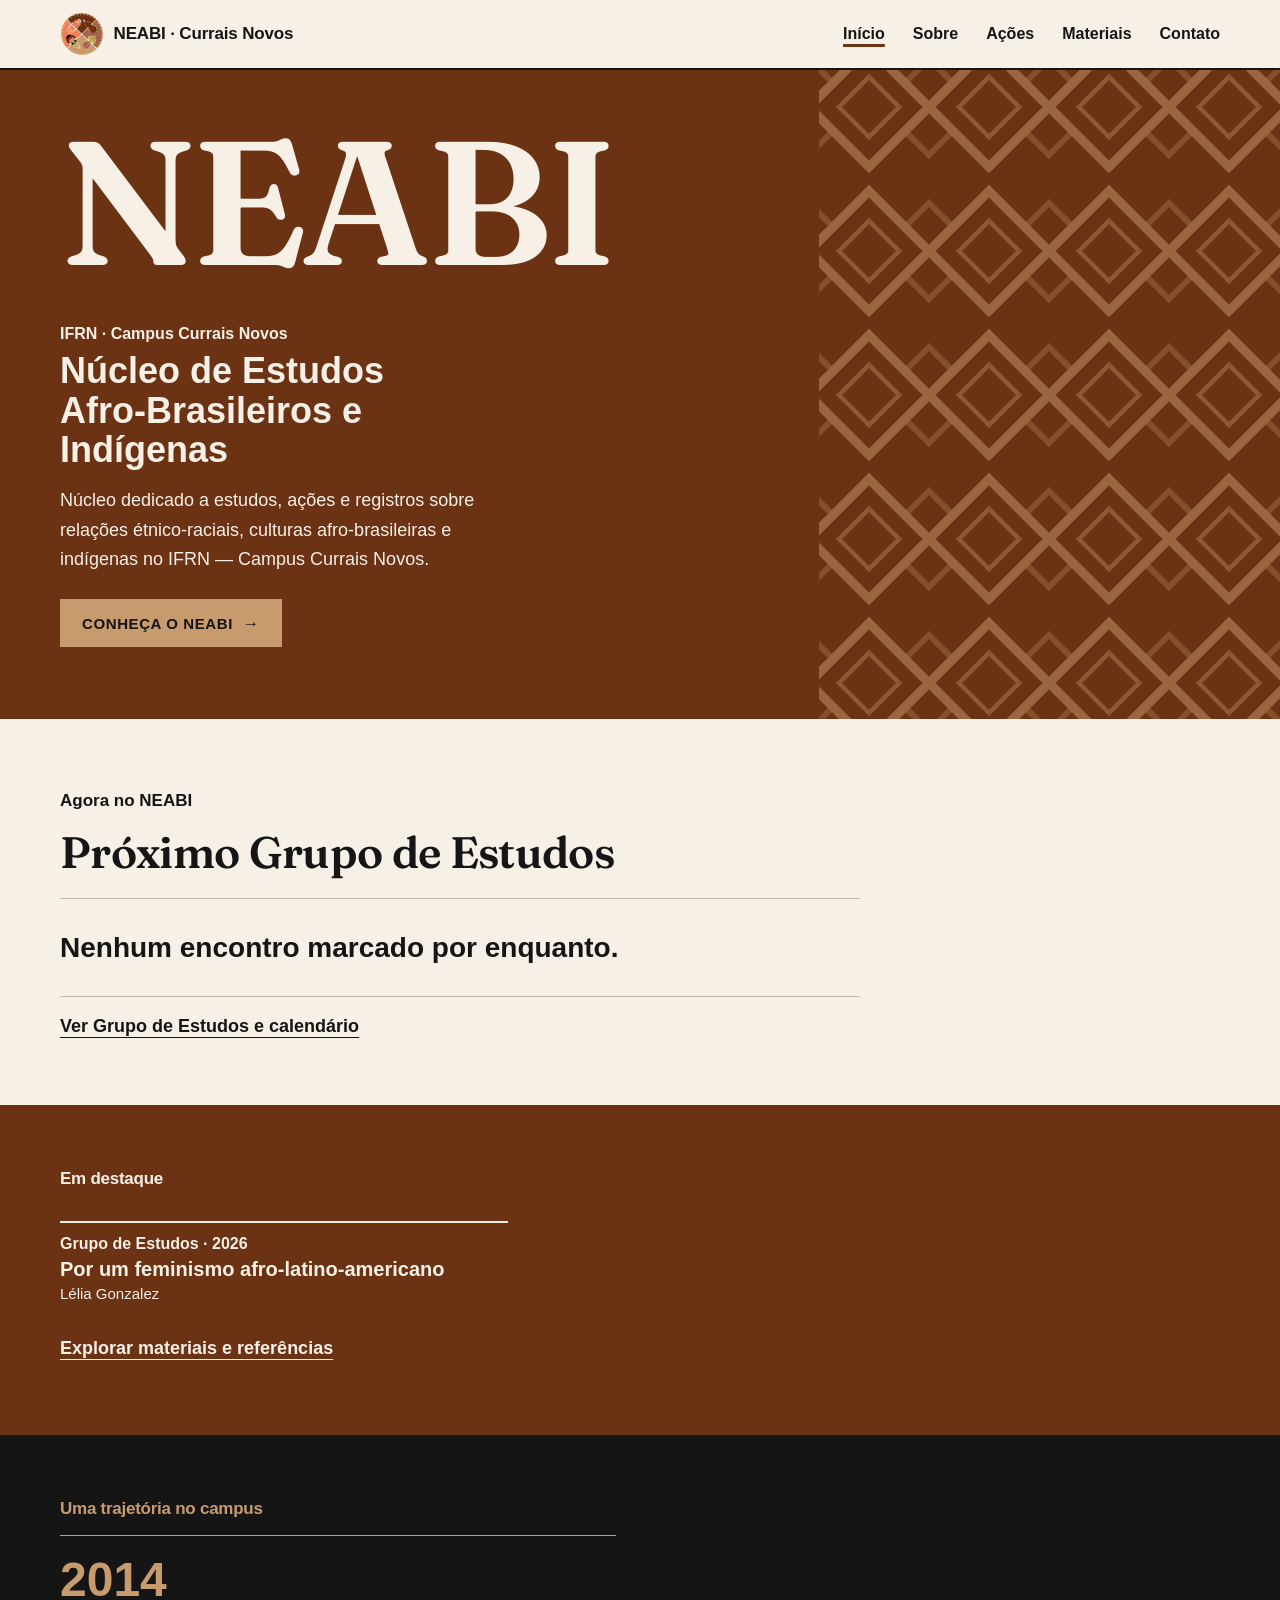
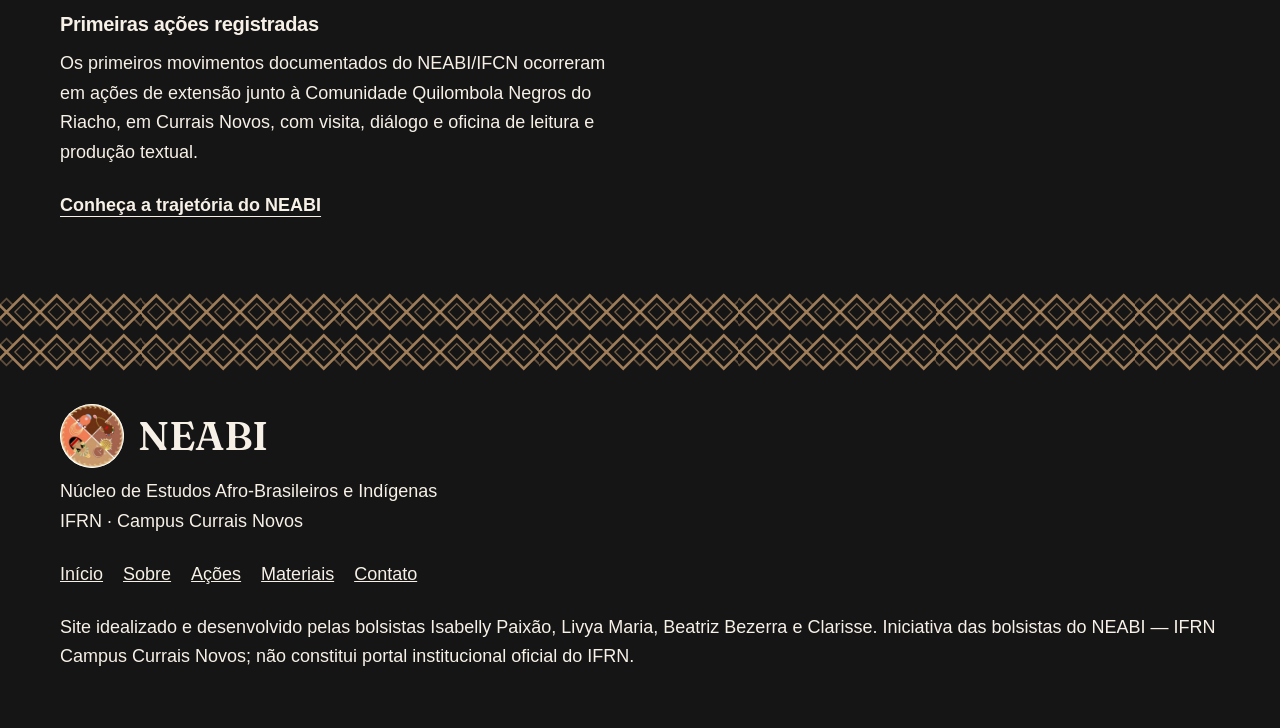
<file: index.html>
<!DOCTYPE html>

<html lang="pt-BR">
<head>
<meta charset="utf-8"/>
<meta content="width=device-width, initial-scale=1, viewport-fit=cover" name="viewport"/>
<title>NEABI · Currais Novos — IFRN</title>
<meta content="NEABI — Núcleo de Estudos Afro-Brasileiros e Indígenas do IFRN, Campus Currais Novos." name="description"/>
<link href="css/base.css" rel="stylesheet"/>
<link href="css/layout.css" rel="stylesheet"/>
<link href="css/components.css" rel="stylesheet"/>
<link href="css/home.css" rel="stylesheet"/>
<link href="css/movimento.css" rel="stylesheet"/>
</head>
<body>
<a class="pular" href="#conteudo">Pular para o conteúdo</a>
<!-- ===== Cabeçalho e navegação (igual em todas as páginas) ===== -->
<header class="cabecalho">
<div class="container cabecalho__linha">
<a class="marca" href="index.html">
<img alt="" aria-hidden="true" class="marca__logo" height="40" src="img/logo-neabi-simbolo.png" width="40"/>
<span class="marca__texto">NEABI <span>· Currais Novos</span></span>
</a>
<nav aria-label="Menu principal" class="menu" id="menu-principal">
<ul>
<li class="so-celular">
<a aria-current="page" href="index.html">Início</a>
</li>
<li><a href="sobre.html">Sobre</a></li>
<li><a href="acoes-agenda.html">Ações</a></li>
<li><a href="materiais.html">Materiais</a></li>
<li><a href="contato.html">Contato</a></li>
</ul>
</nav>
</div>
</header>
<main id="conteudo">
<!-- Hero: a estampa é uma faixa que a sigla atravessa -->
<section aria-labelledby="t-hero" class="hero">
<div aria-hidden="true" class="estampa hero__estampa"></div>
<div class="container hero__conteudo">
<h1 class="hero__sigla" id="t-hero">NEABI</h1>
<div class="hero__corpo">
<p class="hero__local">IFRN · Campus Currais Novos</p>
<p class="hero__nome">
              Núcleo de Estudos Afro-Brasileiros e Indígenas
            </p>
<p class="hero__texto" data-texto="apresentacaoCurta"></p>
<div class="botoes">
<a class="botao botao--ocre botao--seta" href="sobre.html">Conheça o NEABI</a>
</div>
</div>
</div>
</section>
<!-- O que está acontecendo: próximo Grupo de Estudos (dados/grupo-estudos.js) e aviso recente (dados/avisos.js) -->
<section aria-labelledby="t-agora" class="agora">
<div class="container">
<p class="rotulo">Agora no NEABI</p>
<h2 class="agora__cabecalho" id="t-agora">Próximo Grupo de Estudos</h2>
<article class="agora__item agora__item--unico">
<p class="agora__data" data-proximo-grupo="data"><span class="ph">[DD/MM]</span></p>
<p class="agora__titulo" data-proximo-grupo="titulo"><span class="ph">[TÍTULO DO ENCONTRO]</span></p>
<p class="agora__detalhe" data-proximo-grupo="detalhe"><span class="ph">[HORÁRIO · LOCAL]</span></p>
</article>
<a class="link-texto" href="acoes-agenda.html#calendario">Ver Grupo de Estudos e calendário</a>
<noscript><p>Para ver o próximo encontro, ative o JavaScript do navegador.</p></noscript>
</div>
</section>
<!-- Sobre o NEABI (prévia) -->
<!-- Nossa história (prévia: 1 marco + 1 foto; a linha do tempo completa fica em Sobre) -->
<section aria-labelledby="t-materiais" class="secao secao--compacta materiais">
<div class="container">
<h2 class="rotulo" id="t-materiais">Em destaque</h2>
<div class="destaques-home" data-previa-materiais=""></div>
<a class="link-texto" href="materiais.html">Explorar materiais e referências</a>
</div>
</section><section aria-labelledby="t-historia" class="secao secao--compacta historia">
<div class="container">
<h2 class="rotulo" id="t-historia">Uma trajetória no campus</h2>
<div class="historia__previa">
<ol class="marcos" data-marcos="previa"></ol>
<figure class="historia__foto" data-marco-foto=""></figure>
</div>
<a class="link-texto" href="sobre.html#trajetoria">Conheça a trajetória do NEABI</a>
</div>
</section>
<!-- Transição: faixa reservada para a estampa -->
<div aria-hidden="true" class="estampa estampa--faixa"></div>
<!-- O que o NEABI faz (lista editorial; os links filtram a agenda por categoria) -->
<!-- Materiais e Conheça (prévia: indicação do mês + 1 personalidade; dados/materiais.js e dados/personalidades.js) -->

<!-- Apoio (destaque em ocre; sem formulário nem relatos) -->
</main>
<!-- ===== Rodapé (igual em todas as páginas) ===== -->
<footer class="rodape">
<div aria-hidden="true" class="estampa estampa--faixa"></div>
<div class="container">
<div class="rodape__marca">
<img alt="" aria-hidden="true" class="rodape__logo" height="72" src="img/logo-neabi-simbolo.png" width="72"/>
<p class="rodape__sigla">NEABI</p>
</div>
<p>
          Núcleo de Estudos Afro-Brasileiros e Indígenas<br/>IFRN · Campus
          Currais Novos
        </p>
<ul>
<li><a href="index.html">Início</a></li>
<li><a href="sobre.html">Sobre</a></li>
<li><a href="acoes-agenda.html">Ações</a></li>
<li><a href="materiais.html">Materiais</a></li>
<li><a href="contato.html">Contato</a></li>
</ul>
<!-- Créditos e aviso de autoria do site: dados/instituicao.js (creditosBolsistas). -->
<p data-texto="creditosBolsistas"></p>
</div>
</footer>
<!-- ===== Scripts: utilitários e dados primeiro; menu e movimento por último ===== -->
<script src="js/utilitarios.js"></script>
<script src="dados/instituicao.js"></script>
<script src="dados/grupo-estudos.js"></script>
<script src="dados/materiais.js"></script>
<script src="js/instituicao.js"></script>
<script src="js/proximo-grupo-estudos.js"></script>
<script src="js/inicio.js"></script>
<script src="js/menu.js"></script>
<script src="js/movimento.js"></script>
</body>
</html>
</file>
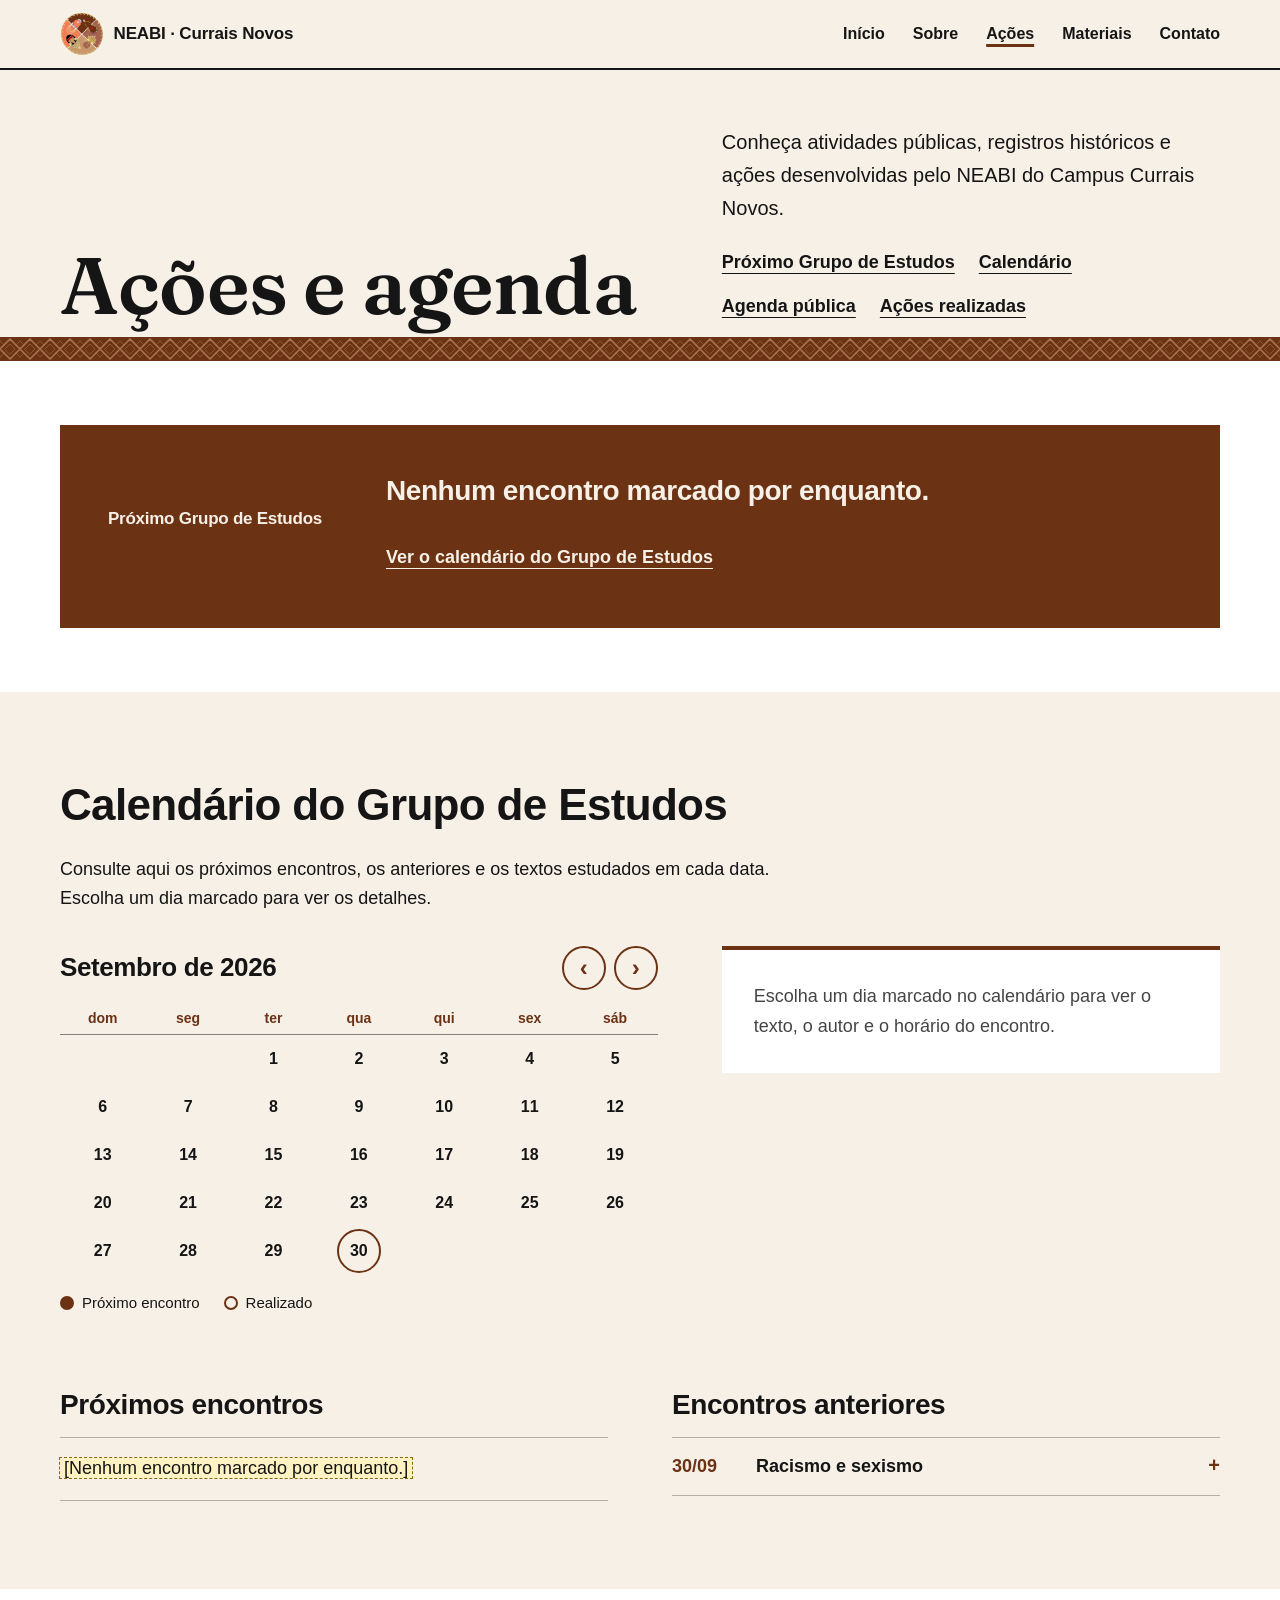
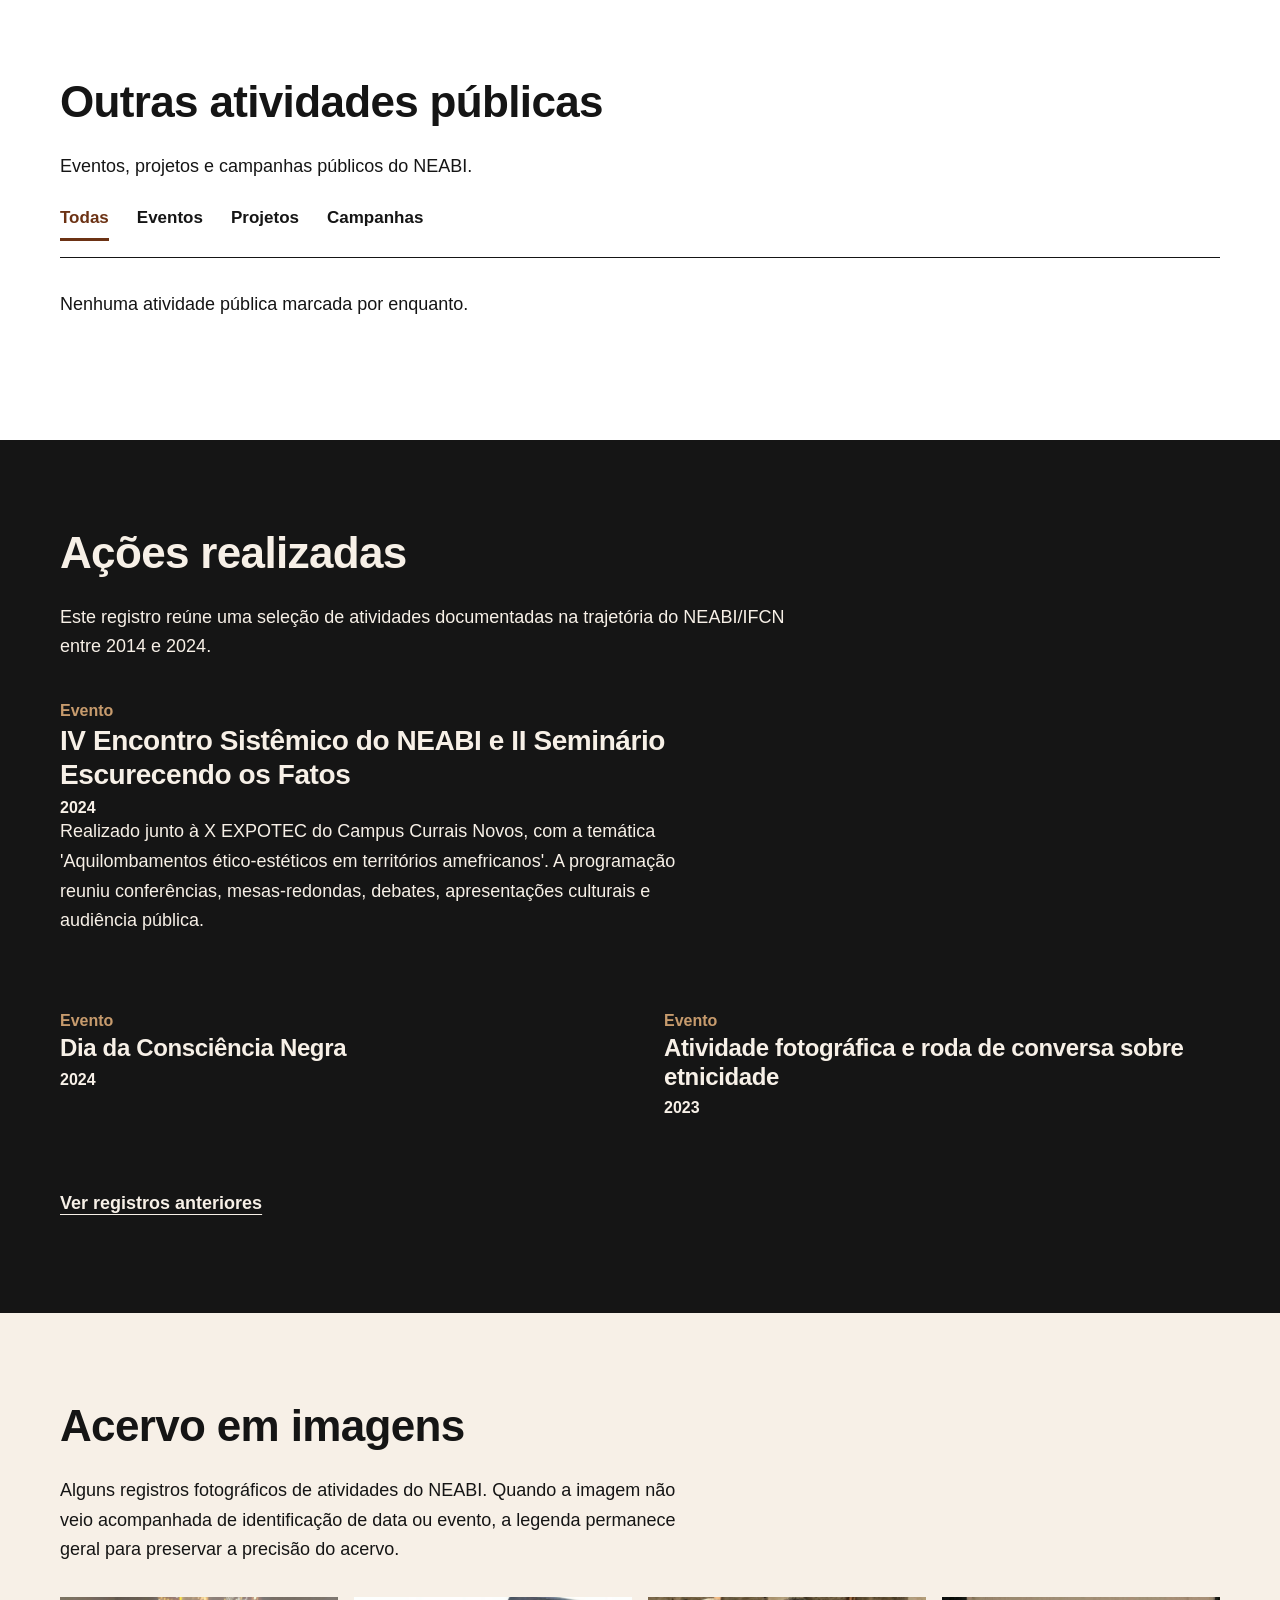
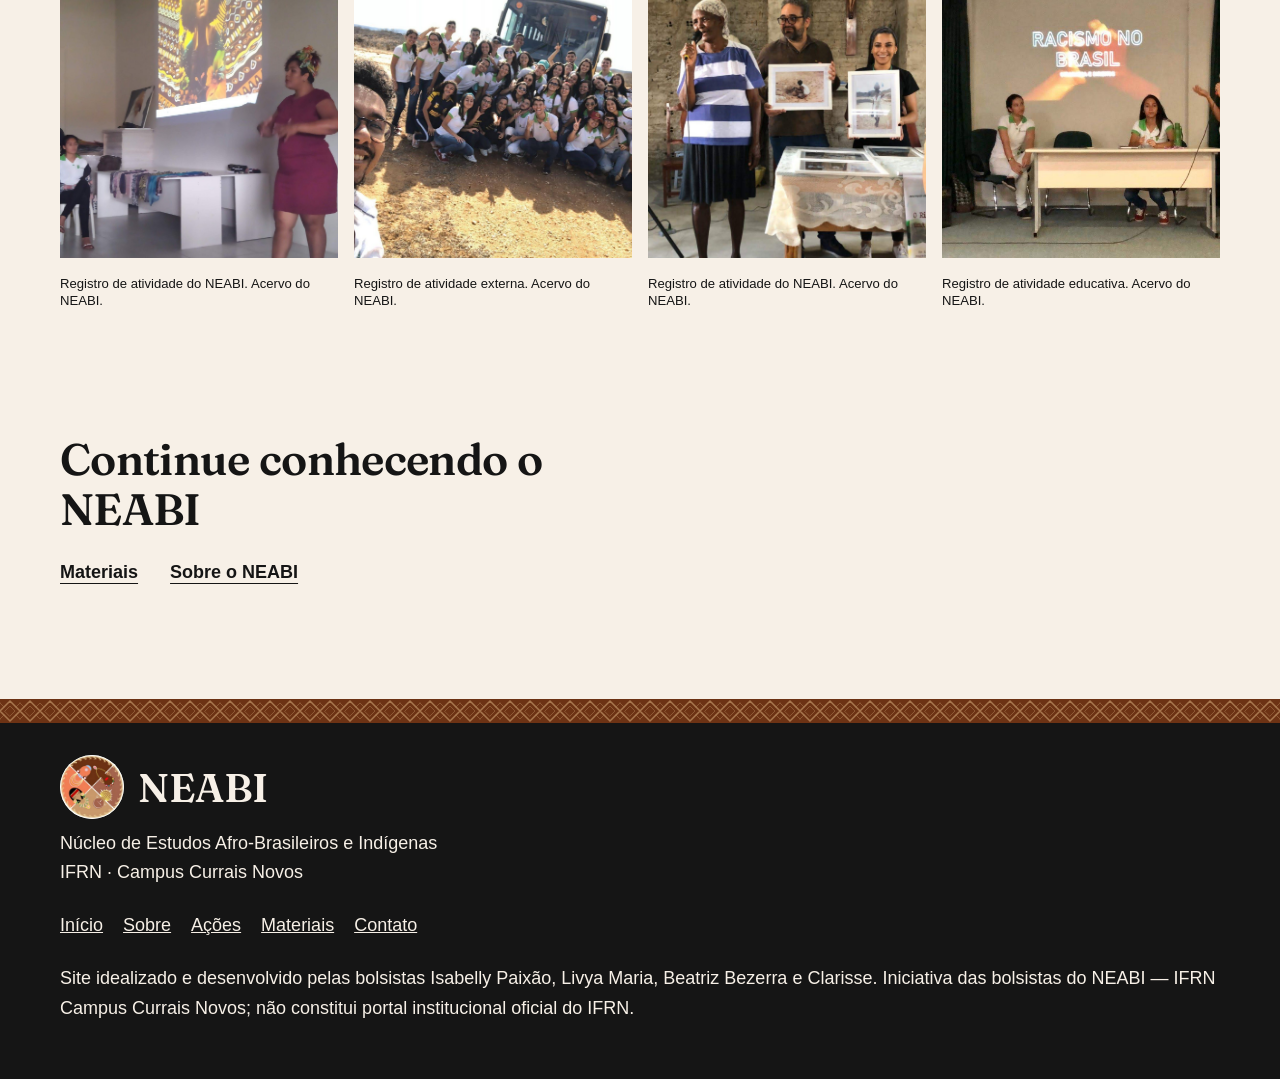
<file: acoes-agenda.html>
<!DOCTYPE html>

<html lang="pt-BR">
<head>
<meta charset="utf-8"/>
<meta content="width=device-width, initial-scale=1, viewport-fit=cover" name="viewport"/>
<title>Ações e agenda — NEABI · Currais Novos</title>
<meta content="NEABI — Núcleo de Estudos Afro-Brasileiros e Indígenas do IFRN, Campus Currais Novos." name="description"/>
<link href="css/base.css" rel="stylesheet"/>
<link href="css/layout.css" rel="stylesheet"/>
<link href="css/components.css" rel="stylesheet"/>
<link href="css/acoes-agenda.css" rel="stylesheet"/>
<link href="css/movimento.css" rel="stylesheet"/>
</head>
<body>
<a class="pular" href="#conteudo">Pular para o conteúdo</a>
<!-- ===== Cabeçalho e navegação (igual em todas as páginas) ===== -->
<header class="cabecalho">
<div class="container cabecalho__linha">
<a class="marca" href="index.html">
<img alt="" aria-hidden="true" class="marca__logo" height="40" src="img/logo-neabi-simbolo.png" width="40"/>
<span class="marca__texto">NEABI <span>· Currais Novos</span></span>
</a>
<nav aria-label="Menu principal" class="menu" id="menu-principal">
<ul>
<li class="so-celular"><a href="index.html">Início</a></li>
<li><a href="sobre.html">Sobre</a></li>
<li><a aria-current="page" href="acoes-agenda.html">Ações</a></li>
<li><a href="materiais.html">Materiais</a></li>
<li><a href="contato.html">Contato</a></li>
</ul>
</nav>
</div>
</header>
<main id="conteudo">
<!-- Abertura: título à esquerda, introdução e atalhos à direita, faixa de estampa na base -->
<section aria-labelledby="ac-titulo" class="acoes-abertura">
<div class="container acoes-abertura__grade">
<h1 class="acoes-titulo" id="ac-titulo">Ações e agenda</h1>
<div class="acoes-abertura__resto">
<p class="acoes-abertura__intro" data-texto="introducaoAcoes"></p>
<p class="acoes-atalhos"><a class="link-texto" href="#proximo">Próximo Grupo de Estudos</a><a class="link-texto" href="#calendario">Calendário</a><a class="link-texto" href="#outras">Agenda pública</a><a class="link-texto" href="#realizadas">Ações realizadas</a></p>
</div>
</div>
<div aria-hidden="true" class="estampa estampa--detalhe"></div>
</section>
<!-- Próximo Grupo de Estudos: destaque curto.
         Dados de dados/grupo-estudos.js, preenchidos por js/proximo-grupo-estudos.js. -->
<section aria-labelledby="ac-proximo" class="secao proximo" id="proximo">
<div class="container">
<div class="grupo">
<div>
<h2 class="grupo__rotulo" id="ac-proximo">
                Próximo Grupo de Estudos
              </h2>
<p class="grupo__data">
<span class="grupo__dia" data-proximo-grupo="dia"><span class="ph">[DD]</span></span><span class="grupo__mes" data-proximo-grupo="mes"><span class="ph">[MÊS]</span></span>
</p>
</div>
<div>
<h3 class="grupo__titulo" data-proximo-grupo="titulo">
<span class="ph">[TEMA A SER DEFINIDO]</span>
</h3>
<p class="grupo__detalhe" data-proximo-grupo="detalhe">
<span class="ph">[HORÁRIO · LOCAL]</span>
</p>
<p class="grupo__linha" data-oculta-sem-valor="">
<span class="grupo__linha-rotulo">Texto: </span><span data-proximo-grupo="texto"><span class="ph">[TEXTO A SER DEFINIDO]</span></span>
</p>
<p class="grupo__linha" data-oculta-sem-valor="">
<span class="grupo__linha-rotulo">Autor(a): </span><span data-proximo-grupo="autor"><span class="ph">[AUTOR(A)]</span></span>
</p>
<a class="link-texto" href="#calendario">Ver o calendário do Grupo de Estudos</a>
</div>
</div>
</div>
</section>
<!-- Calendário do Grupo de Estudos: parte específica do Grupo (não substitui a agenda pública).
         Calendário, painel e listas são montados por js/calendario-grupo-estudos.js a partir de dados/grupo-estudos.js. -->
<section aria-labelledby="cal-titulo" class="secao calendario" id="calendario">
<div class="container">
<h2 class="titulo-secao" id="cal-titulo">
            Calendário do Grupo de Estudos
          </h2>
<p class="calendario__intro">
            Consulte aqui os próximos encontros, os anteriores e os textos
            estudados em cada data. Escolha um dia marcado para ver os detalhes.
          </p>
<noscript><p>
              Para ver o calendário, ative o JavaScript do navegador.
            </p></noscript>
<div class="calendario__grade" id="calendario-grupo">
<div>
<div class="calendario__topo">
<h3 aria-live="polite" class="calendario__mes" id="calendario-mes"></h3>
<div class="calendario__navegacao">
<button aria-label="Mês anterior" class="calendario__botao" id="calendario-anterior" type="button">
                    ‹
                  </button>
<button aria-label="Próximo mês" class="calendario__botao" id="calendario-seguinte" type="button">
                    ›
                  </button>
</div>
</div>
<table aria-labelledby="calendario-mes" class="calendario__tabela">
<thead>
<tr>
<th scope="col">
<span aria-hidden="true">dom</span><span class="so-leitor">domingo</span>
</th>
<th scope="col">
<span aria-hidden="true">seg</span><span class="so-leitor">segunda-feira</span>
</th>
<th scope="col">
<span aria-hidden="true">ter</span><span class="so-leitor">terça-feira</span>
</th>
<th scope="col">
<span aria-hidden="true">qua</span><span class="so-leitor">quarta-feira</span>
</th>
<th scope="col">
<span aria-hidden="true">qui</span><span class="so-leitor">quinta-feira</span>
</th>
<th scope="col">
<span aria-hidden="true">sex</span><span class="so-leitor">sexta-feira</span>
</th>
<th scope="col">
<span aria-hidden="true">sáb</span><span class="so-leitor">sábado</span>
</th>
</tr>
</thead>
<tbody id="calendario-corpo"></tbody>
</table>
<ul aria-label="Legenda" class="calendario__legenda">
<li>
<span aria-hidden="true" class="legenda__marca legenda__marca--proximo"></span>Próximo encontro
                </li>
<li>
<span aria-hidden="true" class="legenda__marca legenda__marca--realizado"></span>Realizado
                </li>
</ul>
</div>
<div aria-label="Detalhes do encontro" aria-live="polite" class="calendario__painel" id="calendario-detalhes"></div>
</div>
<!-- Listas simples: no celular evitam depender do calendário mensal -->
<div class="calendario__listas">
<div>
<h3 class="calendario__subtitulo">Próximos encontros</h3>
<ul class="lista-encontros" id="calendario-proximos"></ul>
</div>
<div>
<h3 class="calendario__subtitulo">Encontros anteriores</h3>
<ul class="lista-encontros" id="calendario-anteriores"></ul>
</div>
</div>
</div>
</section>
<!-- Outras atividades públicas: eventos, projetos e campanhas (dados/agenda.js, js/agenda-publica.js).
         O Grupo de Estudos fica no calendário acima. Não existe categoria "Reunião". -->
<section aria-labelledby="ac-outras" class="secao outras" id="outras">
<div class="container">
<h2 class="titulo-secao" id="ac-outras">
            Outras atividades públicas
          </h2>
<p class="outras__intro">
            Eventos, projetos e campanhas públicos do NEABI.
          </p>
<div class="agenda__cabeca">
<div aria-label="Filtrar atividades por categoria" class="filtros" role="group">
<button aria-pressed="true" class="filtro" data-filtro-agenda="todas" type="button">
                Todas
              </button>
<button aria-pressed="false" class="filtro" data-filtro-agenda="evento" type="button">
                Eventos
              </button>
<button aria-pressed="false" class="filtro" data-filtro-agenda="projeto" type="button">
                Projetos
              </button>
<button aria-pressed="false" class="filtro" data-filtro-agenda="campanha" type="button">
                Campanhas
              </button>
</div>
</div>
<ul class="agenda__lista" id="agenda-lista"></ul>
<p class="agenda__vazio" hidden="" id="agenda-vazio" role="status"></p>
</div>
</section>
<!-- Ações realizadas: registro do que o NEABI já fez (dados/acoes-realizadas.js, js/acoes-realizadas.js) -->
<section aria-labelledby="ac-realizadas" class="secao realizadas" id="realizadas">
<div class="container" data-revela="">
<h2 class="titulo-secao" id="ac-realizadas">Ações realizadas</h2>
<p class="realizadas__intro" data-texto="introducaoAcoesRealizadas"></p>
<div id="acoes-realizadas-lista"></div>
</div>
</section>
<!-- Acervo em imagens: registros recebidos da coordenação, sem atribuição de data quando não identificada -->
<section aria-labelledby="acervo-titulo" class="secao acervo-imagens" id="acervo">
<div class="container">
<div class="secao-cabeca">
<h2 class="titulo-secao" id="acervo-titulo">Acervo em imagens</h2>
<p class="secao-cabeca__intro">Alguns registros fotográficos de atividades do NEABI. Quando a imagem não veio acompanhada de identificação de data ou evento, a legenda permanece geral para preservar a precisão do acervo.</p>
</div>
<div class="galeria" id="acervo-galeria"></div>
</div>
</section>
<!-- Encerramento: só texto e dois links -->
<section aria-labelledby="ac-encerramento" class="secao encerramento">
<div class="container">
<h2 id="ac-encerramento">Continue conhecendo o NEABI</h2>
<p class="encerramento__links">
<a class="link-texto" href="materiais.html">Materiais</a>
<a class="link-texto" href="sobre.html">Sobre o NEABI</a>
</p>
</div>
</section>
</main>
<!-- ===== Rodapé (igual em todas as páginas) ===== -->
<footer class="rodape">
<div aria-hidden="true" class="estampa estampa--detalhe"></div>
<div class="container">
<div class="rodape__marca">
<img alt="" aria-hidden="true" class="rodape__logo" height="72" src="img/logo-neabi-simbolo.png" width="72"/>
<p class="rodape__sigla">NEABI</p>
</div>
<p>
          Núcleo de Estudos Afro-Brasileiros e Indígenas<br/>IFRN · Campus
          Currais Novos
        </p>
<ul>
<li><a href="index.html">Início</a></li>
<li><a href="sobre.html">Sobre</a></li>
<li><a href="acoes-agenda.html">Ações</a></li>
<li><a href="materiais.html">Materiais</a></li>
<li><a href="contato.html">Contato</a></li>
</ul>
<!-- Créditos e aviso de autoria do site: dados/instituicao.js (creditosBolsistas). -->
<p data-texto="creditosBolsistas"></p>
</div>
</footer>
<!-- ===== Scripts: utilitários e dados primeiro; menu e movimento por último ===== -->
<script src="js/utilitarios.js"></script>
<script src="dados/instituicao.js"></script>
<script src="dados/grupo-estudos.js"></script>
<script src="dados/agenda.js"></script>
<script src="dados/acoes-realizadas.js"></script>
<script src="dados/galerias.js"></script>
<script src="js/instituicao.js"></script>
<script src="js/proximo-grupo-estudos.js"></script>
<script src="js/calendario-grupo-estudos.js"></script>
<script src="js/agenda-publica.js"></script>
<script src="js/acoes-realizadas.js"></script>
<script src="js/galerias.js"></script>
<script src="js/menu.js"></script>
<script src="js/movimento.js"></script>
</body>
</html>
</file>
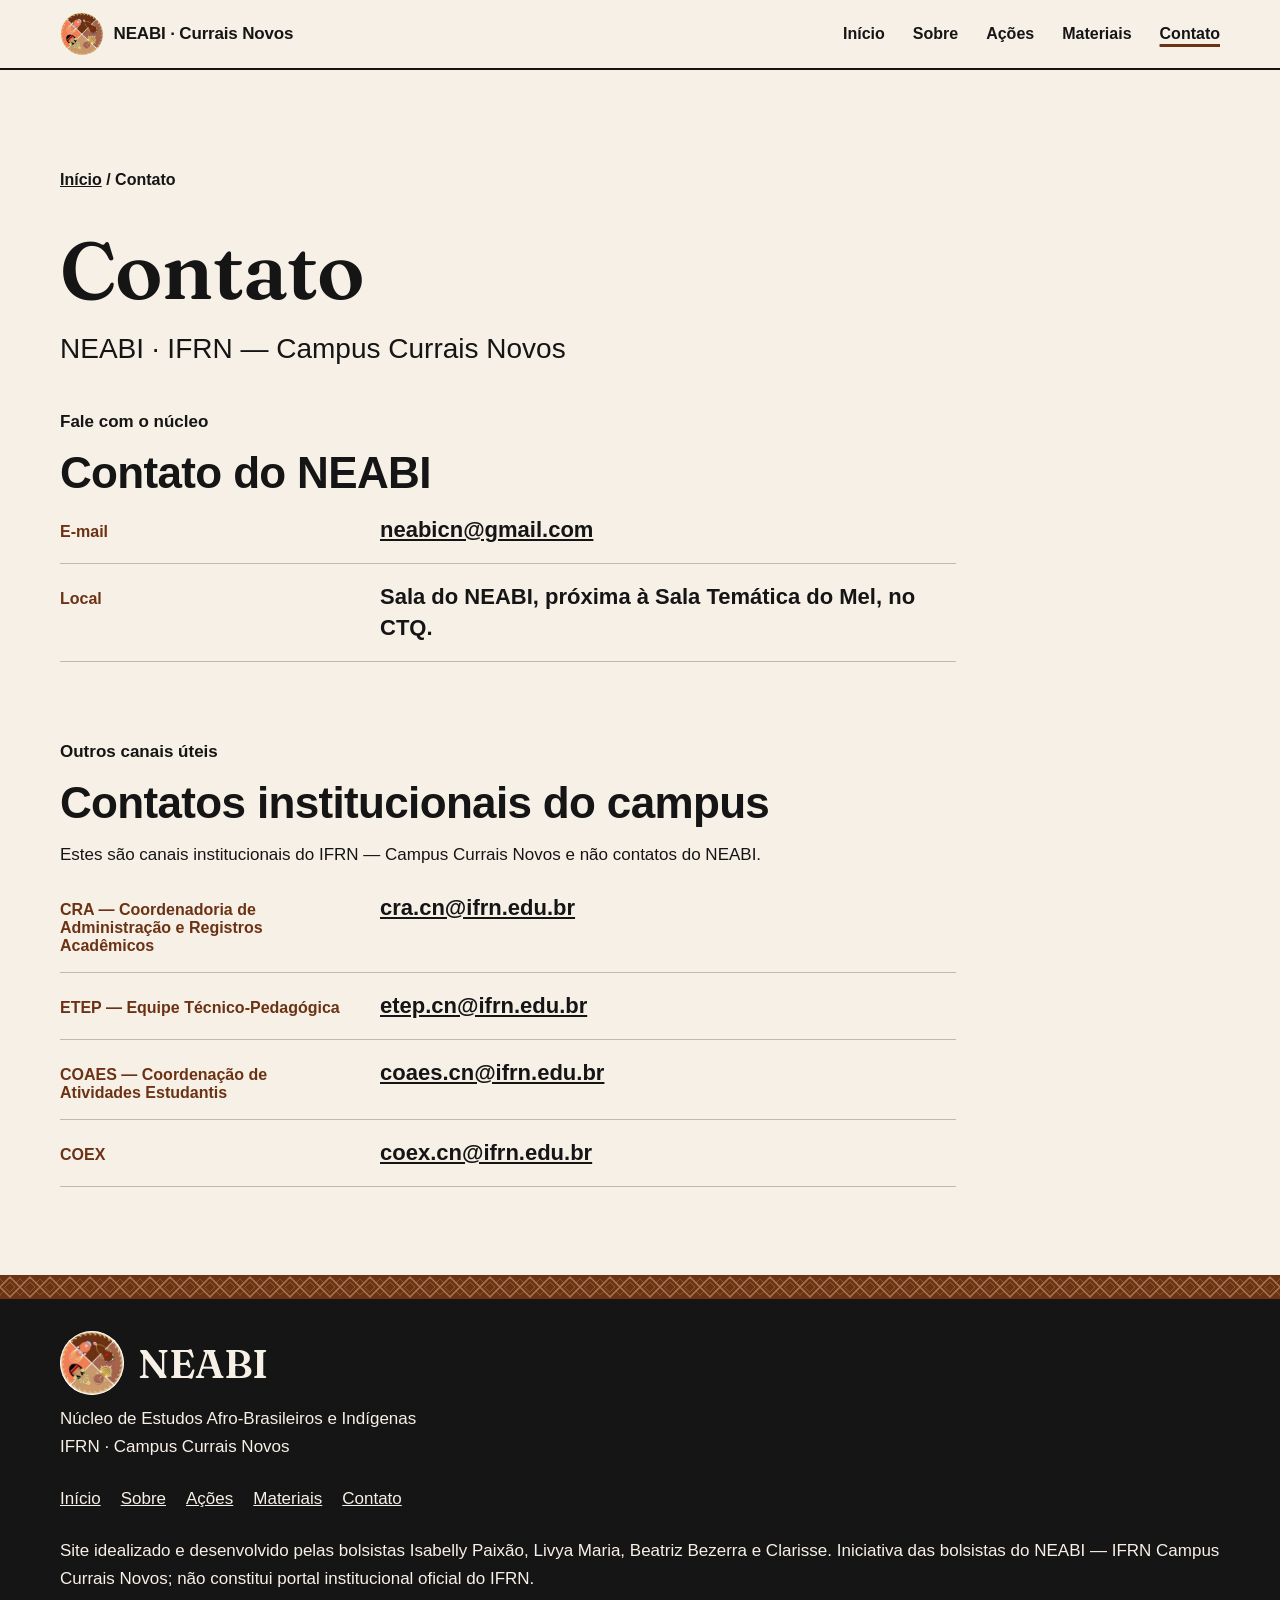
<file: contato.html>
<!DOCTYPE html>

<html lang="pt-BR">
<head>
<meta charset="utf-8"/>
<meta content="width=device-width, initial-scale=1, viewport-fit=cover" name="viewport"/>
<title>Contato — NEABI · Currais Novos</title>
<meta content="NEABI — Núcleo de Estudos Afro-Brasileiros e Indígenas do IFRN, Campus Currais Novos." name="description"/>
<link href="css/base.css" rel="stylesheet"/>
<link href="css/layout.css" rel="stylesheet"/>
<link href="css/components.css" rel="stylesheet"/>
<link href="css/contato.css" rel="stylesheet"/>
<link href="css/movimento.css" rel="stylesheet"/>
</head>
<body>
<a class="pular" href="#conteudo">Pular para o conteúdo</a>
<!-- ===== Cabeçalho e navegação (igual em todas as páginas) ===== -->
<header class="cabecalho">
<div class="container cabecalho__linha">
<a class="marca" href="index.html">
<img alt="" aria-hidden="true" class="marca__logo" height="40" src="img/logo-neabi-simbolo.png" width="40"/>
<span class="marca__texto">NEABI <span>· Currais Novos</span></span>
</a>
<nav aria-label="Menu principal" class="menu" id="menu-principal">
<ul>
<li class="so-celular"><a href="index.html">Início</a></li>
<li><a href="sobre.html">Sobre</a></li>
<li><a href="acoes-agenda.html">Ações</a></li>
<li><a href="materiais.html">Materiais</a></li>
<li><a aria-current="page" href="contato.html">Contato</a></li>
</ul>
</nav>
</div>
</header>
<main id="conteudo">
<section aria-labelledby="ct-titulo" class="secao contato">
  <div class="container">
    <p class="abertura__trilha"><a href="index.html">Início</a> / Contato</p>
    <h1 class="contato__titulo" id="ct-titulo">Contato</h1>
    <p class="contato__campus">NEABI · IFRN — Campus Currais Novos</p>

    <div class="contato__bloco">
      <p class="rotulo">Fale com o núcleo</p>
      <h2 class="titulo-secao contato__subtitulo">Contato do NEABI</h2>
      <dl class="dados">
        <div class="dados__linha">
          <dt>E-mail</dt>
          <dd data-contato="email"></dd>
        </div>
        <div class="dados__linha">
          <dt>Local</dt>
          <dd data-contato="localizacaoNoCampus"></dd>
        </div>
      </dl>
    </div>

    <div class="contato__bloco contato__bloco--campus">
      <p class="rotulo">Outros canais úteis</p>
      <h2 class="titulo-secao contato__subtitulo">Contatos institucionais do campus</h2>
      <p class="contato__explicacao">Estes são canais institucionais do IFRN — Campus Currais Novos e não contatos do NEABI.</p>
      <dl class="dados" data-contatos-institucionais></dl>
    </div>

    <noscript><p>Para ver os contatos, ative o JavaScript do navegador.</p></noscript>
  </div>
</section>
</main>
<!-- ===== Rodapé (igual em todas as páginas) ===== -->
<footer class="rodape">
<div aria-hidden="true" class="estampa estampa--detalhe"></div>
<div class="container">
<div class="rodape__marca">
<img alt="" aria-hidden="true" class="rodape__logo" height="72" src="img/logo-neabi-simbolo.png" width="72"/>
<p class="rodape__sigla">NEABI</p>
</div>
<p>
          Núcleo de Estudos Afro-Brasileiros e Indígenas<br/>IFRN · Campus
          Currais Novos
        </p>
<ul>
<li><a href="index.html">Início</a></li>
<li><a href="sobre.html">Sobre</a></li>
<li><a href="acoes-agenda.html">Ações</a></li>
<li><a href="materiais.html">Materiais</a></li>
<li><a href="contato.html">Contato</a></li>
</ul>
<!-- Créditos e aviso de autoria do site: dados/instituicao.js (creditosBolsistas). -->
<p data-texto="creditosBolsistas"></p>
</div>
</footer>
<!-- ===== Scripts: utilitários e dados primeiro; menu e movimento por último ===== -->
<script src="js/utilitarios.js"></script>
<script src="dados/instituicao.js"></script>
<script src="dados/contatos.js"></script>
<script src="js/instituicao.js"></script>
<script src="js/contatos.js"></script>
<script src="js/menu.js"></script>
<script src="js/movimento.js"></script>
</body>
</html>
</file>
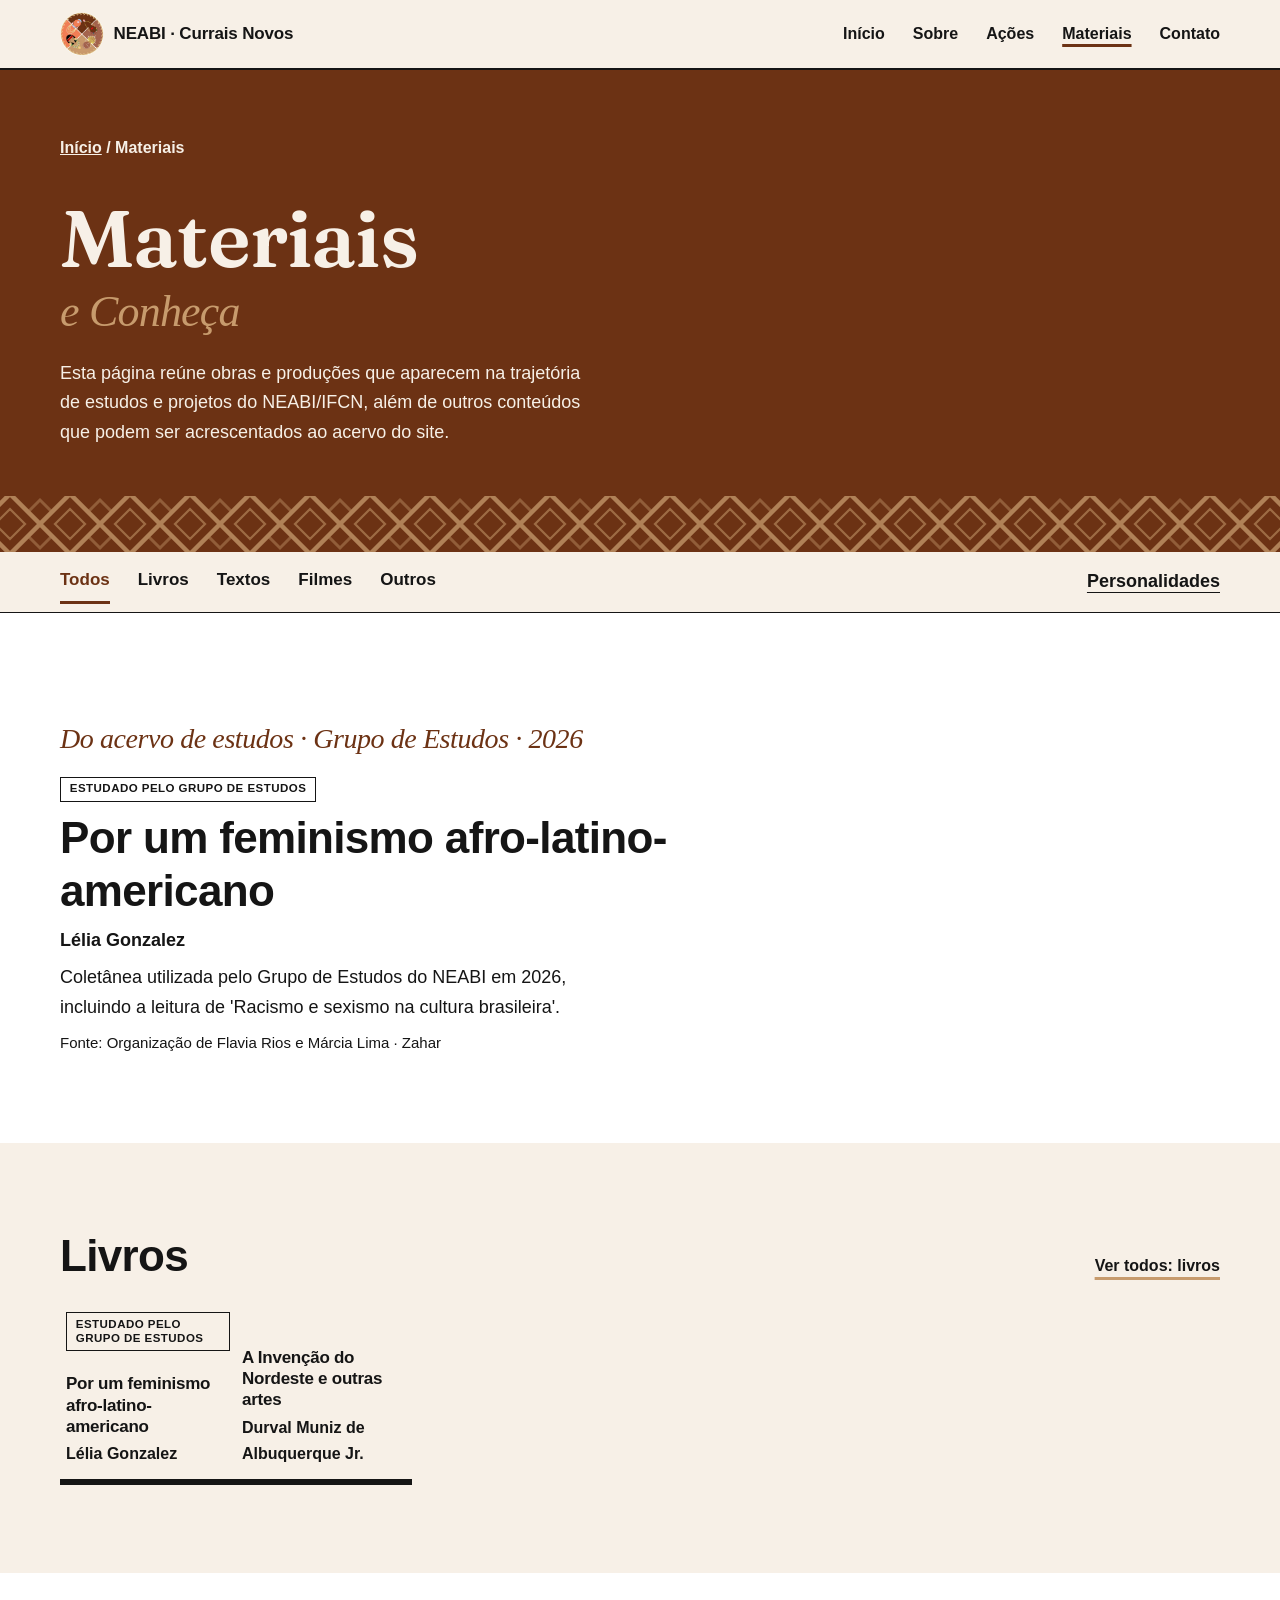
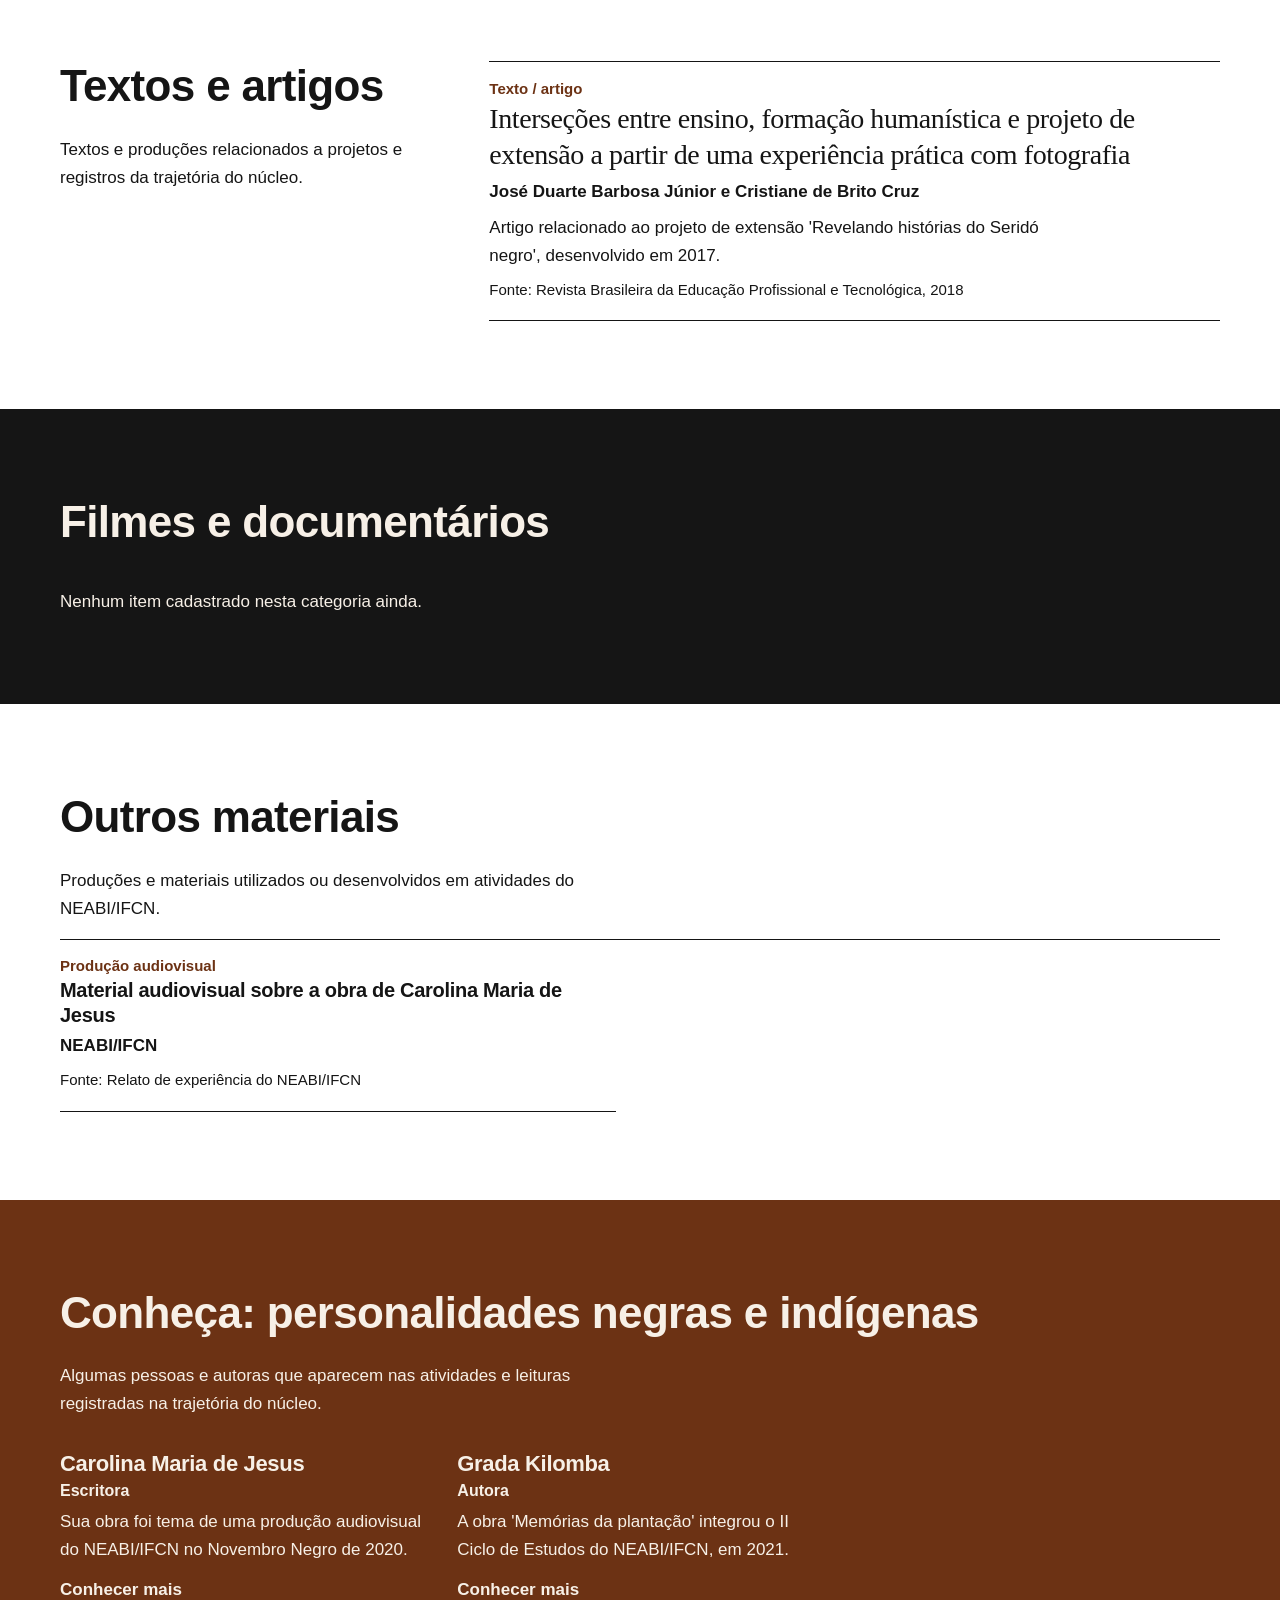
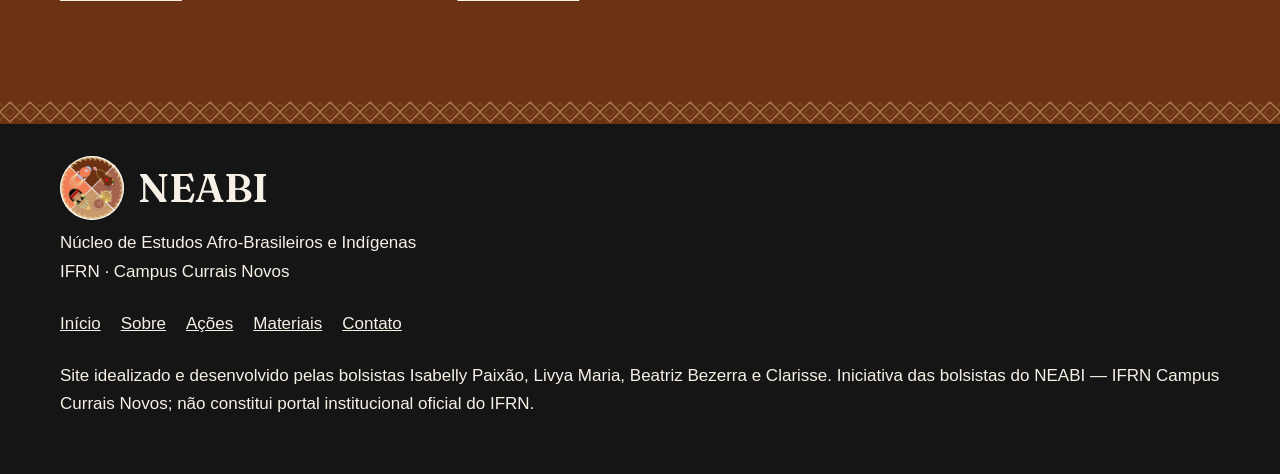
<file: materiais.html>
<!DOCTYPE html>

<html lang="pt-BR">
<head>
<meta charset="utf-8"/>
<meta content="width=device-width, initial-scale=1, viewport-fit=cover" name="viewport"/>
<title>Materiais e Conheça — NEABI · Currais Novos</title>
<meta content="NEABI — Núcleo de Estudos Afro-Brasileiros e Indígenas do IFRN, Campus Currais Novos." name="description"/>
<link href="css/base.css" rel="stylesheet"/>
<link href="css/layout.css" rel="stylesheet"/>
<link href="css/components.css" rel="stylesheet"/>
<link href="css/materiais.css" rel="stylesheet"/>
<link href="css/movimento.css" rel="stylesheet"/>
</head>
<body>
<a class="pular" href="#conteudo">Pular para o conteúdo</a>
<!-- ===== Cabeçalho e navegação (igual em todas as páginas) ===== -->
<header class="cabecalho">
<div class="container cabecalho__linha">
<a class="marca" href="index.html">
<img alt="" aria-hidden="true" class="marca__logo" height="40" src="img/logo-neabi-simbolo.png" width="40"/>
<span class="marca__texto">NEABI <span>· Currais Novos</span></span>
</a>
<nav aria-label="Menu principal" class="menu" id="menu-principal">
<ul>
<li class="so-celular"><a href="index.html">Início</a></li>
<li><a href="sobre.html">Sobre</a></li>
<li><a href="acoes-agenda.html">Ações</a></li>
<li><a aria-current="page" href="materiais.html">Materiais</a></li>
<li><a href="contato.html">Contato</a></li>
</ul>
</nav>
</div>
</header>
<main id="conteudo">
<!-- Abertura: bloco vinho; a estampa é a faixa da base -->
<section aria-labelledby="mat-titulo" class="mat-topo">
<div class="container">
<p class="abertura__trilha">
<a href="index.html">Início</a> / Materiais
          </p>
<h1 class="mat-topo__titulo" id="mat-titulo">
<span class="mat-topo__grande">Materiais</span><span class="mat-topo__pequeno">e Conheça</span>
</h1>
<div class="mat-topo__resto">
<p class="mat-topo__intro" data-texto="introducaoMateriais"></p>
</div>
</div>
<div aria-hidden="true" class="estampa mat-topo__estampa"></div>
</section>
<!-- Filtro por tipo (também aceita ?tipo=livros vindo da Home). "Conheça" não é filtrado. -->
<div class="mat-barra">
<div class="container mat-barra__linha">
<div aria-label="Filtrar materiais por tipo" class="filtros" role="group"><button aria-pressed="true" class="filtro" data-filtro-material="todos" type="button">
              Todos
            </button><button aria-pressed="false" class="filtro" data-filtro-material="livros" type="button">
              Livros
            </button><button aria-pressed="false" class="filtro" data-filtro-material="textos" type="button">
              Textos
            </button><button aria-pressed="false" class="filtro" data-filtro-material="filmes" type="button">
              Filmes
            </button><button aria-pressed="false" class="filtro" data-filtro-material="outros" type="button">
              Outros
            </button></div>
<a class="link-texto" href="#conheca">Personalidades</a>
</div>
</div>
<!-- Destaque do acervo de estudos; não é afetado pelo filtro. Editar em dados/materiais.js (indicacaoDoMes). -->
<section aria-labelledby="indicacao-titulo" class="secao indicacao">
<div class="container indicacao__grade" id="indicacao-grade"></div>
<noscript><div class="container">
<p>Para ver os materiais, ative o JavaScript do navegador.</p>
</div></noscript>
</section>
<!-- Catálogo. Cada seção tem data-tipo e as listas são montadas por js/materiais.js a partir de dados/materiais.js.
         O script mostra poucos itens por vez (2 por categoria em "Todos"; 6 + "Ver mais" em cada categoria). -->
<div id="lista-materiais"><section aria-labelledby="mat-t-livros" class="secao mat-secao mat-secao--creme" data-tipo="livros" id="livros">
<div class="container">
<div class="mat-secao__cabeca">
<h2 class="titulo-secao" id="mat-t-livros">Livros</h2>
<button class="link-texto mat-secao__todos" data-ir-para="livros" hidden="" type="button">
                Ver todos: livros
              </button>
</div>
<div class="livros__grade">
<div class="livro-destaque" data-destaque="" data-destaque-de="livros"></div>
<ul aria-label="Livros" class="estante" data-materiais="livros"></ul>
</div>
</div>
</section><section aria-labelledby="mat-t-textos" class="secao mat-secao mat-secao--branca" data-tipo="textos" id="textos">
<div class="container mat-duas">
<div>
<div class="mat-secao__cabeca">
<h2 class="titulo-secao" id="mat-t-textos">Textos e artigos</h2>
<button class="link-texto mat-secao__todos" data-ir-para="textos" hidden="" type="button">
                  Ver todos: textos e artigos
                </button>
</div>
<p data-texto="apresentacaoDeCadaCategoria.textos"></p>
</div>
<ul class="lista-material" data-materiais="textos"></ul>
</div>
</section><section aria-labelledby="mat-t-filmes" class="secao mat-secao mat-secao--escura" data-tipo="filmes" id="filmes">
<div class="container">
<div class="mat-secao__cabeca">
<h2 class="titulo-secao" id="mat-t-filmes">
                Filmes e documentários
              </h2>
<button class="link-texto mat-secao__todos" data-ir-para="filmes" hidden="" type="button">
                Ver todos: filmes e documentários
              </button>
</div>
<div class="destaque" data-destaque="" data-destaque-de="filmes"></div>
<ul aria-label="Filmes e documentários" class="cartazes" data-materiais="filmes"></ul>
</div>
</section><section aria-labelledby="mat-t-outros" class="secao mat-secao mat-secao--branca" data-tipo="outros" id="outros">
<div class="container">
<div class="mat-secao__cabeca">
<h2 class="titulo-secao" id="mat-t-outros">Outros materiais</h2>
<button class="link-texto mat-secao__todos" data-ir-para="outros" hidden="" type="button">
                Ver todos: outros materiais
              </button>
</div>
<p data-texto="apresentacaoDeCadaCategoria.outros"></p>
<ul class="lista-material outros__lista" data-materiais="outros"></ul>
</div>
</section></div>
<!-- "Ver mais": aparece só quando uma categoria tem mais itens do que os exibidos -->
<div class="mat-mais" hidden="" id="mat-mais">
<div class="container">
<button class="botao" id="mat-ver-mais" type="button">
            Ver mais
          </button>
<p class="mat-contagem" id="mat-contagem" role="status"></p>
</div>
</div>
<!-- Conheça: personalidades negras e indígenas (dados/personalidades.js, js/personalidades.js).
         Três em destaque; as demais aparecem em "Ver todas as personalidades". -->
<section aria-labelledby="mat-t-conheca" class="secao conheca" id="conheca">
<div class="container">
<h2 class="titulo-secao" id="mat-t-conheca">
            Conheça: personalidades negras e indígenas
          </h2>
<p class="conheca__intro" data-texto="introducaoConheca"></p>
<div class="pessoas" id="pessoas-destaques"></div>
<div class="pessoas pessoas--extras" id="pessoas-extras"></div>
<button aria-controls="pessoas-extras" aria-expanded="false" class="botao pessoas__todas" id="pessoas-todas" type="button">
            Ver todas as personalidades
          </button>
</div>
</section>
</main>
<!-- ===== Rodapé (igual em todas as páginas) ===== -->
<footer class="rodape">
<div aria-hidden="true" class="estampa estampa--detalhe"></div>
<div class="container">
<div class="rodape__marca">
<img alt="" aria-hidden="true" class="rodape__logo" height="72" src="img/logo-neabi-simbolo.png" width="72"/>
<p class="rodape__sigla">NEABI</p>
</div>
<p>
          Núcleo de Estudos Afro-Brasileiros e Indígenas<br/>IFRN · Campus
          Currais Novos
        </p>
<ul>
<li><a href="index.html">Início</a></li>
<li><a href="sobre.html">Sobre</a></li>
<li><a href="acoes-agenda.html">Ações</a></li>
<li><a href="materiais.html">Materiais</a></li>
<li><a href="contato.html">Contato</a></li>
</ul>
<!-- Créditos e aviso de autoria do site: dados/instituicao.js (creditosBolsistas). -->
<p data-texto="creditosBolsistas"></p>
</div>
</footer>
<!-- ===== Scripts: utilitários e dados primeiro; menu e movimento por último ===== -->
<script src="js/utilitarios.js"></script>
<script src="dados/instituicao.js"></script>
<script src="dados/materiais.js"></script>
<script src="dados/personalidades.js"></script>
<script src="js/instituicao.js"></script>
<script src="js/materiais.js"></script>
<script src="js/personalidades.js"></script>
<script src="js/menu.js"></script>
<script src="js/movimento.js"></script>
</body>
</html>
</file>
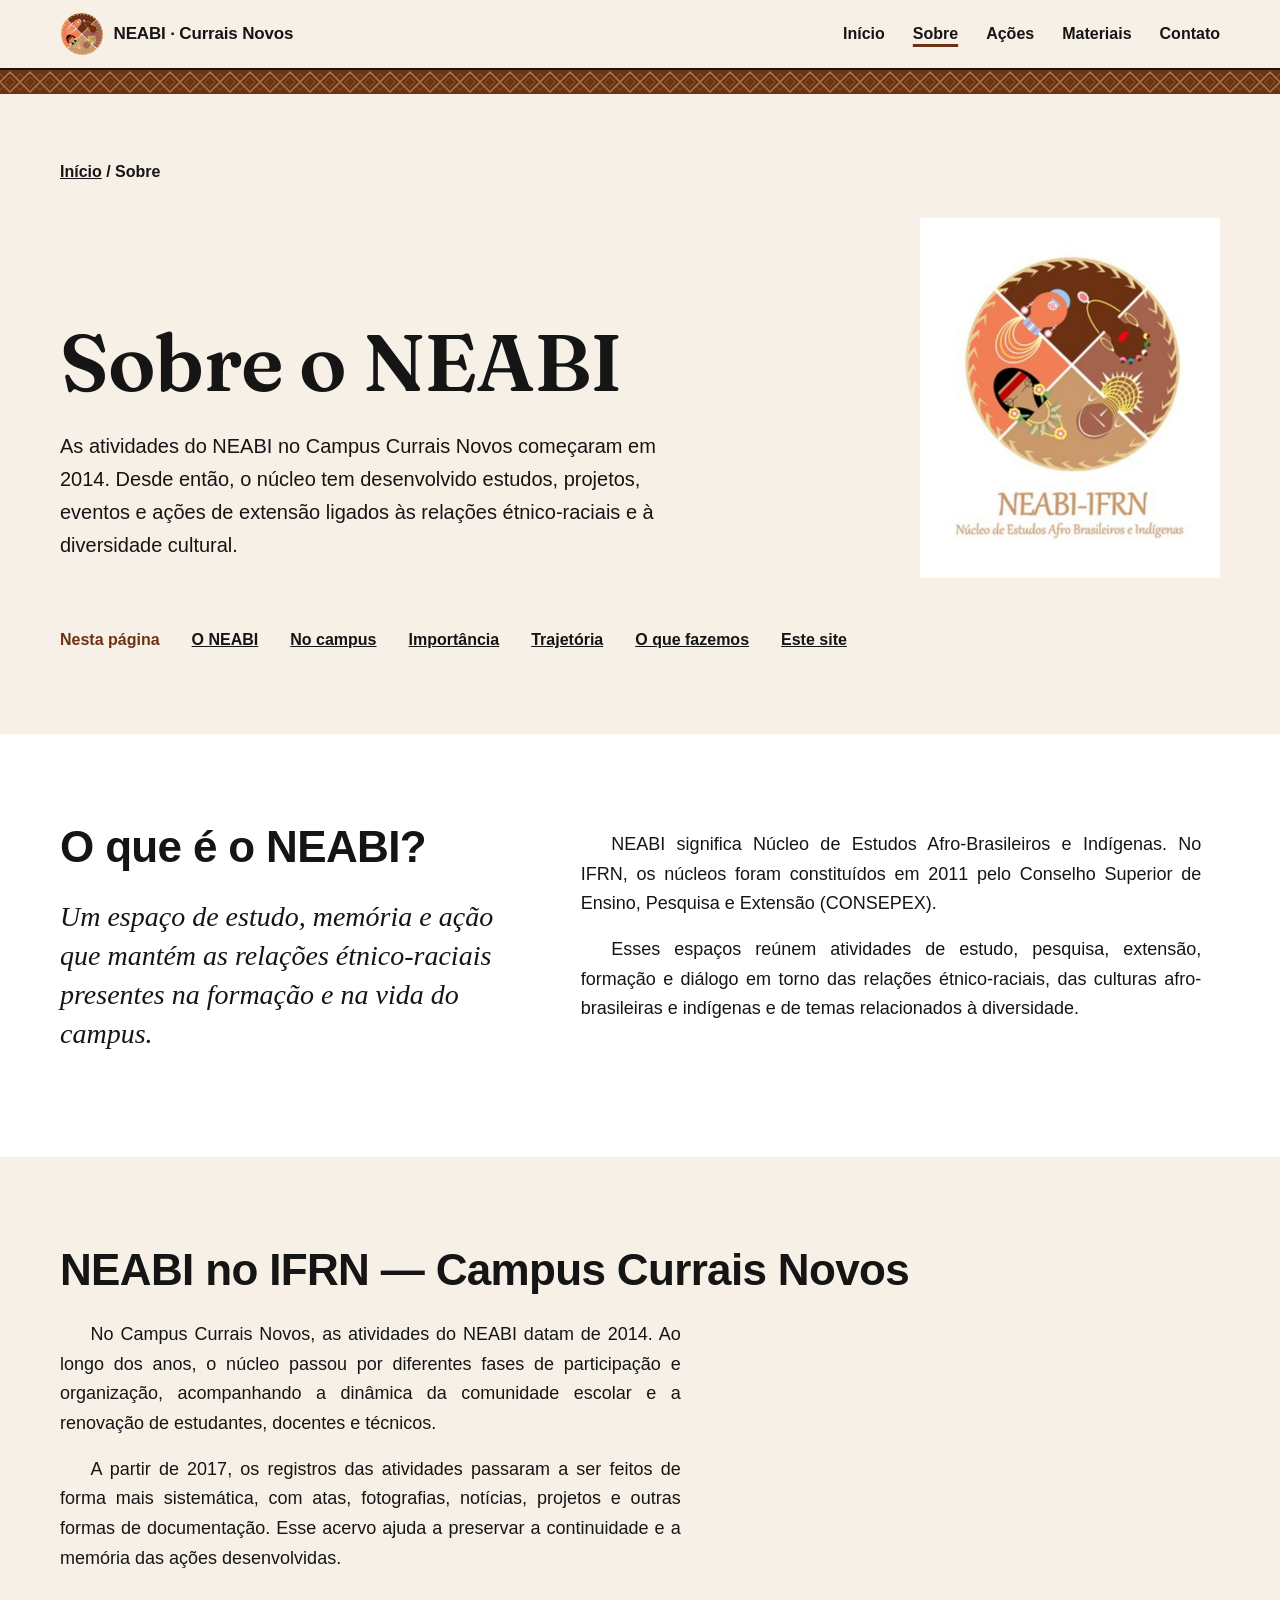
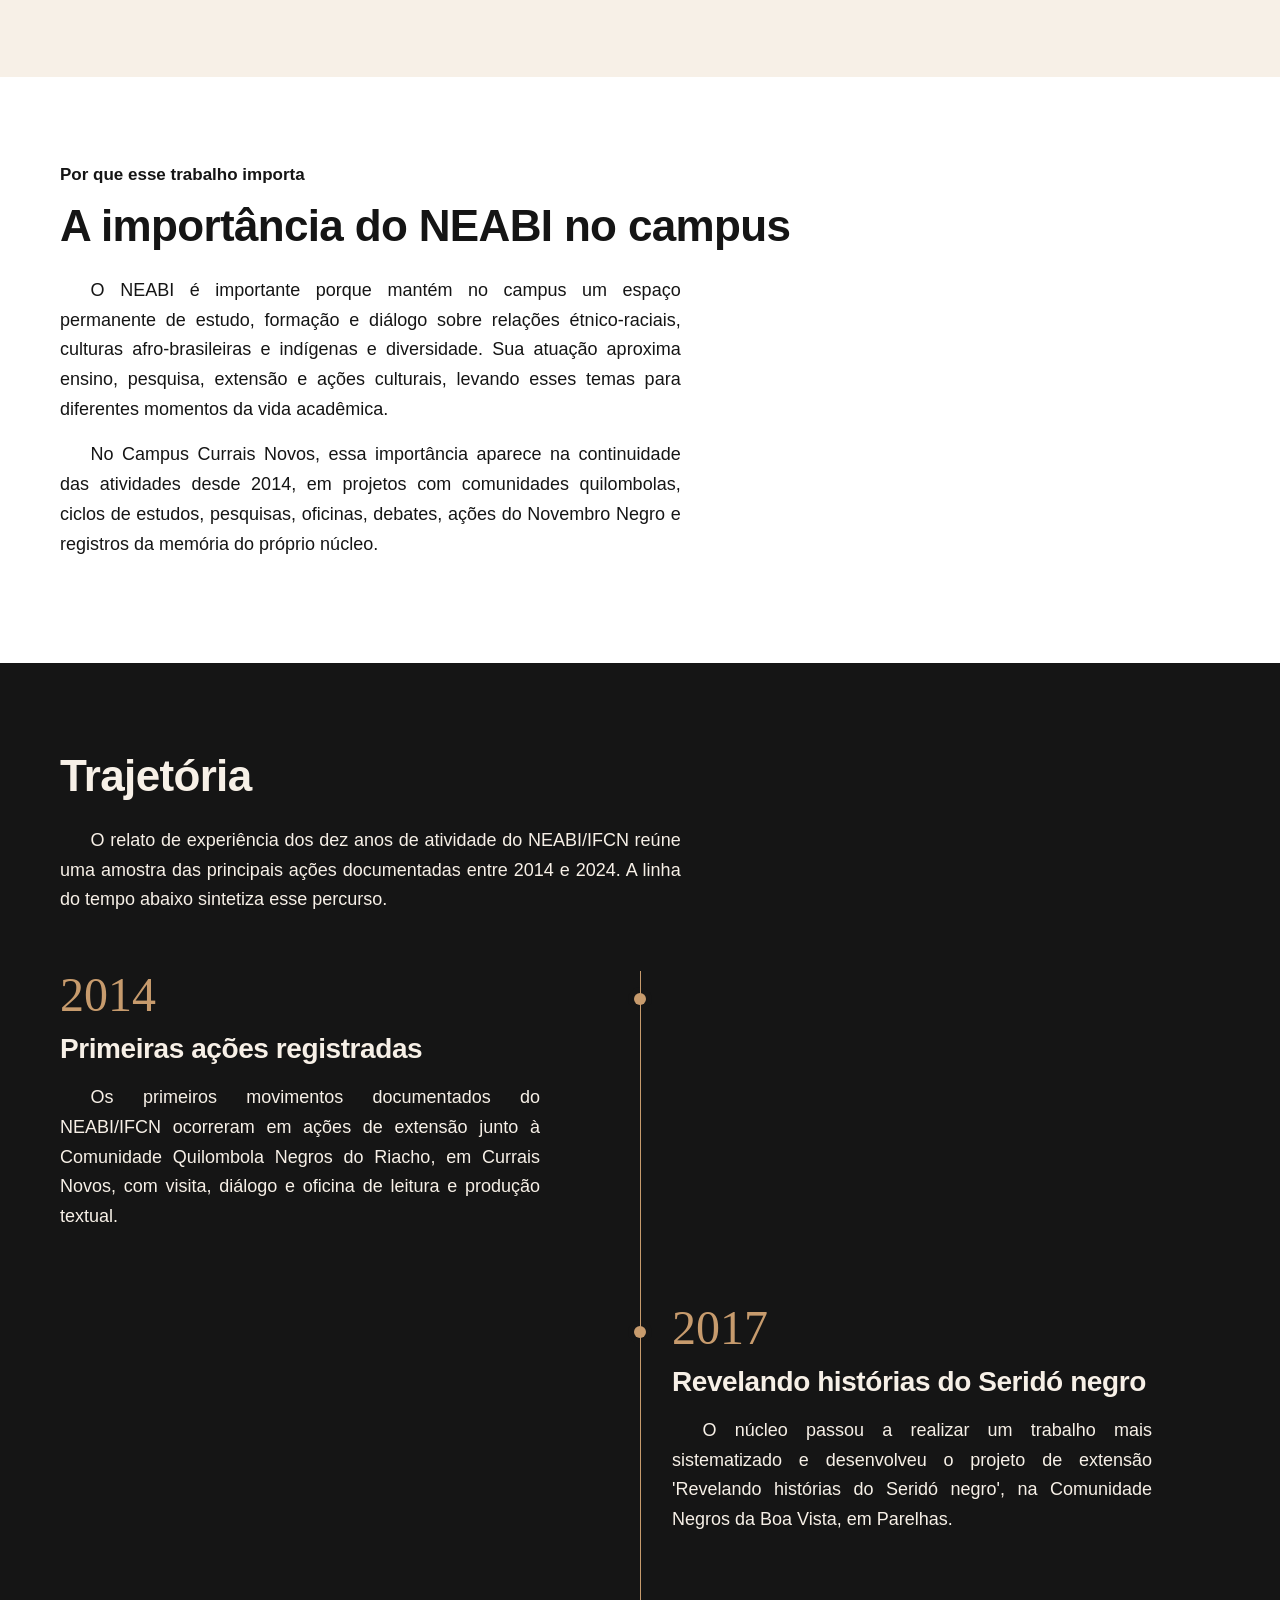
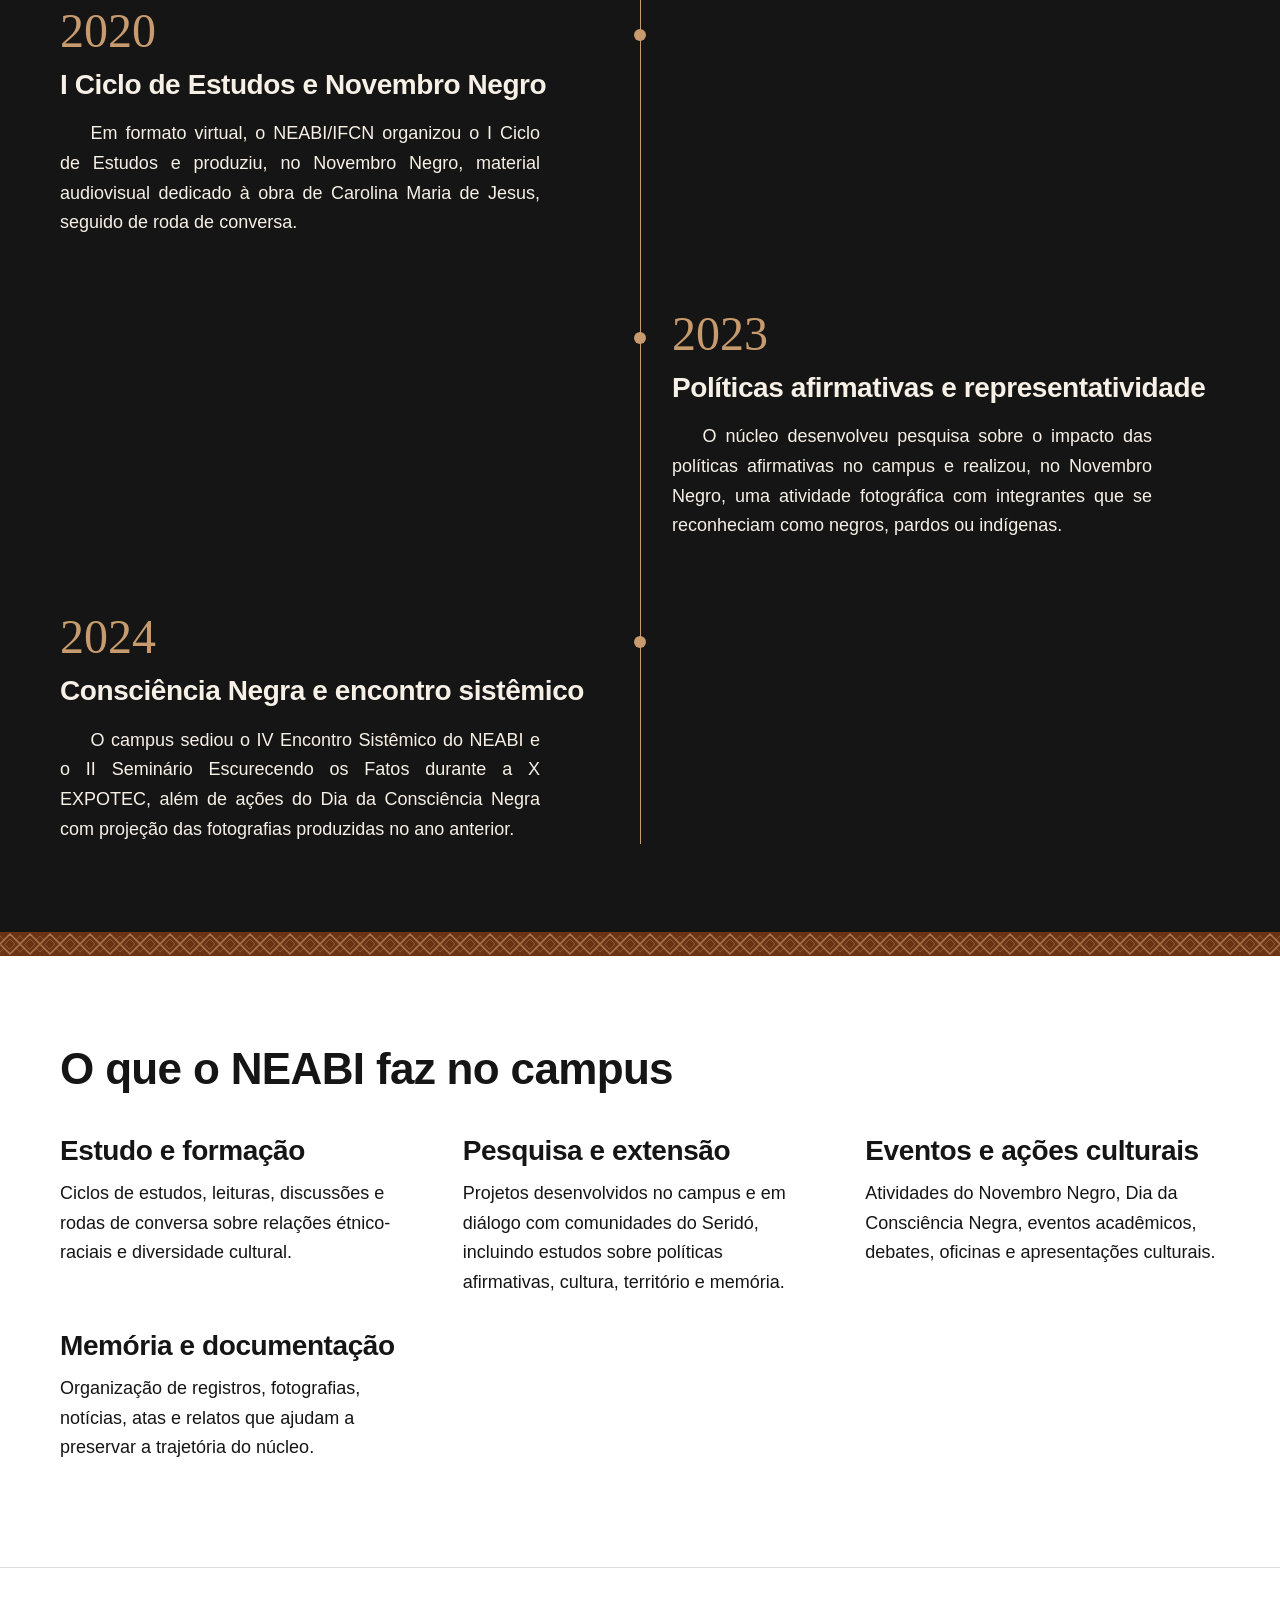
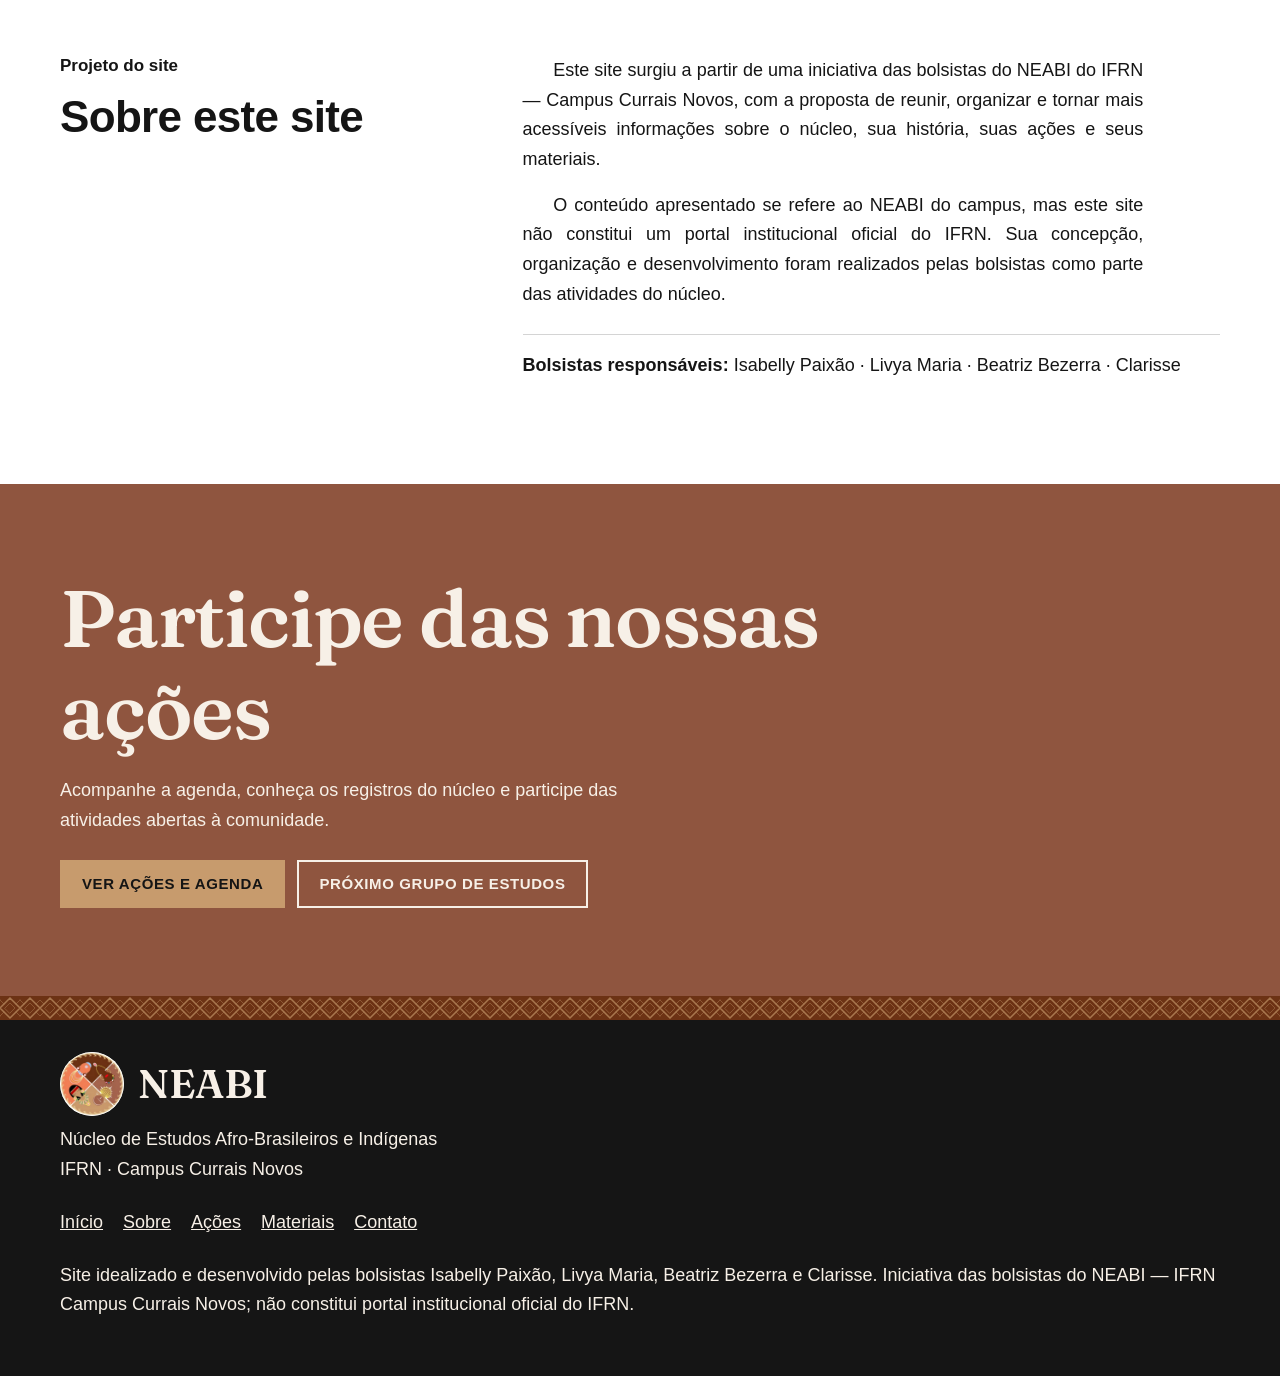
<file: sobre.html>
<!DOCTYPE html>

<html lang="pt-BR">
<head>
<meta charset="utf-8"/>
<meta content="width=device-width, initial-scale=1, viewport-fit=cover" name="viewport"/>
<title>Sobre o NEABI — NEABI · Currais Novos</title>
<meta content="NEABI — Núcleo de Estudos Afro-Brasileiros e Indígenas do IFRN, Campus Currais Novos." name="description"/>
<link href="css/base.css" rel="stylesheet"/>
<link href="css/layout.css" rel="stylesheet"/>
<link href="css/components.css" rel="stylesheet"/>
<link href="css/sobre.css" rel="stylesheet"/>
<link href="css/movimento.css" rel="stylesheet"/>
</head>
<body>
<a class="pular" href="#conteudo">Pular para o conteúdo</a>
<!-- ===== Cabeçalho e navegação (igual em todas as páginas) ===== -->
<header class="cabecalho">
<div class="container cabecalho__linha">
<a class="marca" href="index.html">
<img alt="" aria-hidden="true" class="marca__logo" height="40" src="img/logo-neabi-simbolo.png" width="40"/>
<span class="marca__texto">NEABI <span>· Currais Novos</span></span>
</a>
<nav aria-label="Menu principal" class="menu" id="menu-principal">
<ul>
<li class="so-celular"><a href="index.html">Início</a></li>
<li><a aria-current="page" href="sobre.html">Sobre</a></li>
<li><a href="acoes-agenda.html">Ações</a></li>
<li><a href="materiais.html">Materiais</a></li>
<li><a href="contato.html">Contato</a></li>
</ul>
</nav>
</div>
</header>
<main id="conteudo">
<!-- Abertura: texto institucional + marca oficial do NEABI -->
<section aria-labelledby="t-sobre" class="abertura">
<div aria-hidden="true" class="estampa estampa--detalhe"></div>
<div class="container abertura__conteudo">
<p class="abertura__trilha">
<a href="index.html">Início</a> / Sobre
          </p>
<div class="abertura__grade">
<div>
<h1 class="abertura__titulo" id="t-sobre">Sobre o NEABI</h1>
<div class="abertura__resto">
<p class="abertura__intro" data-texto="introducaoSobre"></p>
</div>
</div>
<figure aria-label="Marca oficial do NEABI-IFRN" class="abertura__marca-oficial">
<img alt="Marca oficial do NEABI-IFRN — Núcleo de Estudos Afro-Brasileiros e Indígenas" height="504" src="img/logo-neabi-oficial.png" width="420"/>
</figure>
</div>
<nav aria-label="Nesta página" class="abertura__indice">
<span class="abertura__indice-rotulo">Nesta página</span>
<a href="#o-que-e">O NEABI</a>
<a href="#campus">No campus</a>
<a href="#importancia">Importância</a>
<a href="#trajetoria">Trajetória</a>
<a href="#atuacao">O que fazemos</a>
<a href="#sobre-o-site">Este site</a>
</nav>
</div>
</section>
<!-- O que é o NEABI? (textos em dados/instituicao.js) -->
<section aria-labelledby="t-oqe" class="secao oqe" id="o-que-e">
<div class="container oqe__grade">
<div>
<h2 class="titulo-secao" id="t-oqe">O que é o NEABI?</h2>
<p class="destaque-serifa" data-texto="fraseDeDestaque"></p>
</div>
<div class="oqe__texto" data-lista="oQueE"></div>
</div>
</section>
<!-- NEABI no IFRN — Campus Currais Novos -->
<section aria-labelledby="t-campus" class="secao campus" id="campus">
<div class="container campus__grade" data-revela="">
<div>
<h2 class="titulo-secao" id="t-campus">
              NEABI no IFRN — Campus Currais Novos
            </h2>
<div data-lista="noCampus"></div>
</div>
</div>
</section>
<!-- Importância do NEABI: síntese construída a partir da atuação documentada do núcleo. -->
<section aria-labelledby="t-importancia" class="secao importancia" id="importancia">
<div class="container campus__grade" data-revela="">
<div>
<p class="rotulo">Por que esse trabalho importa</p>
<h2 class="titulo-secao" id="t-importancia">A importância do NEABI no campus</h2>
<div data-lista="importancia"></div>
</div>
</div>
</section>
<!-- Trajetória: linha do tempo documentada a partir do relato de experiência. -->
<section aria-labelledby="t-historia" class="secao historia-sobre" id="trajetoria">
<div class="container">
<div class="secao-cabeca">
<h2 class="titulo-secao" id="t-historia">Trajetória</h2>
<p class="secao-cabeca__intro" data-texto="introducaoHistoria"></p>
</div>
<ol class="linha-tempo" data-marcos="completo"></ol>
<noscript><p>
              Para ver a linha do tempo, ative o JavaScript do navegador.
            </p></noscript>
</div>
</section>
<!-- Transição: faixa reservada para a estampa -->
<div aria-hidden="true" class="estampa estampa--detalhe"></div>
<!-- Atuação: frentes do núcleo (lista em dados/instituicao.js) -->
<section aria-labelledby="t-atuacao" class="secao atuacao" id="atuacao">
<div class="container">
<h2 class="titulo-secao" id="t-atuacao">O que o NEABI faz no campus</h2>
<ul class="frentes" data-frentes=""></ul>
</div>
</section>
<!-- Sobre este site: autoria e caráter não institucional do projeto -->
<section aria-labelledby="t-sobre-site" class="secao sobre-site" id="sobre-o-site">
<div class="container sobre-site__grade">
<div>
<p class="rotulo">Projeto do site</p>
<h2 class="titulo-secao" id="t-sobre-site">Sobre este site</h2>
</div>
<div>
<div class="sobre-site__texto" data-lista="sobreEsteSite"></div>
<p class="sobre-site__autoria"><strong>Bolsistas responsáveis:</strong> <span data-texto="autoriaSite"></span></p>
</div>
</div>
</section>
<!-- Chamada final -->
<section aria-labelledby="t-chamada" class="secao chamada" id="proximo-passo">
<div class="container" data-revela="">
<h2 id="t-chamada">Participe das nossas ações</h2>
<p class="chamada__texto" data-texto="conviteFinal"></p>
<div class="botoes">
<a class="botao botao--ocre" href="acoes-agenda.html">Ver ações e agenda</a>
<a class="botao botao--contorno" href="acoes-agenda.html#proximo">Próximo Grupo de Estudos</a>
</div>
</div>
</section>
</main>
<!-- ===== Rodapé (igual em todas as páginas) ===== -->
<footer class="rodape">
<div aria-hidden="true" class="estampa estampa--detalhe"></div>
<div class="container">
<div class="rodape__marca">
<img alt="" aria-hidden="true" class="rodape__logo" height="72" src="img/logo-neabi-simbolo.png" width="72"/>
<p class="rodape__sigla">NEABI</p>
</div>
<p>
          Núcleo de Estudos Afro-Brasileiros e Indígenas<br/>IFRN · Campus
          Currais Novos
        </p>
<ul>
<li><a href="index.html">Início</a></li>
<li><a href="sobre.html">Sobre</a></li>
<li><a href="acoes-agenda.html">Ações</a></li>
<li><a href="materiais.html">Materiais</a></li>
<li><a href="contato.html">Contato</a></li>
</ul>
<!-- Créditos e aviso de autoria do site: dados/instituicao.js (creditosBolsistas). -->
<p data-texto="creditosBolsistas"></p>
</div>
</footer>
<!-- ===== Scripts: utilitários e dados primeiro; menu e movimento por último ===== -->
<script src="js/utilitarios.js"></script>
<script src="dados/instituicao.js"></script>
<script src="js/instituicao.js"></script>
<script src="js/menu.js"></script>
<script src="js/movimento.js"></script>
</body>
</html>
</file>
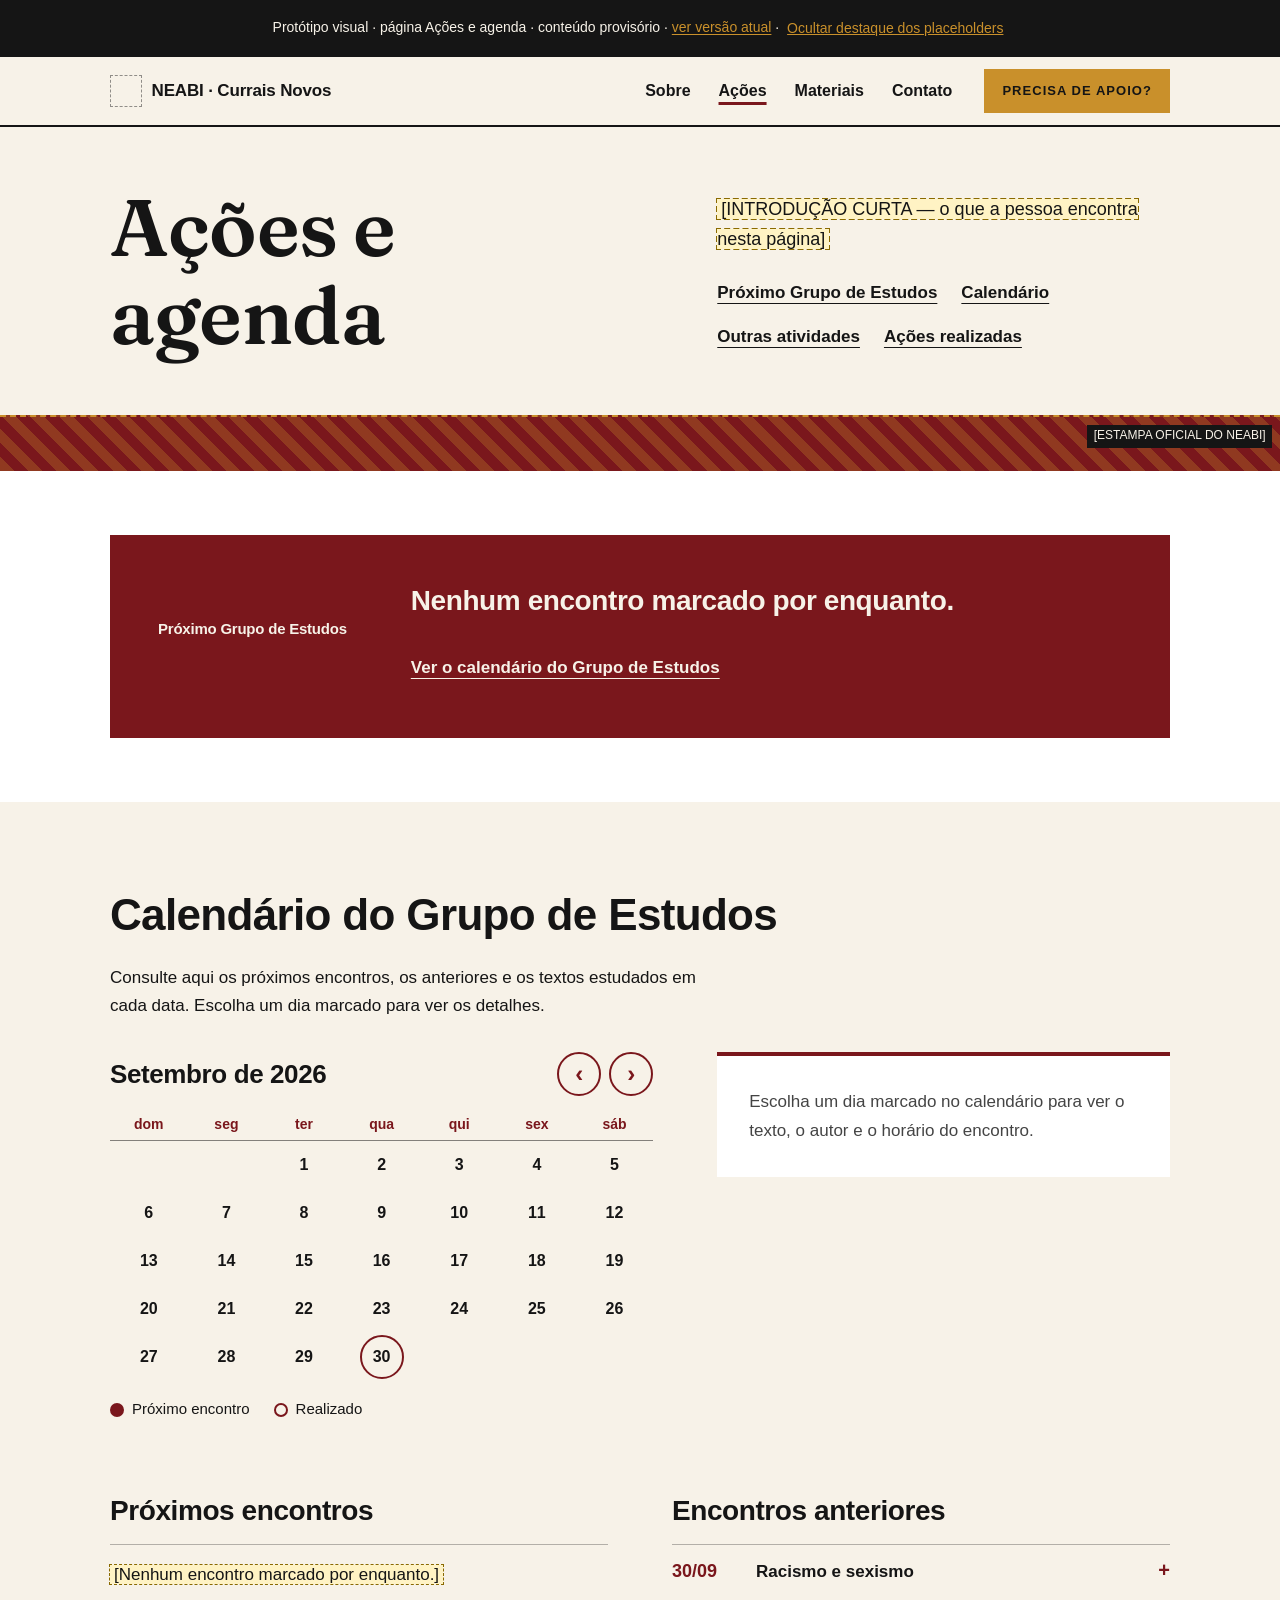
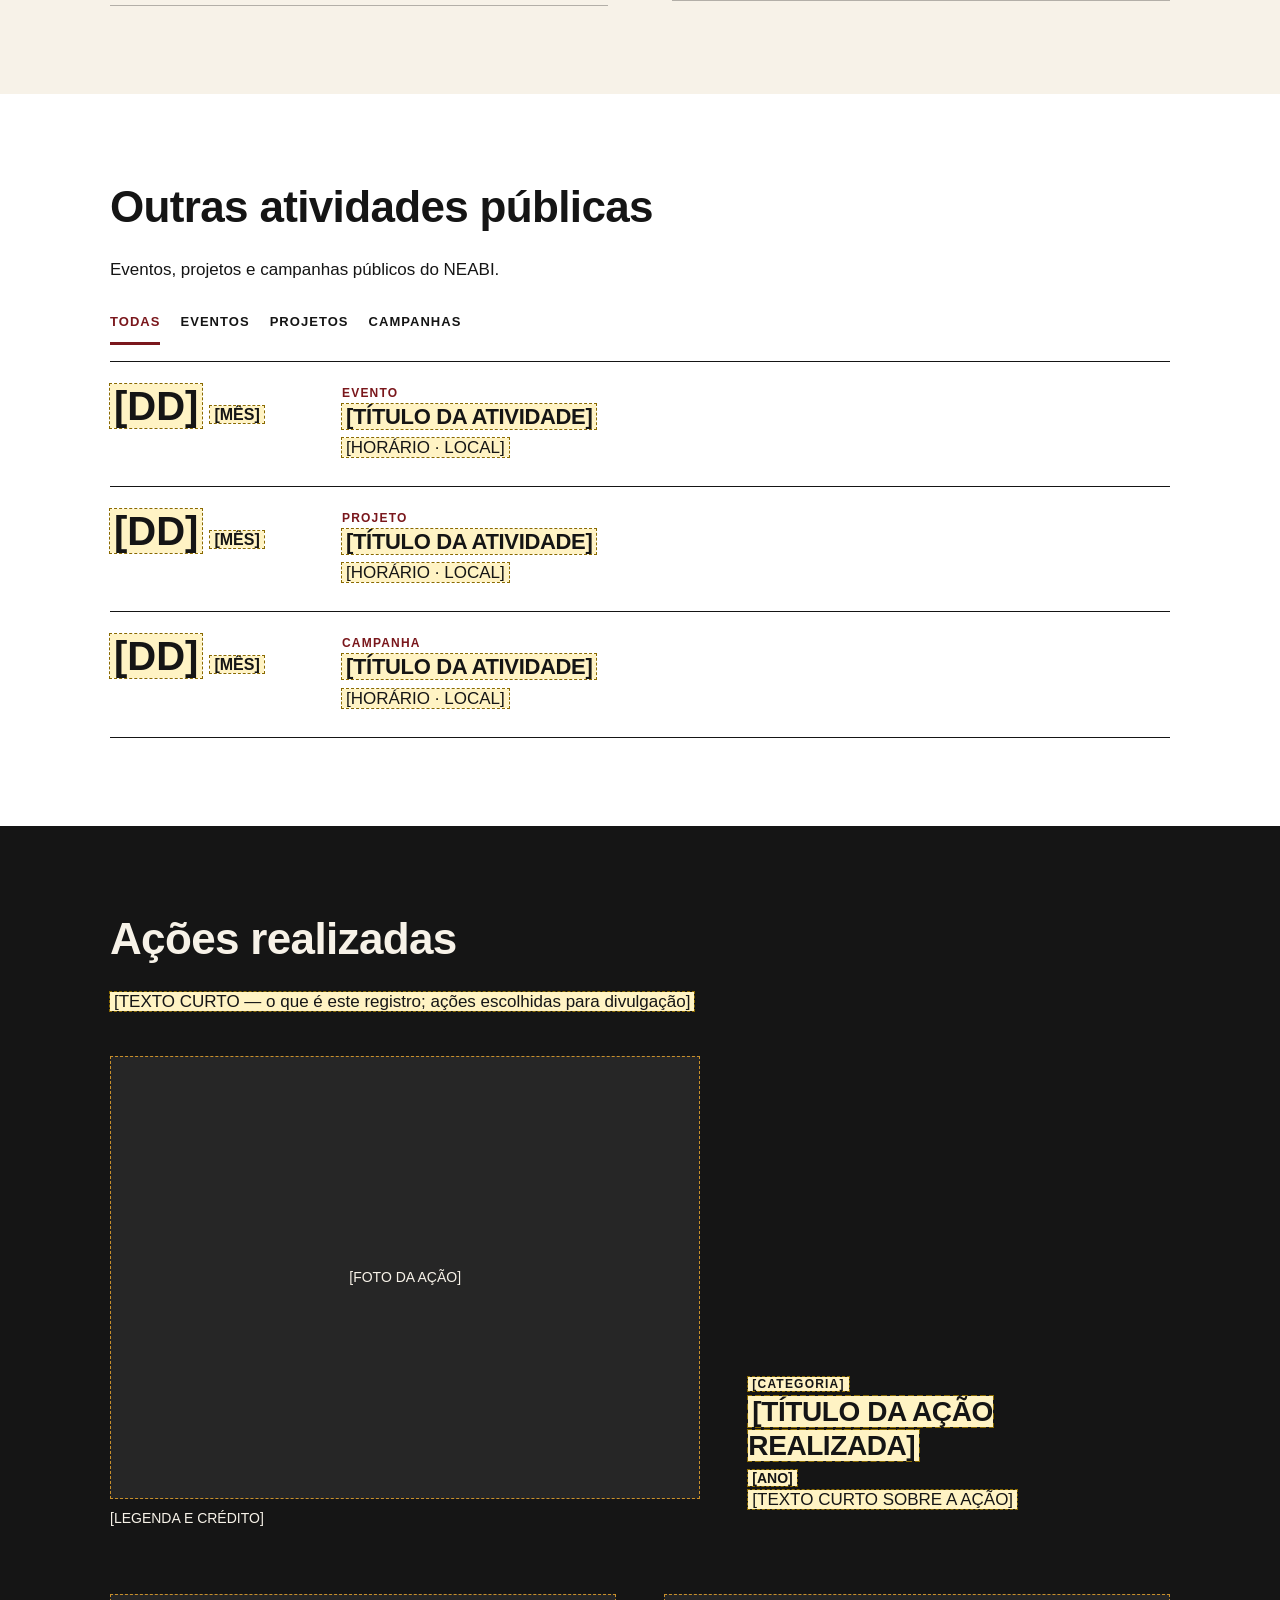
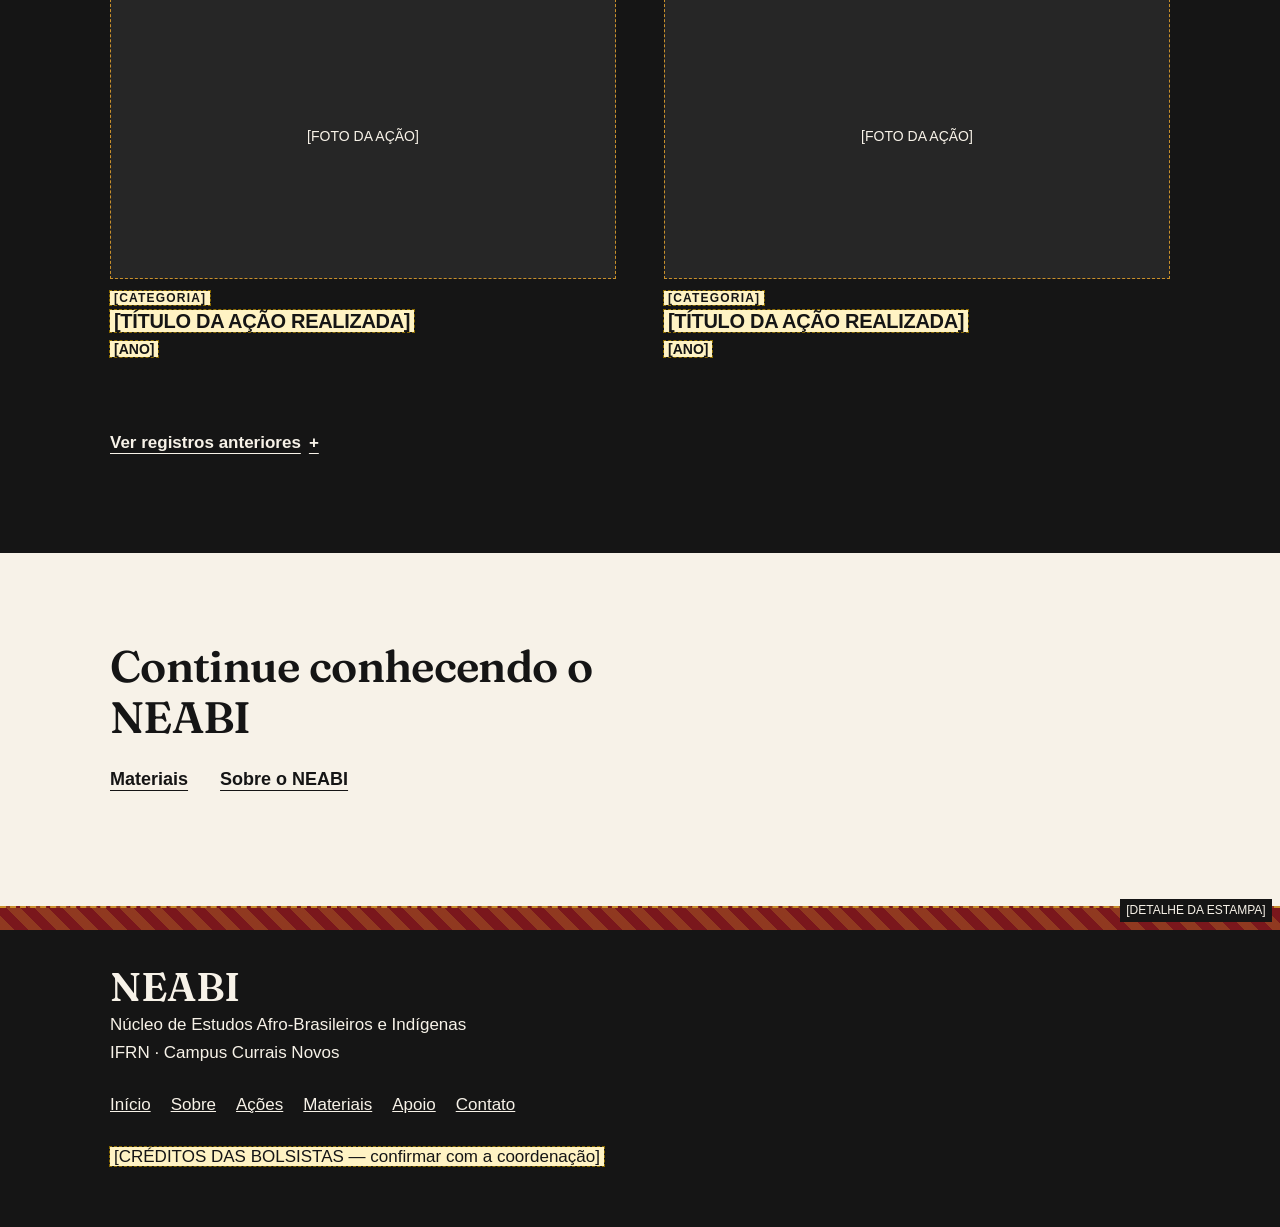
<file: historico/prototipos/prototipo-acoes.html>
<!DOCTYPE html>
<html lang="pt-BR">
<head>
  <meta charset="UTF-8">
  <meta name="viewport" content="width=device-width, initial-scale=1, viewport-fit=cover">
  <title>Ações e agenda — Protótipo visual — NEABI · Currais Novos</title>
  <link rel="stylesheet" href="css/prototipo-visual.css">
</head>
<body>
  <a class="pular" href="#conteudo">Pular para o conteúdo</a>
  <p class="barra-nota">Protótipo visual · página Ações e agenda · conteúdo provisório · <a href="../../index.html">ver versão atual</a> · <button class="barra-nota__botao" id="pv-limpo" type="button" aria-pressed="false">Ocultar destaque dos placeholders</button></p>

  <!-- CABEÇALHO: idêntico ao da home; "Ações" marcado como página atual -->
  <header class="cabecalho">
    <div class="container cabecalho__linha">
      <a class="marca" href="prototipo-visual.html">
        <!-- [ADICIONAR SÍMBOLO DO IFRN]: trocar este <span> por <img src="../../img/simbolo-ifrn.png" alt="" width="32" height="32"> (usar arquivo oficial do IFRN) -->
        <span class="simbolo-ifrn" aria-hidden="true" title="[ADICIONAR SÍMBOLO DO IFRN]"></span>
        <span class="marca__texto">NEABI <span>· Currais Novos</span></span>
      </a>
      <button class="menu-botao" id="pv-botao-menu" type="button" aria-expanded="false" aria-controls="pv-menu" aria-label="Abrir menu">☰</button>
      <nav class="menu" id="pv-menu" aria-label="Menu principal">
        <ul>
          <li class="so-celular"><a href="prototipo-visual.html">Início</a></li>
          <li><a href="prototipo-sobre.html">Sobre</a></li>
          <li><a href="prototipo-acoes.html" aria-current="page">Ações</a></li>
          <li><a href="prototipo-materiais.html">Materiais</a></li>
          <li><a href="prototipo-contato.html">Contato</a></li>
        </ul>
        <a class="botao botao--ocre menu__apoio" href="prototipo-apoio.html">Precisa de apoio?</a>
      </nav>
    </div>
  </header>

  <main id="conteudo">

    <!-- ABERTURA: título grande à esquerda, texto à direita, faixa de estampa na base.
         (Composição diferente da home e da Sobre.) -->
    <section class="acoes-abertura" aria-labelledby="ac-titulo">
      <div class="container acoes-abertura__grade">
        <h1 class="acoes-titulo" id="ac-titulo">Ações e agenda</h1>
        <div class="acoes-abertura__resto">
          <p class="acoes-abertura__intro"><span class="ph">[INTRODUÇÃO CURTA — o que a pessoa encontra nesta página]</span></p>
          <p class="acoes-atalhos">
            <a class="link-texto" href="#proximo">Próximo Grupo de Estudos</a>
            <a class="link-texto" href="#calendario">Calendário</a>
            <a class="link-texto" href="#outras">Outras atividades</a>
            <a class="link-texto" href="#realizadas">Ações realizadas</a>
          </p>
        </div>
      </div>
      <div class="estampa estampa--vinho acoes-estampa" role="img" aria-label="Faixa reservada para a estampa oficial do NEABI"><span class="estampa__legenda">[ESTAMPA OFICIAL DO NEABI]</span></div>
    </section>

    <!-- 1. PRÓXIMO GRUPO DE ESTUDOS: destaque curto. Os dados vêm de dados/grupo-estudos.js (js/proximo-grupo-estudos.js).
         Quem quiser consultar encontros anteriores e textos usa o calendário logo abaixo. -->
    <section class="secao proximo" id="proximo" aria-labelledby="ac-proximo">
      <div class="container">
        <div class="grupo">
          <div>
            <h2 class="grupo__rotulo" id="ac-proximo">Próximo Grupo de Estudos</h2>
            <p class="grupo__data"><span class="grupo__dia" data-proximo-grupo="dia"><span class="ph">[DD]</span></span><span class="grupo__mes" data-proximo-grupo="mes"><span class="ph">[MÊS]</span></span></p>
          </div>
          <div>
            <h3 class="grupo__titulo" data-proximo-grupo="titulo"><span class="ph">[TEMA A SER DEFINIDO]</span></h3>
            <p class="grupo__detalhe" data-proximo-grupo="detalhe"><span class="ph">[HORÁRIO · LOCAL]</span></p>
            <p class="grupo__linha" data-oculta-sem-valor><span class="grupo__linha-rotulo">Texto: </span><span data-proximo-grupo="texto"><span class="ph">[TEXTO A SER DEFINIDO]</span></span></p>
            <p class="grupo__linha" data-oculta-sem-valor><span class="grupo__linha-rotulo">Autor(a): </span><span data-proximo-grupo="autor"><span class="ph">[AUTOR(A)]</span></span></p>
            <a class="link-texto" href="#calendario">Ver o calendário do Grupo de Estudos</a>
          </div>
        </div>
      </div>
    </section>

    <!-- CALENDÁRIO DO GRUPO DE ESTUDOS: seção própria, só encontros públicos do Grupo (dados/grupo-estudos.js).
         O calendário, o painel e as listas são montados por js/calendario-grupo-estudos.js. -->
    <section class="secao calendario" id="calendario" aria-labelledby="cal-titulo">
      <div class="container">
        <h2 class="titulo-secao" id="cal-titulo">Calendário do Grupo de Estudos</h2>
        <p class="calendario__intro">Consulte aqui os próximos encontros, os anteriores e os textos estudados em cada data. Escolha um dia marcado para ver os detalhes.</p>

        <div class="calendario__grade" id="calendario-grupo">
          <div>
            <div class="calendario__topo">
              <h3 class="calendario__mes" id="calendario-mes" aria-live="polite"></h3>
              <div class="calendario__navegacao">
                <button class="calendario__botao" id="calendario-anterior" type="button" aria-label="Mês anterior">‹</button>
                <button class="calendario__botao" id="calendario-seguinte" type="button" aria-label="Próximo mês">›</button>
              </div>
            </div>
            <table class="calendario__tabela" aria-labelledby="calendario-mes">
              <thead>
                <tr>
                  <th scope="col"><span aria-hidden="true">dom</span><span class="so-leitor">domingo</span></th>
                  <th scope="col"><span aria-hidden="true">seg</span><span class="so-leitor">segunda-feira</span></th>
                  <th scope="col"><span aria-hidden="true">ter</span><span class="so-leitor">terça-feira</span></th>
                  <th scope="col"><span aria-hidden="true">qua</span><span class="so-leitor">quarta-feira</span></th>
                  <th scope="col"><span aria-hidden="true">qui</span><span class="so-leitor">quinta-feira</span></th>
                  <th scope="col"><span aria-hidden="true">sex</span><span class="so-leitor">sexta-feira</span></th>
                  <th scope="col"><span aria-hidden="true">sáb</span><span class="so-leitor">sábado</span></th>
                </tr>
              </thead>
              <tbody id="calendario-corpo"></tbody>
            </table>
            <ul class="calendario__legenda" aria-label="Legenda">
              <li><span class="legenda__marca legenda__marca--proximo" aria-hidden="true"></span>Próximo encontro</li>
              <li><span class="legenda__marca legenda__marca--realizado" aria-hidden="true"></span>Realizado</li>
            </ul>
          </div>
          <div class="calendario__painel" id="calendario-detalhes" aria-live="polite" aria-label="Detalhes do encontro"></div>
        </div>

        <!-- Lista simples: no celular evita depender do calendário mensal -->
        <div class="calendario__listas">
          <div>
            <h3 class="calendario__subtitulo">Próximos encontros</h3>
            <ul class="lista-encontros" id="calendario-proximos"></ul>
          </div>
          <div>
            <h3 class="calendario__subtitulo">Encontros anteriores</h3>
            <ul class="lista-encontros" id="calendario-anteriores"></ul>
          </div>
        </div>
      </div>
    </section>

    <!-- 3. OUTRAS ATIVIDADES PÚBLICAS: eventos, projetos e campanhas (o Grupo de Estudos fica no calendário).
         No site funcional esta seção só aparece quando existirem atividades; aqui as 3 amostras mostram a estrutura. -->
    <section class="secao outras" id="outras" aria-labelledby="ac-outras">
      <div class="container">
        <h2 class="titulo-secao" id="ac-outras">Outras atividades públicas</h2>
        <p class="outras__intro">Eventos, projetos e campanhas públicos do NEABI.</p>
        <div class="agenda__cabeca">
          <div class="filtros" role="group" aria-label="Filtrar atividades por categoria">
            <button class="filtro" type="button" data-filtro="todas" aria-pressed="true">Todas</button>
            <button class="filtro" type="button" data-filtro="evento" aria-pressed="false">Eventos</button>
            <button class="filtro" type="button" data-filtro="projeto" aria-pressed="false">Projetos</button>
            <button class="filtro" type="button" data-filtro="campanha" aria-pressed="false">Campanhas</button>
          </div>
        </div>
        <ul class="agenda__lista" id="ac-agenda">
          <li class="agenda-item" data-categoria="evento">
            <p class="agenda-item__data"><span class="agenda-item__dia"><span class="ph">[DD]</span></span><span class="agenda-item__mes"><span class="ph">[MÊS]</span></span></p>
            <div>
              <p class="agenda-item__categoria">Evento</p>
              <h3 class="agenda-item__titulo"><span class="ph">[TÍTULO DA ATIVIDADE]</span></h3>
              <p class="agenda-item__detalhe"><span class="ph">[HORÁRIO · LOCAL]</span></p>
            </div>
          </li>
          <li class="agenda-item" data-categoria="projeto">
            <p class="agenda-item__data"><span class="agenda-item__dia"><span class="ph">[DD]</span></span><span class="agenda-item__mes"><span class="ph">[MÊS]</span></span></p>
            <div>
              <p class="agenda-item__categoria">Projeto</p>
              <h3 class="agenda-item__titulo"><span class="ph">[TÍTULO DA ATIVIDADE]</span></h3>
              <p class="agenda-item__detalhe"><span class="ph">[HORÁRIO · LOCAL]</span></p>
            </div>
          </li>
          <li class="agenda-item" data-categoria="campanha">
            <p class="agenda-item__data"><span class="agenda-item__dia"><span class="ph">[DD]</span></span><span class="agenda-item__mes"><span class="ph">[MÊS]</span></span></p>
            <div>
              <p class="agenda-item__categoria">Campanha</p>
              <h3 class="agenda-item__titulo"><span class="ph">[TÍTULO DA ATIVIDADE]</span></h3>
              <p class="agenda-item__detalhe"><span class="ph">[HORÁRIO · LOCAL]</span></p>
            </div>
          </li>
        </ul>
        <p class="agenda__vazio" id="ac-vazio" role="status" hidden><span class="ph">[Nenhuma atividade nesta categoria por enquanto.]</span></p>
      </div>
    </section>

    <!-- 4. AÇÕES REALIZADAS — registro do que o NEABI já fez e escolheu divulgar.
         Fundo preto e fotografia em primeiro plano, para se distinguir das próximas atividades. -->
    <section class="secao realizadas" id="realizadas" aria-labelledby="ac-realizadas">
      <div class="container" data-revela>
        <h2 class="titulo-secao" id="ac-realizadas">Ações realizadas</h2>
        <p class="realizadas__intro"><span class="ph">[TEXTO CURTO — o que é este registro; ações escolhidas para divulgação]</span></p>

        <!-- Uma ação em destaque (foto grande) -->
        <article class="acao acao--destaque">
          <figure><div class="foto">[FOTO DA AÇÃO]</div><figcaption>[LEGENDA E CRÉDITO]</figcaption></figure>
          <div>
            <p class="acao__categoria"><span class="ph">[CATEGORIA]</span></p>
            <h3 class="acao__titulo"><span class="ph">[TÍTULO DA AÇÃO REALIZADA]</span></h3>
            <p class="acao__ano"><span class="ph">[ANO]</span></p>
            <p><span class="ph">[TEXTO CURTO SOBRE A AÇÃO]</span></p>
          </div>
        </article>

        <!-- Duas ações menores -->
        <div class="acoes-duas">
          <article class="acao">
            <figure><div class="foto">[FOTO DA AÇÃO]</div></figure>
            <p class="acao__categoria"><span class="ph">[CATEGORIA]</span></p>
            <h3 class="acao__titulo"><span class="ph">[TÍTULO DA AÇÃO REALIZADA]</span></h3>
            <p class="acao__ano"><span class="ph">[ANO]</span></p>
          </article>
          <article class="acao">
            <figure><div class="foto">[FOTO DA AÇÃO]</div></figure>
            <p class="acao__categoria"><span class="ph">[CATEGORIA]</span></p>
            <h3 class="acao__titulo"><span class="ph">[TÍTULO DA AÇÃO REALIZADA]</span></h3>
            <p class="acao__ano"><span class="ph">[ANO]</span></p>
          </article>
        </div>

        <!-- Arquivo: ações mais antigas, só em texto; fica recolhido até a pessoa pedir -->
        <details class="acoes-mais">
          <summary>Ver registros anteriores</summary>
          <ul class="acoes-arquivo">
          <li><p class="acoes-arquivo__ano"><span class="ph">[ANO]</span></p><p class="acoes-arquivo__titulo"><span class="ph">[TÍTULO DA AÇÃO REALIZADA]</span></p><p class="acoes-arquivo__categoria"><span class="ph">[CATEGORIA]</span></p></li>
          <li><p class="acoes-arquivo__ano"><span class="ph">[ANO]</span></p><p class="acoes-arquivo__titulo"><span class="ph">[TÍTULO DA AÇÃO REALIZADA]</span></p><p class="acoes-arquivo__categoria"><span class="ph">[CATEGORIA]</span></p></li>
          <li><p class="acoes-arquivo__ano"><span class="ph">[ANO]</span></p><p class="acoes-arquivo__titulo"><span class="ph">[TÍTULO DA AÇÃO REALIZADA]</span></p><p class="acoes-arquivo__categoria"><span class="ph">[CATEGORIA]</span></p></li>
        </ul>
        </details>
      </div>
    </section>

    <!-- ENCERRAMENTO: só texto e dois links -->
    <section class="secao encerramento" aria-labelledby="ac-encerramento">
      <div class="container">
        <h2 id="ac-encerramento">Continue conhecendo o NEABI</h2>
        <p class="encerramento__links">
          <a class="link-texto" href="prototipo-materiais.html">Materiais</a>
          <a class="link-texto" href="prototipo-sobre.html">Sobre o NEABI</a>
        </p>
      </div>
    </section>
  </main>

  <!-- RODAPÉ: idêntico ao da home -->
  <footer class="rodape">
    <div class="estampa estampa--detalhe" role="img" aria-label="Detalhe reservado para a estampa oficial"><span class="estampa__legenda">[DETALHE DA ESTAMPA]</span></div>
    <div class="container">
      <p class="rodape__sigla">NEABI</p>
      <p>Núcleo de Estudos Afro-Brasileiros e Indígenas<br>IFRN · Campus Currais Novos</p>
      <ul>
        <li><a href="prototipo-visual.html">Início</a></li><li><a href="prototipo-sobre.html">Sobre</a></li><li><a href="prototipo-acoes.html">Ações</a></li>
        <li><a href="prototipo-materiais.html">Materiais</a></li><li><a href="prototipo-apoio.html">Apoio</a></li><li><a href="prototipo-contato.html">Contato</a></li>
      </ul>
      <p><span class="ph">[CRÉDITOS DAS BOLSISTAS — confirmar com a coordenação]</span></p>
    </div>
  </footer>

  <script src="../../js/utilitarios.js"></script>
  <script src="../../dados/grupo-estudos.js"></script>
  <script src="js/prototipo-visual.js"></script>
  <script src="../../js/calendario-grupo-estudos.js"></script>
  <script src="../../js/proximo-grupo-estudos.js"></script>
</body>
</html>
</file>
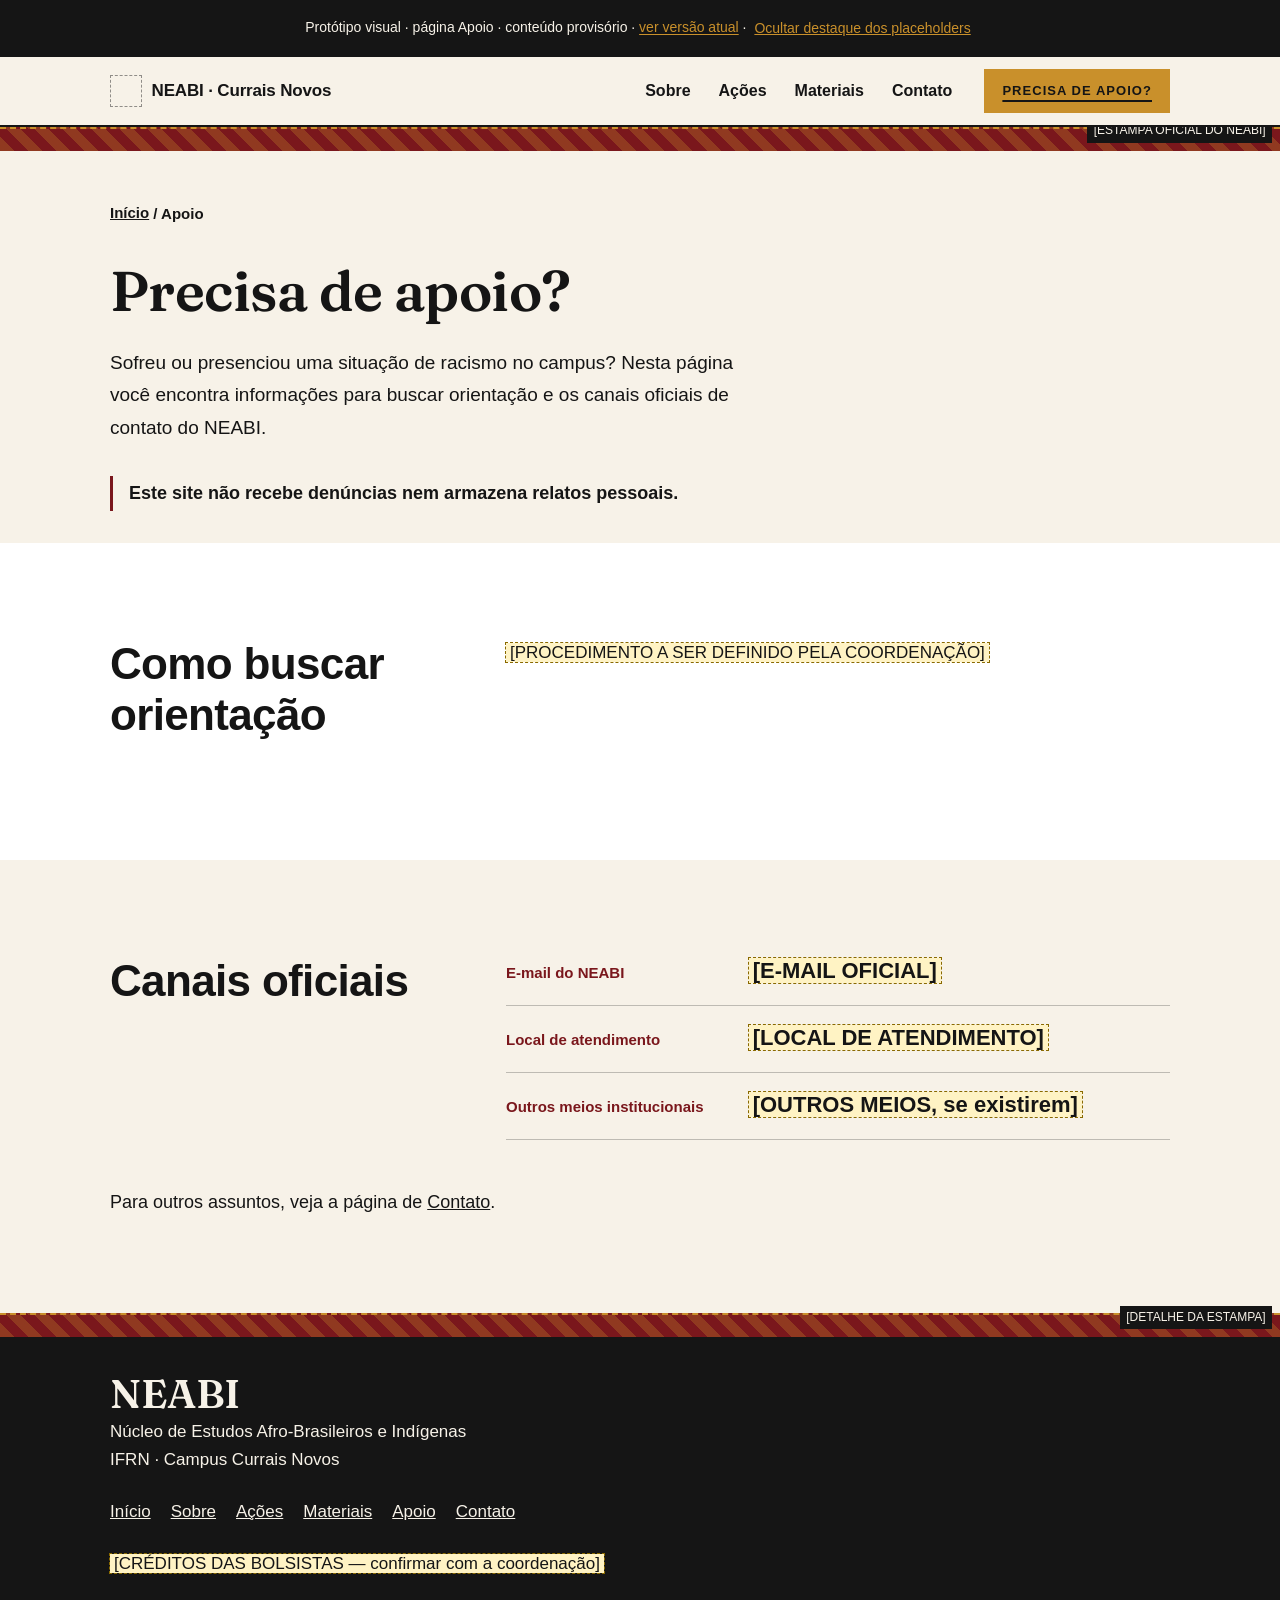
<file: historico/prototipos/prototipo-apoio.html>
<!DOCTYPE html>
<html lang="pt-BR">
<head>
  <meta charset="UTF-8">
  <meta name="viewport" content="width=device-width, initial-scale=1, viewport-fit=cover">
  <title>Precisa de apoio? — Protótipo visual — NEABI · Currais Novos</title>
  <link rel="stylesheet" href="css/prototipo-visual.css">
</head>
<body>
  <a class="pular" href="#conteudo">Pular para o conteúdo</a>
  <p class="barra-nota">Protótipo visual · página Apoio · conteúdo provisório · <a href="../../index.html">ver versão atual</a> · <button class="barra-nota__botao" id="pv-limpo" type="button" aria-pressed="false">Ocultar destaque dos placeholders</button></p>

  <!-- CABEÇALHO: idêntico em todas as páginas do protótipo; a página atual leva aria-current -->
  <header class="cabecalho">
    <div class="container cabecalho__linha">
      <a class="marca" href="prototipo-visual.html">
        <!-- [ADICIONAR SÍMBOLO DO IFRN]: trocar este <span> por <img src="../../img/simbolo-ifrn.png" alt="" width="32" height="32"> (usar arquivo oficial do IFRN) -->
        <span class="simbolo-ifrn" aria-hidden="true" title="[ADICIONAR SÍMBOLO DO IFRN]"></span>
        <span class="marca__texto">NEABI <span>· Currais Novos</span></span>
      </a>
      <button class="menu-botao" id="pv-botao-menu" type="button" aria-expanded="false" aria-controls="pv-menu" aria-label="Abrir menu">☰</button>
      <nav class="menu" id="pv-menu" aria-label="Menu principal">
        <ul>
          <li class="so-celular"><a href="prototipo-visual.html">Início</a></li>
          <li><a href="prototipo-sobre.html">Sobre</a></li>
          <li><a href="prototipo-acoes.html">Ações</a></li>
          <li><a href="prototipo-materiais.html">Materiais</a></li>
          <li><a href="prototipo-contato.html">Contato</a></li>
        </ul>
        <a class="botao botao--ocre menu__apoio" href="prototipo-apoio.html" aria-current="page">Precisa de apoio?</a>
      </nav>
    </div>
  </header>

  <main id="conteudo">

    <!-- ABERTURA calma: título menor, só um detalhe fino de estampa, aviso logo no início -->
    <section class="abertura abertura--calma" aria-labelledby="ap-titulo">
      <div class="estampa estampa--detalhe" role="img" aria-label="Espaço reservado para a estampa oficial do NEABI"><span class="estampa__legenda">[ESTAMPA OFICIAL DO NEABI]</span></div>
      <div class="container abertura__conteudo">
        <p class="abertura__trilha"><a href="prototipo-visual.html">Início</a> / Apoio</p>
        <h1 class="abertura__titulo" id="ap-titulo"><span class="abertura__nome">Precisa de apoio?</span></h1>
        <div class="abertura__resto">
          <p class="abertura__intro">Sofreu ou presenciou uma situação de racismo no campus? Nesta página você encontra informações para buscar orientação e os canais oficiais de contato do NEABI.</p>
          <p class="aviso-site">Este site não recebe denúncias nem armazena relatos pessoais.</p>
        </div>
      </div>
    </section>

    <section class="secao ap-secao ap-secao--branca" aria-labelledby="ap-t-orientacao">
      <div class="container ap-duas">
        <h2 class="titulo-secao" id="ap-t-orientacao">Como buscar orientação</h2>
        <p><span class="ph">[PROCEDIMENTO A SER DEFINIDO PELA COORDENAÇÃO]</span></p>
      </div>
    </section>

    <section class="secao ap-secao" aria-labelledby="ap-t-canais">
      <div class="container ap-duas">
        <h2 class="titulo-secao" id="ap-t-canais">Canais oficiais</h2>
        <dl class="dados">
          <div class="dados__linha"><dt>E-mail do NEABI</dt><dd><span class="ph">[E-MAIL OFICIAL]</span></dd></div>
          <div class="dados__linha"><dt>Local de atendimento</dt><dd><span class="ph">[LOCAL DE ATENDIMENTO]</span></dd></div>
          <div class="dados__linha"><dt>Outros meios institucionais</dt><dd><span class="ph">[OUTROS MEIOS, se existirem]</span></dd></div>
        </dl>
      </div>
      <div class="container">
        <p class="ap-fim">Para outros assuntos, veja a página de <a href="prototipo-contato.html">Contato</a>.</p>
      </div>
    </section>
  </main>

  <!-- RODAPÉ: idêntico em todas as páginas -->
  <footer class="rodape">
    <div class="estampa estampa--detalhe" role="img" aria-label="Detalhe reservado para a estampa oficial"><span class="estampa__legenda">[DETALHE DA ESTAMPA]</span></div>
    <div class="container">
      <p class="rodape__sigla">NEABI</p>
      <p>Núcleo de Estudos Afro-Brasileiros e Indígenas<br>IFRN · Campus Currais Novos</p>
      <ul>
        <li><a href="prototipo-visual.html">Início</a></li><li><a href="prototipo-sobre.html">Sobre</a></li><li><a href="prototipo-acoes.html">Ações</a></li>
        <li><a href="prototipo-materiais.html">Materiais</a></li><li><a href="prototipo-apoio.html">Apoio</a></li><li><a href="prototipo-contato.html">Contato</a></li>
      </ul>
      <p><span class="ph">[CRÉDITOS DAS BOLSISTAS — confirmar com a coordenação]</span></p>
    </div>
  </footer>

  <script src="js/prototipo-visual.js"></script>
</body>
</html>
</file>
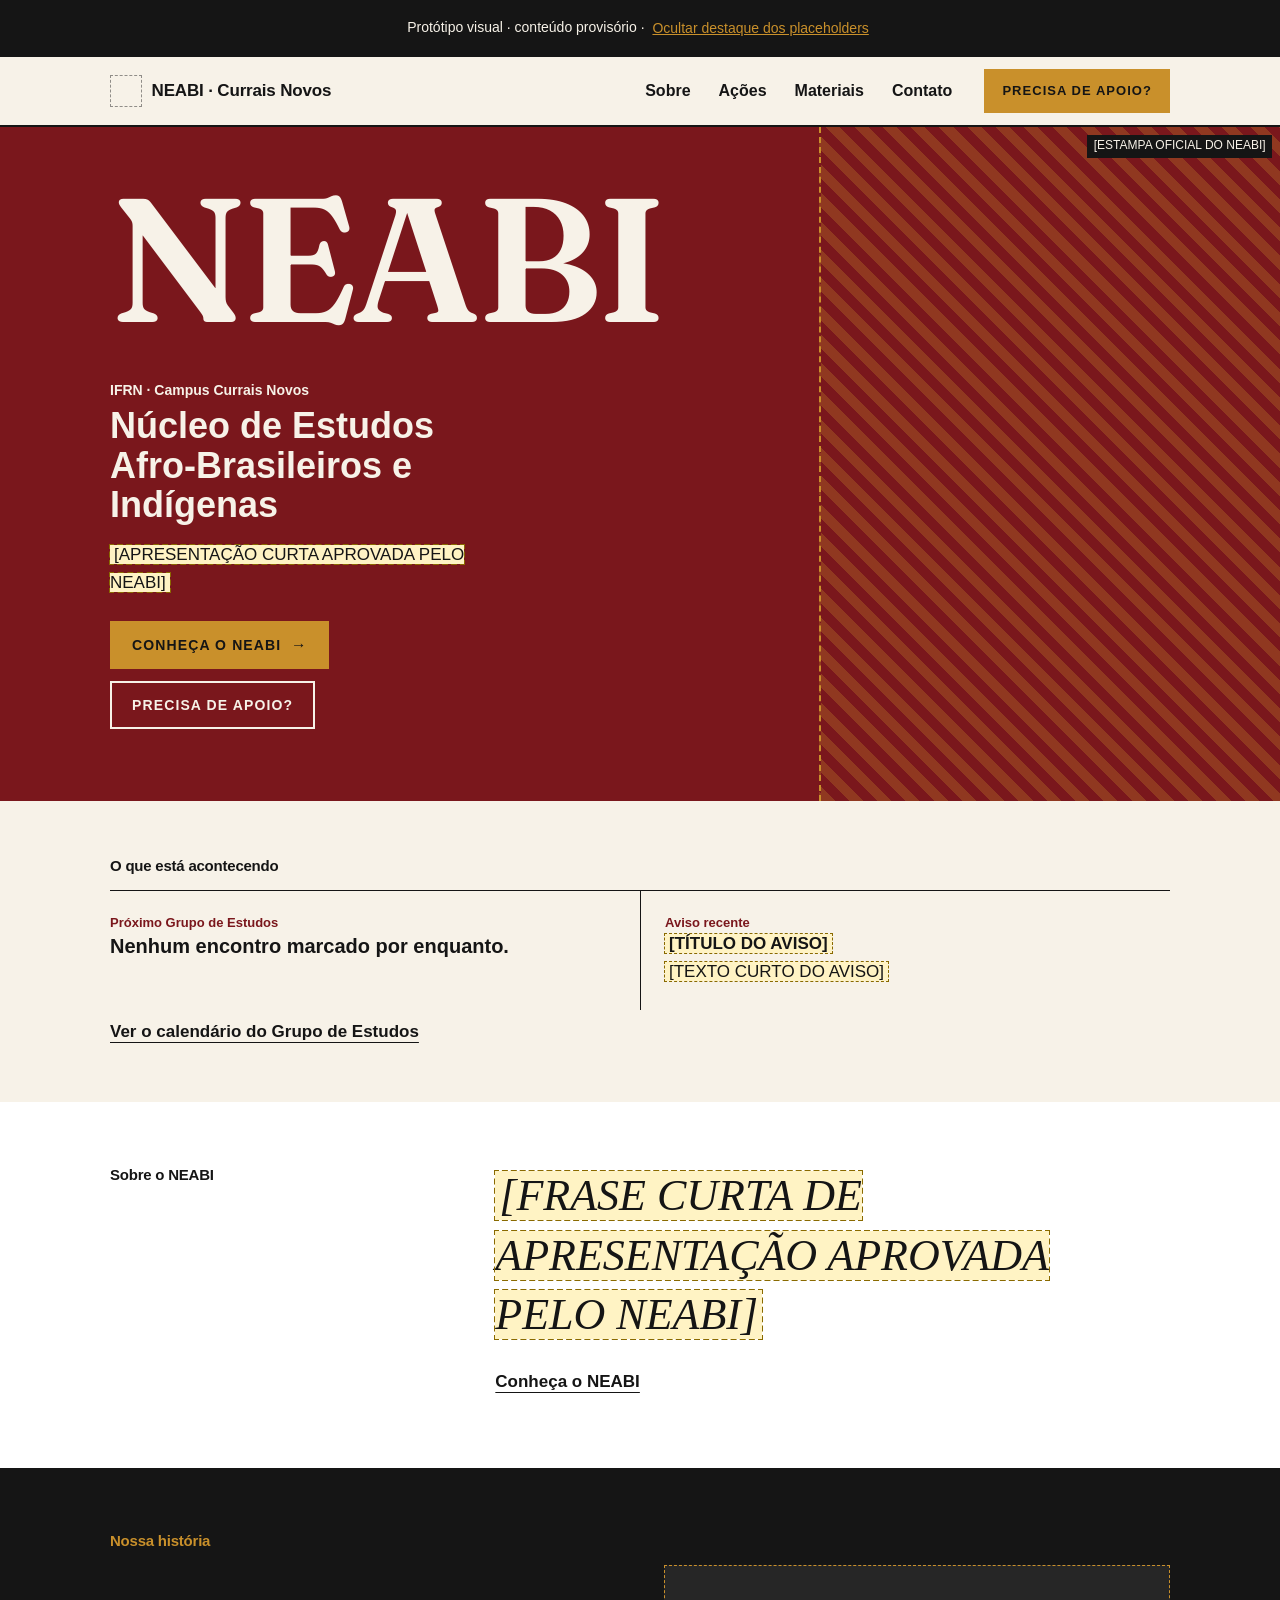
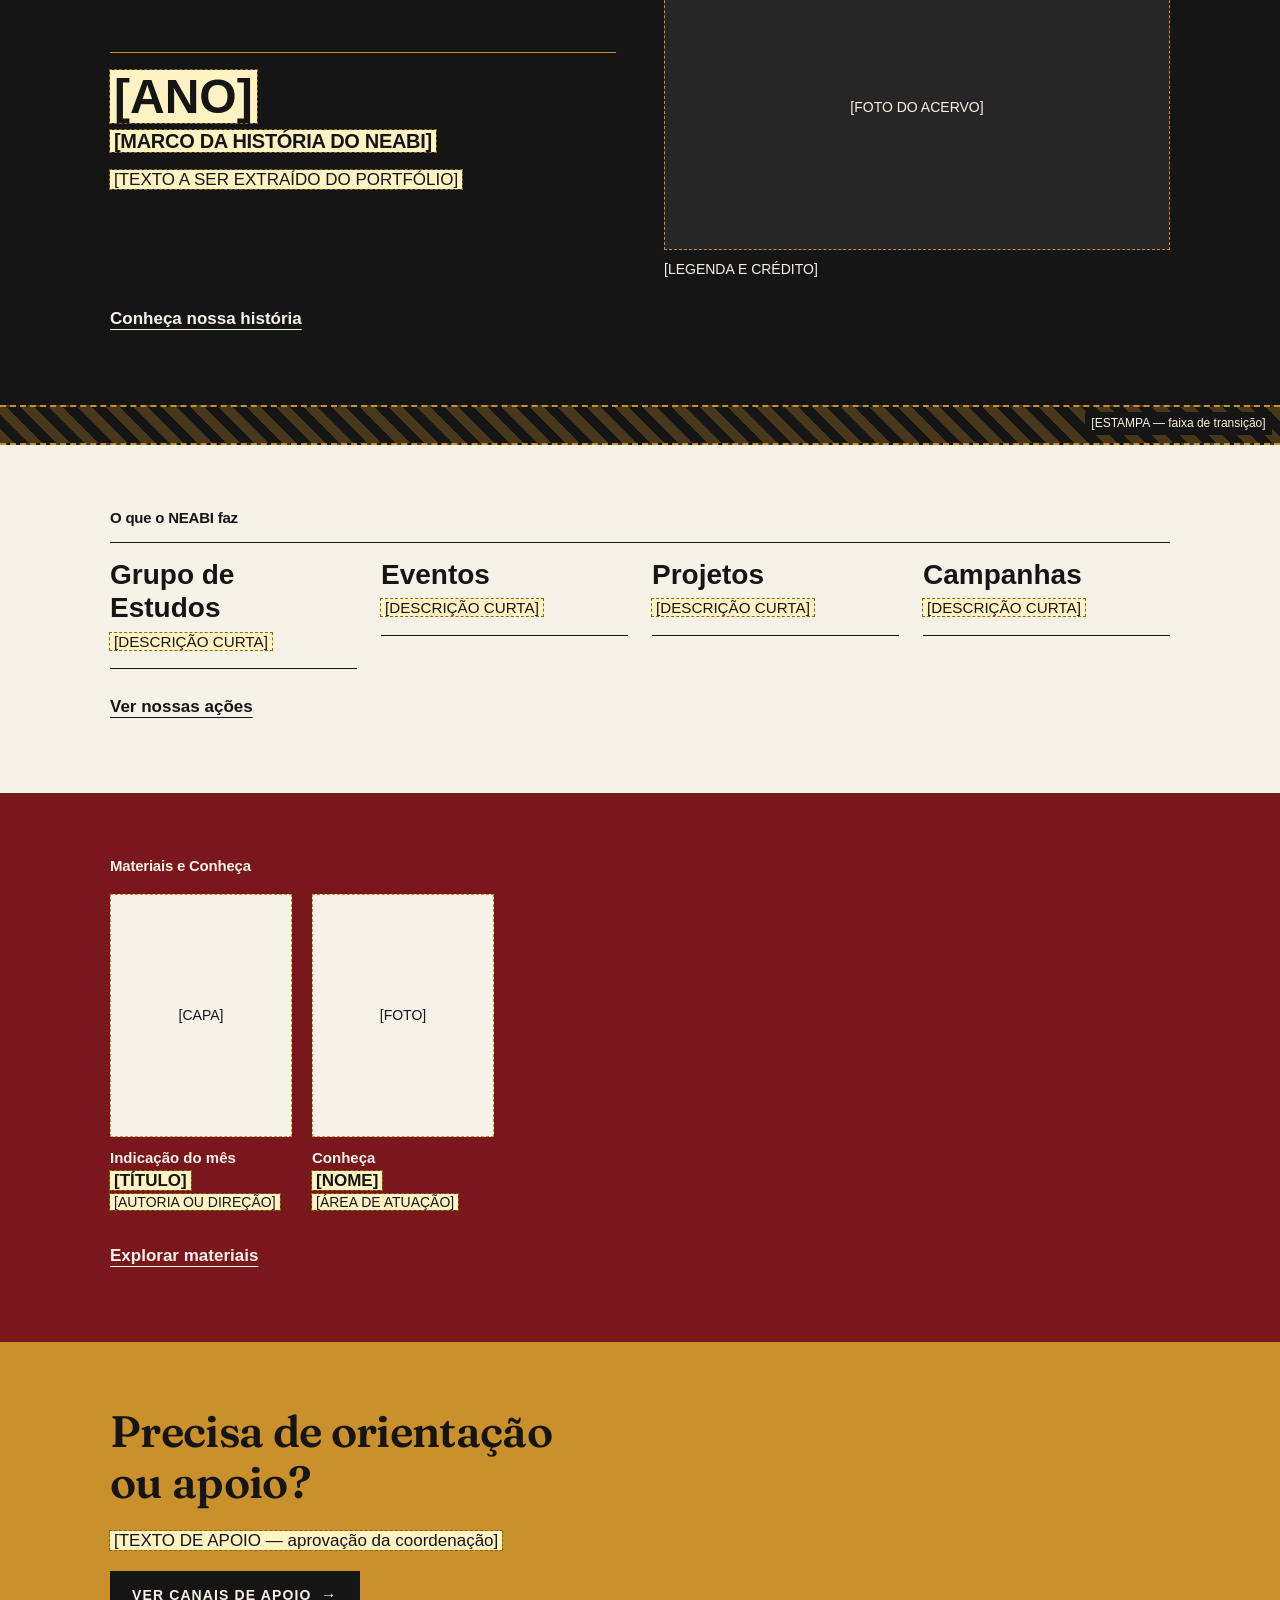
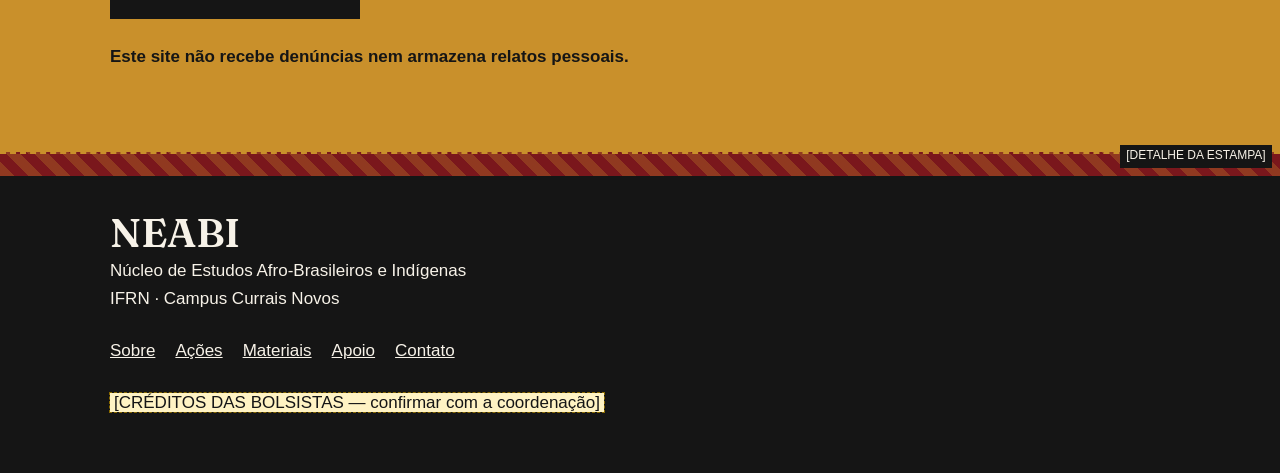
<file: historico/prototipos/prototipo-completo.html>
<!DOCTYPE html>
<html lang="pt-BR">
<head>
  <meta charset="UTF-8">
  <meta name="viewport" content="width=device-width, initial-scale=1, viewport-fit=cover">
  <title>Protótipo visual — NEABI · Currais Novos</title>
  <style>
/* Fraunces: arquivo dentro do projeto (sem carregamento externo). Só o peso 600 está incluído. */
@font-face {
  font-family: "Fraunces";
  src: url([data-uri]) format("woff2");
  font-weight: 600;
  font-style: normal;
  font-display: swap;   /* mostra Georgia até a fonte carregar */
}

/* =========================================================
   PROTÓTIPO VISUAL v5 — revisão tipográfica, personalidade por página e fonte Fraunces (independente da Etapa 1)
   Não usa base.css, layout.css nem components.css.

   Princípio: menos elementos, mais intenção.
     - Setas (→) só em botões principais; links secundários usam sublinhado.
     - Numeração "01 —" só em algumas seções; sem linha decorativa ao lado.
     - Linhas apenas onde separam conteúdo (listas, colunas).
     - Movimento: abertura de cada página + 3 ou 4 blocos escolhidos (data-revela).
   Ocre: texto só sobre preto (ou texto grande); sobre creme/vinho, só detalhes.

   ESCALA TIPOGRÁFICA (use estas variáveis; não crie tamanhos avulsos para títulos)
     --t0  NEABI da Home (único tamanho "extremo", máx. 11rem)
     --t1  título principal das páginas internas (máx. 5rem)
     --t2  título de seção (máx. 2.75rem)      --t3  chamadas e subtítulos (máx. 1.75rem)
     --texto  leitura (17 px), com --medida (largura máxima de parágrafo)
   FONTES: sans-serif (Inter/Arial) em texto, menu, botões e filtros. Serifa Fraunces (arquivo local em fonts/) só em
   contraste: títulos principais (h1), chamadas grandes, dia do próximo encontro e a sigla do rodapé.
   Georgia continua nos itálicos editoriais (citações, legendas, textos de Materiais).
   Caixa alta só em botões e etiquetas de categoria. Numeração só onde é conteúdo (Objetivos).

   Índice:  1 Base · 2 Componentes · 3 Cabeçalho/menu · 4 Home · 5 Sobre · 6 Ações e agenda · 6b Materiais e Conheça · 6c Apoio e Contato
            7 Rodapé · 8 Movimento (tudo que anima fica aqui)
   ========================================================= */

/* ---------- 1. Base ---------- */
:root {
  --vinho: #7A171C; --vinho-claro: #A62C32; --ocre: #C9902B;
  --preto: #151515; --creme: #F7F2E8; --branco: #FFFFFF;
  --fonte-titulos: "Montserrat", Arial, sans-serif;
  --fonte-serifa: "Fraunces", Georgia, "Times New Roman", serif;   /* títulos principais e destaques */
  --fonte-destaque: Georgia, "Times New Roman", serif;
  --altura-cabecalho: 60px;
  --t0: clamp(4rem, 21vw, 11rem);
  --t1: clamp(2.25rem, 7.5vw, 5rem);
  --t2: clamp(1.625rem, 4.2vw, 2.75rem);
  --t3: clamp(1.25rem, 2.6vw, 1.75rem);
  --texto: 1.0625rem;
  --medida: 62ch;
}
*, *::before, *::after { box-sizing: border-box; }
html { scroll-padding-top: calc(var(--altura-cabecalho) + 8px); }
body { margin: 0; font: var(--texto)/1.65 Inter, Arial, sans-serif; color: var(--preto); background: var(--creme); }
h1, h2, h3, h4, p { margin: 0 0 1rem; }
h1, h2, h3, h4 { font-family: var(--fonte-titulos); font-weight: 800; line-height: 1.15; letter-spacing: -0.015em; }
h1 { font-family: var(--fonte-serifa); font-weight: 600; letter-spacing: -0.01em; }   /* título principal de cada página */
main p { max-width: var(--medida); }   /* limita a largura da leitura (classes específicas podem alterar) */
ul, ol { margin: 0; padding: 0; list-style: none; }
figure { margin: 0; }
figcaption { font-size: .875rem; margin-top: .5rem; }
a { color: inherit; }
:focus-visible { outline: 3px solid var(--foco, var(--vinho)); outline-offset: 3px; }
.container { width: 100%; max-width: 1100px; margin: 0 auto; padding: 0 1.25rem; }
.secao { padding: 3.5rem 0; }
.ph { background: #FFF3C4; color: var(--preto); outline: 1px dashed #8A6A00; padding: 0 0.25rem; }   /* texto provisório */
.limpo .ph { background: none; outline: 0; padding: 0; }                                              /* modo limpo */
.pular { position: absolute; left: -999px; top: 0; z-index: 100; background: var(--preto); color: var(--creme); padding: .75rem 1rem; }
.pular:focus { left: 0; }
@media (min-width: 900px) { .secao { padding: 5.5rem 0; } }

/* ---------- 2. Componentes reutilizáveis ---------- */
/* Rótulo: texto pequeno em negrito, sem caixa alta e sem numeração automática */
.rotulo { font: 700 .9375rem var(--fonte-titulos); margin-bottom: 1rem; }
.titulo-secao { font: 800 var(--t2)/1.15 var(--fonte-titulos); letter-spacing: -.015em; margin-bottom: 1.5rem; }

/* Link secundário: sublinhado, sem seta */
.link-texto { display: inline-flex; align-items: center; min-height: 44px; font-weight: 700; text-decoration: underline; text-decoration-thickness: 1px; text-underline-offset: 5px; }
.link-texto:hover { text-decoration-thickness: 3px; }

/* Botão. A seta (.botao--seta) é reservada ao botão principal de cada bloco */
.botao { display: inline-flex; align-items: center; gap: .6rem; min-height: 48px; padding: .6rem 1.25rem; border: 2px solid currentColor;
  border-radius: 0; font: 700 .875rem var(--fonte-titulos); letter-spacing: .08em; text-transform: uppercase; text-decoration: none; }
.botao--seta::after { content: "→"; font-size: 1.1em; }
.botao--ocre { background: var(--ocre); border-color: var(--ocre); color: var(--preto); }
.botao--preto { background: var(--preto); border-color: var(--preto); color: var(--creme); }
.botao--contorno { color: var(--creme); }
.botoes { display: flex; flex-direction: column; gap: .75rem; margin-top: 1.5rem; }   /* celular: empilhados, mesma largura */
@media (min-width: 600px) { .botoes { flex-direction: row; flex-wrap: wrap; } }

/* Espaços da estampa (placeholders). Trocar por background-image quando o arquivo chegar. */
.estampa { position: relative; display: block; border: 2px dashed var(--ocre);
  background: repeating-linear-gradient(45deg, rgba(201,144,43,.28) 0 10px, transparent 10px 20px); }
.estampa--vinho { background-color: var(--vinho); }
.estampa--faixa { height: 40px; border-width: 2px 0; background-color: var(--preto); }
.estampa--detalhe { height: 24px; border-width: 2px 0 0; background-color: var(--vinho); }
.estampa__legenda { position: absolute; right: .5rem; top: .5rem; font-size: .75rem; padding: .1rem .4rem; background: var(--preto); color: var(--creme); }
.estampa--faixa .estampa__legenda, .estampa--detalhe .estampa__legenda { top: auto; bottom: .5rem; }

/* Foto: função informativa/documental. Quando chegar a imagem real, troque o texto do placeholder por:
     <div class="foto"><img src="../../img/arquivo.jpg" alt="Descrição objetiva do que a foto mostra" width="1600" height="900" loading="lazy"></div>
   e coloque a legenda com crédito em <figcaption> (ex.: "Roda de conversa, 2019. Acervo do NEABI.").
   O contêiner mantém a proporção e a imagem é cortada (object-fit) sem deformar. */
.foto img { width: 100%; height: 100%; object-fit: cover; }
.foto:has(img) { padding: 0; }
/* Foto (placeholder) */
.foto { display: grid; place-items: center; text-align: center; aspect-ratio: 16 / 9; padding: 1rem; background: #262626; border: 1px dashed var(--ocre); color: var(--creme); font-size: .875rem; }
.foto--clara { background: var(--branco); color: var(--preto); border-color: var(--vinho); }
.foto--retrato { aspect-ratio: 3 / 4; padding: .25rem; background: var(--creme); color: var(--preto); }

/* ---------- 3. Cabeçalho e menu ---------- */
.barra-nota { margin: 0; background: var(--preto); color: var(--creme); font-size: .875rem; text-align: center; padding: calc(.4rem + env(safe-area-inset-top, 0px)) 1rem .4rem; }
.barra-nota a { color: var(--ocre); }
.barra-nota__botao { min-height: 44px; padding: 0 .25rem; background: none; border: 0; color: var(--ocre); font: inherit; text-decoration: underline; cursor: pointer; }
.barra-nota__botao:focus-visible { outline-color: var(--creme); }
.cabecalho { position: sticky; top: 0; z-index: 50; background: var(--creme); border-bottom: 2px solid var(--preto); --foco: var(--vinho); }
.cabecalho__linha { display: flex; justify-content: space-between; align-items: center; min-height: var(--altura-cabecalho); }
.marca { display: inline-flex; align-items: center; gap: .6rem; font: 800 1.0625rem var(--fonte-titulos); text-decoration: none; letter-spacing: -.01em; }
.marca span { font-weight: 600; }
.simbolo-ifrn { flex: none; width: 32px; height: 32px; border: 1px dashed rgba(21,21,21,.45); }   /* placeholder do símbolo oficial do IFRN */
.menu-botao { min-width: 48px; min-height: 48px; font-size: 1.6rem; line-height: 1; background: none; border: 0; color: var(--preto); cursor: pointer; }
.menu { display: none; position: absolute; left: 0; right: 0; top: 100%; background: var(--preto); color: var(--creme); padding: .5rem 1.25rem 1.5rem; --foco: var(--ocre); }
.menu--aberto { display: block; }
.menu a:not(.botao) { display: flex; align-items: center; min-height: 52px; font: 800 1.5rem var(--fonte-titulos); text-decoration: none; border-bottom: 1px solid #333; }
.menu a[aria-current="page"]:not(.botao) { text-decoration: underline; text-decoration-color: var(--ocre); text-decoration-thickness: 3px; text-underline-offset: 6px; }
.menu__apoio { margin-top: 1.25rem; }
.menu__apoio[aria-current="page"] { text-decoration: underline; text-decoration-thickness: 2px; text-underline-offset: 5px; }   /* página atual: Apoio */
html:not(.js) .menu { display: block; position: static; }   /* sem JavaScript: menu sempre visível */
html:not(.js) .menu-botao { display: none; }
@media (min-width: 900px) {
  :root { --altura-cabecalho: 68px; }
  .menu-botao, .so-celular { display: none; }
  .menu, html:not(.js) .menu { display: flex; position: static; background: none; color: var(--preto); padding: 0; align-items: center; gap: 2rem; --foco: var(--vinho); }
  .menu ul { display: flex; gap: 1.75rem; }
  .menu a:not(.botao) { min-height: 44px; font: 700 1rem var(--fonte-titulos); border: 0; }
  .menu a:not(.botao):hover { text-decoration: underline; text-decoration-color: var(--vinho); text-decoration-thickness: 3px; text-underline-offset: 6px; }
  .menu a[aria-current="page"]:not(.botao) { text-decoration-color: var(--vinho); }
  .menu__apoio { margin: 0; min-height: 44px; padding: .4rem 1rem; font-size: .8125rem; }
}

/* ---------- 4. Home ---------- */
/* Abertura: faixa de estampa atravessada pela sigla */
.hero { position: relative; background: var(--vinho); color: var(--creme); --foco: var(--creme); overflow: hidden; padding: 4.5rem 0 3rem; }
.hero__estampa { position: absolute; top: 0; left: 0; right: 0; height: 130px; border-width: 0 0 2px; }
.hero__conteudo { position: relative; }
.hero__sigla { font-size: var(--t0); line-height: .95; letter-spacing: -.03em; margin: 0 0 1.75rem; }
.hero__local { font: 700 .875rem var(--fonte-titulos); margin-bottom: .5rem; }
.hero__nome { font: 800 clamp(1.4rem, 5vw, 2.25rem)/1.1 var(--fonte-titulos); max-width: 18ch; }
.hero__texto { max-width: 46ch; }
.hero .botoes .botao { justify-content: space-between; }
@media (min-width: 600px) { .hero .botoes .botao { justify-content: flex-start; } }
@media (min-width: 900px) {
  .hero { padding: 3rem 0 4.5rem; }
  .hero__estampa { left: auto; width: 36%; height: auto; bottom: 0; border-width: 0 0 0 2px; }
  .hero__sigla { margin-bottom: 2.5rem; }
  .hero__corpo { max-width: 26rem; }
}

/* Home: seções de prévia mais compactas que as páginas de aprofundamento */
.secao--compacta { padding: 2.5rem 0; }
@media (min-width: 900px) { .secao--compacta { padding: 4rem 0; } }

/* O que está acontecendo */
.agora { background: var(--creme); padding: 2.5rem 0 2rem; }
.agora__grade { border-top: 1px solid var(--preto); }
.agora__item { padding: 1rem 0; border-bottom: 1px solid var(--preto); }
.agora__tipo { font: 700 .8125rem var(--fonte-titulos); color: var(--vinho); margin-bottom: .25rem; }
.agora__data { font: 800 1.375rem/1.3 var(--fonte-titulos); margin-bottom: .25rem; }
.agora__item:first-child { padding: 1.25rem 0; }
.agora__item:first-child .agora__data { font-size: clamp(2.25rem, 9vw, 3.25rem); line-height: 1.15; color: var(--vinho); }   /* destaque: data do Grupo de Estudos */
.agora__titulo { font: 800 1.0625rem/1.2 var(--fonte-titulos); margin-bottom: .25rem; }
.agora__item:first-child .agora__titulo { font-size: 1.25rem; }
.agora__detalhe { margin: 0; }
@media (min-width: 900px) {
  .agora { padding: 3.5rem 0 3rem; }
  .agora__grade { display: grid; grid-template-columns: repeat(2, 1fr); }
  .agora__item, .agora__item:first-child { padding: 1.5rem 1.5rem 1.5rem 0; border-bottom: 0; }
  .agora__item + .agora__item { padding-left: 1.5rem; border-left: 1px solid var(--preto); }
}

/* Sobre (prévia) */
.apresentacao { background: var(--branco); }
.declaracao { font: italic 400 var(--t2)/1.35 var(--fonte-destaque); max-width: 26ch; }
@media (min-width: 900px) { .apresentacao__grade { display: grid; grid-template-columns: 1fr 2fr; gap: 3rem; } }

/* Nossa história (prévia leve: no celular, 2 marcos compactos) */
.historia { background: var(--preto); color: var(--creme); --foco: var(--ocre); }
.historia .rotulo { color: var(--ocre); }
.marcos { border-top: 1px solid #555; }
.marco { display: grid; grid-template-columns: 5.5rem 1fr; column-gap: 1rem; align-items: baseline; padding: 1rem 0; border-bottom: 1px solid #444; }
.marco__ano { font: 800 1.75rem/1 var(--fonte-titulos); color: var(--ocre); margin: 0; }
.marco__titulo { font-size: 1.125rem; line-height: 1.25; margin: 0; }
.marco__texto {  grid-column: 2; margin: .5rem 0 0; }
.marco--extra { display: none; }
.historia__foto { display: none; margin: 1.5rem 0 .5rem; }   /* na prévia da Home a foto só aparece no computador */
@media (min-width: 900px) {
  .historia__previa { display: grid; grid-template-columns: 1fr 1fr; gap: 3rem; align-items: center; margin-bottom: 1rem; }
  .marcos { border-top: 0; margin: 0; }
  .marco { display: block; border-top: 1px solid var(--ocre); border-bottom: 0; padding: 1.25rem 0 0; }
  .marco__ano { font-size: 3rem; margin-bottom: .5rem; }
  .marco__titulo { font-size: 1.25rem; margin-bottom: .75rem; }
  .marco__texto, .marco--extra { display: block; }
  .historia__foto { display: block; margin: 0; }
  .historia__foto .foto { aspect-ratio: 16 / 9; }
}

/* Ações: lista editorial (tipografia + linhas finas; sem setas nem numeração por item) */
/* 2 colunas no celular, 4 no computador: o resumo das áreas ocupa pouco espaço */
.areas { display: grid; grid-template-columns: 1fr 1fr; column-gap: 1.5rem; border-top: 1px solid var(--preto); margin-bottom: 1rem; }
.areas a { display: block; min-height: 44px; padding: .9rem 0; border-bottom: 1px solid var(--preto); text-decoration: none; }
.areas__nome { display: block; font: 800 var(--t3)/1.2 var(--fonte-titulos); }
.areas a:hover .areas__nome { color: var(--vinho); text-decoration: underline; text-decoration-thickness: 3px; text-underline-offset: 6px; }
.areas__descricao { display: block; font-size: .95rem; margin-top: .25rem; }
@media (min-width: 900px) {
  .areas { grid-template-columns: repeat(4, 1fr); }
  .areas a { padding-right: 1rem; }
}

/* Materiais (prévia na Home): bloco vinho com 1 indicação e 1 personalidade em destaque */
.materiais { background: var(--vinho); color: var(--creme); --foco: var(--creme); }
.destaques-home { display: grid; grid-template-columns: 1fr 1fr; gap: 1.25rem; max-width: 24rem; margin: 1.25rem 0; }
.destaque-home { margin: 0; }
.destaque-home .foto { aspect-ratio: 3 / 4; }
.destaque-home figcaption { margin-top: .75rem; }
.destaque-home__rotulo { display: block; margin-bottom: .25rem; font: 600 .9375rem var(--fonte-titulos); }
.destaque-home strong { display: block; font: 800 1.0625rem/1.25 var(--fonte-titulos); }

/* Apoio (destaque em ocre) */
.apoio { background: var(--ocre); color: var(--preto); --foco: var(--preto); }
.apoio h2 { font-family: var(--fonte-serifa); font-weight: 600; font-size: var(--t2); max-width: 16ch; margin-bottom: 1.25rem; }
.apoio__aviso { font-weight: 700; margin-top: 1.5rem; }

/* ---------- 5. Página Sobre ---------- */
/* Abertura (Sobre = memória e arquivo): creme, título moderado, foto documental ao lado do texto.
   A estampa fica como detalhe fino no topo. */
.abertura { background: var(--creme); overflow: hidden; padding-bottom: 3rem; }
.abertura__conteudo { padding-top: 2rem; }
.abertura__trilha { font: 600 .9375rem var(--fonte-titulos); margin-bottom: 1.5rem; }
.abertura__trilha a { display: inline-flex; align-items: center; min-height: 44px; }
.abertura__titulo { font-size: var(--t1); line-height: 1.1; margin: 0 0 1.5rem; }
.abertura__intro { font-size: 1.125rem; }
.abertura__foto { margin-top: 2rem; }
.abertura__foto .foto { aspect-ratio: 4 / 3; }
.abertura__indice { display: none; }
@media (min-width: 900px) {
  .abertura { padding-bottom: 4.5rem; }
  .abertura__conteudo { padding-top: 3.5rem; }
  .abertura__grade { display: grid; grid-template-columns: 7fr 5fr; column-gap: 4rem; align-items: end; }
  .abertura__foto { margin-top: 0; }
  /* Índice interno: linha própria abaixo da abertura, com largura total; os itens quebram de forma natural */
  .abertura__indice { display: flex; flex-wrap: wrap; align-items: center; gap: 0 2rem; margin-top: 2.5rem; font: 600 1rem var(--fonte-titulos); }
  .abertura__indice-rotulo { color: var(--vinho); }
  .abertura__indice a { display: inline-flex; align-items: center; min-height: 44px; }
  .abertura__indice a:hover { text-decoration: underline; text-decoration-color: var(--vinho); text-decoration-thickness: 3px; text-underline-offset: 5px; }
}

/* O que é o NEABI? (numerada) */
.oqe { background: var(--branco); }
.oqe__grade { display: grid; gap: 2rem; }
.destaque-serifa { font: italic 400 var(--t3)/1.4 var(--fonte-destaque); }
.oqe__texto p { max-width: 62ch; }
@media (min-width: 900px) { .oqe__grade { grid-template-columns: 5fr 7fr; gap: 4rem; } .oqe__texto { padding-top: .5rem; } }

/* No campus (sem numeração) */
.campus { background: var(--creme); }
.campus__grade { display: grid; gap: 2rem; }
@media (min-width: 900px) { .campus__grade { grid-template-columns: 1.1fr 1fr; gap: 4rem; align-items: center; } .campus__foto .foto { aspect-ratio: 1 / 1; } }

/* Nossa história (numerada) — celular: lista compacta que abre/fecha; computador: linha do tempo */
.historia-sobre { background: var(--preto); color: var(--creme); --foco: var(--ocre); }
.historia-sobre .rotulo { color: var(--ocre); }
.secao-cabeca { margin-bottom: 1.5rem; }
.secao-cabeca__intro { margin: 0; }
.linha-tempo { border-top: 1px solid #555; }
.marco-h { border-bottom: 1px solid #444; }
.marco-h__cabeca { display: grid; grid-template-columns: 5.5rem 1fr 44px; column-gap: 1rem; align-items: center; min-height: 64px; padding: .5rem 0; }
.marco-h__ano { font: 400 1.625rem/1 var(--fonte-destaque); color: var(--ocre); margin: 0; }   /* anos em serifa: sensação de arquivo */
.marco-h__titulo { font-size: 1.125rem; line-height: 1.3; margin: 0; }
.marco-h__toggle { width: 44px; height: 44px; padding: 0; border: 0; background: none; color: var(--creme); font: 700 1.5rem/1 var(--fonte-titulos); cursor: pointer; }
.marco-h__toggle::before { content: "+"; }
.marco-h__toggle[aria-expanded="true"]::before { content: "\2212"; }
.marco-h__corpo { padding: 0 0 1.25rem 6.5rem; }
.marco-h__texto { margin: 0; }
.marco-h__foto { margin: 1rem 0 0; }
.marco-h__foto .foto { aspect-ratio: 4 / 3; }
.marco-h__foto figcaption { font: italic 400 .9375rem/1.4 var(--fonte-destaque); }   /* legenda de arquivo */
/* Trecho curto de documento: citação em serifa com filete lateral; a fonte vai abaixo */
.trecho { margin: 1.25rem 0 0; padding-left: 1rem; border-left: 2px solid var(--ocre); font: italic 400 1.125rem/1.5 var(--fonte-destaque); }
.trecho cite { display: block; margin-top: .5rem; font: 400 .875rem/1.4 var(--fonte-titulos); font-style: normal; }
@media (max-width: 899px) {
  .marco-h__cabeca { cursor: pointer; }
  html.js .marco-h:not(.aberto) .marco-h__corpo { display: none; }   /* sem JavaScript, tudo fica aberto */
}
@media (min-width: 900px) {
  .secao-cabeca { margin-bottom: 3.5rem; }
  .linha-tempo { position: relative; border-top: 0; }
  .linha-tempo::before { content: ""; position: absolute; top: 0; bottom: 0; left: 50%; width: 1px; background: var(--ocre); }
  .marco-h { display: grid; grid-template-columns: 1fr 4rem 1fr; grid-template-rows: auto 1fr; border-bottom: 0; padding-bottom: 4.5rem; }
  .marco-h:last-child { padding-bottom: 0; }
  .marco-h::before { content: ""; grid-column: 2; grid-row: 1 / span 2; justify-self: center; align-self: start; width: 12px; height: 12px; margin-top: 1.4rem; border-radius: 50%; background: var(--ocre); box-shadow: 0 0 0 6px var(--preto); }
  .marco-h__cabeca { display: block; grid-column: 1; grid-row: 1; min-height: 0; padding: 0; }
  .marco-h__toggle { display: none; }
  .marco-h__corpo { display: contents; }
  .marco-h__ano { font-size: 3rem; margin-bottom: .75rem; }
  .marco-h__titulo { font-size: var(--t3); margin-bottom: 1rem; }
  .marco-h__texto { grid-column: 1; grid-row: 2; max-width: 30rem; }
  .marco-h__foto { grid-column: 3; grid-row: 1 / span 2; margin: 0; align-self: start; }
  .marco-h:nth-child(even) .marco-h__cabeca,
  .marco-h:nth-child(even) .marco-h__texto { grid-column: 3; }
  .marco-h:nth-child(even) .marco-h__foto { grid-column: 1; }
}

/* Objetivos (sem numeração de seção; os números grandes são a composição) */
.objetivos { background: var(--creme); }
.objetivo { display: grid; grid-template-columns: 3.25rem 1fr; column-gap: .75rem; padding: 1rem 0; }
.objetivo__numero { font: 400 2rem/1 var(--fonte-destaque); color: var(--vinho); }   /* numeração de conteúdo (única do site) */
.objetivo__texto { margin: 0; font: 400 clamp(1.125rem, 2.4vw, 1.375rem)/1.5 var(--fonte-destaque); }
@media (min-width: 900px) {
  .objetivos__lista { display: grid; grid-template-columns: 1fr 1fr; column-gap: 4rem; row-gap: 1.5rem; }
  .objetivo { grid-template-columns: 1fr; row-gap: .75rem; padding: 0; }
  .objetivo__numero { font-size: 2.5rem; }
}

/* Atuação (sem numeração; colunas separadas só por espaço) */
.atuacao { background: var(--branco); }
.frente { padding: 1rem 0; }
.frente__titulo { font-size: var(--t3); margin-bottom: .75rem; }
.frente p:last-child { margin-bottom: 0; }
@media (min-width: 900px) { .frentes { display: grid; grid-template-columns: repeat(3, 1fr); column-gap: 3rem; } }

/* Chamada final */
.chamada { background: var(--vinho-claro); color: var(--creme); --foco: var(--creme); }
.chamada h2 { font-family: var(--fonte-serifa); font-weight: 600; font-size: var(--t1); max-width: 18ch; margin-bottom: 1.25rem; }
.chamada__texto { max-width: 40rem; }
.chamada .botoes .botao { justify-content: space-between; }
@media (min-width: 600px) { .chamada .botoes .botao { justify-content: flex-start; } }

/* ---------- 6. Página Ações e agenda ---------- */
/* Abertura (Ações = tempo): título moderado; o protagonista da página é a data do próximo encontro */
.acoes-abertura { background: var(--creme); padding-top: 2rem; overflow: hidden; }
.acoes-titulo { font-size: var(--t1); line-height: 1.1; margin: 0 0 1.25rem; }
.acoes-abertura__intro { font-size: 1.125rem; }
.acoes-atalhos { display: flex; flex-wrap: wrap; gap: 0 1.5rem; margin-bottom: 0; }
.acoes-estampa { height: 40px; margin-top: 2rem; border-width: 2px 0 0; }
@media (min-width: 900px) {
  .acoes-abertura { padding-top: 3.5rem; }
  .acoes-abertura__grade { display: grid; grid-template-columns: 6fr 5fr; column-gap: 4rem; align-items: end; padding-bottom: .5rem; }
  .acoes-titulo { margin: 0; }
  .acoes-estampa { height: 56px; margin-top: 3rem; }
}

/* Próximas atividades (numerada): o que ainda vai acontecer, aberto à comunidade */
.proximas { background: var(--branco); }
.proximo { background: var(--branco); padding: 2.5rem 0; }
@media (min-width: 900px) { .proximo { padding: 4rem 0; } }
.proximo .grupo { margin-bottom: 0; }
.grupo__linha { margin: 0 0 .25rem; }
.grupo__linha-rotulo { font-weight: 700; }
.grupo .link-texto { margin-top: .75rem; }
.outras { background: var(--branco); }
.outras__intro { margin-bottom: 1rem; }
.calendario__dica { margin: 0; color: rgba(21,21,21,.8); }
.acoes-mais summary { display: flex; align-items: center; min-height: 44px; margin-top: 1.5rem; font-weight: 700; text-decoration: underline; text-underline-offset: 5px; cursor: pointer; list-style: none; }
.acoes-mais summary::-webkit-details-marker { display: none; }
.acoes-mais summary::after { content: "+"; margin-left: .5rem; }
.acoes-mais[open] summary::after { content: "\2212"; }
/* Próximo Grupo de Estudos: bloco vinho com dia e mês grandes (estilo calendário) */
.grupo { background: var(--vinho); color: var(--creme); --foco: var(--creme); padding: 1.5rem; margin: 0 -1.25rem 3rem; }
.grupo__rotulo { font: 700 .9375rem var(--fonte-titulos); margin-bottom: 1rem; }
.grupo__data { display: flex; align-items: baseline; gap: .75rem; margin-bottom: 1rem; }
.grupo__dia { font: 600 clamp(3.5rem, 16vw, 5.5rem)/1 var(--fonte-serifa); letter-spacing: -.02em; }
.grupo__mes { font: 700 var(--t3)/1.2 var(--fonte-titulos); }
.grupo__titulo { font: 800 var(--t3)/1.25 var(--fonte-titulos); }
.grupo__detalhe { margin: 0; }
@media (min-width: 900px) {
  .grupo { display: grid; grid-template-columns: auto 1fr; column-gap: 4rem; align-items: center; padding: 3rem; margin: 0 0 4rem; }
  .grupo__rotulo { grid-column: 1 / -1; }
  .grupo__data { margin: 0; }
}

.agenda__cabeca { display: flex; flex-direction: column; gap: .5rem; margin-bottom: 1rem; }
.agenda__titulo { font-size: var(--t3); margin: 0; }
.filtros { display: flex; flex-wrap: wrap; gap: 0 1.25rem; }
.filtro { min-height: 44px; padding: 0; background: none; border: 0; border-bottom: 3px solid transparent; font: 700 .8125rem var(--fonte-titulos); letter-spacing: .08em; text-transform: uppercase; color: var(--preto); cursor: pointer; }
.filtro:hover { border-bottom-color: var(--ocre); }
.filtro[aria-pressed="true"] { border-bottom-color: var(--vinho); color: var(--vinho); }
.agenda__lista { border-top: 1px solid var(--preto); }
.agenda-item { display: grid; row-gap: .5rem; padding: 1.1rem 0; border-bottom: 1px solid var(--preto); }
.agenda-item[hidden] { display: none; }
.agenda-item__data { display: flex; align-items: baseline; gap: .5rem; margin: 0; }   /* dia grande + mês pequeno */
.agenda-item__dia { font: 800 2rem/1 var(--fonte-titulos); }
.agenda-item__mes { font: 700 1rem var(--fonte-titulos); }
.agenda-item__categoria { font: 700 .75rem var(--fonte-titulos); letter-spacing: .1em; text-transform: uppercase; color: var(--vinho); margin-bottom: .25rem; }
.agenda-item__titulo { font: 800 1.25rem/1.2 var(--fonte-titulos); margin-bottom: .25rem; }
.agenda-item__detalhe { margin: 0; }
.agenda__vazio { padding: 1.25rem 0; margin: 0; }
@media (min-width: 900px) {
  .agenda__cabeca { flex-direction: row; justify-content: space-between; align-items: center; }
  .agenda-item { grid-template-columns: 13rem 1fr; column-gap: 1.5rem; padding: 1.5rem 0; }
  .agenda-item__dia { font-size: 2.5rem; }
  .agenda-item__titulo { font-size: 1.375rem; }
}

/* ---------- Calendário do Grupo de Estudos (seção própria, creme entre "próximas" e "realizadas") ---------- */
.calendario { background: var(--creme); }
.calendario__intro { margin-bottom: 2rem; }
.calendario__grade { display: grid; gap: 2rem; }
.calendario__topo { display: flex; align-items: center; justify-content: space-between; gap: 1rem; margin-bottom: .75rem; }
.calendario__mes { font: 700 clamp(1.25rem, 3vw, 1.625rem)/1.2 var(--fonte-titulos); margin: 0; }
.calendario__navegacao { display: flex; gap: .5rem; }
.calendario__botao { width: 44px; height: 44px; padding: 0; border: 2px solid var(--vinho); border-radius: 50%; background: none; color: var(--vinho); font: 700 1.5rem/1 var(--fonte-titulos); cursor: pointer; }
.calendario__botao:hover { background: var(--vinho); color: var(--creme); }
.calendario__tabela { width: 100%; border-collapse: collapse; table-layout: fixed; }
.calendario__tabela th { padding: .5rem 0; border-bottom: 1px solid rgba(21,21,21,.3); font: 600 .875rem var(--fonte-titulos); color: var(--vinho); text-align: center; }
.calendario__tabela td { padding: .125rem 0; text-align: center; }
.so-leitor { position: absolute; width: 1px; height: 1px; overflow: hidden; clip: rect(0 0 0 0); white-space: nowrap; }   /* texto só para leitores de tela */
/* Dia: número simples; dia com encontro vira botão. Próximo = círculo cheio; realizado = anel (a forma diferencia, não só a cor). */
.dia { display: inline-grid; place-items: center; width: 100%; max-width: 44px; aspect-ratio: 1; font: 600 1rem var(--fonte-titulos); border: 2px solid transparent; border-radius: 50%; }
button.dia { background: none; color: inherit; cursor: pointer; }
.dia--proximo { background: var(--vinho); border-color: var(--vinho); color: var(--creme); }
.dia--realizado { border-color: var(--vinho); color: var(--vinho); }
button.dia:hover { box-shadow: 0 0 0 3px rgba(201,144,43,.45); }
.dia[aria-pressed="true"] { box-shadow: 0 0 0 2px var(--creme), 0 0 0 4px var(--preto); }
.dia[aria-current="date"] { text-decoration: underline; text-decoration-color: var(--ocre); text-decoration-thickness: 3px; text-underline-offset: 4px; }   /* hoje */
.calendario__legenda { display: flex; flex-wrap: wrap; gap: .25rem 1.5rem; margin: 1rem 0 0; padding: 0; list-style: none; font-size: .9375rem; }
.calendario__legenda li { display: flex; align-items: center; gap: .5rem; }
.legenda__marca, .encontro__status::before { content: ""; display: inline-block; width: 14px; height: 14px; border-radius: 50%; border: 2px solid var(--vinho); }
.legenda__marca--proximo, .encontro__status--proximo::before { background: var(--vinho); }

/* Painel de detalhes: um único bloco branco; o dia vem grande (Fraunces), como no "Próximo Grupo de Estudos" */
.calendario__painel { background: var(--branco); border-top: 4px solid var(--vinho); padding: 1.5rem; }
.encontro + .encontro { margin-top: 2rem; padding-top: 2rem; border-top: 1px solid rgba(21,21,21,.2); }
.encontro__status { display: flex; align-items: center; gap: .5rem; margin-bottom: 1rem; font: 700 .9375rem var(--fonte-titulos); color: var(--vinho); }
.encontro__status::before { content: ""; }
.encontro__data { display: flex; align-items: baseline; flex-wrap: wrap; gap: .25rem .75rem; margin-bottom: .25rem; }
.encontro__dia { font: 600 clamp(3rem, 12vw, 4.5rem)/1 var(--fonte-serifa); color: var(--vinho); }
.encontro__mes { font: 700 var(--t3)/1.2 var(--fonte-titulos); }
.encontro__titulo { margin: 0 0 1rem; font: 800 1.125rem/1.3 var(--fonte-titulos); }
.encontro__dados { margin: 0; }
.encontro__dados div { padding: .6rem 0; border-top: 1px solid rgba(21,21,21,.15); }
.encontro__dados dt { font: 600 .9375rem var(--fonte-titulos); color: var(--vinho); }
.encontro__dados dd { margin: 0; font-size: 1.0625rem; }

/* Listas "Próximos" e "Anteriores": cada item abre com <details>, sem sair do lugar */
.calendario__listas { display: grid; gap: 2.5rem; margin-top: 3rem; }
.calendario__subtitulo { margin-bottom: 1rem; font: 800 var(--t3)/1.2 var(--fonte-titulos); }
.lista-encontros { margin: 0; padding: 0; list-style: none; border-bottom: 1px solid rgba(21,21,21,.3); }
.lista-encontros > li { border-top: 1px solid rgba(21,21,21,.3); }
.lista-encontros__vazio { padding: 1rem 0; }
.lista-encontro summary { display: grid; grid-template-columns: 4.25rem 1fr auto; gap: 1rem; align-items: baseline; min-height: 44px; padding: .85rem 0; font-weight: 600; cursor: pointer; list-style: none; }
.lista-encontro summary::-webkit-details-marker { display: none; }
.lista-encontro summary::after { content: "+"; font: 700 1.25rem/1 var(--fonte-titulos); color: var(--vinho); }
.lista-encontro[open] summary::after { content: "\2212"; }
.lista-encontro__data { font: 800 1.125rem var(--fonte-titulos); color: var(--vinho); }
.lista-encontro__corpo { padding-bottom: 1rem; }
@media (min-width: 900px) {
  .calendario__grade { grid-template-columns: 6fr 5fr; column-gap: 4rem; align-items: start; }
  .calendario__listas { grid-template-columns: 1fr 1fr; column-gap: 4rem; margin-top: 4.5rem; }
  .calendario__painel { padding: 2rem; }
}
@media (prefers-reduced-motion: no-preference) {
  .encontro { animation: calendario-aparece .25s ease-out; }
  @keyframes calendario-aparece { from { opacity: 0; transform: translateY(6px); } to { opacity: 1; transform: none; } }
}

/* Ações realizadas (numerada): registro do que já foi feito — fundo preto, fotografia em primeiro plano */
.realizadas { background: var(--preto); color: var(--creme); --foco: var(--ocre); }
.realizadas .rotulo { color: var(--ocre); }
.realizadas__intro { max-width: 40rem; margin-bottom: 2.5rem; }
.acao__categoria { font: 700 .75rem var(--fonte-titulos); letter-spacing: .1em; text-transform: uppercase; color: var(--ocre); margin: .75rem 0 .25rem; }
.acao__titulo { font: 800 1.25rem/1.2 var(--fonte-titulos); margin-bottom: .5rem; }
.acao__ano { font: 700 .875rem var(--fonte-titulos); margin: 0; }
.acao--destaque { margin-bottom: 2.5rem; }
.acao--destaque .acao__titulo { font-size: var(--t3); }
.acoes-duas { display: grid; grid-template-columns: 1fr 1fr; gap: 1rem; margin-bottom: 2rem; }   /* duas colunas também no celular: registros menores ocupam menos altura */
.acoes-arquivo { border-top: 1px solid #555; }
.acoes-arquivo li { display: grid; grid-template-columns: 4.5rem 1fr; column-gap: 1rem; padding: .9rem 0; border-bottom: 1px solid #444; }
.acoes-arquivo__ano { font: 800 1rem var(--fonte-titulos); color: var(--ocre); margin: 0; }
.acoes-arquivo__titulo { margin: 0; }
.acoes-arquivo__categoria { grid-column: 2; font-size: .8125rem; margin: 0; }
@media (min-width: 900px) {
  .acao--destaque { display: grid; grid-template-columns: 7fr 5fr; column-gap: 3rem; align-items: end; margin-bottom: 4rem; }
  .acao--destaque .foto { aspect-ratio: 4 / 3; }
  .acao--destaque .acao__categoria { margin-top: 0; }
  .acoes-duas { grid-template-columns: 1fr 1fr; column-gap: 3rem; margin-bottom: 4rem; }
  .acoes-arquivo li { grid-template-columns: 6rem 1fr auto; align-items: baseline; }
  .acoes-arquivo__categoria { grid-column: auto; }
}

/* Encerramento: só texto e dois links, sem bloco de cor */
.encerramento { background: var(--creme); }
.encerramento h2 { font-family: var(--fonte-serifa); font-weight: 600; font-size: var(--t2); max-width: 20ch; }
.encerramento__links { display: flex; flex-wrap: wrap; gap: 0 2rem; font-size: 1.125rem; }

/* ---------- 6b. Página Materiais e Conheça ---------- */
/* Abertura: vinho; título grande em creme; estampa em faixa na base */
.mat-topo { background: var(--vinho); color: var(--creme); --foco: var(--creme); padding-top: 2rem; overflow: hidden; }
.mat-topo__titulo { font-size: var(--t1); line-height: 1.1; margin: 0 0 1.25rem; }
.mat-topo__grande { display: block; }
.mat-topo__pequeno { display: block; margin-top: .25rem; font: 400 var(--t2)/1.2 var(--fonte-destaque); font-style: italic; color: var(--ocre); }   /* ocre só em texto grande */   /* ocre só em texto grande */
.mat-topo__intro { max-width: 34rem; font-size: 1.125rem; }
.mat-topo__estampa { height: 40px; margin-top: 2rem; border-width: 2px 0 0; }
@media (min-width: 900px) { .mat-topo { padding-top: 3.5rem; } .mat-topo__estampa { height: 56px; margin-top: 3rem; } }

/* Barra de filtros (usa o mesmo estilo .filtro da agenda) */
.mat-barra { background: var(--creme); border-bottom: 1px solid var(--preto); padding: .5rem 0; }
.mat-barra__linha { display: flex; flex-wrap: wrap; align-items: center; justify-content: space-between; gap: 0 1.5rem; }
.mat-secao[hidden], .mat-secao [hidden] { display: none !important; }   /* o filtro e o "Ver mais" usam o atributo hidden */
.mat-secao__cabeca { display: flex; flex-wrap: wrap; align-items: baseline; justify-content: space-between; gap: .25rem 1.5rem; margin-bottom: 1.5rem; }
.mat-secao__cabeca .titulo-secao { margin: 0; }
/* "Ver todos: livros" é um <button> com aparência de link (como os demais links de aprofundamento) */
.mat-secao__todos { min-height: 44px; padding: 0; border: 0; background: none; color: inherit; font: 700 1rem var(--fonte-titulos); text-decoration: underline; text-decoration-color: var(--ocre); text-decoration-thickness: 3px; text-underline-offset: 6px; cursor: pointer; }
.mat-mais { background: var(--branco); padding: 0 0 3rem; text-align: left; }
.mat-mais .botao { color: var(--vinho); background: none; cursor: pointer; font: 700 1rem var(--fonte-titulos); }
.mat-mais .botao:hover { background: var(--vinho); color: var(--creme); }
.mat-contagem { margin: .75rem 0 0; font-size: .9375rem; }
.mat-mais[hidden] { display: none; }

/* Materiais: cada item é uma linha editorial (tipo, título, autoria, descrição, fonte) */
.mat-secao--branca { background: var(--branco); }
.mat-secao--creme { background: var(--creme); }
.mat-secao--escura { background: var(--preto); color: var(--creme); --foco: var(--ocre); --linha: #555; }
.lista-material { border-top: 1px solid var(--linha, var(--preto)); }
.material { padding: 1.1rem 0; border-bottom: 1px solid var(--linha, var(--preto)); }
.material__tipo { font: 700 .75rem var(--fonte-titulos); color: var(--vinho); margin-bottom: .25rem; }
.mat-secao--escura .material__tipo { color: var(--ocre); }
.material__titulo { font: 800 1.25rem/1.25 var(--fonte-titulos); margin-bottom: .25rem; }
.material__autor { font-weight: 600; margin-bottom: .5rem; }
.material__descricao { margin-bottom: .5rem; }
.material__fonte { margin: 0; font-size: .875rem; }
.material--texto .material__titulo { font: 400 var(--t3)/1.3 var(--fonte-destaque); }   /* textos e artigos: serifa, como em revista */
.material--destaque { padding: 1.25rem 0 0; border: 0; }
.material--destaque .material__titulo { font-size: var(--t3); }
.mat-duas > div { margin-bottom: 1.5rem; }
.livro-destaque { margin-bottom: 2rem; }
.foto--capa { aspect-ratio: 2 / 3; max-width: 16rem; }

/* Indicação do mês: abre a página como a "capa" de uma revista (fora do filtro) */
.indicacao { background: var(--branco); }
.indicacao__grade { display: grid; gap: 1.75rem; }
.indicacao__nome { font: italic 400 var(--t3)/1.3 var(--fonte-destaque); color: var(--vinho); margin-bottom: 1rem; }
.indicacao .material__titulo { font-size: var(--t2); line-height: 1.2; margin-bottom: .5rem; }
@media (min-width: 900px) { .indicacao__grade { grid-template-columns: 4fr 6fr; column-gap: 5rem; align-items: center; } .indicacao .foto--capa { max-width: 20rem; } }

/* Estante: capas de alturas diferentes apoiadas numa prateleira (livros) */
.estante { display: grid; grid-template-columns: repeat(3, 1fr); align-items: end; gap: 1.5rem 0; margin: 0; padding: 0; list-style: none; }
.estante li { padding: 0 .375rem .75rem; border-bottom: 6px solid var(--preto); }   /* cada capa apoiada na sua prateleira */
.estante li:nth-child(3n+2) .foto { aspect-ratio: 2 / 3.4; }
.estante li:nth-child(3n) .foto { aspect-ratio: 2 / 2.8; }
.estante .foto { aspect-ratio: 2 / 3.1; padding: .25rem; font-size: .8125rem; }
.estante .material__titulo { font-size: 1rem; margin-top: .75rem; }
.estante .material__autor { font-size: .875rem; margin: 0; }
/* Cartazes: filmes e documentários */
.cartazes { display: grid; grid-template-columns: repeat(3, 1fr); gap: .75rem; }
.cartazes .foto { aspect-ratio: 2 / 3; padding: .25rem; font-size: .8125rem; }
.cartazes .material__titulo { font-size: 1rem; margin-top: .75rem; }
.cartazes .material__autor { font-size: .875rem; margin: 0; }
@media (min-width: 900px) { .estante { grid-template-columns: repeat(4, 1fr); } .cartazes { gap: 2rem; } }
.destaque { margin-bottom: 2.5rem; }
.destaque .material { padding-top: 1rem; }
.outros__lista .material__descricao { display: none; }   /* lista compacta: só tipo, título, autoria e fonte */
@media (min-width: 900px) {
  .mat-duas { display: grid; grid-template-columns: 4fr 8fr; column-gap: 4rem; align-items: start; }
  .mat-duas > div { margin-bottom: 0; }
  .livros__grade { display: grid; grid-template-columns: 5fr 7fr; column-gap: 4rem; align-items: start; }
  .livro-destaque { margin-bottom: 0; }
  .destaque { display: grid; grid-template-columns: 7fr 5fr; column-gap: 3rem; align-items: end; margin-bottom: 4rem; }
  .destaque .foto { aspect-ratio: 4 / 3; }
  .outros__lista { column-count: 2; column-gap: 3rem; }
  .outros__lista .material { break-inside: avoid; }
}

/* Conheça: fundo vinho; no celular cada pessoa é uma linha (miniatura + texto); no computador, 3 colunas */
.conheca { background: var(--vinho); color: var(--creme); --foco: var(--creme); }
.conheca__intro { margin-bottom: 2rem; }
.pessoa { display: grid; grid-template-columns: 96px 1fr; column-gap: 1rem; padding: 1.25rem 0; border-top: 1px solid rgba(247,242,232,.4); }
.pessoa__nome { font-size: 1.25rem; line-height: 1.25; margin-bottom: .25rem; }
.pessoa__area { font: 600 .9375rem var(--fonte-titulos); margin-bottom: .5rem; }
.pessoa__descricao { margin-bottom: .25rem; }
.pessoa__botao { background: none; border: 0; padding: 0; color: inherit; font: inherit; font-weight: 700; cursor: pointer; }
html:not(.js) .pessoa__botao { display: none; }   /* sem JavaScript o texto completo já aparece */
.pessoa__texto { grid-column: 1 / -1; padding-top: 1rem; }
.pessoa__texto[hidden], .pessoas[hidden] { display: none; }
.pessoas--extras .pessoa:first-child { border-top: 0; }
.pessoas__todas { margin-top: 2rem; background: none; color: var(--creme); cursor: pointer; font: 700 1rem var(--fonte-titulos); }
.pessoas__todas:hover { background: var(--creme); color: var(--vinho); }
html:not(.js) .pessoas__todas { display: none; }
.pessoa__fonte { font-size: .875rem; margin: 0; }
@media (min-width: 900px) {
  .pessoas { display: grid; grid-template-columns: repeat(3, 1fr); gap: 3rem 2rem; align-items: start; }
  .pessoa { display: block; padding: 0; border-top: 0; }
  .pessoa__foto { margin-bottom: 1rem; }
  .pessoas--extras { margin-top: 3rem; }
  .pessoas--extras .pessoa:first-child { border-top: 0; }
}

/* ---------- 6c. Apoio (mais calma) e Contato ---------- */
/* Apoio reaproveita .abertura (Sobre): título menor, só um detalhe fino de estampa */
.abertura--calma { padding-bottom: 1rem; }
.abertura--calma .abertura__titulo { font-size: clamp(2rem, 6vw, 3.5rem); line-height: 1.15; }
.abertura--calma .abertura__intro { font-size: 1.1875rem; line-height: 1.7; max-width: 40rem; }
.abertura--calma .abertura__conteudo { padding-top: 2.5rem; padding-bottom: 1rem; }
.aviso-site { max-width: 40rem; margin: 2rem 0 0; padding: .25rem 0 .25rem 1rem; border-left: 3px solid var(--vinho); font: 700 1.125rem/1.5 var(--fonte-titulos); }
.ap-secao--branca, .ap-secao.ap-secao--branca { background: var(--branco); }
.ap-secao { background: var(--creme); }
.ap-fim { margin: 3rem 0 0; font-size: 1.125rem; }
/* Link dentro da frase fica em linha (sem padding): evita espaçamento irregular entre as linhas do parágrafo */
/* Apoio: mais espaço entre as etapas (Entenda → Como buscar → Canais) */
.abertura--calma ~ .secao { padding: 4rem 0; }
@media (min-width: 900px) { .abertura--calma ~ .secao { padding: 6rem 0; } }

/* Contato: página curta; título e dados na mesma tela; foto do espaço só quando existir */
.contato { background: var(--creme); }
.contato__titulo { font-size: var(--t1); line-height: 1.1; margin: 0 0 .75rem; }
.contato__campus { font-size: var(--t3); margin-bottom: 2.5rem; }
.contato__foto { margin-top: 2.5rem; }
.contato__foto .foto { aspect-ratio: 4 / 3; }
@media (min-width: 900px) {
  .contato__grade { display: grid; grid-template-columns: 7fr 5fr; column-gap: 5rem; align-items: start; }
  .contato__foto { margin-top: 0; }
}

/* Lista de dados (Canais oficiais e Contato): rótulo pequeno + valor grande, separados por linhas */
.dados { margin: 0; }
.dados__linha { padding: 1.1rem 0; border-bottom: 1px solid rgba(21,21,21,.25); }
.dados__linha:first-child { padding-top: 0; }
.dados dt { font: 600 .9375rem var(--fonte-titulos); color: var(--vinho); margin-bottom: .25rem; }
.dados dd { margin: 0; font: 700 clamp(1.125rem, 2.4vw, 1.375rem)/1.4 var(--fonte-titulos); }
@media (min-width: 900px) {
  .ap-duas { display: grid; grid-template-columns: 4fr 8fr; column-gap: 4rem; align-items: start; }
  .dados__linha { display: grid; grid-template-columns: 1fr 2fr; column-gap: 2rem; align-items: baseline; }
  .dados dt { margin: 0; }
}

/* ---------- 7. Rodapé ---------- */
.rodape { background: var(--preto); color: var(--creme); --foco: var(--ocre); padding: 0 0 2.5rem; }
.rodape .container { padding-top: 2rem; }
.rodape__sigla { font: 600 2.5rem var(--fonte-serifa); margin: 0; }
.rodape ul { margin: 1rem 0; display: flex; flex-wrap: wrap; gap: 0 1.25rem; }
.rodape li a { display: inline-flex; align-items: center; min-height: 44px; }

/* =========================================================
   8. MOVIMENTO
   Regras de uso:
     a) Cada página tem UMA entrada principal, no topo (roda uma vez e fica parada).
        Só três movimentos: a estampa aparece, o título/sigla entra, o restante surge junto.
     b) Na rolagem, só recebem efeito os blocos marcados com data-revela no HTML
        (poucos, escolhidos). O resto da página simplesmente está lá.
     c) Nenhum efeito em itens de lista, números, linhas ou setas.
   Tudo é opacity/transform (não mexe no layout) e só vale se a pessoa NÃO
   pediu "reduzir movimento": com prefers-reduced-motion: reduce, nada abaixo
   é aplicado e o conteúdo já aparece parado.
   ========================================================= */
@media (prefers-reduced-motion: no-preference) {

  :root { --dist: 12px; --estampa-x: -8%; }                       /* celular: movimentos curtos */
  @media (min-width: 900px) { :root { --dist: 22px; --estampa-x: 12%; } }

  @keyframes pv-entra   { from { opacity: 0; transform: translateY(var(--dist)); } to { opacity: 1; transform: none; } }
  @keyframes pv-surge   { from { opacity: 0; transform: translateY(8px); }         to { opacity: 1; transform: none; } }
  @keyframes pv-estampa { from { opacity: 0; transform: translateX(var(--estampa-x)); } to { opacity: 1; transform: none; } }

  /* Entrada das páginas: 1) estampa  2) sigla/título  3) resto (juntos, um pouco depois) */
  .hero__estampa, .abertura__estampa, .acoes-estampa, .mat-topo__estampa { animation: pv-estampa 1.1s cubic-bezier(.2,.7,.2,1) .05s both; }
  .hero__sigla, .abertura__titulo, .acoes-titulo, .mat-topo__titulo, .contato__titulo { animation: pv-entra   .9s  cubic-bezier(.2,.7,.2,1) .10s both; }
  .hero__corpo, .abertura__resto, .acoes-abertura__resto, .mat-topo__resto { animation: pv-surge .8s ease-out .5s both; }

  /* Rolagem: só blocos com data-revela (a classe "revela" é criada pelo JavaScript) */
  .revela { opacity: 0; transform: translateY(16px); transition: opacity .8s ease-out, transform .8s cubic-bezier(.2,.7,.2,1); }
  .revela.visivel { opacity: 1; transform: none; }
}
@media print { .revela { opacity: 1 !important; transform: none !important; } }

main:focus { outline: none; }
</style>
</head>
<body>
  <a class="pular" href="#conteudo">Pular para o conteúdo</a>
  <p class="barra-nota">Protótipo visual · conteúdo provisório · <button class="barra-nota__botao" id="pv-limpo" type="button" aria-pressed="false">Ocultar destaque dos placeholders</button></p>

  <!-- CABEÇALHO: sticky e fino. Desktop = menu horizontal; celular = marca + ☰ -->
  <header class="cabecalho">
    <div class="container cabecalho__linha">
      <a class="marca" href="#inicio">
        <!-- [ADICIONAR SÍMBOLO DO IFRN]: trocar este <span> por <img src="../../img/simbolo-ifrn.png" alt="" width="32" height="32"> (usar arquivo oficial do IFRN) -->
        <span class="simbolo-ifrn" aria-hidden="true" title="[ADICIONAR SÍMBOLO DO IFRN]"></span>
        <span class="marca__texto">NEABI <span>· Currais Novos</span></span>
      </a>
      <button class="menu-botao" id="pv-botao-menu" type="button" aria-expanded="false" aria-controls="pv-menu" aria-label="Abrir menu">☰</button>
      <nav class="menu" id="pv-menu" aria-label="Menu principal">
        <ul>
          <li class="so-celular"><a href="#inicio">Início</a></li>
          <li><a href="#sobre">Sobre</a></li>
          <li><a href="#acoes">Ações</a></li>
          <li><a href="#materiais">Materiais</a></li>
          <li><a href="#contato">Contato</a></li>
        </ul>
        <a class="botao botao--ocre menu__apoio" href="#apoio">Precisa de apoio?</a>
      </nav>
    </div>
  </header>

  <main id="conteudo" data-pagina="inicio" tabindex="-1">
    <!-- 1. ABERTURA: a estampa é uma faixa que a sigla atravessa -->
    <section class="hero" aria-labelledby="t-hero">
      <div class="estampa hero__estampa" role="img" aria-label="Espaço reservado para a estampa oficial do NEABI"><span class="estampa__legenda">[ESTAMPA OFICIAL DO NEABI]</span></div>
      <div class="container hero__conteudo">
        <h1 class="hero__sigla" id="t-hero">NEABI</h1>
        <div class="hero__corpo">
          <p class="hero__local">IFRN · Campus Currais Novos</p>
          <p class="hero__nome">Núcleo de Estudos Afro-Brasileiros e Indígenas</p>
          <p class="hero__texto"><span class="ph">[APRESENTAÇÃO CURTA APROVADA PELO NEABI]</span></p>
          <div class="botoes">
            <a class="botao botao--ocre botao--seta" href="#sobre">Conheça o NEABI</a>
            <a class="botao botao--contorno" href="#apoio">Precisa de apoio?</a>
          </div>
        </div>
      </div>
    </section>

    <!-- 2. O QUE ESTÁ ACONTECENDO (curto; só atividades públicas) -->
    <section class="agora" aria-labelledby="t-agora">
      <div class="container">
        <h2 class="rotulo" id="t-agora">O que está acontecendo</h2>
        <div class="agora__grade">
          <article class="agora__item">
            <p class="agora__tipo">Próximo Grupo de Estudos</p>
            <p class="agora__data" data-proximo-grupo="data"><span class="ph">[DD/MM]</span></p>
            <p class="agora__titulo" data-proximo-grupo="titulo"><span class="ph">[TÍTULO DO ENCONTRO]</span></p>
            <p class="agora__detalhe" data-proximo-grupo="detalhe"><span class="ph">[HORÁRIO · LOCAL]</span></p>
            <!-- Sem encontro programado, o texto futuro será: "Nenhum encontro aberto programado por enquanto." -->
          </article>
          <article class="agora__item">
            <p class="agora__tipo">Aviso recente</p>
            <p class="agora__titulo"><span class="ph">[TÍTULO DO AVISO]</span></p>
            <p class="agora__detalhe"><span class="ph">[TEXTO CURTO DO AVISO]</span></p>
          </article>
        </div>
        <a class="link-texto" href="#acoes/calendario">Ver o calendário do Grupo de Estudos</a>
      </div>
    </section>

    <!-- 3. SOBRE (prévia) -->
    <section class="secao secao--compacta apresentacao" aria-labelledby="t-sobre">
      <div class="container apresentacao__grade" data-revela>
        <h2 class="rotulo" id="t-sobre">Sobre o NEABI</h2>
        <div>
          <p class="declaracao"><span class="ph">[FRASE CURTA DE APRESENTAÇÃO APROVADA PELO NEABI]</span></p>
          <a class="link-texto" href="#sobre">Conheça o NEABI</a>
        </div>
      </div>
    </section>

    <!-- 4. NOSSA HISTÓRIA (prévia: 1 marco + 1 foto; a linha do tempo completa fica em Sobre) -->
    <section class="secao secao--compacta historia" aria-labelledby="t-historia">
      <div class="container">
        <h2 class="rotulo" id="t-historia">Nossa história</h2>
        <div class="historia__previa">
        <ol class="marcos">
          <li class="marco">
            <p class="marco__ano"><span class="ph">[ANO]</span></p>
            <h3 class="marco__titulo"><span class="ph">[MARCO DA HISTÓRIA DO NEABI]</span></h3>
            <p class="marco__texto"><span class="ph">[TEXTO A SER EXTRAÍDO DO PORTFÓLIO]</span></p>
          </li>
        </ol>
        <figure class="historia__foto">
          <div class="foto">[FOTO DO ACERVO]</div>
          <figcaption>[LEGENDA E CRÉDITO]</figcaption>
        </figure>
        </div>
        <a class="link-texto" href="#sobre/nossa-historia">Conheça nossa história</a>
      </div>
    </section>

    <!-- Transição: faixa reservada para a estampa -->
    <div class="estampa estampa--faixa" role="img" aria-label="Faixa reservada para a estampa oficial"><span class="estampa__legenda">[ESTAMPA — faixa de transição]</span></div>

    <!-- 5. O QUE O NEABI FAZ (lista editorial, sem cards) -->
    <section class="secao secao--compacta" aria-labelledby="t-acoes">
      <div class="container">
        <h2 class="rotulo" id="t-acoes">O que o NEABI faz</h2>
        <ul class="areas">
          <li><a href="#acoes/calendario"><span class="areas__nome">Grupo de Estudos</span><span class="areas__descricao"><span class="ph">[DESCRIÇÃO CURTA]</span></span></a></li>
          <li><a href="#acoes/evento"><span class="areas__nome">Eventos</span><span class="areas__descricao"><span class="ph">[DESCRIÇÃO CURTA]</span></span></a></li>
          <li><a href="#acoes/projeto"><span class="areas__nome">Projetos</span><span class="areas__descricao"><span class="ph">[DESCRIÇÃO CURTA]</span></span></a></li>
          <li><a href="#acoes/campanha"><span class="areas__nome">Campanhas</span><span class="areas__descricao"><span class="ph">[DESCRIÇÃO CURTA]</span></span></a></li>
        </ul>
        <a class="link-texto" href="#acoes">Ver nossas ações</a>
      </div>
    </section>

    <!-- 6. MATERIAIS E CONHEÇA (prévia: 1 indicação + 1 personalidade; o catálogo completo fica em Materiais) -->
    <section class="secao secao--compacta materiais" aria-labelledby="t-materiais">
      <div class="container">
        <h2 class="rotulo" id="t-materiais">Materiais e Conheça</h2>
        <div class="destaques-home">
          <figure class="destaque-home">
            <div class="foto foto--retrato">[CAPA]</div>
            <figcaption><span class="destaque-home__rotulo">Indicação do mês</span><strong><span class="ph">[TÍTULO]</span></strong><span class="ph">[AUTORIA OU DIREÇÃO]</span></figcaption>
          </figure>
          <figure class="destaque-home">
            <div class="foto foto--retrato">[FOTO]</div>
            <figcaption><span class="destaque-home__rotulo">Conheça</span><strong><span class="ph">[NOME]</span></strong><span class="ph">[ÁREA DE ATUAÇÃO]</span></figcaption>
          </figure>
        </div>
        <a class="link-texto" href="#materiais">Explorar materiais</a>
      </div>
    </section>

    <!-- 7. APOIO (destaque em ocre; sem formulário nem relatos) -->
    <section class="secao secao--compacta apoio" aria-labelledby="t-apoio">
      <div class="container" data-revela>
        <h2 id="t-apoio">Precisa de orientação ou apoio?</h2>
        <p><span class="ph">[TEXTO DE APOIO — aprovação da coordenação]</span></p>
        <a class="botao botao--preto botao--seta" href="#apoio">Ver canais de apoio</a>
        <p class="apoio__aviso">Este site não recebe denúncias nem armazena relatos pessoais.</p>
      </div>
    </section>
  </main>
  <main data-pagina="sobre" hidden tabindex="-1">

    <!-- ABERTURA (memória e arquivo): estampa só como detalhe fino; texto + foto documental.
         Foto real: ver instruções em "Foto" no CSS (img com alt, legenda e crédito). -->
    <section class="abertura" aria-labelledby="t-sobre">
      <div class="estampa estampa--detalhe" role="img" aria-label="Detalhe reservado para a estampa oficial"><span class="estampa__legenda">[ESTAMPA OFICIAL DO NEABI]</span></div>
      <div class="container abertura__conteudo">
        <p class="abertura__trilha"><a href="#inicio">Início</a> / Sobre</p>
        <div class="abertura__grade">
          <div>
            <h1 class="abertura__titulo" id="t-sobre">Sobre o NEABI</h1>
            <div class="abertura__resto">
              <p class="abertura__intro"><span class="ph">[INTRODUÇÃO CURTA — 2 a 3 linhas, aprovadas pelo NEABI]</span></p>
            </div>
          </div>
          <figure class="abertura__foto"><div class="foto">[FOTO DO ACERVO]</div><figcaption>[LEGENDA E CRÉDITO]</figcaption></figure>
        </div>
        <nav class="abertura__indice" aria-label="Nesta página">
          <span class="abertura__indice-rotulo">Nesta página</span>
          <a href="#o-que-e">O NEABI</a>
          <a href="#campus">No campus</a>
          <a href="#nossa-historia">Nossa história</a>
          <a href="#objetivos">Objetivos</a>
          <a href="#atuacao">Atuação</a>
        </nav>
      </div>
    </section>

    <!-- 01. O QUE É O NEABI? — texto corrido, sem card -->
    <section class="secao oqe" id="o-que-e" aria-labelledby="t-oqe">
      <div class="container oqe__grade">
        <div>
          <h2 class="titulo-secao" id="t-oqe">O que é o NEABI?</h2>
          <p class="destaque-serifa"><span class="ph">[FRASE DE DESTAQUE RETIRADA DO TEXTO INSTITUCIONAL]</span></p>
        </div>
        <div class="oqe__texto">
          <p><span class="ph">[TEXTO INSTITUCIONAL — PARÁGRAFO 1 — a ser fornecido pela coordenação]</span></p>
          <p><span class="ph">[TEXTO INSTITUCIONAL — PARÁGRAFO 2]</span></p>
          <p><span class="ph">[TEXTO INSTITUCIONAL — PARÁGRAFO 3]</span></p>
        </div>
      </div>
    </section>

    <!-- 02. NEABI NO IFRN — CAMPUS CURRAIS NOVOS -->
    <section class="secao campus" id="campus" aria-labelledby="t-campus">
      <div class="container campus__grade" data-revela>
        <div>
          <h2 class="titulo-secao" id="t-campus">NEABI no IFRN — Campus Currais Novos</h2>
          <p><span class="ph">[TEXTO SOBRE A ATUAÇÃO LOCAL DO NÚCLEO — PARÁGRAFO 1]</span></p>
          <p><span class="ph">[TEXTO SOBRE A ATUAÇÃO LOCAL DO NÚCLEO — PARÁGRAFO 2]</span></p>
        </div>
        <figure class="campus__foto">
          <div class="foto foto--clara">[FOTO DO ACERVO]</div>
          <figcaption>[LEGENDA E CRÉDITO]</figcaption>
        </figure>
      </div>
    </section>

    <!-- 03. NOSSA HISTÓRIA — área principal da página.
         Desktop: linha do tempo central, marcos alternando texto/foto.
         Celular: lista compacta; cada marco abre/fecha (ano + título sempre visíveis).
         Quantidade de marcos: variável. Para adicionar um, copie um <li class="marco-h"> e troque o id do corpo. -->
    <section class="secao historia-sobre" id="nossa-historia" aria-labelledby="t-historia">
      <div class="container">
        <div class="secao-cabeca">
          <h2 class="titulo-secao" id="t-historia">Nossa história</h2>
          <p class="secao-cabeca__intro"><span class="ph">[TEXTO DE ABERTURA DA HISTÓRIA — a ser extraído do portfólio]</span></p>
        </div>
        <ol class="linha-tempo">
          <li class="marco-h aberto">
            <div class="marco-h__cabeca">
              <p class="marco-h__ano"><span class="ph">[ANO]</span></p>
              <h3 class="marco-h__titulo"><span class="ph">[MARCO HISTÓRICO]</span></h3>
              <button class="marco-h__toggle" type="button" aria-expanded="true" aria-controls="marco-1" aria-label="Mostrar ou ocultar detalhes do marco"></button>
            </div>
            <div class="marco-h__corpo" id="marco-1">
              <p class="marco-h__texto"><span class="ph">[TEXTO DO PORTFÓLIO]</span></p>
              <blockquote class="trecho"><span class="ph">[TRECHO CURTO DE DOCUMENTO — se houver]</span><cite><span class="ph">[NOME DO DOCUMENTO, ANO]</span></cite></blockquote>
              <figure class="marco-h__foto"><div class="foto">[FOTO DO ACERVO]</div><figcaption>[LEGENDA E CRÉDITO]</figcaption></figure>
            </div>
          </li>
          <li class="marco-h">
            <div class="marco-h__cabeca">
              <p class="marco-h__ano"><span class="ph">[ANO]</span></p>
              <h3 class="marco-h__titulo"><span class="ph">[MARCO HISTÓRICO]</span></h3>
              <button class="marco-h__toggle" type="button" aria-expanded="false" aria-controls="marco-2" aria-label="Mostrar ou ocultar detalhes do marco"></button>
            </div>
            <div class="marco-h__corpo" id="marco-2">
              <p class="marco-h__texto"><span class="ph">[TEXTO DO PORTFÓLIO]</span></p>
              <figure class="marco-h__foto"><div class="foto">[FOTO DO ACERVO]</div><figcaption>[LEGENDA E CRÉDITO]</figcaption></figure>
            </div>
          </li>
          <li class="marco-h">
            <div class="marco-h__cabeca">
              <p class="marco-h__ano"><span class="ph">[ANO]</span></p>
              <h3 class="marco-h__titulo"><span class="ph">[MARCO HISTÓRICO]</span></h3>
              <button class="marco-h__toggle" type="button" aria-expanded="false" aria-controls="marco-3" aria-label="Mostrar ou ocultar detalhes do marco"></button>
            </div>
            <div class="marco-h__corpo" id="marco-3">
              <p class="marco-h__texto"><span class="ph">[TEXTO DO PORTFÓLIO]</span></p>
              <figure class="marco-h__foto"><div class="foto">[FOTO DO ACERVO]</div><figcaption>[LEGENDA E CRÉDITO]</figcaption></figure>
            </div>
          </li>
          <li class="marco-h">
            <div class="marco-h__cabeca">
              <p class="marco-h__ano"><span class="ph">[ANO]</span></p>
              <h3 class="marco-h__titulo"><span class="ph">[MARCO HISTÓRICO]</span></h3>
              <button class="marco-h__toggle" type="button" aria-expanded="false" aria-controls="marco-4" aria-label="Mostrar ou ocultar detalhes do marco"></button>
            </div>
            <div class="marco-h__corpo" id="marco-4">
              <p class="marco-h__texto"><span class="ph">[TEXTO DO PORTFÓLIO]</span></p>
              <figure class="marco-h__foto"><div class="foto">[FOTO DO ACERVO]</div><figcaption>[LEGENDA E CRÉDITO]</figcaption></figure>
            </div>
          </li>
        </ol>
      </div>
    </section>

    <!-- Transição: faixa reservada para a estampa (igual à da home) -->
    <div class="estampa estampa--faixa" role="img" aria-label="Faixa reservada para a estampa oficial"><span class="estampa__legenda">[ESTAMPA — faixa de transição]</span></div>

    <!-- 04. OBJETIVOS — composição tipográfica numerada, sem card.
         Quantidade variável: copie um <li class="objetivo"> e atualize o número e o --i (escalonamento da animação). -->
    <section class="secao objetivos" id="objetivos" aria-labelledby="t-objetivos">
      <div class="container">
        <h2 class="titulo-secao" id="t-objetivos">Objetivos</h2>
        <ol class="objetivos__lista">
          <li class="objetivo"><span class="objetivo__numero" aria-hidden="true">01</span><p class="objetivo__texto"><span class="ph">[OBJETIVO — texto oficial a ser confirmado]</span></p></li>
          <li class="objetivo"><span class="objetivo__numero" aria-hidden="true">02</span><p class="objetivo__texto"><span class="ph">[OBJETIVO — texto oficial a ser confirmado]</span></p></li>
          <li class="objetivo"><span class="objetivo__numero" aria-hidden="true">03</span><p class="objetivo__texto"><span class="ph">[OBJETIVO — texto oficial a ser confirmado]</span></p></li>
          <li class="objetivo"><span class="objetivo__numero" aria-hidden="true">04</span><p class="objetivo__texto"><span class="ph">[OBJETIVO — texto oficial a ser confirmado]</span></p></li>
        </ol>
      </div>
    </section>

    <!-- 05. ATUAÇÃO — frentes do núcleo (nomes e descrições ainda não confirmados) -->
    <section class="secao atuacao" id="atuacao" aria-labelledby="t-atuacao">
      <div class="container">
        <h2 class="titulo-secao" id="t-atuacao">Como o NEABI atua</h2>
        <ul class="frentes">
          <li class="frente"><h3 class="frente__titulo"><span class="ph">[FRENTE DE ATUAÇÃO]</span></h3><p><span class="ph">[DESCRIÇÃO DA FRENTE]</span></p></li>
          <li class="frente"><h3 class="frente__titulo"><span class="ph">[FRENTE DE ATUAÇÃO]</span></h3><p><span class="ph">[DESCRIÇÃO DA FRENTE]</span></p></li>
          <li class="frente"><h3 class="frente__titulo"><span class="ph">[FRENTE DE ATUAÇÃO]</span></h3><p><span class="ph">[DESCRIÇÃO DA FRENTE]</span></p></li>
        </ul>
      </div>
    </section>

    <!-- 06. CHAMADA FINAL — leva às Ações ou ao próximo Grupo de Estudos -->
    <section class="secao chamada" id="proximo-passo" aria-labelledby="t-chamada">
      <div class="container" data-revela>
        <h2 id="t-chamada">Participe das nossas ações</h2>
        <p class="chamada__texto"><span class="ph">[FRASE CURTA DE CONVITE]</span></p>
        <div class="botoes">
          <a class="botao botao--ocre botao--seta" href="#acoes">Ver ações e agenda</a>
          <a class="botao botao--contorno" href="#acoes/grupo-de-estudos">Próximo Grupo de Estudos</a>
        </div>
      </div>
    </section>
  </main>
  <main data-pagina="acoes" hidden tabindex="-1">

    <!-- ABERTURA: título grande à esquerda, texto à direita, faixa de estampa na base.
         (Composição diferente da home e da Sobre.) -->
    <section class="acoes-abertura" aria-labelledby="ac-titulo">
      <div class="container acoes-abertura__grade">
        <h1 class="acoes-titulo" id="ac-titulo">Ações e agenda</h1>
        <div class="acoes-abertura__resto">
          <p class="acoes-abertura__intro"><span class="ph">[INTRODUÇÃO CURTA — o que a pessoa encontra nesta página]</span></p>
          <p class="acoes-atalhos">
            <a class="link-texto" href="#proximo">Próximo Grupo de Estudos</a>
            <a class="link-texto" href="#calendario">Calendário</a>
            <a class="link-texto" href="#outras">Outras atividades</a>
            <a class="link-texto" href="#realizadas">Ações realizadas</a>
          </p>
        </div>
      </div>
      <div class="estampa estampa--vinho acoes-estampa" role="img" aria-label="Faixa reservada para a estampa oficial do NEABI"><span class="estampa__legenda">[ESTAMPA OFICIAL DO NEABI]</span></div>
    </section>

    <!-- 1. PRÓXIMO GRUPO DE ESTUDOS: destaque curto. Os dados vêm de dados/grupo-estudos.js (js/proximo-grupo-estudos.js).
         Quem quiser consultar encontros anteriores e textos usa o calendário logo abaixo. -->
    <section class="secao proximo" id="proximo" aria-labelledby="ac-proximo">
      <div class="container">
        <div class="grupo">
          <div>
            <h2 class="grupo__rotulo" id="ac-proximo">Próximo Grupo de Estudos</h2>
            <p class="grupo__data"><span class="grupo__dia" data-proximo-grupo="dia"><span class="ph">[DD]</span></span><span class="grupo__mes" data-proximo-grupo="mes"><span class="ph">[MÊS]</span></span></p>
          </div>
          <div>
            <h3 class="grupo__titulo" data-proximo-grupo="titulo"><span class="ph">[TEMA A SER DEFINIDO]</span></h3>
            <p class="grupo__detalhe" data-proximo-grupo="detalhe"><span class="ph">[HORÁRIO · LOCAL]</span></p>
            <p class="grupo__linha" data-oculta-sem-valor><span class="grupo__linha-rotulo">Texto: </span><span data-proximo-grupo="texto"><span class="ph">[TEXTO A SER DEFINIDO]</span></span></p>
            <p class="grupo__linha" data-oculta-sem-valor><span class="grupo__linha-rotulo">Autor(a): </span><span data-proximo-grupo="autor"><span class="ph">[AUTOR(A)]</span></span></p>
            <a class="link-texto" href="#calendario">Ver o calendário do Grupo de Estudos</a>
          </div>
        </div>
      </div>
    </section>

    <!-- CALENDÁRIO DO GRUPO DE ESTUDOS: seção própria, só encontros públicos do Grupo (dados/grupo-estudos.js).
         O calendário, o painel e as listas são montados por js/calendario-grupo-estudos.js. -->
    <section class="secao calendario" id="calendario" aria-labelledby="cal-titulo">
      <div class="container">
        <h2 class="titulo-secao" id="cal-titulo">Calendário do Grupo de Estudos</h2>
        <p class="calendario__intro">Consulte aqui os próximos encontros, os anteriores e os textos estudados em cada data. Escolha um dia marcado para ver os detalhes.</p>

        <div class="calendario__grade" id="calendario-grupo">
          <div>
            <div class="calendario__topo">
              <h3 class="calendario__mes" id="calendario-mes" aria-live="polite"></h3>
              <div class="calendario__navegacao">
                <button class="calendario__botao" id="calendario-anterior" type="button" aria-label="Mês anterior">‹</button>
                <button class="calendario__botao" id="calendario-seguinte" type="button" aria-label="Próximo mês">›</button>
              </div>
            </div>
            <table class="calendario__tabela" aria-labelledby="calendario-mes">
              <thead>
                <tr>
                  <th scope="col"><span aria-hidden="true">dom</span><span class="so-leitor">domingo</span></th>
                  <th scope="col"><span aria-hidden="true">seg</span><span class="so-leitor">segunda-feira</span></th>
                  <th scope="col"><span aria-hidden="true">ter</span><span class="so-leitor">terça-feira</span></th>
                  <th scope="col"><span aria-hidden="true">qua</span><span class="so-leitor">quarta-feira</span></th>
                  <th scope="col"><span aria-hidden="true">qui</span><span class="so-leitor">quinta-feira</span></th>
                  <th scope="col"><span aria-hidden="true">sex</span><span class="so-leitor">sexta-feira</span></th>
                  <th scope="col"><span aria-hidden="true">sáb</span><span class="so-leitor">sábado</span></th>
                </tr>
              </thead>
              <tbody id="calendario-corpo"></tbody>
            </table>
            <ul class="calendario__legenda" aria-label="Legenda">
              <li><span class="legenda__marca legenda__marca--proximo" aria-hidden="true"></span>Próximo encontro</li>
              <li><span class="legenda__marca legenda__marca--realizado" aria-hidden="true"></span>Realizado</li>
            </ul>
          </div>
          <div class="calendario__painel" id="calendario-detalhes" aria-live="polite" aria-label="Detalhes do encontro"></div>
        </div>

        <!-- Lista simples: no celular evita depender do calendário mensal -->
        <div class="calendario__listas">
          <div>
            <h3 class="calendario__subtitulo">Próximos encontros</h3>
            <ul class="lista-encontros" id="calendario-proximos"></ul>
          </div>
          <div>
            <h3 class="calendario__subtitulo">Encontros anteriores</h3>
            <ul class="lista-encontros" id="calendario-anteriores"></ul>
          </div>
        </div>
      </div>
    </section>

    <!-- 3. OUTRAS ATIVIDADES PÚBLICAS: eventos, projetos e campanhas (o Grupo de Estudos fica no calendário).
         No site funcional esta seção só aparece quando existirem atividades; aqui as 3 amostras mostram a estrutura. -->
    <section class="secao outras" id="outras" aria-labelledby="ac-outras">
      <div class="container">
        <h2 class="titulo-secao" id="ac-outras">Outras atividades públicas</h2>
        <p class="outras__intro">Eventos, projetos e campanhas públicos do NEABI.</p>
        <div class="agenda__cabeca">
          <div class="filtros" role="group" aria-label="Filtrar atividades por categoria">
            <button class="filtro" type="button" data-filtro="todas" aria-pressed="true">Todas</button>
            <button class="filtro" type="button" data-filtro="evento" aria-pressed="false">Eventos</button>
            <button class="filtro" type="button" data-filtro="projeto" aria-pressed="false">Projetos</button>
            <button class="filtro" type="button" data-filtro="campanha" aria-pressed="false">Campanhas</button>
          </div>
        </div>
        <ul class="agenda__lista" id="ac-agenda">
          <li class="agenda-item" data-categoria="evento">
            <p class="agenda-item__data"><span class="agenda-item__dia"><span class="ph">[DD]</span></span><span class="agenda-item__mes"><span class="ph">[MÊS]</span></span></p>
            <div>
              <p class="agenda-item__categoria">Evento</p>
              <h3 class="agenda-item__titulo"><span class="ph">[TÍTULO DA ATIVIDADE]</span></h3>
              <p class="agenda-item__detalhe"><span class="ph">[HORÁRIO · LOCAL]</span></p>
            </div>
          </li>
          <li class="agenda-item" data-categoria="projeto">
            <p class="agenda-item__data"><span class="agenda-item__dia"><span class="ph">[DD]</span></span><span class="agenda-item__mes"><span class="ph">[MÊS]</span></span></p>
            <div>
              <p class="agenda-item__categoria">Projeto</p>
              <h3 class="agenda-item__titulo"><span class="ph">[TÍTULO DA ATIVIDADE]</span></h3>
              <p class="agenda-item__detalhe"><span class="ph">[HORÁRIO · LOCAL]</span></p>
            </div>
          </li>
          <li class="agenda-item" data-categoria="campanha">
            <p class="agenda-item__data"><span class="agenda-item__dia"><span class="ph">[DD]</span></span><span class="agenda-item__mes"><span class="ph">[MÊS]</span></span></p>
            <div>
              <p class="agenda-item__categoria">Campanha</p>
              <h3 class="agenda-item__titulo"><span class="ph">[TÍTULO DA ATIVIDADE]</span></h3>
              <p class="agenda-item__detalhe"><span class="ph">[HORÁRIO · LOCAL]</span></p>
            </div>
          </li>
        </ul>
        <p class="agenda__vazio" id="ac-vazio" role="status" hidden><span class="ph">[Nenhuma atividade nesta categoria por enquanto.]</span></p>
      </div>
    </section>

    <!-- 4. AÇÕES REALIZADAS — registro do que o NEABI já fez e escolheu divulgar.
         Fundo preto e fotografia em primeiro plano, para se distinguir das próximas atividades. -->
    <section class="secao realizadas" id="realizadas" aria-labelledby="ac-realizadas">
      <div class="container" data-revela>
        <h2 class="titulo-secao" id="ac-realizadas">Ações realizadas</h2>
        <p class="realizadas__intro"><span class="ph">[TEXTO CURTO — o que é este registro; ações escolhidas para divulgação]</span></p>

        <!-- Uma ação em destaque (foto grande) -->
        <article class="acao acao--destaque">
          <figure><div class="foto">[FOTO DA AÇÃO]</div><figcaption>[LEGENDA E CRÉDITO]</figcaption></figure>
          <div>
            <p class="acao__categoria"><span class="ph">[CATEGORIA]</span></p>
            <h3 class="acao__titulo"><span class="ph">[TÍTULO DA AÇÃO REALIZADA]</span></h3>
            <p class="acao__ano"><span class="ph">[ANO]</span></p>
            <p><span class="ph">[TEXTO CURTO SOBRE A AÇÃO]</span></p>
          </div>
        </article>

        <!-- Duas ações menores -->
        <div class="acoes-duas">
          <article class="acao">
            <figure><div class="foto">[FOTO DA AÇÃO]</div></figure>
            <p class="acao__categoria"><span class="ph">[CATEGORIA]</span></p>
            <h3 class="acao__titulo"><span class="ph">[TÍTULO DA AÇÃO REALIZADA]</span></h3>
            <p class="acao__ano"><span class="ph">[ANO]</span></p>
          </article>
          <article class="acao">
            <figure><div class="foto">[FOTO DA AÇÃO]</div></figure>
            <p class="acao__categoria"><span class="ph">[CATEGORIA]</span></p>
            <h3 class="acao__titulo"><span class="ph">[TÍTULO DA AÇÃO REALIZADA]</span></h3>
            <p class="acao__ano"><span class="ph">[ANO]</span></p>
          </article>
        </div>

        <!-- Arquivo: ações mais antigas, só em texto; fica recolhido até a pessoa pedir -->
        <details class="acoes-mais">
          <summary>Ver registros anteriores</summary>
          <ul class="acoes-arquivo">
          <li><p class="acoes-arquivo__ano"><span class="ph">[ANO]</span></p><p class="acoes-arquivo__titulo"><span class="ph">[TÍTULO DA AÇÃO REALIZADA]</span></p><p class="acoes-arquivo__categoria"><span class="ph">[CATEGORIA]</span></p></li>
          <li><p class="acoes-arquivo__ano"><span class="ph">[ANO]</span></p><p class="acoes-arquivo__titulo"><span class="ph">[TÍTULO DA AÇÃO REALIZADA]</span></p><p class="acoes-arquivo__categoria"><span class="ph">[CATEGORIA]</span></p></li>
          <li><p class="acoes-arquivo__ano"><span class="ph">[ANO]</span></p><p class="acoes-arquivo__titulo"><span class="ph">[TÍTULO DA AÇÃO REALIZADA]</span></p><p class="acoes-arquivo__categoria"><span class="ph">[CATEGORIA]</span></p></li>
        </ul>
        </details>
      </div>
    </section>

    <!-- ENCERRAMENTO: só texto e dois links -->
    <section class="secao encerramento" aria-labelledby="ac-encerramento">
      <div class="container">
        <h2 id="ac-encerramento">Continue conhecendo o NEABI</h2>
        <p class="encerramento__links">
          <a class="link-texto" href="#materiais">Materiais</a>
          <a class="link-texto" href="#sobre">Sobre o NEABI</a>
        </p>
      </div>
    </section>
  </main>
  <main data-pagina="materiais" hidden tabindex="-1">

    <!-- ABERTURA: bloco vinho; a estampa é a faixa da base -->
    <section class="mat-topo" aria-labelledby="mat-titulo">
      <div class="container">
        <p class="abertura__trilha"><a href="#inicio">Início</a> / Materiais</p>
        <h1 class="mat-topo__titulo" id="mat-titulo"><span class="mat-topo__grande">Materiais</span><span class="mat-topo__pequeno">e Conheça</span></h1>
        <div class="mat-topo__resto">
          <p class="mat-topo__intro"><span class="ph">[INTRODUÇÃO CURTA — 2 a 3 linhas, aprovadas pelo NEABI]</span></p>
        </div>
      </div>
      <div class="estampa mat-topo__estampa" role="img" aria-label="Espaço reservado para a estampa oficial do NEABI"><span class="estampa__legenda">[ESTAMPA OFICIAL DO NEABI]</span></div>
    </section>

    <!-- Filtro simples por tipo (também aceita ?tipo=livros vindo da home). "Conheça" não é filtrado. -->
    <div class="mat-barra">
      <div class="container mat-barra__linha">
        <div class="filtros" role="group" aria-label="Filtrar materiais por tipo">
          <button class="filtro" type="button" data-filtro-material="todos" aria-pressed="true">Todos</button>
          <button class="filtro" type="button" data-filtro-material="textos" aria-pressed="false">Textos</button>
          <button class="filtro" type="button" data-filtro-material="livros" aria-pressed="false">Livros</button>
          <button class="filtro" type="button" data-filtro-material="filmes" aria-pressed="false">Filmes</button>
          <button class="filtro" type="button" data-filtro-material="outros" aria-pressed="false">Outros</button>
        </div>
        <a class="link-texto" href="#materiais/conheca">Personalidades</a>
      </div>
    </div>

    <!-- INDICAÇÃO DO MÊS: a "capa" da página; não é afetada pelo filtro. Trocar todo mês. -->
    <section class="secao indicacao" aria-labelledby="mat-indicacao">
      <div class="container indicacao__grade">
        <div class="foto foto--clara foto--capa">[CAPA OU CARTAZ — quando houver e for permitido]</div>
        <div class="material material--destaque" data-revela>
          <h2 class="indicacao__nome" id="mat-indicacao">Indicação do mês · <span class="ph">[MÊS/ANO]</span></h2>
          <h3 class="material__titulo"><span class="ph">[TÍTULO]</span></h3>
          <p class="material__autor"><span class="ph">[AUTORIA OU DIREÇÃO]</span></p>
          <p class="material__descricao"><span class="ph">[POR QUE O NEABI INDICA — 2 a 3 linhas]</span></p>
          <p class="material__fonte">Fonte: <span class="ph">[FONTE]</span> · <span class="ph">[LINK, quando houver]</span></p>
        </div>
      </div>
    </section>

    <div id="lista-materiais">
      <!-- Cada seção tem data-tipo; cada item data-item; destaques data-destaque. O js/prototipo-visual.js (3c)
           mostra só uma parte de cada vez: em "Todos", 2 itens por categoria; em uma categoria, 6 por vez + "Ver mais". -->

      <!-- TEXTOS E ARTIGOS: só tipografia, sem imagem -->
      <section class="secao mat-secao mat-secao--branca" id="textos" data-tipo="textos" aria-labelledby="mat-t-textos">
        <div class="container mat-duas">
          <div>
            <div class="mat-secao__cabeca">
          <h2 class="titulo-secao" id="mat-t-textos">Textos e artigos</h2>
          <button class="link-texto mat-secao__todos" type="button" data-ir-para="textos" hidden>Ver todos: textos e artigos</button>
        </div>
            <p><span class="ph">[APRESENTAÇÃO DA CATEGORIA — 1 linha]</span></p>
          </div>
          <ul class="lista-material">
            <li class="material material--texto" data-item>
              <p class="material__tipo">Texto / artigo</p>
              <h3 class="material__titulo"><span class="ph">[TÍTULO]</span></h3>
              <p class="material__autor"><span class="ph">[AUTORIA OU DIREÇÃO]</span></p>
              <p class="material__descricao"><span class="ph">[DESCRIÇÃO CURTA]</span></p>
              <p class="material__fonte">Fonte: <span class="ph">[FONTE]</span> · <span class="ph">[LINK, quando houver]</span></p>
            </li>
            <li class="material material--texto" data-item>
              <p class="material__tipo">Texto / artigo</p>
              <h3 class="material__titulo"><span class="ph">[TÍTULO]</span></h3>
              <p class="material__autor"><span class="ph">[AUTORIA OU DIREÇÃO]</span></p>
              <p class="material__descricao"><span class="ph">[DESCRIÇÃO CURTA]</span></p>
              <p class="material__fonte">Fonte: <span class="ph">[FONTE]</span> · <span class="ph">[LINK, quando houver]</span></p>
            </li>
            <li class="material material--texto" data-item>
              <p class="material__tipo">Texto / artigo</p>
              <h3 class="material__titulo"><span class="ph">[TÍTULO]</span></h3>
              <p class="material__autor"><span class="ph">[AUTORIA OU DIREÇÃO]</span></p>
              <p class="material__descricao"><span class="ph">[DESCRIÇÃO CURTA]</span></p>
              <p class="material__fonte">Fonte: <span class="ph">[FONTE]</span> · <span class="ph">[LINK, quando houver]</span></p>
            </li>
            <li class="material material--texto" data-item>
              <p class="material__tipo">Texto / artigo</p>
              <h3 class="material__titulo"><span class="ph">[TÍTULO]</span></h3>
              <p class="material__autor"><span class="ph">[AUTORIA OU DIREÇÃO]</span></p>
              <p class="material__descricao"><span class="ph">[DESCRIÇÃO CURTA]</span></p>
              <p class="material__fonte">Fonte: <span class="ph">[FONTE]</span> · <span class="ph">[LINK, quando houver]</span></p>
            </li>
            <li class="material material--texto" data-item>
              <p class="material__tipo">Texto / artigo</p>
              <h3 class="material__titulo"><span class="ph">[TÍTULO]</span></h3>
              <p class="material__autor"><span class="ph">[AUTORIA OU DIREÇÃO]</span></p>
              <p class="material__descricao"><span class="ph">[DESCRIÇÃO CURTA]</span></p>
              <p class="material__fonte">Fonte: <span class="ph">[FONTE]</span> · <span class="ph">[LINK, quando houver]</span></p>
            </li>
            <li class="material material--texto" data-item>
              <p class="material__tipo">Texto / artigo</p>
              <h3 class="material__titulo"><span class="ph">[TÍTULO]</span></h3>
              <p class="material__autor"><span class="ph">[AUTORIA OU DIREÇÃO]</span></p>
              <p class="material__descricao"><span class="ph">[DESCRIÇÃO CURTA]</span></p>
              <p class="material__fonte">Fonte: <span class="ph">[FONTE]</span> · <span class="ph">[LINK, quando houver]</span></p>
            </li>
            <li class="material material--texto" data-item>
              <p class="material__tipo">Texto / artigo</p>
              <h3 class="material__titulo"><span class="ph">[TÍTULO]</span></h3>
              <p class="material__autor"><span class="ph">[AUTORIA OU DIREÇÃO]</span></p>
              <p class="material__descricao"><span class="ph">[DESCRIÇÃO CURTA]</span></p>
              <p class="material__fonte">Fonte: <span class="ph">[FONTE]</span> · <span class="ph">[LINK, quando houver]</span></p>
            </li>
            <li class="material material--texto" data-item>
              <p class="material__tipo">Texto / artigo</p>
              <h3 class="material__titulo"><span class="ph">[TÍTULO]</span></h3>
              <p class="material__autor"><span class="ph">[AUTORIA OU DIREÇÃO]</span></p>
              <p class="material__descricao"><span class="ph">[DESCRIÇÃO CURTA]</span></p>
              <p class="material__fonte">Fonte: <span class="ph">[FONTE]</span> · <span class="ph">[LINK, quando houver]</span></p>
            </li>
          </ul>
        </div>
      </section>

      <!-- LIVROS: destaque com capa + estante -->
      <section class="secao mat-secao mat-secao--creme" id="livros" data-tipo="livros" aria-labelledby="mat-t-livros">
        <div class="container">
          <div class="mat-secao__cabeca">
          <h2 class="titulo-secao" id="mat-t-livros">Livros</h2>
          <button class="link-texto mat-secao__todos" type="button" data-ir-para="livros" hidden>Ver todos: livros</button>
        </div>
          <div class="livros__grade">
            <div class="livro-destaque" data-destaque>
              <div class="foto foto--clara foto--capa">[CAPA DO LIVRO — quando houver e for permitido]</div>
              <div class="material material--destaque">
                <p class="material__tipo">Livro em destaque</p>
                <h3 class="material__titulo"><span class="ph">[TÍTULO]</span></h3>
                <p class="material__autor"><span class="ph">[AUTORIA OU DIREÇÃO]</span></p>
                <p class="material__descricao"><span class="ph">[DESCRIÇÃO CURTA]</span></p>
                <p class="material__fonte">Fonte: <span class="ph">[FONTE]</span> · <span class="ph">[LINK, quando houver]</span></p>
              </div>
            </div>
            <ul class="estante" aria-label="Livros">
              <li data-item><div class="foto foto--clara">[CAPA]</div>
                <h3 class="material__titulo"><span class="ph">[TÍTULO]</span></h3>
                <p class="material__autor"><span class="ph">[AUTORIA OU DIREÇÃO]</span></p>
              </li>
            <li data-item><div class="foto foto--clara">[CAPA]</div>
                <h3 class="material__titulo"><span class="ph">[TÍTULO]</span></h3>
                <p class="material__autor"><span class="ph">[AUTORIA OU DIREÇÃO]</span></p>
              </li>
            <li data-item><div class="foto foto--clara">[CAPA]</div>
                <h3 class="material__titulo"><span class="ph">[TÍTULO]</span></h3>
                <p class="material__autor"><span class="ph">[AUTORIA OU DIREÇÃO]</span></p>
              </li>
            <li data-item><div class="foto foto--clara">[CAPA]</div>
                <h3 class="material__titulo"><span class="ph">[TÍTULO]</span></h3>
                <p class="material__autor"><span class="ph">[AUTORIA OU DIREÇÃO]</span></p>
              </li>
            <li data-item><div class="foto foto--clara">[CAPA]</div>
                <h3 class="material__titulo"><span class="ph">[TÍTULO]</span></h3>
                <p class="material__autor"><span class="ph">[AUTORIA OU DIREÇÃO]</span></p>
              </li>
            <li data-item><div class="foto foto--clara">[CAPA]</div>
                <h3 class="material__titulo"><span class="ph">[TÍTULO]</span></h3>
                <p class="material__autor"><span class="ph">[AUTORIA OU DIREÇÃO]</span></p>
              </li>
            <li data-item><div class="foto foto--clara">[CAPA]</div>
                <h3 class="material__titulo"><span class="ph">[TÍTULO]</span></h3>
                <p class="material__autor"><span class="ph">[AUTORIA OU DIREÇÃO]</span></p>
              </li>
            </ul>
          </div>
        </div>
      </section>

      <!-- FILMES E DOCUMENTÁRIOS: fundo preto, imagem larga + cartazes -->
      <section class="secao mat-secao mat-secao--escura" id="filmes" data-tipo="filmes" aria-labelledby="mat-t-filmes">
        <div class="container">
          <div class="mat-secao__cabeca">
          <h2 class="titulo-secao" id="mat-t-filmes">Filmes e documentários</h2>
          <button class="link-texto mat-secao__todos" type="button" data-ir-para="filmes" hidden>Ver todos: filmes e documentários</button>
        </div>
          <div class="destaque" data-destaque>
            <div class="foto">[IMAGEM A SER DEFINIDA]</div>
            <div class="material material--destaque">
                <p class="material__tipo">Filme ou documentário em destaque</p>
                <h3 class="material__titulo"><span class="ph">[TÍTULO]</span></h3>
                <p class="material__autor"><span class="ph">[AUTORIA OU DIREÇÃO]</span></p>
                <p class="material__descricao"><span class="ph">[DESCRIÇÃO CURTA]</span></p>
                <p class="material__fonte">Fonte: <span class="ph">[FONTE]</span> · <span class="ph">[LINK, quando houver]</span></p>
              </div>
          </div>
          <ul class="cartazes" aria-label="Filmes e documentários">
            <li data-item><div class="foto">[CARTAZ]</div>
              <h3 class="material__titulo"><span class="ph">[TÍTULO]</span></h3>
                <p class="material__autor"><span class="ph">[AUTORIA OU DIREÇÃO]</span></p>
            </li>
            <li data-item><div class="foto">[CARTAZ]</div>
              <h3 class="material__titulo"><span class="ph">[TÍTULO]</span></h3>
                <p class="material__autor"><span class="ph">[AUTORIA OU DIREÇÃO]</span></p>
            </li>
            <li data-item><div class="foto">[CARTAZ]</div>
              <h3 class="material__titulo"><span class="ph">[TÍTULO]</span></h3>
                <p class="material__autor"><span class="ph">[AUTORIA OU DIREÇÃO]</span></p>
            </li>
            <li data-item><div class="foto">[CARTAZ]</div>
              <h3 class="material__titulo"><span class="ph">[TÍTULO]</span></h3>
                <p class="material__autor"><span class="ph">[AUTORIA OU DIREÇÃO]</span></p>
            </li>
            <li data-item><div class="foto">[CARTAZ]</div>
              <h3 class="material__titulo"><span class="ph">[TÍTULO]</span></h3>
                <p class="material__autor"><span class="ph">[AUTORIA OU DIREÇÃO]</span></p>
            </li>
            <li data-item><div class="foto">[CARTAZ]</div>
              <h3 class="material__titulo"><span class="ph">[TÍTULO]</span></h3>
                <p class="material__autor"><span class="ph">[AUTORIA OU DIREÇÃO]</span></p>
            </li>
          </ul>
        </div>
      </section>

      <!-- OUTROS MATERIAIS: lista compacta -->
      <section class="secao mat-secao mat-secao--branca" id="outros" data-tipo="outros" aria-labelledby="mat-t-outros">
        <div class="container">
          <div class="mat-secao__cabeca">
          <h2 class="titulo-secao" id="mat-t-outros">Outros materiais</h2>
          <button class="link-texto mat-secao__todos" type="button" data-ir-para="outros" hidden>Ver todos: outros materiais</button>
        </div>
          <p><span class="ph">[CARTILHAS, GUIAS, PODCASTS, SITES… — definir com a coordenação]</span></p>
          <ul class="lista-material outros__lista">
            <li class="material " data-item>
              <p class="material__tipo">Material educativo</p>
              <h3 class="material__titulo"><span class="ph">[TÍTULO]</span></h3>
              <p class="material__autor"><span class="ph">[AUTORIA OU DIREÇÃO]</span></p>
              <p class="material__descricao"><span class="ph">[DESCRIÇÃO CURTA]</span></p>
              <p class="material__fonte">Fonte: <span class="ph">[FONTE]</span> · <span class="ph">[LINK, quando houver]</span></p>
            </li>
            <li class="material " data-item>
              <p class="material__tipo">Material educativo</p>
              <h3 class="material__titulo"><span class="ph">[TÍTULO]</span></h3>
              <p class="material__autor"><span class="ph">[AUTORIA OU DIREÇÃO]</span></p>
              <p class="material__descricao"><span class="ph">[DESCRIÇÃO CURTA]</span></p>
              <p class="material__fonte">Fonte: <span class="ph">[FONTE]</span> · <span class="ph">[LINK, quando houver]</span></p>
            </li>
            <li class="material " data-item>
              <p class="material__tipo">Material educativo</p>
              <h3 class="material__titulo"><span class="ph">[TÍTULO]</span></h3>
              <p class="material__autor"><span class="ph">[AUTORIA OU DIREÇÃO]</span></p>
              <p class="material__descricao"><span class="ph">[DESCRIÇÃO CURTA]</span></p>
              <p class="material__fonte">Fonte: <span class="ph">[FONTE]</span> · <span class="ph">[LINK, quando houver]</span></p>
            </li>
            <li class="material " data-item>
              <p class="material__tipo">Material educativo</p>
              <h3 class="material__titulo"><span class="ph">[TÍTULO]</span></h3>
              <p class="material__autor"><span class="ph">[AUTORIA OU DIREÇÃO]</span></p>
              <p class="material__descricao"><span class="ph">[DESCRIÇÃO CURTA]</span></p>
              <p class="material__fonte">Fonte: <span class="ph">[FONTE]</span> · <span class="ph">[LINK, quando houver]</span></p>
            </li>
            <li class="material " data-item>
              <p class="material__tipo">Material educativo</p>
              <h3 class="material__titulo"><span class="ph">[TÍTULO]</span></h3>
              <p class="material__autor"><span class="ph">[AUTORIA OU DIREÇÃO]</span></p>
              <p class="material__descricao"><span class="ph">[DESCRIÇÃO CURTA]</span></p>
              <p class="material__fonte">Fonte: <span class="ph">[FONTE]</span> · <span class="ph">[LINK, quando houver]</span></p>
            </li>
            <li class="material " data-item>
              <p class="material__tipo">Material educativo</p>
              <h3 class="material__titulo"><span class="ph">[TÍTULO]</span></h3>
              <p class="material__autor"><span class="ph">[AUTORIA OU DIREÇÃO]</span></p>
              <p class="material__descricao"><span class="ph">[DESCRIÇÃO CURTA]</span></p>
              <p class="material__fonte">Fonte: <span class="ph">[FONTE]</span> · <span class="ph">[LINK, quando houver]</span></p>
            </li>
            <li class="material " data-item>
              <p class="material__tipo">Material educativo</p>
              <h3 class="material__titulo"><span class="ph">[TÍTULO]</span></h3>
              <p class="material__autor"><span class="ph">[AUTORIA OU DIREÇÃO]</span></p>
              <p class="material__descricao"><span class="ph">[DESCRIÇÃO CURTA]</span></p>
              <p class="material__fonte">Fonte: <span class="ph">[FONTE]</span> · <span class="ph">[LINK, quando houver]</span></p>
            </li>
          </ul>
        </div>
      </section>
    </div>

    <!-- "Ver mais": aparece só quando uma categoria tem mais itens do que os exibidos -->
    <div class="mat-mais" id="mat-mais" hidden>
      <div class="container">
        <button class="botao" id="mat-ver-mais" type="button">Ver mais</button>
        <p class="mat-contagem" id="mat-contagem" role="status"></p>
      </div>
    </div>

    <!-- CONHEÇA: personalidades negras e indígenas. "Conhecer mais" expande o texto na própria página. -->
    <section class="secao conheca" id="conheca" aria-labelledby="mat-t-conheca">
      <div class="container">
        <h2 class="titulo-secao" id="mat-t-conheca">Conheça: personalidades negras e indígenas</h2>
        <p class="conheca__intro"><span class="ph">[INTRODUÇÃO CURTA — critério de escolha definido pelo NEABI]</span></p>
        <!-- 3 destaques; as demais ficam em #pessoas-extras até a pessoa pedir "Ver todas as personalidades" -->
        <div class="pessoas">
          <article class="pessoa">
              <div class="pessoa__foto"><div class="foto foto--retrato">[FOTO]</div></div>
              <div class="pessoa__resumo">
                <h3 class="pessoa__nome"><span class="ph">[NOME]</span></h3>
                <p class="pessoa__area"><span class="ph">[ÁREA DE ATUAÇÃO]</span></p>
                <p class="pessoa__descricao"><span class="ph">[DESCRIÇÃO CURTA]</span></p>
                <button class="link-texto pessoa__botao" type="button" aria-expanded="false" aria-controls="mat-pessoa-1">Conhecer mais</button>
              </div>
              <div class="pessoa__texto" id="mat-pessoa-1">
                <p><span class="ph">[TEXTO MAIS COMPLETO — a ser fornecido e revisado]</span></p>
                <p class="pessoa__fonte">Fonte do texto e crédito da imagem: <span class="ph">[FONTE E CRÉDITO]</span></p>
              </div>
            </article>
              <article class="pessoa">
              <div class="pessoa__foto"><div class="foto foto--retrato">[FOTO]</div></div>
              <div class="pessoa__resumo">
                <h3 class="pessoa__nome"><span class="ph">[NOME]</span></h3>
                <p class="pessoa__area"><span class="ph">[ÁREA DE ATUAÇÃO]</span></p>
                <p class="pessoa__descricao"><span class="ph">[DESCRIÇÃO CURTA]</span></p>
                <button class="link-texto pessoa__botao" type="button" aria-expanded="false" aria-controls="mat-pessoa-2">Conhecer mais</button>
              </div>
              <div class="pessoa__texto" id="mat-pessoa-2">
                <p><span class="ph">[TEXTO MAIS COMPLETO — a ser fornecido e revisado]</span></p>
                <p class="pessoa__fonte">Fonte do texto e crédito da imagem: <span class="ph">[FONTE E CRÉDITO]</span></p>
              </div>
            </article>
              <article class="pessoa">
              <div class="pessoa__foto"><div class="foto foto--retrato">[FOTO]</div></div>
              <div class="pessoa__resumo">
                <h3 class="pessoa__nome"><span class="ph">[NOME]</span></h3>
                <p class="pessoa__area"><span class="ph">[ÁREA DE ATUAÇÃO]</span></p>
                <p class="pessoa__descricao"><span class="ph">[DESCRIÇÃO CURTA]</span></p>
                <button class="link-texto pessoa__botao" type="button" aria-expanded="false" aria-controls="mat-pessoa-3">Conhecer mais</button>
              </div>
              <div class="pessoa__texto" id="mat-pessoa-3">
                <p><span class="ph">[TEXTO MAIS COMPLETO — a ser fornecido e revisado]</span></p>
                <p class="pessoa__fonte">Fonte do texto e crédito da imagem: <span class="ph">[FONTE E CRÉDITO]</span></p>
              </div>
            </article>
        </div>
        <div class="pessoas pessoas--extras" id="pessoas-extras">
          <article class="pessoa">
              <div class="pessoa__foto"><div class="foto foto--retrato">[FOTO]</div></div>
              <div class="pessoa__resumo">
                <h3 class="pessoa__nome"><span class="ph">[NOME]</span></h3>
                <p class="pessoa__area"><span class="ph">[ÁREA DE ATUAÇÃO]</span></p>
                <p class="pessoa__descricao"><span class="ph">[DESCRIÇÃO CURTA]</span></p>
                <button class="link-texto pessoa__botao" type="button" aria-expanded="false" aria-controls="mat-pessoa-4">Conhecer mais</button>
              </div>
              <div class="pessoa__texto" id="mat-pessoa-4">
                <p><span class="ph">[TEXTO MAIS COMPLETO — a ser fornecido e revisado]</span></p>
                <p class="pessoa__fonte">Fonte do texto e crédito da imagem: <span class="ph">[FONTE E CRÉDITO]</span></p>
              </div>
            </article>
              <article class="pessoa">
              <div class="pessoa__foto"><div class="foto foto--retrato">[FOTO]</div></div>
              <div class="pessoa__resumo">
                <h3 class="pessoa__nome"><span class="ph">[NOME]</span></h3>
                <p class="pessoa__area"><span class="ph">[ÁREA DE ATUAÇÃO]</span></p>
                <p class="pessoa__descricao"><span class="ph">[DESCRIÇÃO CURTA]</span></p>
                <button class="link-texto pessoa__botao" type="button" aria-expanded="false" aria-controls="mat-pessoa-5">Conhecer mais</button>
              </div>
              <div class="pessoa__texto" id="mat-pessoa-5">
                <p><span class="ph">[TEXTO MAIS COMPLETO — a ser fornecido e revisado]</span></p>
                <p class="pessoa__fonte">Fonte do texto e crédito da imagem: <span class="ph">[FONTE E CRÉDITO]</span></p>
              </div>
            </article>
              <article class="pessoa">
              <div class="pessoa__foto"><div class="foto foto--retrato">[FOTO]</div></div>
              <div class="pessoa__resumo">
                <h3 class="pessoa__nome"><span class="ph">[NOME]</span></h3>
                <p class="pessoa__area"><span class="ph">[ÁREA DE ATUAÇÃO]</span></p>
                <p class="pessoa__descricao"><span class="ph">[DESCRIÇÃO CURTA]</span></p>
                <button class="link-texto pessoa__botao" type="button" aria-expanded="false" aria-controls="mat-pessoa-6">Conhecer mais</button>
              </div>
              <div class="pessoa__texto" id="mat-pessoa-6">
                <p><span class="ph">[TEXTO MAIS COMPLETO — a ser fornecido e revisado]</span></p>
                <p class="pessoa__fonte">Fonte do texto e crédito da imagem: <span class="ph">[FONTE E CRÉDITO]</span></p>
              </div>
            </article>
        </div>
        <button class="botao pessoas__todas" id="pessoas-todas" type="button" aria-expanded="false" aria-controls="pessoas-extras">Ver todas as personalidades</button>
      </div>
    </section>
  </main>
  <main data-pagina="apoio" hidden tabindex="-1">

    <!-- ABERTURA calma: título menor, só um detalhe fino de estampa, aviso logo no início -->
    <section class="abertura abertura--calma" aria-labelledby="ap-titulo">
      <div class="estampa estampa--detalhe" role="img" aria-label="Espaço reservado para a estampa oficial do NEABI"><span class="estampa__legenda">[ESTAMPA OFICIAL DO NEABI]</span></div>
      <div class="container abertura__conteudo">
        <p class="abertura__trilha"><a href="#inicio">Início</a> / Apoio</p>
        <h1 class="abertura__titulo" id="ap-titulo"><span class="abertura__nome">Precisa de apoio?</span></h1>
        <div class="abertura__resto">
          <p class="abertura__intro">Sofreu ou presenciou uma situação de racismo no campus? Nesta página você encontra informações para buscar orientação e os canais oficiais de contato do NEABI.</p>
          <p class="aviso-site">Este site não recebe denúncias nem armazena relatos pessoais.</p>
        </div>
      </div>
    </section>

    <section class="secao ap-secao ap-secao--branca" aria-labelledby="ap-t-orientacao">
      <div class="container ap-duas">
        <h2 class="titulo-secao" id="ap-t-orientacao">Como buscar orientação</h2>
        <p><span class="ph">[PROCEDIMENTO A SER DEFINIDO PELA COORDENAÇÃO]</span></p>
      </div>
    </section>

    <section class="secao ap-secao" aria-labelledby="ap-t-canais">
      <div class="container ap-duas">
        <h2 class="titulo-secao" id="ap-t-canais">Canais oficiais</h2>
        <dl class="dados">
          <div class="dados__linha"><dt>E-mail do NEABI</dt><dd><span class="ph">[E-MAIL OFICIAL]</span></dd></div>
          <div class="dados__linha"><dt>Local de atendimento</dt><dd><span class="ph">[LOCAL DE ATENDIMENTO]</span></dd></div>
          <div class="dados__linha"><dt>Outros meios institucionais</dt><dd><span class="ph">[OUTROS MEIOS, se existirem]</span></dd></div>
        </dl>
      </div>
      <div class="container">
        <p class="ap-fim">Para outros assuntos, veja a página de <a href="#contato">Contato</a>.</p>
      </div>
    </section>
  </main>
  <main data-pagina="contato" hidden tabindex="-1">
    <!-- CONTATO: página curta e objetiva. A foto do espaço só entra quando existir. -->
    <section class="secao contato" aria-labelledby="ct-titulo">
      <div class="container">
        <p class="abertura__trilha"><a href="#inicio">Início</a> / Contato</p>
        <h1 class="contato__titulo" id="ct-titulo">Contato</h1>
        <p class="contato__campus">IFRN — Campus Currais Novos</p>
        <div class="contato__grade">
          <dl class="dados">
          <div class="dados__linha"><dt>Campus</dt><dd><span class="ph">[ENDEREÇO DO CAMPUS]</span></dd></div>
          <div class="dados__linha"><dt>Onde fica o NEABI</dt><dd><span class="ph">[LOCALIZAÇÃO DENTRO DO CAMPUS]</span></dd></div>
          <div class="dados__linha"><dt>E-mail</dt><dd><span class="ph">[E-MAIL INSTITUCIONAL]</span></dd></div>
          <div class="dados__linha"><dt>Redes sociais</dt><dd><span class="ph">[REDES SOCIAIS OFICIAIS]</span></dd></div>
          <div class="dados__linha"><dt>Horários de atendimento</dt><dd><span class="ph">[ADICIONAR HORÁRIOS]</span></dd></div>
          <div class="dados__linha"><dt>Outros canais oficiais</dt><dd><span class="ph">[OUTROS CANAIS, se forem informados]</span></dd></div>
        </dl>
          <figure class="contato__foto"><div class="foto">[FOTO DO ESPAÇO DO NEABI — quando houver]</div><figcaption>[LEGENDA E CRÉDITO]</figcaption></figure>
        </div>
        <p class="ap-fim">Precisa de orientação sobre racismo? Veja a página de <a href="#apoio">Apoio</a>.</p>
      </div>
    </section>
  </main>

  <!-- 8. RODAPÉ -->
  <footer class="rodape">
    <div class="estampa estampa--detalhe" role="img" aria-label="Detalhe reservado para a estampa oficial"><span class="estampa__legenda">[DETALHE DA ESTAMPA]</span></div>
    <div class="container">
      <p class="rodape__sigla">NEABI</p>
      <p>Núcleo de Estudos Afro-Brasileiros e Indígenas<br>IFRN · Campus Currais Novos</p>
      <ul>
        <li><a href="#sobre">Sobre</a></li><li><a href="#acoes">Ações</a></li>
        <li><a href="#materiais">Materiais</a></li><li><a href="#apoio">Apoio</a></li><li><a href="#contato">Contato</a></li>
      </ul>
      <p><span class="ph">[CRÉDITOS DAS BOLSISTAS — confirmar com a coordenação]</span></p>
    </div>
  </footer>

  <script>
/* =========================================================
   PROTÓTIPO VISUAL — comportamento (arquivo separado da Etapa 1)
   Vale para todas as páginas do protótipo. Controla:
     1. Menu do celular (☰ / ✕)
     2. Modo limpo (esconde o destaque amarelo dos placeholders)
     3. Interações de página:
          a) Sobre: abrir/fechar marcos da linha do tempo no celular
          b) Ações e agenda: filtro da agenda por categoria
          c) Materiais: filtro por tipo e "Ver mais" (mostra poucos itens de cada vez)
          d) Conheça: "Conhecer mais" expande o texto; "Ver todas as personalidades" mostra as demais
     4. Revelação de blocos na rolagem (IntersectionObserver) — só para blocos marcados
        com o atributo data-revela no HTML

   A entrada (animação de abertura) das páginas NÃO usa JavaScript: é só CSS.
   ========================================================= */
(function () {
  "use strict";

  document.documentElement.classList.add("js");

  /* ---------- 1. Menu do celular ---------- */
  var botao = document.getElementById("pv-botao-menu");
  var painel = document.getElementById("pv-menu");

  function definirMenu(abrir) {
    painel.classList.toggle("menu--aberto", abrir);
    botao.setAttribute("aria-expanded", String(abrir));
    botao.setAttribute("aria-label", abrir ? "Fechar menu" : "Abrir menu");
    botao.textContent = abrir ? "✕" : "☰";
  }

  if (botao && painel) {
    botao.addEventListener("click", function () {
      definirMenu(!painel.classList.contains("menu--aberto"));
    });
    document.addEventListener("keydown", function (e) {
      if (e.key === "Escape" && painel.classList.contains("menu--aberto")) {
        definirMenu(false);
        botao.focus();
      }
    });
    painel.addEventListener("click", function (e) {
      if (e.target.closest("a")) definirMenu(false);   // tocar num link fecha o menu
    });
    window.matchMedia("(min-width: 900px)").addEventListener("change", function (e) {
      if (e.matches) definirMenu(false);               // ao ir para o desktop, o painel volta ao normal
    });
  }

  /* ---------- 2. Modo limpo (placeholders sem o amarelo) ---------- */
  var limpo = document.getElementById("pv-limpo");
  if (limpo) {
    limpo.addEventListener("click", function () {
      var ativo = document.body.classList.toggle("limpo");
      limpo.setAttribute("aria-pressed", String(ativo));
      limpo.textContent = ativo ? "Mostrar destaque dos placeholders" : "Ocultar destaque dos placeholders";
    });
  }

  /* ---------- 3a. Sobre: marcos da linha do tempo no celular ----------
     No computador todos os marcos ficam visíveis (o botão + / − fica oculto por CSS),
     então este código só age em telas estreitas. Sem JavaScript, tudo fica aberto.   */
  var celular = window.matchMedia("(max-width: 899px)");
  document.querySelectorAll(".marco-h__cabeca").forEach(function (cabeca) {
    cabeca.addEventListener("click", function () {
      if (!celular.matches) return;
      var marco = cabeca.closest(".marco-h");
      var aberto = marco.classList.toggle("aberto");
      cabeca.querySelector(".marco-h__toggle").setAttribute("aria-expanded", String(aberto));
    });
  });

  /* ---------- 3b. Ações e agenda: filtro por categoria ----------
     Cada item da agenda tem data-categoria; cada botão tem data-filtro ("todas" mostra tudo).
     O filtro só esconde/mostra itens (atributo hidden) — sem animação.
     Também aceita ?categoria=evento na URL (usado pelos links da home).               */
  var filtros = document.querySelectorAll("[data-filtro]");
  var itensAgenda = document.querySelectorAll(".agenda-item");
  var vazio = document.getElementById("ac-vazio");

  function aplicarFiltro(valor) {
    var visiveis = 0;
    filtros.forEach(function (b) { b.setAttribute("aria-pressed", String(b.getAttribute("data-filtro") === valor)); });
    itensAgenda.forEach(function (item) {
      var mostrar = valor === "todas" || item.getAttribute("data-categoria") === valor;
      item.hidden = !mostrar;
      if (mostrar) visiveis++;
    });
    if (vazio) vazio.hidden = visiveis > 0;
  }

  filtros.forEach(function (b) {
    b.addEventListener("click", function () { aplicarFiltro(b.getAttribute("data-filtro")); });
  });
  if (filtros.length) {
    var pedido = new URLSearchParams(window.location.search).get("categoria");
    if (pedido && document.querySelector('[data-filtro="' + pedido + '"]')) aplicarFiltro(pedido);
    // links da home: ?categoria=evento leva às "Outras atividades"; ?categoria=grupo-de-estudos, ao calendário
    var destino = pedido && document.getElementById(pedido === "grupo-de-estudos" ? "calendario" : "outras");
    if (destino) destino.scrollIntoView();
  }

  /* ---------- 3c. Materiais: filtro por tipo + quantidade limitada ----------
     Estrutura no HTML: seções com data-tipo (textos, livros, filmes, outros); itens com data-item;
     destaques da categoria com data-destaque. Botões de filtro: data-filtro-material ("todos" mostra tudo).
     - "Todos": visão geral, só 2 itens por categoria, sem os destaques (a "Indicação do mês" já destaca um),
                e um link "Ver todos: ..." em cada categoria que tiver mais itens.
     - Uma categoria: o destaque da categoria + 6 itens, e o botão "Ver mais" libera mais 6 a cada clique.
     Itens escondidos continuam no HTML (nada é apagado). Aceita ?tipo=livros na URL.            */
  var botoesTipo = document.querySelectorAll("[data-filtro-material]");
  var secoesMaterial = document.querySelectorAll("[data-tipo]");
  var areaVerMais = document.getElementById("mat-mais");
  var botaoVerMais = document.getElementById("mat-ver-mais");
  var contagem = document.getElementById("mat-contagem");
  var ITENS_NA_VISAO_GERAL = 2, ITENS_POR_VEZ = 6;
  var tipoAtual = "todos", itensLiberados = ITENS_POR_VEZ;

  function desenharMateriais() {
    var geral = tipoAtual === "todos", total = 0, visiveis = 0;
    var limite = geral ? ITENS_NA_VISAO_GERAL : itensLiberados;
    secoesMaterial.forEach(function (secao) {
      var mostrar = geral || secao.getAttribute("data-tipo") === tipoAtual;
      secao.hidden = !mostrar;
      if (!mostrar) return;
      var itens = secao.querySelectorAll("[data-item]");
      itens.forEach(function (item, posicao) { item.hidden = posicao >= limite; });
      secao.querySelectorAll("[data-destaque]").forEach(function (d) { d.hidden = geral; });
      var verTodos = secao.querySelector(".mat-secao__todos");
      if (verTodos) verTodos.hidden = !(geral && itens.length > limite);
      total += itens.length;
      visiveis += Math.min(itens.length, limite);
    });
    if (areaVerMais) {
      areaVerMais.hidden = geral || visiveis >= total;
      if (contagem) contagem.textContent = "Mostrando " + visiveis + " de " + total;
    }
  }
  function aplicarTipo(valor) {
    tipoAtual = valor; itensLiberados = ITENS_POR_VEZ;
    botoesTipo.forEach(function (b) { b.setAttribute("aria-pressed", String(b.getAttribute("data-filtro-material") === valor)); });
    desenharMateriais();
  }
  botoesTipo.forEach(function (b) {
    b.addEventListener("click", function () { aplicarTipo(b.getAttribute("data-filtro-material")); });
  });
  if (botaoVerMais) botaoVerMais.addEventListener("click", function () { itensLiberados += ITENS_POR_VEZ; desenharMateriais(); });
  // "Ver todos: livros" (na visão geral) = escolher aquela categoria
  document.querySelectorAll("[data-ir-para]").forEach(function (b) {
    b.addEventListener("click", function () {
      aplicarTipo(b.getAttribute("data-ir-para"));
      document.getElementById("lista-materiais").scrollIntoView();
    });
  });
  if (botoesTipo.length) {
    aplicarTipo("todos");
    var tipoPedido = new URLSearchParams(window.location.search).get("tipo");
    if (tipoPedido && document.querySelector('[data-filtro-material="' + tipoPedido + '"]')) aplicarTipo(tipoPedido);
  }

  /* ---------- 3d. Conheça: "Conhecer mais" expande o texto no próprio card ----------
     O texto começa escondido (atributo hidden, definido aqui); sem JavaScript ele já aparece. */
  document.querySelectorAll(".pessoa__botao").forEach(function (botaoPessoa) {
    var texto = document.getElementById(botaoPessoa.getAttribute("aria-controls"));
    texto.hidden = true;
    botaoPessoa.addEventListener("click", function () {
      var abrir = botaoPessoa.getAttribute("aria-expanded") !== "true";
      botaoPessoa.setAttribute("aria-expanded", String(abrir));
      botaoPessoa.textContent = abrir ? "Mostrar menos" : "Conhecer mais";
      texto.hidden = !abrir;
    });
  });

  // "Ver todas as personalidades": mostra/esconde o grupo extra (sem JavaScript, todas aparecem)
  var botaoTodasPessoas = document.getElementById("pessoas-todas");
  var pessoasExtras = document.getElementById("pessoas-extras");
  if (botaoTodasPessoas && pessoasExtras) {
    pessoasExtras.hidden = true;
    botaoTodasPessoas.addEventListener("click", function () {
      var abrir = botaoTodasPessoas.getAttribute("aria-expanded") !== "true";
      botaoTodasPessoas.setAttribute("aria-expanded", String(abrir));
      botaoTodasPessoas.textContent = abrir ? "Mostrar só os destaques" : "Ver todas as personalidades";
      pessoasExtras.hidden = !abrir;
    });
  }

  /* ---------- 4. Revelação de blocos na rolagem ----------
     Como funciona:
       a) No HTML, alguns poucos blocos importantes levam o atributo data-revela.
          O resto da página não anima: simplesmente está lá.
       b) O JavaScript marca esses blocos com a classe "revela". No CSS, "revela" =
          invisível e 16 px mais abaixo.
       c) Um IntersectionObserver avisa quando cada bloco entra na tela. Nesse momento
          adicionamos "visivel" e o CSS faz a transição (opacity + transform).
          Depois disso o bloco fica parado e deixa de ser observado.

     Regras de segurança:
       - Sem JavaScript, sem IntersectionObserver ou com "reduzir movimento" ativado,
         nenhuma classe "revela" é criada: todo o conteúdo já aparece normalmente.
       - Blocos que ficaram ACIMA da tela (pulo por âncora, rolagem rápida) são
         revelados na hora, para nunca ficarem invisíveis.                          */
  var ATRASO_INICIAL_MS = 1400;   // espera a entrada da página terminar
  var reduzirMovimento = window.matchMedia("(prefers-reduced-motion: reduce)");

  if (reduzirMovimento.matches || !("IntersectionObserver" in window)) return;

  var observador = new IntersectionObserver(function (entradas) {
    entradas.forEach(function (entrada) {
      var jaPassou = entrada.boundingClientRect.top < 0;        // está acima da tela
      if (!entrada.isIntersecting && !jaPassou) return;         // ainda abaixo: espera

      var alvo = entrada.target;
      observador.unobserve(alvo);                               // cada bloco anima uma única vez

      var espera = jaPassou ? 0 : Math.max(0, ATRASO_INICIAL_MS - performance.now());
      window.setTimeout(function () { alvo.classList.add("visivel"); }, espera);
    });
  }, {
    rootMargin: "0px 0px -12% 0px",  // só revela quando o topo do bloco passa de ~12% acima da base da tela
    threshold: 0
  });

  var pendentes = [];   // blocos que ainda não foram revelados

  document.querySelectorAll("[data-revela]").forEach(function (bloco) {
    bloco.classList.add("revela");
    pendentes.push(bloco);
    observador.observe(bloco);
  });

  /* Rede de segurança: o IntersectionObserver só avisa quando um bloco MUDA de estado.
     Se a pessoa pular por cima de um bloco (âncora, "ir ao fim da página"), ele nunca
     chega a "entrar" na tela. Este ouvinte leve (passivo, no máximo 1x por quadro)
     revela qualquer bloco pendente que já ficou totalmente acima da tela.            */
  var aguardando = false;
  window.addEventListener("scroll", function () {
    if (aguardando) return;
    aguardando = true;
    window.requestAnimationFrame(function () {
      aguardando = false;
      pendentes = pendentes.filter(function (bloco) {
        if (bloco.classList.contains("visivel")) return false;
        if (bloco.getBoundingClientRect().bottom < 0) {
          observador.unobserve(bloco);
          bloco.classList.add("visivel");
          return false;
        }
        return true;
      });
    });
  }, { passive: true });
})();


</script>
<script>
/*
  ENCONTROS DO GRUPO DE ESTUDOS DO NEABI
  Alimenta o "Calendário do Grupo de Estudos" e também o bloco "Próximo Grupo de Estudos" da Home
  e de Ações e Agenda: cadastre o encontro aqui e a data aparece nos três lugares.
  ---------------------------------------------------------------------------------
  Aqui ficam SOMENTE encontros públicos do Grupo de Estudos. Reuniões internas do NEABI
  (bolsistas, planejamento, assuntos administrativos) NÃO entram neste arquivo nem no site.

  Cada encontro é um bloco entre chaves { ... } dentro da lista abaixo.

  COMO ADICIONAR: copie um bloco, cole depois de uma vírgula e altere os campos.
  COMO EDITAR:    altere o texto entre aspas.
  COMO REMOVER:   apague o bloco inteiro (das chaves { } até a vírgula).
  A ordem dos blocos não importa: o site ordena pelas datas.

  Campos:
    data       -> "AAAA-MM-DD" (ex.: "2026-10-14"). É o único campo que define o dia no calendário.
    horario    -> como deve aparecer na tela (ex.: "10:30 / 13:00")
    local      -> ex.: "Sala 5"
    tema       -> tema geral do encontro
    texto      -> texto ou capítulo que será (ou foi) discutido
    autor      -> autor(a) do texto
    observacao -> opcional (ex.: "Traga o texto impresso"); use "" se não houver
    status     -> opcional. "realizado" ou "proximo".
                  Se você APAGAR este campo, o site decide sozinho pela data:
                  datas de hoje em diante = próximo encontro; datas anteriores = realizado.
                  (Recomendado: deixar sem status para não precisar atualizar depois do encontro.)

  Texto ainda não definido: escreva entre colchetes, como "[TEXTO A SER DEFINIDO]".
  Ele aparece destacado no site para ninguém esquecer de preencher.

  Atenção: mantenha as aspas, as vírgulas entre os campos e o ponto e vírgula no final.
  Se a data estiver no formato errado, o encontro não aparece e o console do navegador (F12) avisa qual é.
*/
const encontrosDoGrupoDeEstudos = [
  {
    data: "2026-09-30",
    horario: "10:30 / 13:00",
    local: "[LOCAL]",
    tema: "Racismo e sexismo",
    texto: "Racismo e sexismo na cultura brasileira",
    autor: "Lélia Gonzalez",
    observacao: "",
    status: "realizado"
  },
  {
    // Sem campo "status": o site decide pela data.
    data: "2026-10-14",
    horario: "[HORÁRIO]",
    local: "[LOCAL]",
    tema: "[TEMA A SER DEFINIDO]",
    texto: "[TEXTO A SER DEFINIDO]",
    autor: "[AUTOR(A)]",
    observacao: ""
  }
];

</script>
<script>
/* =========================================================
   CALENDÁRIO DO GRUPO DE ESTUDOS (página Ações e Agenda)
   Lê a lista encontrosDoGrupoDeEstudos (dados/grupo-estudos.js) e monta:
     a) o calendário mensal (<tbody id="calendario-corpo">) com navegação entre meses;
     b) o painel de detalhes (<div id="calendario-detalhes">), que mostra o dia escolhido;
     c) as listas "Próximos encontros" e "Encontros anteriores" (úteis no celular).
   Só os dias com encontro são botões; os demais dias são só texto.
   Sem bibliotecas e sem armazenar nada: tudo é calculado ao abrir a página.
   ========================================================= */
(function () {
  var corpoDoCalendario = document.getElementById("calendario-corpo");
  if (!corpoDoCalendario || typeof encontrosDoGrupoDeEstudos === "undefined") return;

  var tituloDoMes = document.getElementById("calendario-mes");
  var painelDeDetalhes = document.getElementById("calendario-detalhes");
  var listaDeProximos = document.getElementById("calendario-proximos");
  var listaDeAnteriores = document.getElementById("calendario-anteriores");
  var movimentoReduzido = window.matchMedia("(prefers-reduced-motion: reduce)").matches;

  /* ---------- datas ---------- */

  // "2026-10-14" -> Date local (sem o erro de fuso horário de new Date("AAAA-MM-DD")).
  function converterTextoEmData(texto) {
    var partes = texto.split("-").map(Number);
    return new Date(partes[0], partes[1] - 1, partes[2]);
  }
  function converterDataEmTexto(data) {
    function doisDigitos(n) { return (n < 10 ? "0" : "") + n; }
    return data.getFullYear() + "-" + doisDigitos(data.getMonth() + 1) + "-" + doisDigitos(data.getDate());
  }
  // Confere formato e existência da data; se estiver errada, avisa no console e o encontro é ignorado.
  function dataEhValida(texto, tema) {
    var formatoCorreto = /^\d{4}-\d{2}-\d{2}$/.test(String(texto));
    var data = formatoCorreto ? converterTextoEmData(texto) : null;
    var real = data && converterDataEmTexto(data) === texto;
    if (!real) console.warn('NEABI: data inválida "' + texto + '" no encontro "' + tema + '". Use AAAA-MM-DD (ex.: 2026-10-14).');
    return Boolean(real);
  }
  function formatarDataLonga(texto) {
    return converterTextoEmData(texto).toLocaleDateString("pt-BR", { day: "numeric", month: "long", year: "numeric" });
  }
  function formatarDiaEMes(texto) {
    return texto.slice(8, 10) + "/" + texto.slice(5, 7);
  }
  var textoDeHoje = converterDataEmTexto(new Date());

  /* ---------- dados ---------- */

  // "realizado" ou "proximo": usa o campo status, se existir; senão decide pela data.
  function obterStatus(encontro) {
    if (encontro.status) return /^real/i.test(encontro.status) ? "realizado" : "proximo";
    return encontro.data < textoDeHoje ? "realizado" : "proximo";
  }
  var encontros = encontrosDoGrupoDeEstudos
    .filter(function (e) { return dataEhValida(e.data, e.tema); })
    .sort(function (a, b) { return a.data < b.data ? -1 : 1; });

  function encontrosDoDia(textoDaData) {
    return encontros.filter(function (e) { return e.data === textoDaData; });
  }

  /* ---------- elementos de tela ---------- */

  function criarElemento(tag, classe, texto) {
    var elemento = document.createElement(tag);
    if (classe) elemento.className = classe;
    if (texto !== undefined) elemento.textContent = texto;
    return elemento;
  }
  // Valores entre colchetes são placeholders: recebem a classe "ph" (destaque amarelo do protótipo).
  function criarValor(tag, texto) {
    var elemento = criarElemento(tag, "", texto);
    if (String(texto).charAt(0) === "[") elemento.className = "ph";
    return elemento;
  }

  // Lista "rótulo: valor" com os dados do encontro (campos vazios não aparecem).
  function criarDados(encontro) {
    var lista = criarElemento("dl", "encontro__dados");
    [["Horário", encontro.horario], ["Local", encontro.local], ["Tema", encontro.tema],
     ["Texto", encontro.texto], ["Autor(a)", encontro.autor], ["Observação", encontro.observacao]
    ].forEach(function (par) {
      if (!par[1]) return;
      var linha = criarElemento("div");
      linha.appendChild(criarElemento("dt", "", par[0]));
      var valor = criarElemento("dd");
      valor.appendChild(criarValor("span", par[1]));
      linha.appendChild(valor);
      lista.appendChild(linha);
    });
    return lista;
  }

  // Painel: mostra todos os encontros da data escolhida (normalmente um só).
  function mostrarDetalhes(textoDaData) {
    painelDeDetalhes.textContent = "";
    encontrosDoDia(textoDaData).forEach(function (encontro) {
      var status = obterStatus(encontro);
      var bloco = criarElemento("article", "encontro");
      bloco.appendChild(criarElemento("p", "encontro__status encontro__status--" + status,
        status === "proximo" ? "Próximo encontro" : "Realizado"));
      var data = criarElemento("p", "encontro__data");
      data.appendChild(criarElemento("span", "encontro__dia", textoDaData.slice(8, 10)));
      data.appendChild(criarElemento("span", "encontro__mes",
        converterTextoEmData(textoDaData).toLocaleDateString("pt-BR", { month: "long", year: "numeric" })));
      bloco.appendChild(data);
      bloco.appendChild(criarElemento("h3", "encontro__titulo", "Grupo de Estudos"));
      bloco.appendChild(criarDados(encontro));
      painelDeDetalhes.appendChild(bloco);
    });
    // marca o dia escolhido no calendário
    corpoDoCalendario.querySelectorAll("button.dia").forEach(function (botao) {
      botao.setAttribute("aria-pressed", String(botao.getAttribute("data-data") === textoDaData));
    });
  }

  /* ---------- calendário mensal ---------- */

  var mesExibido = { ano: new Date().getFullYear(), mes: new Date().getMonth() };

  function desenharMes() {
    var primeiroDia = new Date(mesExibido.ano, mesExibido.mes, 1);
    var totalDeDias = new Date(mesExibido.ano, mesExibido.mes + 1, 0).getDate();
    var nomeDoMes = primeiroDia.toLocaleDateString("pt-BR", { month: "long", year: "numeric" });
    tituloDoMes.textContent = nomeDoMes.charAt(0).toUpperCase() + nomeDoMes.slice(1);
    corpoDoCalendario.textContent = "";

    var linha = criarElemento("tr");
    for (var vazio = 0; vazio < primeiroDia.getDay(); vazio++) linha.appendChild(criarElemento("td"));   // getDay(): 0 = domingo

    for (var dia = 1; dia <= totalDeDias; dia++) {
      var textoDaData = converterDataEmTexto(new Date(mesExibido.ano, mesExibido.mes, dia));
      var doDia = encontrosDoDia(textoDaData);
      var celula = criarElemento("td");
      var marca;
      if (doDia.length) {
        var status = obterStatus(doDia[0]);
        marca = criarElemento("button", "dia dia--" + status, String(dia));
        marca.type = "button";
        marca.setAttribute("data-data", textoDaData);
        marca.setAttribute("aria-pressed", "false");
        marca.setAttribute("aria-controls", "calendario-detalhes");
        marca.setAttribute("aria-label", formatarDataLonga(textoDaData) + ": Grupo de Estudos, " +
          (status === "proximo" ? "próximo encontro" : "encontro realizado"));
      } else {
        marca = criarElemento("span", "dia", String(dia));
      }
      if (textoDaData === textoDeHoje) marca.setAttribute("aria-current", "date");
      celula.appendChild(marca);
      linha.appendChild(celula);
      if (linha.children.length === 7) { corpoDoCalendario.appendChild(linha); linha = criarElemento("tr"); }
    }
    if (linha.children.length) {
      while (linha.children.length < 7) linha.appendChild(criarElemento("td"));
      corpoDoCalendario.appendChild(linha);
    }
  }

  function mudarMes(diferenca) {
    var novo = new Date(mesExibido.ano, mesExibido.mes + diferenca, 1);
    mesExibido = { ano: novo.getFullYear(), mes: novo.getMonth() };
    desenharMes();
    var escolhido = painelDeDetalhes.getAttribute("data-data");
    if (escolhido) mostrarMarcaDoPainel(escolhido);
  }
  function mostrarMarcaDoPainel(textoDaData) {
    corpoDoCalendario.querySelectorAll("button.dia").forEach(function (botao) {
      botao.setAttribute("aria-pressed", String(botao.getAttribute("data-data") === textoDaData));
    });
  }
  document.getElementById("calendario-anterior").addEventListener("click", function () { mudarMes(-1); });
  document.getElementById("calendario-seguinte").addEventListener("click", function () { mudarMes(1); });

  // Clique (ou Enter/Espaço) em um dia marcado: mostra os detalhes.
  corpoDoCalendario.addEventListener("click", function (evento) {
    var botao = evento.target.closest("button.dia");
    if (!botao) return;
    painelDeDetalhes.setAttribute("data-data", botao.getAttribute("data-data"));
    mostrarDetalhes(botao.getAttribute("data-data"));
    // no celular o painel fica abaixo do calendário: garante que ele apareça na tela
    painelDeDetalhes.scrollIntoView({ block: "nearest", behavior: movimentoReduzido ? "auto" : "smooth" });
  });

  /* ---------- listas "Próximos" e "Anteriores" (cada item abre/fecha os detalhes, sem sair do lugar) ---------- */

  function preencherLista(elementoUl, lista, mensagemVazia) {
    elementoUl.textContent = "";
    if (!lista.length) {
      var vazio = criarElemento("li", "lista-encontros__vazio");
      vazio.appendChild(criarElemento("span", "ph", mensagemVazia));
      elementoUl.appendChild(vazio);
      return;
    }
    lista.forEach(function (encontro) {
      var item = criarElemento("li");
      var detalhes = criarElemento("details", "lista-encontro");
      var resumo = criarElemento("summary");
      resumo.setAttribute("aria-label", "Grupo de Estudos, " + formatarDataLonga(encontro.data));
      resumo.appendChild(criarElemento("span", "lista-encontro__data", formatarDiaEMes(encontro.data)));
      resumo.appendChild(criarValor("span", encontro.tema));
      detalhes.appendChild(resumo);
      var corpo = criarElemento("div", "lista-encontro__corpo");
      corpo.appendChild(criarDados(encontro));
      detalhes.appendChild(corpo);
      item.appendChild(detalhes);
      elementoUl.appendChild(item);
    });
  }
  var proximos = encontros.filter(function (e) { return obterStatus(e) === "proximo"; });
  var anteriores = encontros.filter(function (e) { return obterStatus(e) === "realizado"; }).reverse();   // mais recente primeiro
  preencherLista(listaDeProximos, proximos, "[Nenhum encontro marcado por enquanto.]");
  preencherLista(listaDeAnteriores, anteriores, "[Nenhum encontro anterior registrado.]");

  /* ---------- início: abre no mês do próximo encontro (ou do mais recente), sem repetir os detalhes ----------
     O próximo encontro já aparece em destaque no topo da página; o painel só mostra algo quando se escolhe um dia. */
  var inicial = proximos[0] || anteriores[0];
  if (inicial) {
    var data = converterTextoEmData(inicial.data);
    mesExibido = { ano: data.getFullYear(), mes: data.getMonth() };
  }
  painelDeDetalhes.appendChild(criarElemento("p", "calendario__dica", inicial
    ? "Escolha um dia marcado no calendário para ver o texto, o autor e o horário do encontro."
    : "Nenhum encontro cadastrado ainda."));
  desenharMes();
})();

</script>
<script>
/* =========================================================
   PRÓXIMO GRUPO DE ESTUDOS — Home ("O que está acontecendo") e Ações e Agenda
   Lê dados/grupo-estudos.js (a mesma lista do calendário) e preenche os elementos marcados com
   data-proximo-grupo="dia | mes | data | titulo | detalhe | texto | autor". Assim a data do próximo encontro
   é cadastrada em UM lugar só. Sem encontro futuro, o bloco mostra "Nenhum encontro marcado por enquanto."
   Sem JavaScript, os placeholders do HTML continuam visíveis.
   ========================================================= */
(function () {
  var campos = document.querySelectorAll("[data-proximo-grupo]");
  if (!campos.length || typeof encontrosDoGrupoDeEstudos === "undefined") return;

  // "2026-10-14" -> Date local; devolve null se o formato ou a data estiverem errados.
  function converterTextoEmData(texto) {
    if (!/^\d{4}-\d{2}-\d{2}$/.test(String(texto))) return null;
    var p = texto.split("-").map(Number), data = new Date(p[0], p[1] - 1, p[2]);
    return data.getMonth() === p[1] - 1 ? data : null;
  }
  var hoje = new Date(); hoje = new Date(hoje.getFullYear(), hoje.getMonth(), hoje.getDate());

  // Mesma regra do calendário: campo status, se existir; senão, decide pela data.
  function ehProximo(encontro, data) {
    if (encontro.status) return !/^real/i.test(encontro.status);
    return data >= hoje;
  }
  var proximo = encontrosDoGrupoDeEstudos
    .map(function (e) { return { dados: e, data: converterTextoEmData(e.data) }; })
    .filter(function (e) { return e.data && ehProximo(e.dados, e.data); })
    .sort(function (a, b) { return a.data - b.data; })[0];

  var textos = { dia: "", mes: "", data: "", titulo: "Nenhum encontro marcado por enquanto.", detalhe: "", texto: "", autor: "" };
  if (proximo) {
    function doisDigitos(n) { return (n < 10 ? "0" : "") + n; }
    textos = {
      dia: doisDigitos(proximo.data.getDate()),
      mes: proximo.data.toLocaleDateString("pt-BR", { month: "long" }),
      data: doisDigitos(proximo.data.getDate()) + "/" + doisDigitos(proximo.data.getMonth() + 1),
      titulo: proximo.dados.tema,
      detalhe: [proximo.dados.horario, proximo.dados.local].filter(Boolean).join(" · "),
      texto: proximo.dados.texto || "",
      autor: proximo.dados.autor || ""
    };
  }

  // Escreve o texto; valores entre colchetes são placeholders e recebem a classe "ph".
  campos.forEach(function (campo) {
    var texto = textos[campo.getAttribute("data-proximo-grupo")];
    campo.textContent = "";
    var linha = campo.closest("[data-oculta-sem-valor]");   // linhas "Texto:" e "Autor(a):" somem quando não há valor
    if (linha) linha.hidden = !texto;
    if (!texto) return;
    var span = document.createElement("span");
    span.textContent = texto;
    if (texto.charAt(0) === "[") span.className = "ph";
    campo.appendChild(span);
  });
})();

</script>
  <script>
/* =========================================================
   ROTEADOR DO ARQUIVO ÚNICO (só existe em prototipo-completo.html)
   Faz as páginas do protótipo funcionarem dentro de UM arquivo, sem depender de
   pastas: cada página é um <main data-pagina="..."> e o endereço muda só depois do "#".
     #inicio            → home            #sobre                → página Sobre
     #sobre/<seção>     → Sobre, rolando até a seção (ex.: #sobre/nossa-historia)
     #acoes             → Ações e agenda; #acoes/evento (ou grupo-de-estudos, projeto, campanha)
                          abre a agenda já filtrada; #acoes/proximas e #acoes/realizadas rolam até a seção
     #materiais            → Materiais e Conheça; #materiais/livros (textos, filmes, outros) abre já filtrado;
                             #materiais/conheca rola até a seção Conheça
     #apoio, #contato      → páginas Apoio e Contato
   ========================================================= */
(function () {
  "use strict";
  var TITULOS = {};
  var NOME = { inicio: "Protótipo visual", sobre: "Sobre o NEABI", acoes: "Ações e agenda", materiais: "Materiais e Conheça", apoio: "Precisa de apoio?", contato: "Contato" };
  var paginas = document.querySelectorAll("main[data-pagina]");
  var primeira = true;

  function mostrar(rota) {
    var alvo = rota;
    paginas.forEach(function (m) {
      var ativo = m.getAttribute("data-pagina") === alvo;
      m.hidden = !ativo;
      if (ativo) m.id = "conteudo"; else m.removeAttribute("id");   // o link "Pular para o conteúdo" segue a página ativa
    });
    document.title = (TITULOS[rota] || NOME[rota]) + " — NEABI · Currais Novos";
    // marca a página atual no menu
    document.querySelectorAll(".menu a").forEach(function (a) {
      if (a.getAttribute("href") === "#" + rota) a.setAttribute("aria-current", "page");
      else a.removeAttribute("aria-current");
    });
  }

  function rotear() {
    var partes = location.hash.replace(/^#/, "").split("/");
    var rota = partes[0] || "inicio";
    if (!(rota in NOME)) return;   // outros "#" (ex.: #conteudo) seguem o comportamento normal
    mostrar(rota);
    var sub = partes[1];
    if (rota === "acoes") {   // #acoes/evento etc. = abre a agenda já filtrada; #acoes = sem filtro
      if (sub === "grupo-de-estudos") sub = "calendario";   // o Grupo de Estudos agora fica no calendário
      var filtro = document.querySelector('[data-filtro="' + (sub || "todas") + '"]');
      if (filtro) { filtro.click(); if (sub) sub = "outras"; }
    }
    if (rota === "materiais") {   // #materiais/livros etc. = filtra a lista; #materiais = mostra tudo
      var filtroMaterial = document.querySelector('[data-filtro-material="' + (sub || "todos") + '"]');
      if (filtroMaterial) { filtroMaterial.click(); if (sub) sub = "lista-materiais"; }
      else document.querySelector('[data-filtro-material="todos"]').click();   // âncora (ex.: conheca): volta a mostrar tudo
    }
    var ancora = sub && document.getElementById(sub);
    if (ancora) ancora.scrollIntoView(); else window.scrollTo(0, 0);
    if (!primeira) document.getElementById("conteudo").focus({ preventScroll: true });
    primeira = false;
  }

  window.addEventListener("hashchange", rotear);
  // Tocar num link para a página em que você já está também rola até o destino
  document.addEventListener("click", function (e) {
    var a = e.target.closest('a[href^="#"]');
    if (a && a.getAttribute("href") === location.hash) rotear();
  });
  rotear();
})();
</script>
</body>
</html>
</file>
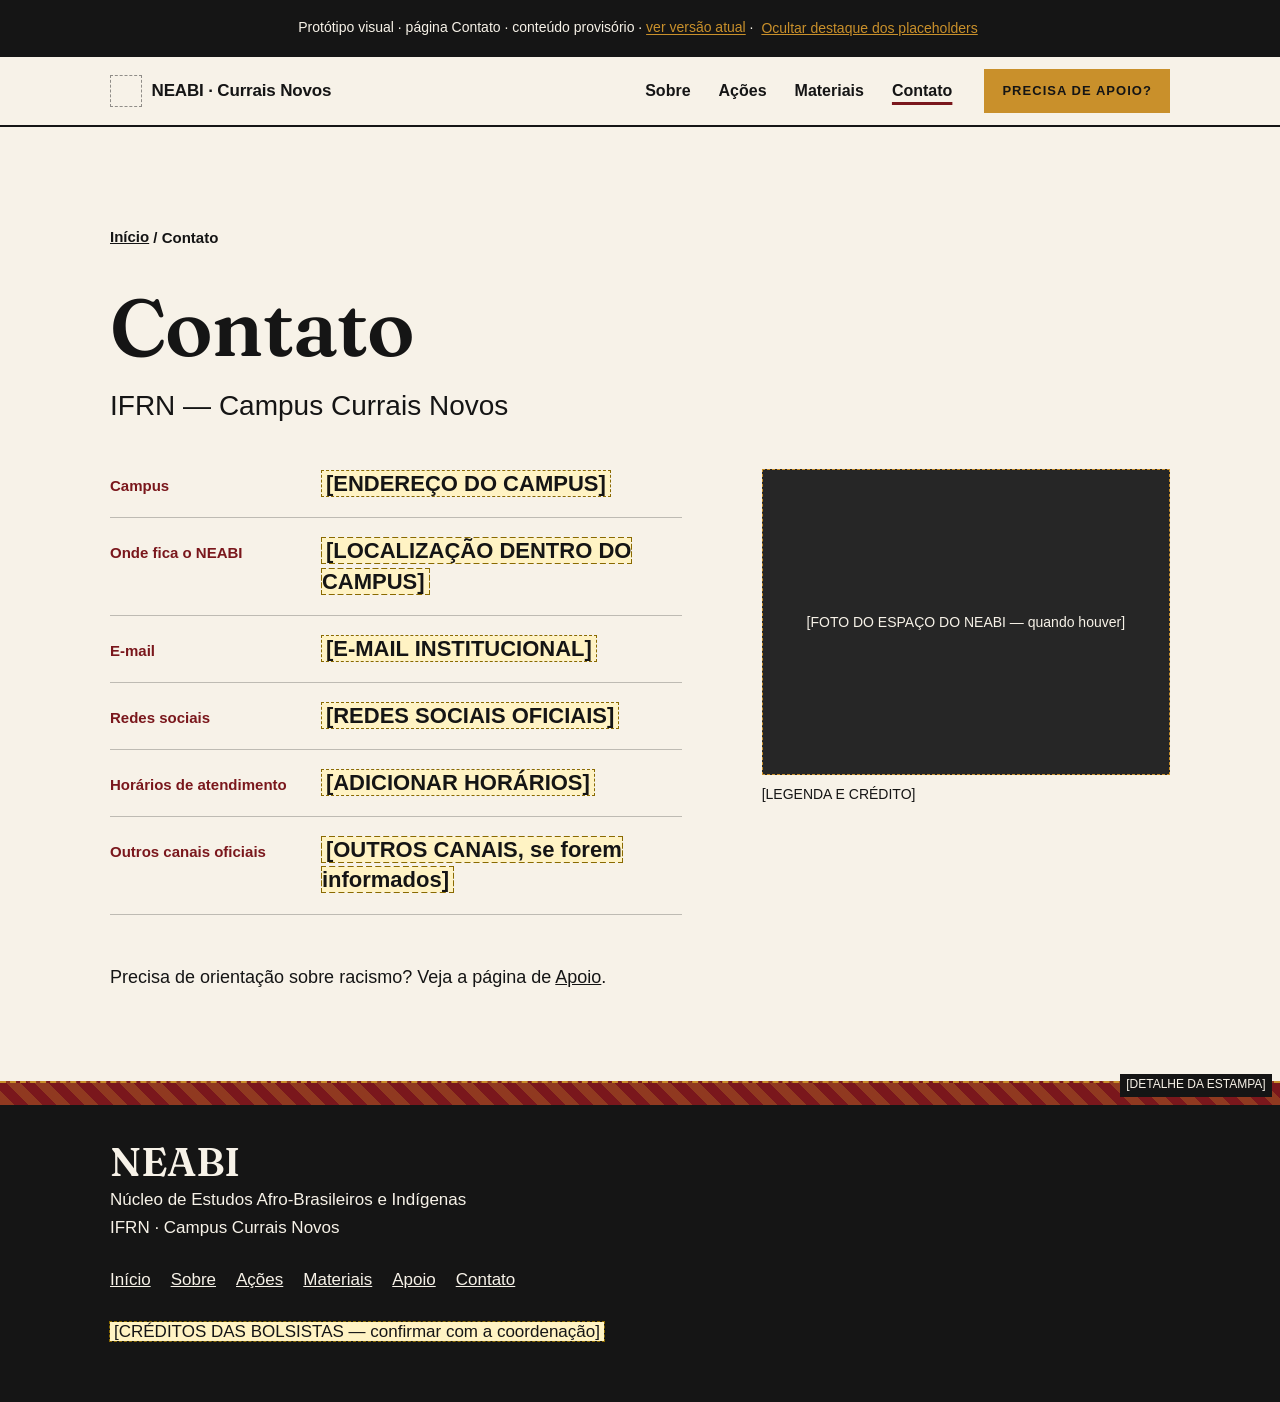
<file: historico/prototipos/prototipo-contato.html>
<!DOCTYPE html>
<html lang="pt-BR">
<head>
  <meta charset="UTF-8">
  <meta name="viewport" content="width=device-width, initial-scale=1, viewport-fit=cover">
  <title>Contato — Protótipo visual — NEABI · Currais Novos</title>
  <link rel="stylesheet" href="css/prototipo-visual.css">
</head>
<body>
  <a class="pular" href="#conteudo">Pular para o conteúdo</a>
  <p class="barra-nota">Protótipo visual · página Contato · conteúdo provisório · <a href="../../index.html">ver versão atual</a> · <button class="barra-nota__botao" id="pv-limpo" type="button" aria-pressed="false">Ocultar destaque dos placeholders</button></p>

  <!-- CABEÇALHO: idêntico em todas as páginas do protótipo; a página atual leva aria-current -->
  <header class="cabecalho">
    <div class="container cabecalho__linha">
      <a class="marca" href="prototipo-visual.html">
        <!-- [ADICIONAR SÍMBOLO DO IFRN]: trocar este <span> por <img src="../../img/simbolo-ifrn.png" alt="" width="32" height="32"> (usar arquivo oficial do IFRN) -->
        <span class="simbolo-ifrn" aria-hidden="true" title="[ADICIONAR SÍMBOLO DO IFRN]"></span>
        <span class="marca__texto">NEABI <span>· Currais Novos</span></span>
      </a>
      <button class="menu-botao" id="pv-botao-menu" type="button" aria-expanded="false" aria-controls="pv-menu" aria-label="Abrir menu">☰</button>
      <nav class="menu" id="pv-menu" aria-label="Menu principal">
        <ul>
          <li class="so-celular"><a href="prototipo-visual.html">Início</a></li>
          <li><a href="prototipo-sobre.html">Sobre</a></li>
          <li><a href="prototipo-acoes.html">Ações</a></li>
          <li><a href="prototipo-materiais.html">Materiais</a></li>
          <li><a href="prototipo-contato.html" aria-current="page">Contato</a></li>
        </ul>
        <a class="botao botao--ocre menu__apoio" href="prototipo-apoio.html">Precisa de apoio?</a>
      </nav>
    </div>
  </header>

  <main id="conteudo">
    <!-- CONTATO: página curta e objetiva. A foto do espaço só entra quando existir. -->
    <section class="secao contato" aria-labelledby="ct-titulo">
      <div class="container">
        <p class="abertura__trilha"><a href="prototipo-visual.html">Início</a> / Contato</p>
        <h1 class="contato__titulo" id="ct-titulo">Contato</h1>
        <p class="contato__campus">IFRN — Campus Currais Novos</p>
        <div class="contato__grade">
          <dl class="dados">
          <div class="dados__linha"><dt>Campus</dt><dd><span class="ph">[ENDEREÇO DO CAMPUS]</span></dd></div>
          <div class="dados__linha"><dt>Onde fica o NEABI</dt><dd><span class="ph">[LOCALIZAÇÃO DENTRO DO CAMPUS]</span></dd></div>
          <div class="dados__linha"><dt>E-mail</dt><dd><span class="ph">[E-MAIL INSTITUCIONAL]</span></dd></div>
          <div class="dados__linha"><dt>Redes sociais</dt><dd><span class="ph">[REDES SOCIAIS OFICIAIS]</span></dd></div>
          <div class="dados__linha"><dt>Horários de atendimento</dt><dd><span class="ph">[ADICIONAR HORÁRIOS]</span></dd></div>
          <div class="dados__linha"><dt>Outros canais oficiais</dt><dd><span class="ph">[OUTROS CANAIS, se forem informados]</span></dd></div>
        </dl>
          <figure class="contato__foto"><div class="foto">[FOTO DO ESPAÇO DO NEABI — quando houver]</div><figcaption>[LEGENDA E CRÉDITO]</figcaption></figure>
        </div>
        <p class="ap-fim">Precisa de orientação sobre racismo? Veja a página de <a href="prototipo-apoio.html">Apoio</a>.</p>
      </div>
    </section>
  </main>

  <!-- RODAPÉ: idêntico em todas as páginas -->
  <footer class="rodape">
    <div class="estampa estampa--detalhe" role="img" aria-label="Detalhe reservado para a estampa oficial"><span class="estampa__legenda">[DETALHE DA ESTAMPA]</span></div>
    <div class="container">
      <p class="rodape__sigla">NEABI</p>
      <p>Núcleo de Estudos Afro-Brasileiros e Indígenas<br>IFRN · Campus Currais Novos</p>
      <ul>
        <li><a href="prototipo-visual.html">Início</a></li><li><a href="prototipo-sobre.html">Sobre</a></li><li><a href="prototipo-acoes.html">Ações</a></li>
        <li><a href="prototipo-materiais.html">Materiais</a></li><li><a href="prototipo-apoio.html">Apoio</a></li><li><a href="prototipo-contato.html">Contato</a></li>
      </ul>
      <p><span class="ph">[CRÉDITOS DAS BOLSISTAS — confirmar com a coordenação]</span></p>
    </div>
  </footer>

  <script src="js/prototipo-visual.js"></script>
</body>
</html>
</file>
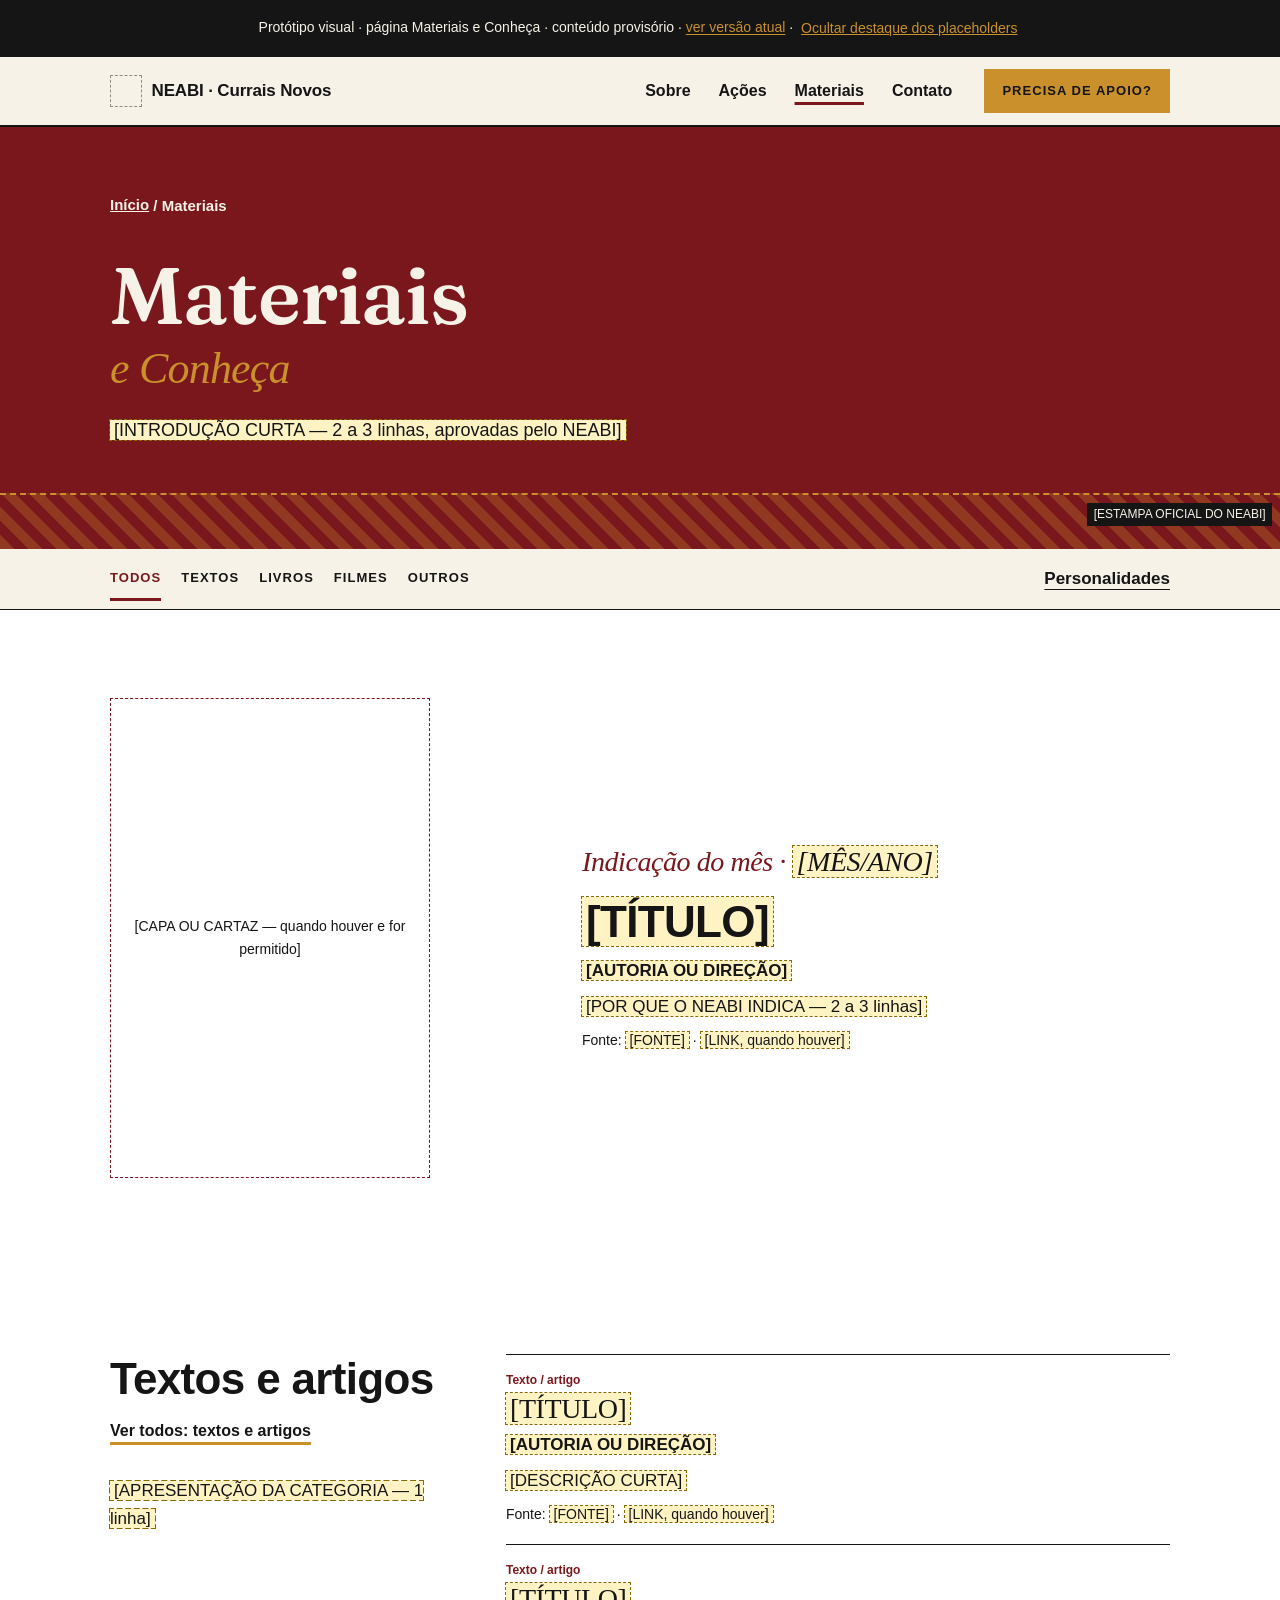
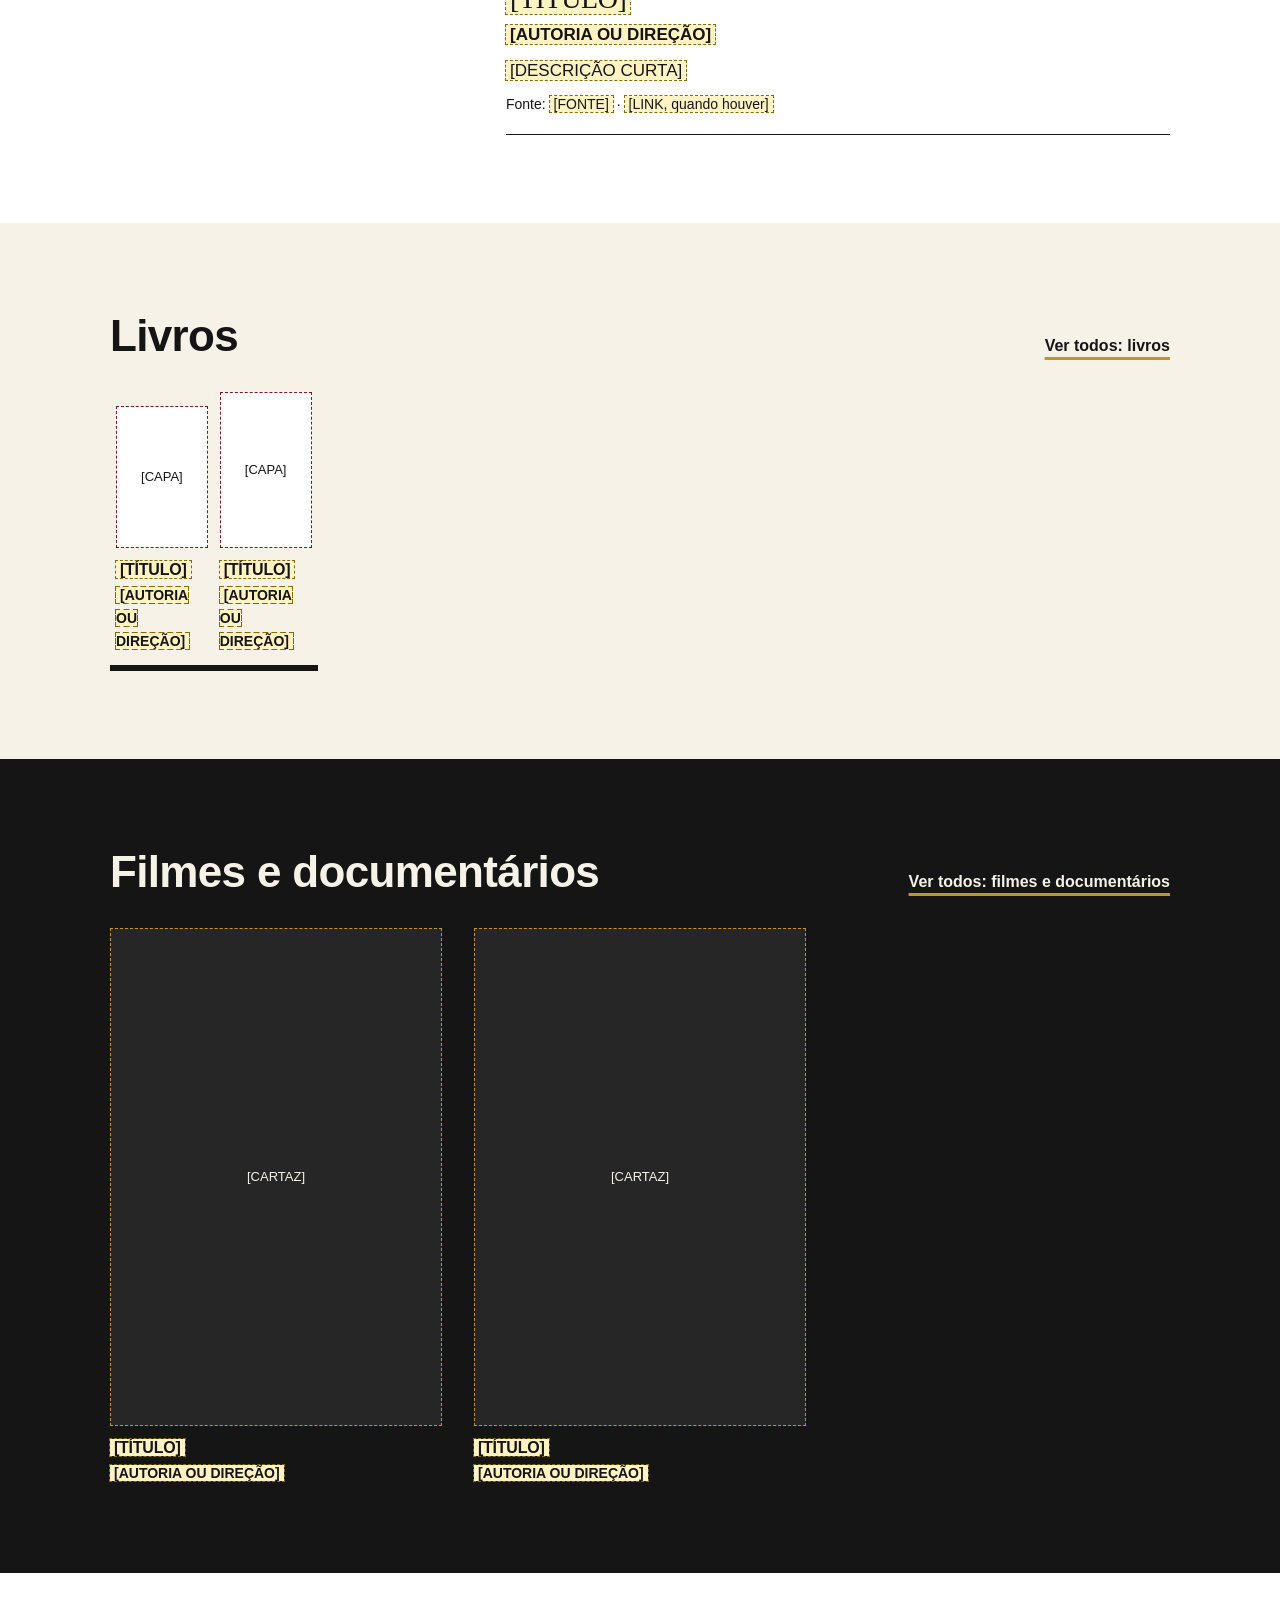
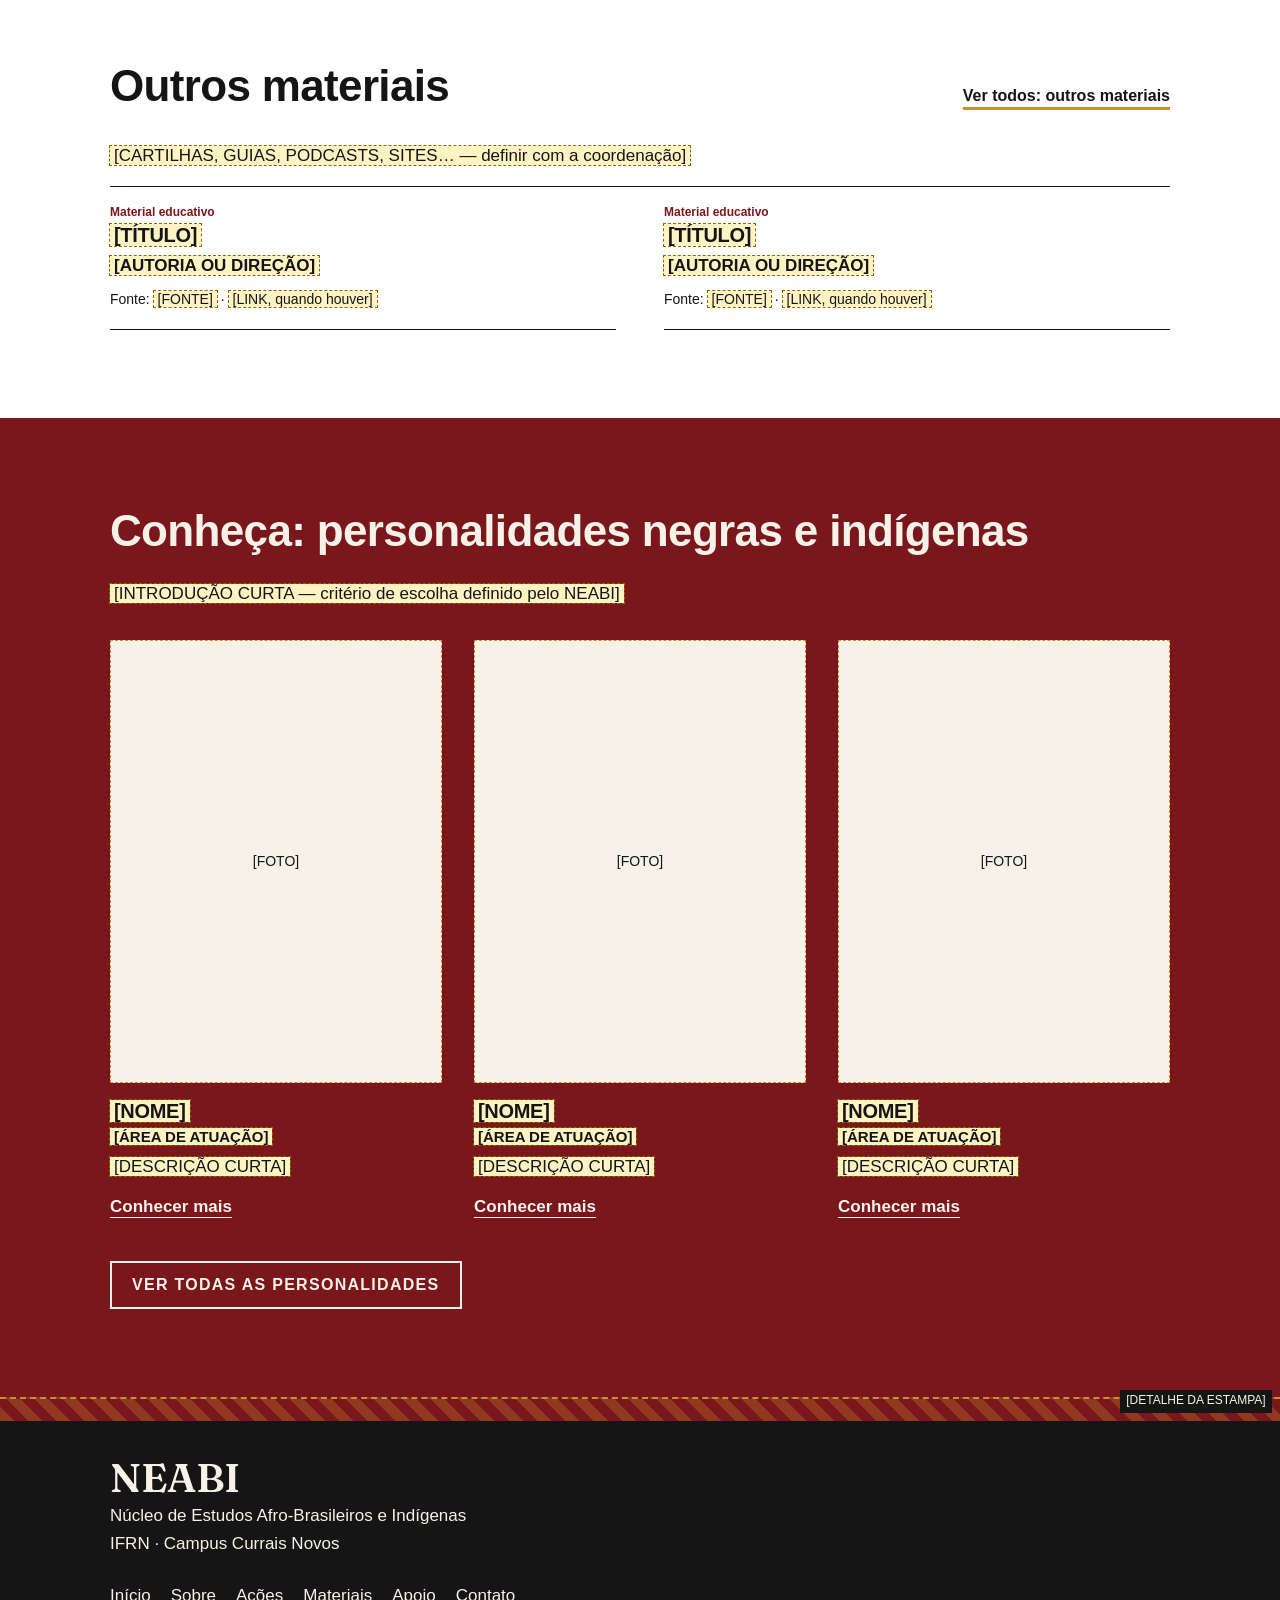
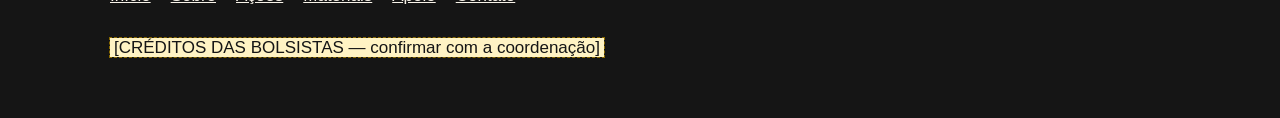
<file: historico/prototipos/prototipo-materiais.html>
<!DOCTYPE html>
<html lang="pt-BR">
<head>
  <meta charset="UTF-8">
  <meta name="viewport" content="width=device-width, initial-scale=1, viewport-fit=cover">
  <title>Materiais e Conheça — Protótipo visual — NEABI · Currais Novos</title>
  <link rel="stylesheet" href="css/prototipo-visual.css">
</head>
<body>
  <a class="pular" href="#conteudo">Pular para o conteúdo</a>
  <p class="barra-nota">Protótipo visual · página Materiais e Conheça · conteúdo provisório · <a href="../../index.html">ver versão atual</a> · <button class="barra-nota__botao" id="pv-limpo" type="button" aria-pressed="false">Ocultar destaque dos placeholders</button></p>

  <!-- CABEÇALHO: idêntico em todas as páginas do protótipo; a página atual leva aria-current -->
  <header class="cabecalho">
    <div class="container cabecalho__linha">
      <a class="marca" href="prototipo-visual.html">
        <!-- [ADICIONAR SÍMBOLO DO IFRN]: trocar este <span> por <img src="../../img/simbolo-ifrn.png" alt="" width="32" height="32"> (usar arquivo oficial do IFRN) -->
        <span class="simbolo-ifrn" aria-hidden="true" title="[ADICIONAR SÍMBOLO DO IFRN]"></span>
        <span class="marca__texto">NEABI <span>· Currais Novos</span></span>
      </a>
      <button class="menu-botao" id="pv-botao-menu" type="button" aria-expanded="false" aria-controls="pv-menu" aria-label="Abrir menu">☰</button>
      <nav class="menu" id="pv-menu" aria-label="Menu principal">
        <ul>
          <li class="so-celular"><a href="prototipo-visual.html">Início</a></li>
          <li><a href="prototipo-sobre.html">Sobre</a></li>
          <li><a href="prototipo-acoes.html">Ações</a></li>
          <li><a href="prototipo-materiais.html" aria-current="page">Materiais</a></li>
          <li><a href="prototipo-contato.html">Contato</a></li>
        </ul>
        <a class="botao botao--ocre menu__apoio" href="prototipo-apoio.html">Precisa de apoio?</a>
      </nav>
    </div>
  </header>

  <main id="conteudo">

    <!-- ABERTURA: bloco vinho; a estampa é a faixa da base -->
    <section class="mat-topo" aria-labelledby="mat-titulo">
      <div class="container">
        <p class="abertura__trilha"><a href="prototipo-visual.html">Início</a> / Materiais</p>
        <h1 class="mat-topo__titulo" id="mat-titulo"><span class="mat-topo__grande">Materiais</span><span class="mat-topo__pequeno">e Conheça</span></h1>
        <div class="mat-topo__resto">
          <p class="mat-topo__intro"><span class="ph">[INTRODUÇÃO CURTA — 2 a 3 linhas, aprovadas pelo NEABI]</span></p>
        </div>
      </div>
      <div class="estampa mat-topo__estampa" role="img" aria-label="Espaço reservado para a estampa oficial do NEABI"><span class="estampa__legenda">[ESTAMPA OFICIAL DO NEABI]</span></div>
    </section>

    <!-- Filtro simples por tipo (também aceita ?tipo=livros vindo da home). "Conheça" não é filtrado. -->
    <div class="mat-barra">
      <div class="container mat-barra__linha">
        <div class="filtros" role="group" aria-label="Filtrar materiais por tipo">
          <button class="filtro" type="button" data-filtro-material="todos" aria-pressed="true">Todos</button>
          <button class="filtro" type="button" data-filtro-material="textos" aria-pressed="false">Textos</button>
          <button class="filtro" type="button" data-filtro-material="livros" aria-pressed="false">Livros</button>
          <button class="filtro" type="button" data-filtro-material="filmes" aria-pressed="false">Filmes</button>
          <button class="filtro" type="button" data-filtro-material="outros" aria-pressed="false">Outros</button>
        </div>
        <a class="link-texto" href="#conheca">Personalidades</a>
      </div>
    </div>

    <!-- INDICAÇÃO DO MÊS: a "capa" da página; não é afetada pelo filtro. Trocar todo mês. -->
    <section class="secao indicacao" aria-labelledby="mat-indicacao">
      <div class="container indicacao__grade">
        <div class="foto foto--clara foto--capa">[CAPA OU CARTAZ — quando houver e for permitido]</div>
        <div class="material material--destaque" data-revela>
          <h2 class="indicacao__nome" id="mat-indicacao">Indicação do mês · <span class="ph">[MÊS/ANO]</span></h2>
          <h3 class="material__titulo"><span class="ph">[TÍTULO]</span></h3>
          <p class="material__autor"><span class="ph">[AUTORIA OU DIREÇÃO]</span></p>
          <p class="material__descricao"><span class="ph">[POR QUE O NEABI INDICA — 2 a 3 linhas]</span></p>
          <p class="material__fonte">Fonte: <span class="ph">[FONTE]</span> · <span class="ph">[LINK, quando houver]</span></p>
        </div>
      </div>
    </section>

    <div id="lista-materiais">
      <!-- Cada seção tem data-tipo; cada item data-item; destaques data-destaque. O js/prototipo-visual.js (3c)
           mostra só uma parte de cada vez: em "Todos", 2 itens por categoria; em uma categoria, 6 por vez + "Ver mais". -->

      <!-- TEXTOS E ARTIGOS: só tipografia, sem imagem -->
      <section class="secao mat-secao mat-secao--branca" id="textos" data-tipo="textos" aria-labelledby="mat-t-textos">
        <div class="container mat-duas">
          <div>
            <div class="mat-secao__cabeca">
          <h2 class="titulo-secao" id="mat-t-textos">Textos e artigos</h2>
          <button class="link-texto mat-secao__todos" type="button" data-ir-para="textos" hidden>Ver todos: textos e artigos</button>
        </div>
            <p><span class="ph">[APRESENTAÇÃO DA CATEGORIA — 1 linha]</span></p>
          </div>
          <ul class="lista-material">
            <li class="material material--texto" data-item>
              <p class="material__tipo">Texto / artigo</p>
              <h3 class="material__titulo"><span class="ph">[TÍTULO]</span></h3>
              <p class="material__autor"><span class="ph">[AUTORIA OU DIREÇÃO]</span></p>
              <p class="material__descricao"><span class="ph">[DESCRIÇÃO CURTA]</span></p>
              <p class="material__fonte">Fonte: <span class="ph">[FONTE]</span> · <span class="ph">[LINK, quando houver]</span></p>
            </li>
            <li class="material material--texto" data-item>
              <p class="material__tipo">Texto / artigo</p>
              <h3 class="material__titulo"><span class="ph">[TÍTULO]</span></h3>
              <p class="material__autor"><span class="ph">[AUTORIA OU DIREÇÃO]</span></p>
              <p class="material__descricao"><span class="ph">[DESCRIÇÃO CURTA]</span></p>
              <p class="material__fonte">Fonte: <span class="ph">[FONTE]</span> · <span class="ph">[LINK, quando houver]</span></p>
            </li>
            <li class="material material--texto" data-item>
              <p class="material__tipo">Texto / artigo</p>
              <h3 class="material__titulo"><span class="ph">[TÍTULO]</span></h3>
              <p class="material__autor"><span class="ph">[AUTORIA OU DIREÇÃO]</span></p>
              <p class="material__descricao"><span class="ph">[DESCRIÇÃO CURTA]</span></p>
              <p class="material__fonte">Fonte: <span class="ph">[FONTE]</span> · <span class="ph">[LINK, quando houver]</span></p>
            </li>
            <li class="material material--texto" data-item>
              <p class="material__tipo">Texto / artigo</p>
              <h3 class="material__titulo"><span class="ph">[TÍTULO]</span></h3>
              <p class="material__autor"><span class="ph">[AUTORIA OU DIREÇÃO]</span></p>
              <p class="material__descricao"><span class="ph">[DESCRIÇÃO CURTA]</span></p>
              <p class="material__fonte">Fonte: <span class="ph">[FONTE]</span> · <span class="ph">[LINK, quando houver]</span></p>
            </li>
            <li class="material material--texto" data-item>
              <p class="material__tipo">Texto / artigo</p>
              <h3 class="material__titulo"><span class="ph">[TÍTULO]</span></h3>
              <p class="material__autor"><span class="ph">[AUTORIA OU DIREÇÃO]</span></p>
              <p class="material__descricao"><span class="ph">[DESCRIÇÃO CURTA]</span></p>
              <p class="material__fonte">Fonte: <span class="ph">[FONTE]</span> · <span class="ph">[LINK, quando houver]</span></p>
            </li>
            <li class="material material--texto" data-item>
              <p class="material__tipo">Texto / artigo</p>
              <h3 class="material__titulo"><span class="ph">[TÍTULO]</span></h3>
              <p class="material__autor"><span class="ph">[AUTORIA OU DIREÇÃO]</span></p>
              <p class="material__descricao"><span class="ph">[DESCRIÇÃO CURTA]</span></p>
              <p class="material__fonte">Fonte: <span class="ph">[FONTE]</span> · <span class="ph">[LINK, quando houver]</span></p>
            </li>
            <li class="material material--texto" data-item>
              <p class="material__tipo">Texto / artigo</p>
              <h3 class="material__titulo"><span class="ph">[TÍTULO]</span></h3>
              <p class="material__autor"><span class="ph">[AUTORIA OU DIREÇÃO]</span></p>
              <p class="material__descricao"><span class="ph">[DESCRIÇÃO CURTA]</span></p>
              <p class="material__fonte">Fonte: <span class="ph">[FONTE]</span> · <span class="ph">[LINK, quando houver]</span></p>
            </li>
            <li class="material material--texto" data-item>
              <p class="material__tipo">Texto / artigo</p>
              <h3 class="material__titulo"><span class="ph">[TÍTULO]</span></h3>
              <p class="material__autor"><span class="ph">[AUTORIA OU DIREÇÃO]</span></p>
              <p class="material__descricao"><span class="ph">[DESCRIÇÃO CURTA]</span></p>
              <p class="material__fonte">Fonte: <span class="ph">[FONTE]</span> · <span class="ph">[LINK, quando houver]</span></p>
            </li>
          </ul>
        </div>
      </section>

      <!-- LIVROS: destaque com capa + estante -->
      <section class="secao mat-secao mat-secao--creme" id="livros" data-tipo="livros" aria-labelledby="mat-t-livros">
        <div class="container">
          <div class="mat-secao__cabeca">
          <h2 class="titulo-secao" id="mat-t-livros">Livros</h2>
          <button class="link-texto mat-secao__todos" type="button" data-ir-para="livros" hidden>Ver todos: livros</button>
        </div>
          <div class="livros__grade">
            <div class="livro-destaque" data-destaque>
              <div class="foto foto--clara foto--capa">[CAPA DO LIVRO — quando houver e for permitido]</div>
              <div class="material material--destaque">
                <p class="material__tipo">Livro em destaque</p>
                <h3 class="material__titulo"><span class="ph">[TÍTULO]</span></h3>
                <p class="material__autor"><span class="ph">[AUTORIA OU DIREÇÃO]</span></p>
                <p class="material__descricao"><span class="ph">[DESCRIÇÃO CURTA]</span></p>
                <p class="material__fonte">Fonte: <span class="ph">[FONTE]</span> · <span class="ph">[LINK, quando houver]</span></p>
              </div>
            </div>
            <ul class="estante" aria-label="Livros">
              <li data-item><div class="foto foto--clara">[CAPA]</div>
                <h3 class="material__titulo"><span class="ph">[TÍTULO]</span></h3>
                <p class="material__autor"><span class="ph">[AUTORIA OU DIREÇÃO]</span></p>
              </li>
            <li data-item><div class="foto foto--clara">[CAPA]</div>
                <h3 class="material__titulo"><span class="ph">[TÍTULO]</span></h3>
                <p class="material__autor"><span class="ph">[AUTORIA OU DIREÇÃO]</span></p>
              </li>
            <li data-item><div class="foto foto--clara">[CAPA]</div>
                <h3 class="material__titulo"><span class="ph">[TÍTULO]</span></h3>
                <p class="material__autor"><span class="ph">[AUTORIA OU DIREÇÃO]</span></p>
              </li>
            <li data-item><div class="foto foto--clara">[CAPA]</div>
                <h3 class="material__titulo"><span class="ph">[TÍTULO]</span></h3>
                <p class="material__autor"><span class="ph">[AUTORIA OU DIREÇÃO]</span></p>
              </li>
            <li data-item><div class="foto foto--clara">[CAPA]</div>
                <h3 class="material__titulo"><span class="ph">[TÍTULO]</span></h3>
                <p class="material__autor"><span class="ph">[AUTORIA OU DIREÇÃO]</span></p>
              </li>
            <li data-item><div class="foto foto--clara">[CAPA]</div>
                <h3 class="material__titulo"><span class="ph">[TÍTULO]</span></h3>
                <p class="material__autor"><span class="ph">[AUTORIA OU DIREÇÃO]</span></p>
              </li>
            <li data-item><div class="foto foto--clara">[CAPA]</div>
                <h3 class="material__titulo"><span class="ph">[TÍTULO]</span></h3>
                <p class="material__autor"><span class="ph">[AUTORIA OU DIREÇÃO]</span></p>
              </li>
            </ul>
          </div>
        </div>
      </section>

      <!-- FILMES E DOCUMENTÁRIOS: fundo preto, imagem larga + cartazes -->
      <section class="secao mat-secao mat-secao--escura" id="filmes" data-tipo="filmes" aria-labelledby="mat-t-filmes">
        <div class="container">
          <div class="mat-secao__cabeca">
          <h2 class="titulo-secao" id="mat-t-filmes">Filmes e documentários</h2>
          <button class="link-texto mat-secao__todos" type="button" data-ir-para="filmes" hidden>Ver todos: filmes e documentários</button>
        </div>
          <div class="destaque" data-destaque>
            <div class="foto">[IMAGEM A SER DEFINIDA]</div>
            <div class="material material--destaque">
                <p class="material__tipo">Filme ou documentário em destaque</p>
                <h3 class="material__titulo"><span class="ph">[TÍTULO]</span></h3>
                <p class="material__autor"><span class="ph">[AUTORIA OU DIREÇÃO]</span></p>
                <p class="material__descricao"><span class="ph">[DESCRIÇÃO CURTA]</span></p>
                <p class="material__fonte">Fonte: <span class="ph">[FONTE]</span> · <span class="ph">[LINK, quando houver]</span></p>
              </div>
          </div>
          <ul class="cartazes" aria-label="Filmes e documentários">
            <li data-item><div class="foto">[CARTAZ]</div>
              <h3 class="material__titulo"><span class="ph">[TÍTULO]</span></h3>
                <p class="material__autor"><span class="ph">[AUTORIA OU DIREÇÃO]</span></p>
            </li>
            <li data-item><div class="foto">[CARTAZ]</div>
              <h3 class="material__titulo"><span class="ph">[TÍTULO]</span></h3>
                <p class="material__autor"><span class="ph">[AUTORIA OU DIREÇÃO]</span></p>
            </li>
            <li data-item><div class="foto">[CARTAZ]</div>
              <h3 class="material__titulo"><span class="ph">[TÍTULO]</span></h3>
                <p class="material__autor"><span class="ph">[AUTORIA OU DIREÇÃO]</span></p>
            </li>
            <li data-item><div class="foto">[CARTAZ]</div>
              <h3 class="material__titulo"><span class="ph">[TÍTULO]</span></h3>
                <p class="material__autor"><span class="ph">[AUTORIA OU DIREÇÃO]</span></p>
            </li>
            <li data-item><div class="foto">[CARTAZ]</div>
              <h3 class="material__titulo"><span class="ph">[TÍTULO]</span></h3>
                <p class="material__autor"><span class="ph">[AUTORIA OU DIREÇÃO]</span></p>
            </li>
            <li data-item><div class="foto">[CARTAZ]</div>
              <h3 class="material__titulo"><span class="ph">[TÍTULO]</span></h3>
                <p class="material__autor"><span class="ph">[AUTORIA OU DIREÇÃO]</span></p>
            </li>
          </ul>
        </div>
      </section>

      <!-- OUTROS MATERIAIS: lista compacta -->
      <section class="secao mat-secao mat-secao--branca" id="outros" data-tipo="outros" aria-labelledby="mat-t-outros">
        <div class="container">
          <div class="mat-secao__cabeca">
          <h2 class="titulo-secao" id="mat-t-outros">Outros materiais</h2>
          <button class="link-texto mat-secao__todos" type="button" data-ir-para="outros" hidden>Ver todos: outros materiais</button>
        </div>
          <p><span class="ph">[CARTILHAS, GUIAS, PODCASTS, SITES… — definir com a coordenação]</span></p>
          <ul class="lista-material outros__lista">
            <li class="material " data-item>
              <p class="material__tipo">Material educativo</p>
              <h3 class="material__titulo"><span class="ph">[TÍTULO]</span></h3>
              <p class="material__autor"><span class="ph">[AUTORIA OU DIREÇÃO]</span></p>
              <p class="material__descricao"><span class="ph">[DESCRIÇÃO CURTA]</span></p>
              <p class="material__fonte">Fonte: <span class="ph">[FONTE]</span> · <span class="ph">[LINK, quando houver]</span></p>
            </li>
            <li class="material " data-item>
              <p class="material__tipo">Material educativo</p>
              <h3 class="material__titulo"><span class="ph">[TÍTULO]</span></h3>
              <p class="material__autor"><span class="ph">[AUTORIA OU DIREÇÃO]</span></p>
              <p class="material__descricao"><span class="ph">[DESCRIÇÃO CURTA]</span></p>
              <p class="material__fonte">Fonte: <span class="ph">[FONTE]</span> · <span class="ph">[LINK, quando houver]</span></p>
            </li>
            <li class="material " data-item>
              <p class="material__tipo">Material educativo</p>
              <h3 class="material__titulo"><span class="ph">[TÍTULO]</span></h3>
              <p class="material__autor"><span class="ph">[AUTORIA OU DIREÇÃO]</span></p>
              <p class="material__descricao"><span class="ph">[DESCRIÇÃO CURTA]</span></p>
              <p class="material__fonte">Fonte: <span class="ph">[FONTE]</span> · <span class="ph">[LINK, quando houver]</span></p>
            </li>
            <li class="material " data-item>
              <p class="material__tipo">Material educativo</p>
              <h3 class="material__titulo"><span class="ph">[TÍTULO]</span></h3>
              <p class="material__autor"><span class="ph">[AUTORIA OU DIREÇÃO]</span></p>
              <p class="material__descricao"><span class="ph">[DESCRIÇÃO CURTA]</span></p>
              <p class="material__fonte">Fonte: <span class="ph">[FONTE]</span> · <span class="ph">[LINK, quando houver]</span></p>
            </li>
            <li class="material " data-item>
              <p class="material__tipo">Material educativo</p>
              <h3 class="material__titulo"><span class="ph">[TÍTULO]</span></h3>
              <p class="material__autor"><span class="ph">[AUTORIA OU DIREÇÃO]</span></p>
              <p class="material__descricao"><span class="ph">[DESCRIÇÃO CURTA]</span></p>
              <p class="material__fonte">Fonte: <span class="ph">[FONTE]</span> · <span class="ph">[LINK, quando houver]</span></p>
            </li>
            <li class="material " data-item>
              <p class="material__tipo">Material educativo</p>
              <h3 class="material__titulo"><span class="ph">[TÍTULO]</span></h3>
              <p class="material__autor"><span class="ph">[AUTORIA OU DIREÇÃO]</span></p>
              <p class="material__descricao"><span class="ph">[DESCRIÇÃO CURTA]</span></p>
              <p class="material__fonte">Fonte: <span class="ph">[FONTE]</span> · <span class="ph">[LINK, quando houver]</span></p>
            </li>
            <li class="material " data-item>
              <p class="material__tipo">Material educativo</p>
              <h3 class="material__titulo"><span class="ph">[TÍTULO]</span></h3>
              <p class="material__autor"><span class="ph">[AUTORIA OU DIREÇÃO]</span></p>
              <p class="material__descricao"><span class="ph">[DESCRIÇÃO CURTA]</span></p>
              <p class="material__fonte">Fonte: <span class="ph">[FONTE]</span> · <span class="ph">[LINK, quando houver]</span></p>
            </li>
          </ul>
        </div>
      </section>
    </div>

    <!-- "Ver mais": aparece só quando uma categoria tem mais itens do que os exibidos -->
    <div class="mat-mais" id="mat-mais" hidden>
      <div class="container">
        <button class="botao" id="mat-ver-mais" type="button">Ver mais</button>
        <p class="mat-contagem" id="mat-contagem" role="status"></p>
      </div>
    </div>

    <!-- CONHEÇA: personalidades negras e indígenas. "Conhecer mais" expande o texto na própria página. -->
    <section class="secao conheca" id="conheca" aria-labelledby="mat-t-conheca">
      <div class="container">
        <h2 class="titulo-secao" id="mat-t-conheca">Conheça: personalidades negras e indígenas</h2>
        <p class="conheca__intro"><span class="ph">[INTRODUÇÃO CURTA — critério de escolha definido pelo NEABI]</span></p>
        <!-- 3 destaques; as demais ficam em #pessoas-extras até a pessoa pedir "Ver todas as personalidades" -->
        <div class="pessoas">
          <article class="pessoa">
              <div class="pessoa__foto"><div class="foto foto--retrato">[FOTO]</div></div>
              <div class="pessoa__resumo">
                <h3 class="pessoa__nome"><span class="ph">[NOME]</span></h3>
                <p class="pessoa__area"><span class="ph">[ÁREA DE ATUAÇÃO]</span></p>
                <p class="pessoa__descricao"><span class="ph">[DESCRIÇÃO CURTA]</span></p>
                <button class="link-texto pessoa__botao" type="button" aria-expanded="false" aria-controls="mat-pessoa-1">Conhecer mais</button>
              </div>
              <div class="pessoa__texto" id="mat-pessoa-1">
                <p><span class="ph">[TEXTO MAIS COMPLETO — a ser fornecido e revisado]</span></p>
                <p class="pessoa__fonte">Fonte do texto e crédito da imagem: <span class="ph">[FONTE E CRÉDITO]</span></p>
              </div>
            </article>
              <article class="pessoa">
              <div class="pessoa__foto"><div class="foto foto--retrato">[FOTO]</div></div>
              <div class="pessoa__resumo">
                <h3 class="pessoa__nome"><span class="ph">[NOME]</span></h3>
                <p class="pessoa__area"><span class="ph">[ÁREA DE ATUAÇÃO]</span></p>
                <p class="pessoa__descricao"><span class="ph">[DESCRIÇÃO CURTA]</span></p>
                <button class="link-texto pessoa__botao" type="button" aria-expanded="false" aria-controls="mat-pessoa-2">Conhecer mais</button>
              </div>
              <div class="pessoa__texto" id="mat-pessoa-2">
                <p><span class="ph">[TEXTO MAIS COMPLETO — a ser fornecido e revisado]</span></p>
                <p class="pessoa__fonte">Fonte do texto e crédito da imagem: <span class="ph">[FONTE E CRÉDITO]</span></p>
              </div>
            </article>
              <article class="pessoa">
              <div class="pessoa__foto"><div class="foto foto--retrato">[FOTO]</div></div>
              <div class="pessoa__resumo">
                <h3 class="pessoa__nome"><span class="ph">[NOME]</span></h3>
                <p class="pessoa__area"><span class="ph">[ÁREA DE ATUAÇÃO]</span></p>
                <p class="pessoa__descricao"><span class="ph">[DESCRIÇÃO CURTA]</span></p>
                <button class="link-texto pessoa__botao" type="button" aria-expanded="false" aria-controls="mat-pessoa-3">Conhecer mais</button>
              </div>
              <div class="pessoa__texto" id="mat-pessoa-3">
                <p><span class="ph">[TEXTO MAIS COMPLETO — a ser fornecido e revisado]</span></p>
                <p class="pessoa__fonte">Fonte do texto e crédito da imagem: <span class="ph">[FONTE E CRÉDITO]</span></p>
              </div>
            </article>
        </div>
        <div class="pessoas pessoas--extras" id="pessoas-extras">
          <article class="pessoa">
              <div class="pessoa__foto"><div class="foto foto--retrato">[FOTO]</div></div>
              <div class="pessoa__resumo">
                <h3 class="pessoa__nome"><span class="ph">[NOME]</span></h3>
                <p class="pessoa__area"><span class="ph">[ÁREA DE ATUAÇÃO]</span></p>
                <p class="pessoa__descricao"><span class="ph">[DESCRIÇÃO CURTA]</span></p>
                <button class="link-texto pessoa__botao" type="button" aria-expanded="false" aria-controls="mat-pessoa-4">Conhecer mais</button>
              </div>
              <div class="pessoa__texto" id="mat-pessoa-4">
                <p><span class="ph">[TEXTO MAIS COMPLETO — a ser fornecido e revisado]</span></p>
                <p class="pessoa__fonte">Fonte do texto e crédito da imagem: <span class="ph">[FONTE E CRÉDITO]</span></p>
              </div>
            </article>
              <article class="pessoa">
              <div class="pessoa__foto"><div class="foto foto--retrato">[FOTO]</div></div>
              <div class="pessoa__resumo">
                <h3 class="pessoa__nome"><span class="ph">[NOME]</span></h3>
                <p class="pessoa__area"><span class="ph">[ÁREA DE ATUAÇÃO]</span></p>
                <p class="pessoa__descricao"><span class="ph">[DESCRIÇÃO CURTA]</span></p>
                <button class="link-texto pessoa__botao" type="button" aria-expanded="false" aria-controls="mat-pessoa-5">Conhecer mais</button>
              </div>
              <div class="pessoa__texto" id="mat-pessoa-5">
                <p><span class="ph">[TEXTO MAIS COMPLETO — a ser fornecido e revisado]</span></p>
                <p class="pessoa__fonte">Fonte do texto e crédito da imagem: <span class="ph">[FONTE E CRÉDITO]</span></p>
              </div>
            </article>
              <article class="pessoa">
              <div class="pessoa__foto"><div class="foto foto--retrato">[FOTO]</div></div>
              <div class="pessoa__resumo">
                <h3 class="pessoa__nome"><span class="ph">[NOME]</span></h3>
                <p class="pessoa__area"><span class="ph">[ÁREA DE ATUAÇÃO]</span></p>
                <p class="pessoa__descricao"><span class="ph">[DESCRIÇÃO CURTA]</span></p>
                <button class="link-texto pessoa__botao" type="button" aria-expanded="false" aria-controls="mat-pessoa-6">Conhecer mais</button>
              </div>
              <div class="pessoa__texto" id="mat-pessoa-6">
                <p><span class="ph">[TEXTO MAIS COMPLETO — a ser fornecido e revisado]</span></p>
                <p class="pessoa__fonte">Fonte do texto e crédito da imagem: <span class="ph">[FONTE E CRÉDITO]</span></p>
              </div>
            </article>
        </div>
        <button class="botao pessoas__todas" id="pessoas-todas" type="button" aria-expanded="false" aria-controls="pessoas-extras">Ver todas as personalidades</button>
      </div>
    </section>
  </main>

  <!-- RODAPÉ: idêntico em todas as páginas -->
  <footer class="rodape">
    <div class="estampa estampa--detalhe" role="img" aria-label="Detalhe reservado para a estampa oficial"><span class="estampa__legenda">[DETALHE DA ESTAMPA]</span></div>
    <div class="container">
      <p class="rodape__sigla">NEABI</p>
      <p>Núcleo de Estudos Afro-Brasileiros e Indígenas<br>IFRN · Campus Currais Novos</p>
      <ul>
        <li><a href="prototipo-visual.html">Início</a></li><li><a href="prototipo-sobre.html">Sobre</a></li><li><a href="prototipo-acoes.html">Ações</a></li>
        <li><a href="prototipo-materiais.html">Materiais</a></li><li><a href="prototipo-apoio.html">Apoio</a></li><li><a href="prototipo-contato.html">Contato</a></li>
      </ul>
      <p><span class="ph">[CRÉDITOS DAS BOLSISTAS — confirmar com a coordenação]</span></p>
    </div>
  </footer>

  <script src="js/prototipo-visual.js"></script>
</body>
</html>
</file>
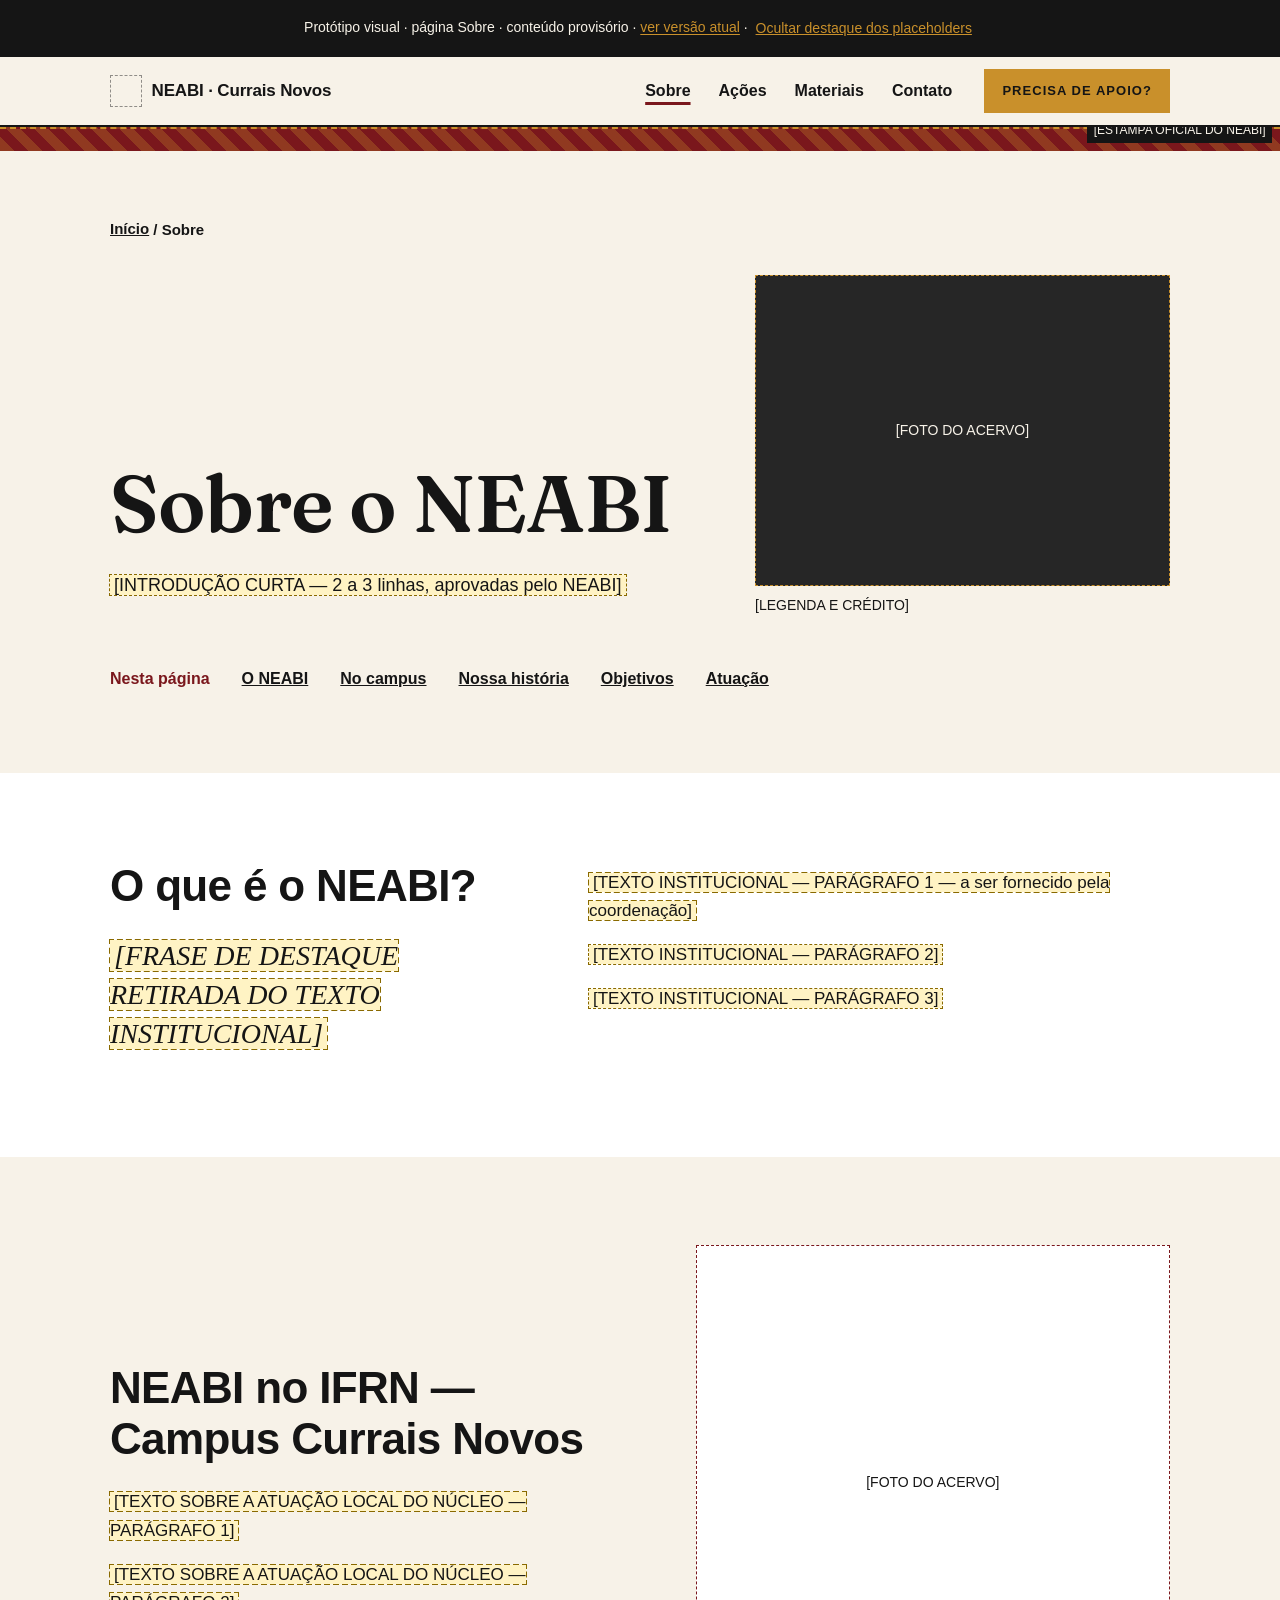
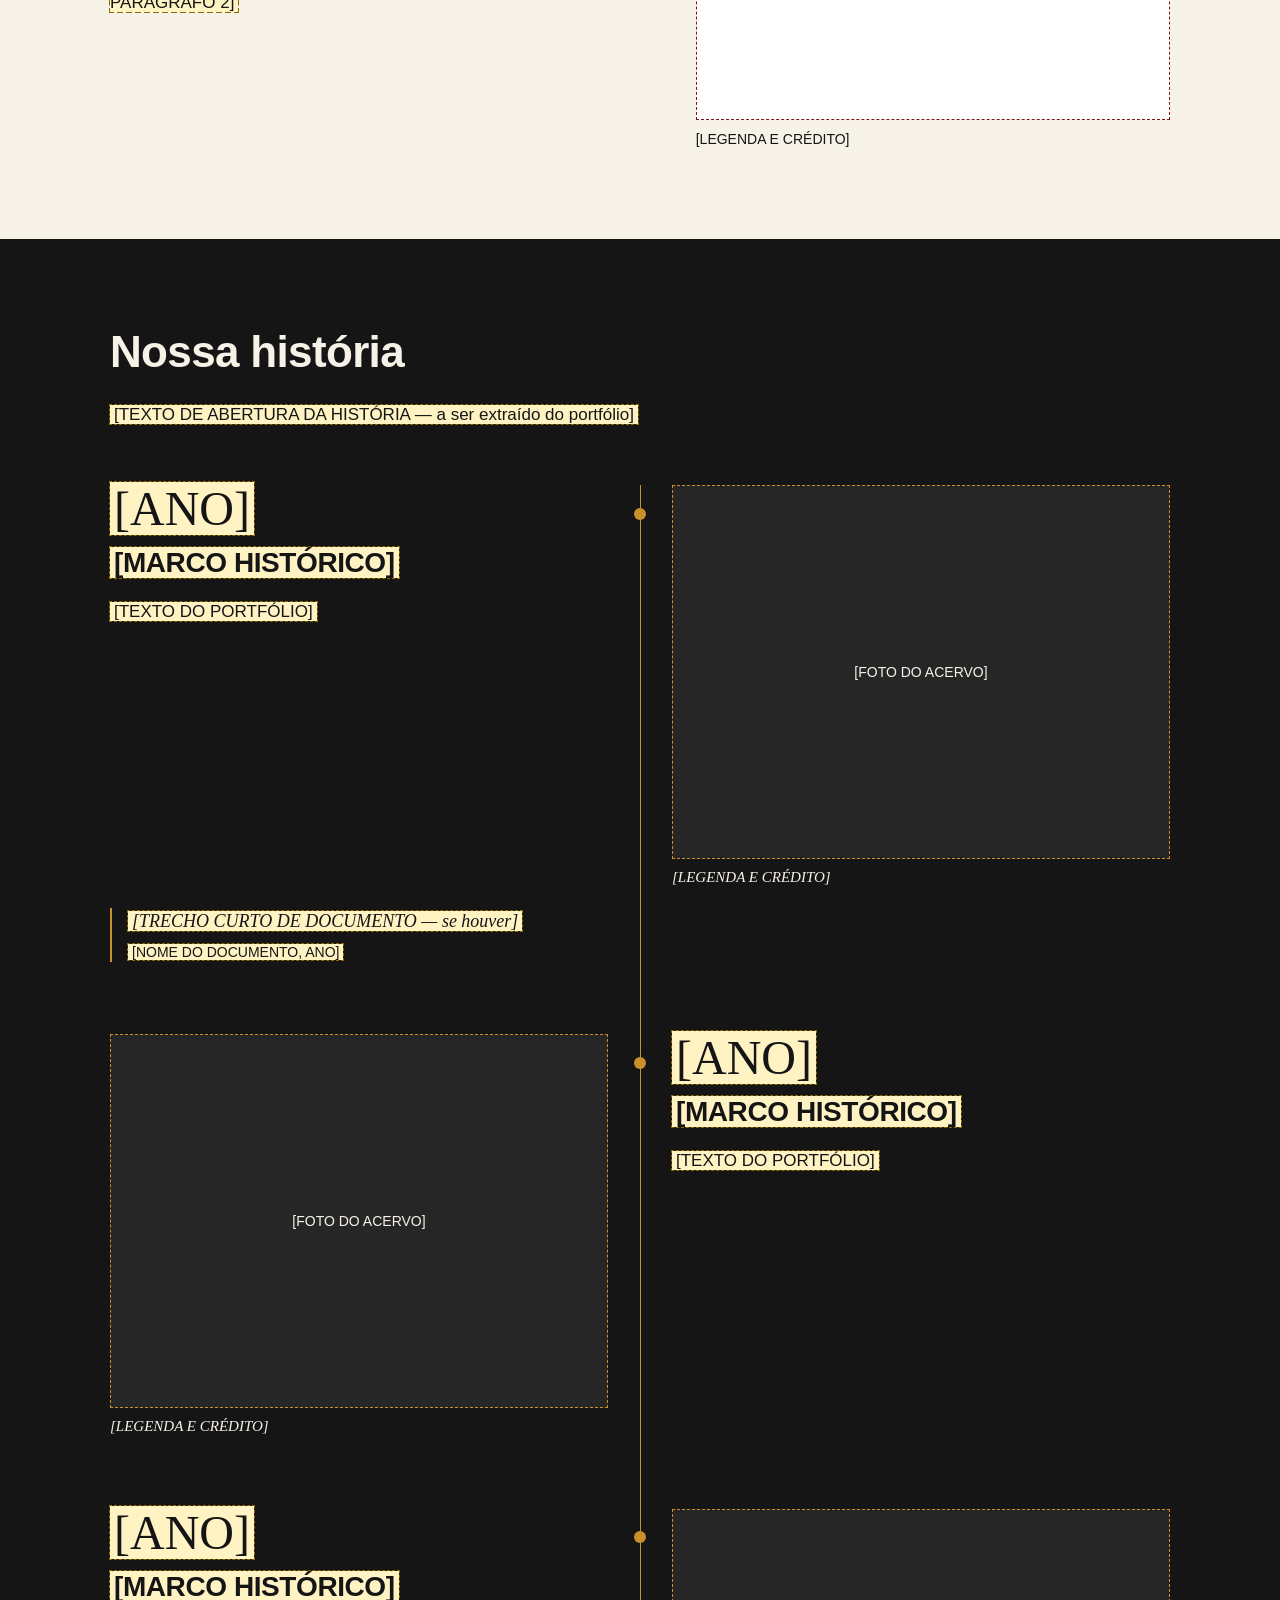
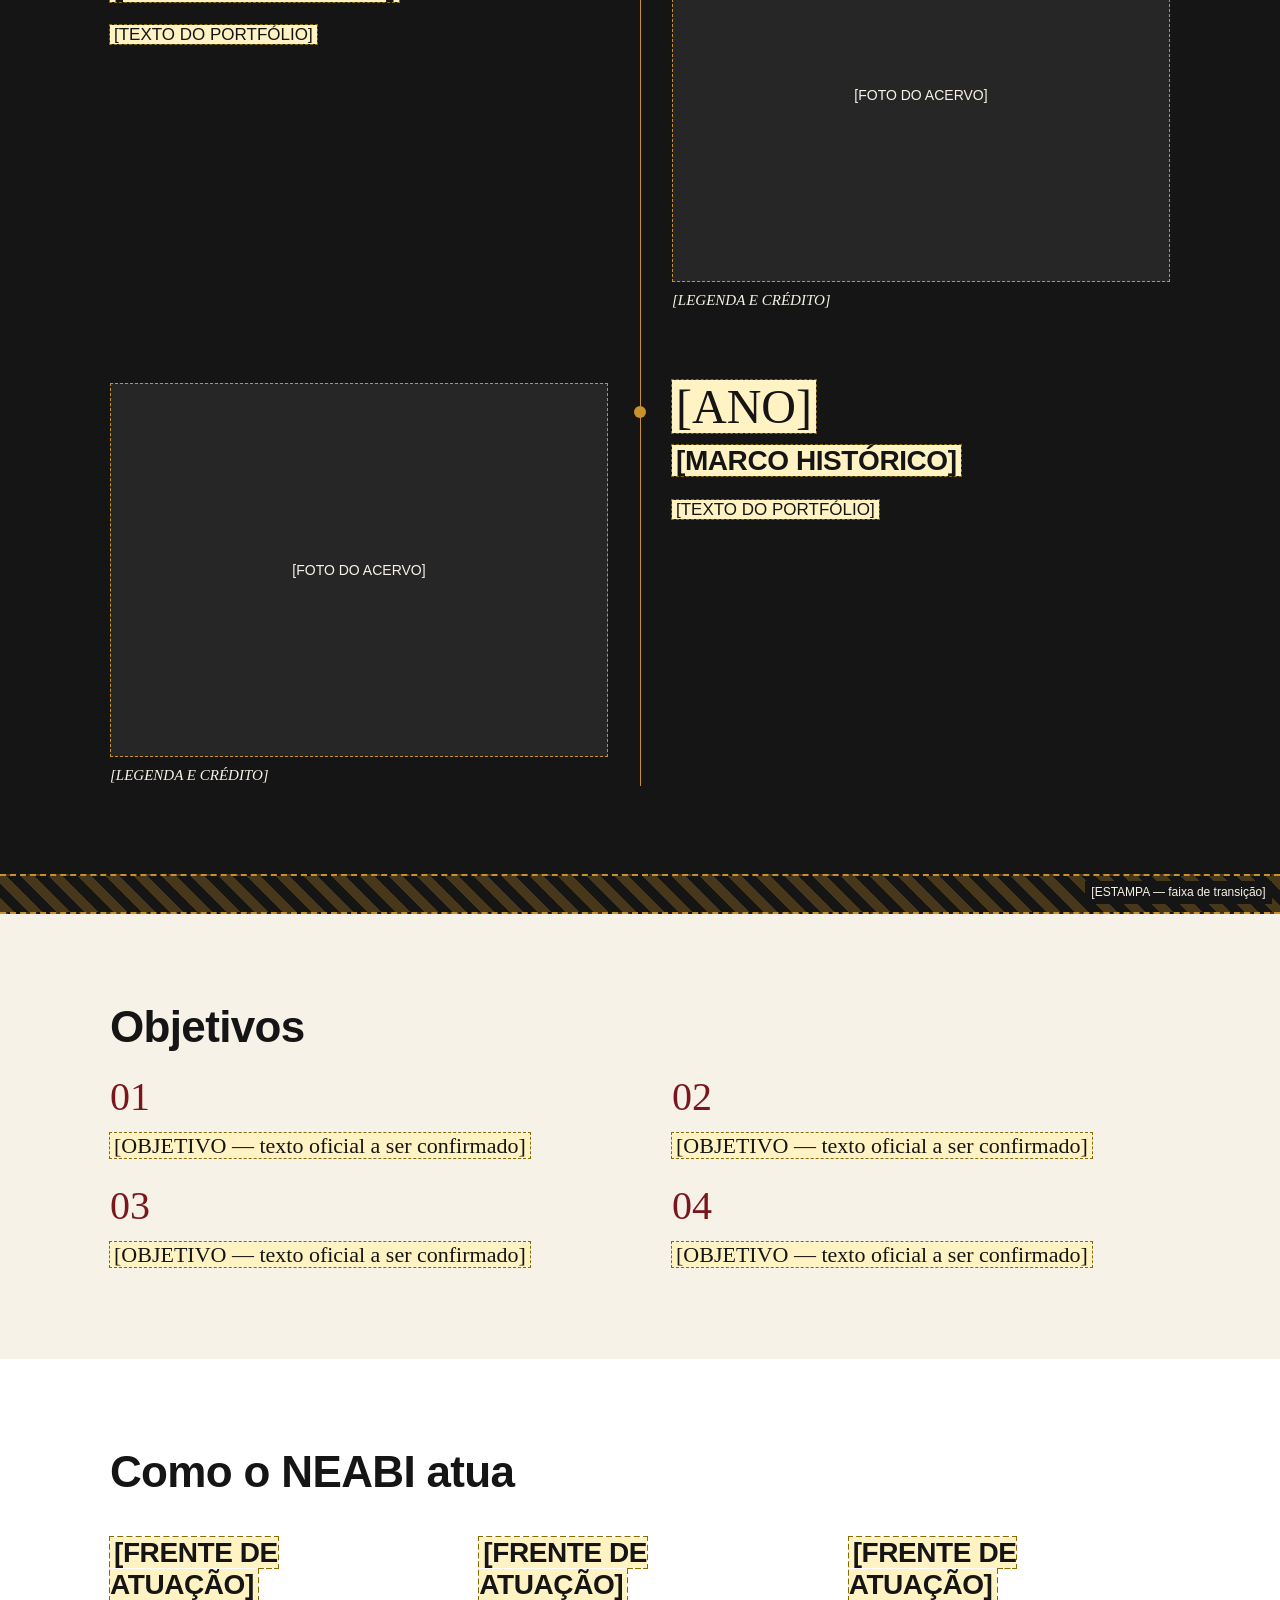
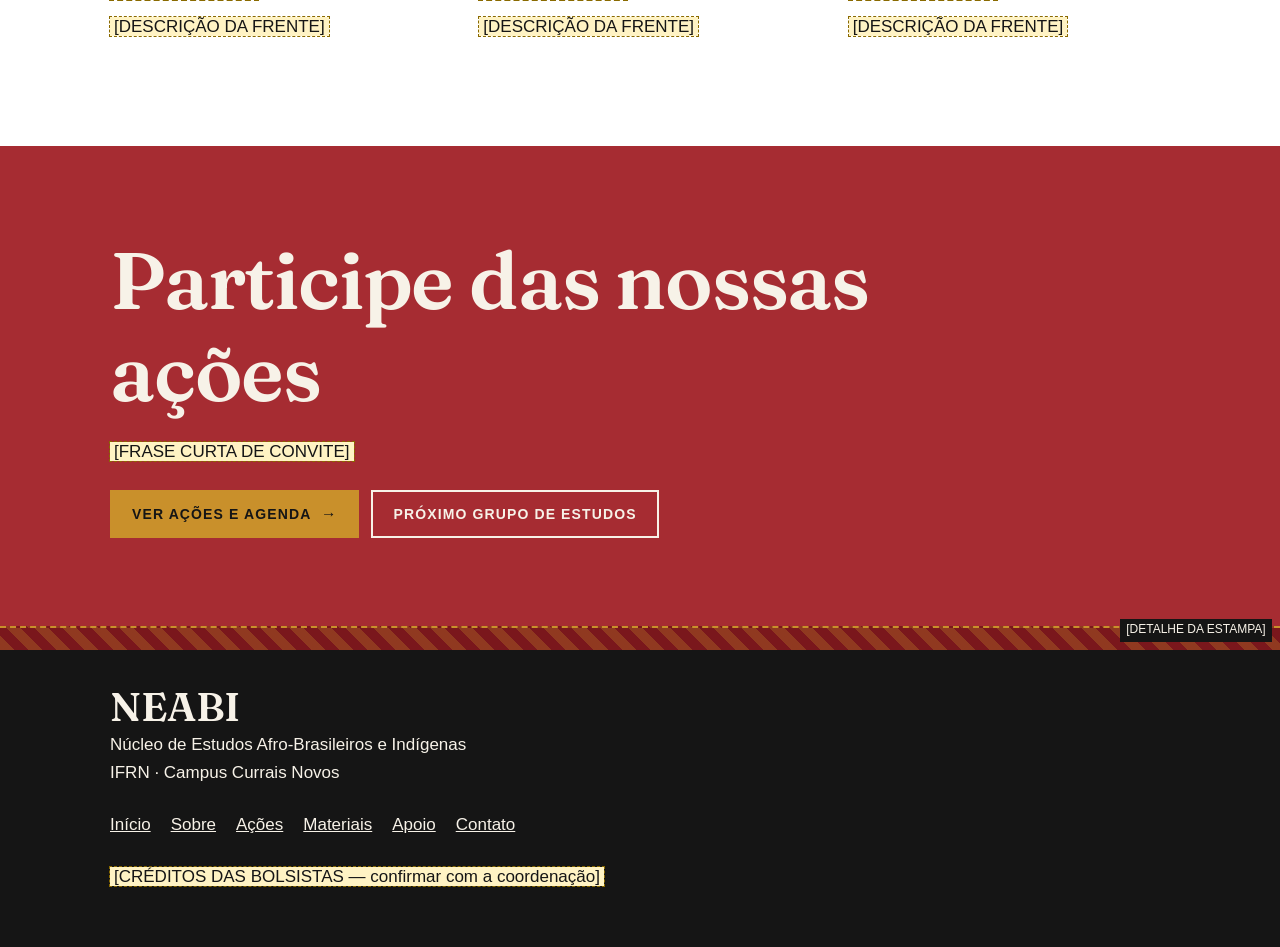
<file: historico/prototipos/prototipo-sobre.html>
<!DOCTYPE html>
<html lang="pt-BR">
<head>
  <meta charset="UTF-8">
  <meta name="viewport" content="width=device-width, initial-scale=1, viewport-fit=cover">
  <title>Sobre o NEABI — Protótipo visual — NEABI · Currais Novos</title>
  <link rel="stylesheet" href="css/prototipo-visual.css">
</head>
<body>
  <a class="pular" href="#conteudo">Pular para o conteúdo</a>
  <p class="barra-nota">Protótipo visual · página Sobre · conteúdo provisório · <a href="../../index.html">ver versão atual</a> · <button class="barra-nota__botao" id="pv-limpo" type="button" aria-pressed="false">Ocultar destaque dos placeholders</button></p>

  <!-- CABEÇALHO: idêntico ao da home; "Sobre" marcado como página atual -->
  <header class="cabecalho">
    <div class="container cabecalho__linha">
      <a class="marca" href="prototipo-visual.html">
        <!-- [ADICIONAR SÍMBOLO DO IFRN]: trocar este <span> por <img src="../../img/simbolo-ifrn.png" alt="" width="32" height="32"> (usar arquivo oficial do IFRN) -->
        <span class="simbolo-ifrn" aria-hidden="true" title="[ADICIONAR SÍMBOLO DO IFRN]"></span>
        <span class="marca__texto">NEABI <span>· Currais Novos</span></span>
      </a>
      <button class="menu-botao" id="pv-botao-menu" type="button" aria-expanded="false" aria-controls="pv-menu" aria-label="Abrir menu">☰</button>
      <nav class="menu" id="pv-menu" aria-label="Menu principal">
        <ul>
          <li class="so-celular"><a href="prototipo-visual.html">Início</a></li>
          <li><a href="prototipo-sobre.html" aria-current="page">Sobre</a></li>
          <li><a href="prototipo-acoes.html">Ações</a></li>
          <li><a href="prototipo-materiais.html">Materiais</a></li>
          <li><a href="prototipo-contato.html">Contato</a></li>
        </ul>
        <a class="botao botao--ocre menu__apoio" href="prototipo-apoio.html">Precisa de apoio?</a>
      </nav>
    </div>
  </header>

  <main id="conteudo">

    <!-- ABERTURA (memória e arquivo): estampa só como detalhe fino; texto + foto documental.
         Foto real: ver instruções em "Foto" no CSS (img com alt, legenda e crédito). -->
    <section class="abertura" aria-labelledby="t-sobre">
      <div class="estampa estampa--detalhe" role="img" aria-label="Detalhe reservado para a estampa oficial"><span class="estampa__legenda">[ESTAMPA OFICIAL DO NEABI]</span></div>
      <div class="container abertura__conteudo">
        <p class="abertura__trilha"><a href="prototipo-visual.html">Início</a> / Sobre</p>
        <div class="abertura__grade">
          <div>
            <h1 class="abertura__titulo" id="t-sobre">Sobre o NEABI</h1>
            <div class="abertura__resto">
              <p class="abertura__intro"><span class="ph">[INTRODUÇÃO CURTA — 2 a 3 linhas, aprovadas pelo NEABI]</span></p>
            </div>
          </div>
          <figure class="abertura__foto"><div class="foto">[FOTO DO ACERVO]</div><figcaption>[LEGENDA E CRÉDITO]</figcaption></figure>
        </div>
        <nav class="abertura__indice" aria-label="Nesta página">
          <span class="abertura__indice-rotulo">Nesta página</span>
          <a href="#o-que-e">O NEABI</a>
          <a href="#campus">No campus</a>
          <a href="#nossa-historia">Nossa história</a>
          <a href="#objetivos">Objetivos</a>
          <a href="#atuacao">Atuação</a>
        </nav>
      </div>
    </section>

    <!-- 01. O QUE É O NEABI? — texto corrido, sem card -->
    <section class="secao oqe" id="o-que-e" aria-labelledby="t-oqe">
      <div class="container oqe__grade">
        <div>
          <h2 class="titulo-secao" id="t-oqe">O que é o NEABI?</h2>
          <p class="destaque-serifa"><span class="ph">[FRASE DE DESTAQUE RETIRADA DO TEXTO INSTITUCIONAL]</span></p>
        </div>
        <div class="oqe__texto">
          <p><span class="ph">[TEXTO INSTITUCIONAL — PARÁGRAFO 1 — a ser fornecido pela coordenação]</span></p>
          <p><span class="ph">[TEXTO INSTITUCIONAL — PARÁGRAFO 2]</span></p>
          <p><span class="ph">[TEXTO INSTITUCIONAL — PARÁGRAFO 3]</span></p>
        </div>
      </div>
    </section>

    <!-- 02. NEABI NO IFRN — CAMPUS CURRAIS NOVOS -->
    <section class="secao campus" id="campus" aria-labelledby="t-campus">
      <div class="container campus__grade" data-revela>
        <div>
          <h2 class="titulo-secao" id="t-campus">NEABI no IFRN — Campus Currais Novos</h2>
          <p><span class="ph">[TEXTO SOBRE A ATUAÇÃO LOCAL DO NÚCLEO — PARÁGRAFO 1]</span></p>
          <p><span class="ph">[TEXTO SOBRE A ATUAÇÃO LOCAL DO NÚCLEO — PARÁGRAFO 2]</span></p>
        </div>
        <figure class="campus__foto">
          <div class="foto foto--clara">[FOTO DO ACERVO]</div>
          <figcaption>[LEGENDA E CRÉDITO]</figcaption>
        </figure>
      </div>
    </section>

    <!-- 03. NOSSA HISTÓRIA — área principal da página.
         Desktop: linha do tempo central, marcos alternando texto/foto.
         Celular: lista compacta; cada marco abre/fecha (ano + título sempre visíveis).
         Quantidade de marcos: variável. Para adicionar um, copie um <li class="marco-h"> e troque o id do corpo. -->
    <section class="secao historia-sobre" id="nossa-historia" aria-labelledby="t-historia">
      <div class="container">
        <div class="secao-cabeca">
          <h2 class="titulo-secao" id="t-historia">Nossa história</h2>
          <p class="secao-cabeca__intro"><span class="ph">[TEXTO DE ABERTURA DA HISTÓRIA — a ser extraído do portfólio]</span></p>
        </div>
        <ol class="linha-tempo">
          <li class="marco-h aberto">
            <div class="marco-h__cabeca">
              <p class="marco-h__ano"><span class="ph">[ANO]</span></p>
              <h3 class="marco-h__titulo"><span class="ph">[MARCO HISTÓRICO]</span></h3>
              <button class="marco-h__toggle" type="button" aria-expanded="true" aria-controls="marco-1" aria-label="Mostrar ou ocultar detalhes do marco"></button>
            </div>
            <div class="marco-h__corpo" id="marco-1">
              <p class="marco-h__texto"><span class="ph">[TEXTO DO PORTFÓLIO]</span></p>
              <blockquote class="trecho"><span class="ph">[TRECHO CURTO DE DOCUMENTO — se houver]</span><cite><span class="ph">[NOME DO DOCUMENTO, ANO]</span></cite></blockquote>
              <figure class="marco-h__foto"><div class="foto">[FOTO DO ACERVO]</div><figcaption>[LEGENDA E CRÉDITO]</figcaption></figure>
            </div>
          </li>
          <li class="marco-h">
            <div class="marco-h__cabeca">
              <p class="marco-h__ano"><span class="ph">[ANO]</span></p>
              <h3 class="marco-h__titulo"><span class="ph">[MARCO HISTÓRICO]</span></h3>
              <button class="marco-h__toggle" type="button" aria-expanded="false" aria-controls="marco-2" aria-label="Mostrar ou ocultar detalhes do marco"></button>
            </div>
            <div class="marco-h__corpo" id="marco-2">
              <p class="marco-h__texto"><span class="ph">[TEXTO DO PORTFÓLIO]</span></p>
              <figure class="marco-h__foto"><div class="foto">[FOTO DO ACERVO]</div><figcaption>[LEGENDA E CRÉDITO]</figcaption></figure>
            </div>
          </li>
          <li class="marco-h">
            <div class="marco-h__cabeca">
              <p class="marco-h__ano"><span class="ph">[ANO]</span></p>
              <h3 class="marco-h__titulo"><span class="ph">[MARCO HISTÓRICO]</span></h3>
              <button class="marco-h__toggle" type="button" aria-expanded="false" aria-controls="marco-3" aria-label="Mostrar ou ocultar detalhes do marco"></button>
            </div>
            <div class="marco-h__corpo" id="marco-3">
              <p class="marco-h__texto"><span class="ph">[TEXTO DO PORTFÓLIO]</span></p>
              <figure class="marco-h__foto"><div class="foto">[FOTO DO ACERVO]</div><figcaption>[LEGENDA E CRÉDITO]</figcaption></figure>
            </div>
          </li>
          <li class="marco-h">
            <div class="marco-h__cabeca">
              <p class="marco-h__ano"><span class="ph">[ANO]</span></p>
              <h3 class="marco-h__titulo"><span class="ph">[MARCO HISTÓRICO]</span></h3>
              <button class="marco-h__toggle" type="button" aria-expanded="false" aria-controls="marco-4" aria-label="Mostrar ou ocultar detalhes do marco"></button>
            </div>
            <div class="marco-h__corpo" id="marco-4">
              <p class="marco-h__texto"><span class="ph">[TEXTO DO PORTFÓLIO]</span></p>
              <figure class="marco-h__foto"><div class="foto">[FOTO DO ACERVO]</div><figcaption>[LEGENDA E CRÉDITO]</figcaption></figure>
            </div>
          </li>
        </ol>
      </div>
    </section>

    <!-- Transição: faixa reservada para a estampa (igual à da home) -->
    <div class="estampa estampa--faixa" role="img" aria-label="Faixa reservada para a estampa oficial"><span class="estampa__legenda">[ESTAMPA — faixa de transição]</span></div>

    <!-- 04. OBJETIVOS — composição tipográfica numerada, sem card.
         Quantidade variável: copie um <li class="objetivo"> e atualize o número e o --i (escalonamento da animação). -->
    <section class="secao objetivos" id="objetivos" aria-labelledby="t-objetivos">
      <div class="container">
        <h2 class="titulo-secao" id="t-objetivos">Objetivos</h2>
        <ol class="objetivos__lista">
          <li class="objetivo"><span class="objetivo__numero" aria-hidden="true">01</span><p class="objetivo__texto"><span class="ph">[OBJETIVO — texto oficial a ser confirmado]</span></p></li>
          <li class="objetivo"><span class="objetivo__numero" aria-hidden="true">02</span><p class="objetivo__texto"><span class="ph">[OBJETIVO — texto oficial a ser confirmado]</span></p></li>
          <li class="objetivo"><span class="objetivo__numero" aria-hidden="true">03</span><p class="objetivo__texto"><span class="ph">[OBJETIVO — texto oficial a ser confirmado]</span></p></li>
          <li class="objetivo"><span class="objetivo__numero" aria-hidden="true">04</span><p class="objetivo__texto"><span class="ph">[OBJETIVO — texto oficial a ser confirmado]</span></p></li>
        </ol>
      </div>
    </section>

    <!-- 05. ATUAÇÃO — frentes do núcleo (nomes e descrições ainda não confirmados) -->
    <section class="secao atuacao" id="atuacao" aria-labelledby="t-atuacao">
      <div class="container">
        <h2 class="titulo-secao" id="t-atuacao">Como o NEABI atua</h2>
        <ul class="frentes">
          <li class="frente"><h3 class="frente__titulo"><span class="ph">[FRENTE DE ATUAÇÃO]</span></h3><p><span class="ph">[DESCRIÇÃO DA FRENTE]</span></p></li>
          <li class="frente"><h3 class="frente__titulo"><span class="ph">[FRENTE DE ATUAÇÃO]</span></h3><p><span class="ph">[DESCRIÇÃO DA FRENTE]</span></p></li>
          <li class="frente"><h3 class="frente__titulo"><span class="ph">[FRENTE DE ATUAÇÃO]</span></h3><p><span class="ph">[DESCRIÇÃO DA FRENTE]</span></p></li>
        </ul>
      </div>
    </section>

    <!-- 06. CHAMADA FINAL — leva às Ações ou ao próximo Grupo de Estudos -->
    <section class="secao chamada" id="proximo-passo" aria-labelledby="t-chamada">
      <div class="container" data-revela>
        <h2 id="t-chamada">Participe das nossas ações</h2>
        <p class="chamada__texto"><span class="ph">[FRASE CURTA DE CONVITE]</span></p>
        <div class="botoes">
          <a class="botao botao--ocre botao--seta" href="prototipo-acoes.html">Ver ações e agenda</a>
          <a class="botao botao--contorno" href="prototipo-acoes.html?categoria=grupo-de-estudos">Próximo Grupo de Estudos</a>
        </div>
      </div>
    </section>
  </main>

  <!-- RODAPÉ: idêntico ao da home -->
  <footer class="rodape">
    <div class="estampa estampa--detalhe" role="img" aria-label="Detalhe reservado para a estampa oficial"><span class="estampa__legenda">[DETALHE DA ESTAMPA]</span></div>
    <div class="container">
      <p class="rodape__sigla">NEABI</p>
      <p>Núcleo de Estudos Afro-Brasileiros e Indígenas<br>IFRN · Campus Currais Novos</p>
      <ul>
        <li><a href="prototipo-visual.html">Início</a></li><li><a href="prototipo-sobre.html">Sobre</a></li><li><a href="prototipo-acoes.html">Ações</a></li>
        <li><a href="prototipo-materiais.html">Materiais</a></li><li><a href="prototipo-apoio.html">Apoio</a></li><li><a href="prototipo-contato.html">Contato</a></li>
      </ul>
      <p><span class="ph">[CRÉDITOS DAS BOLSISTAS — confirmar com a coordenação]</span></p>
    </div>
  </footer>

  <script src="js/prototipo-visual.js"></script>
</body>
</html>
</file>
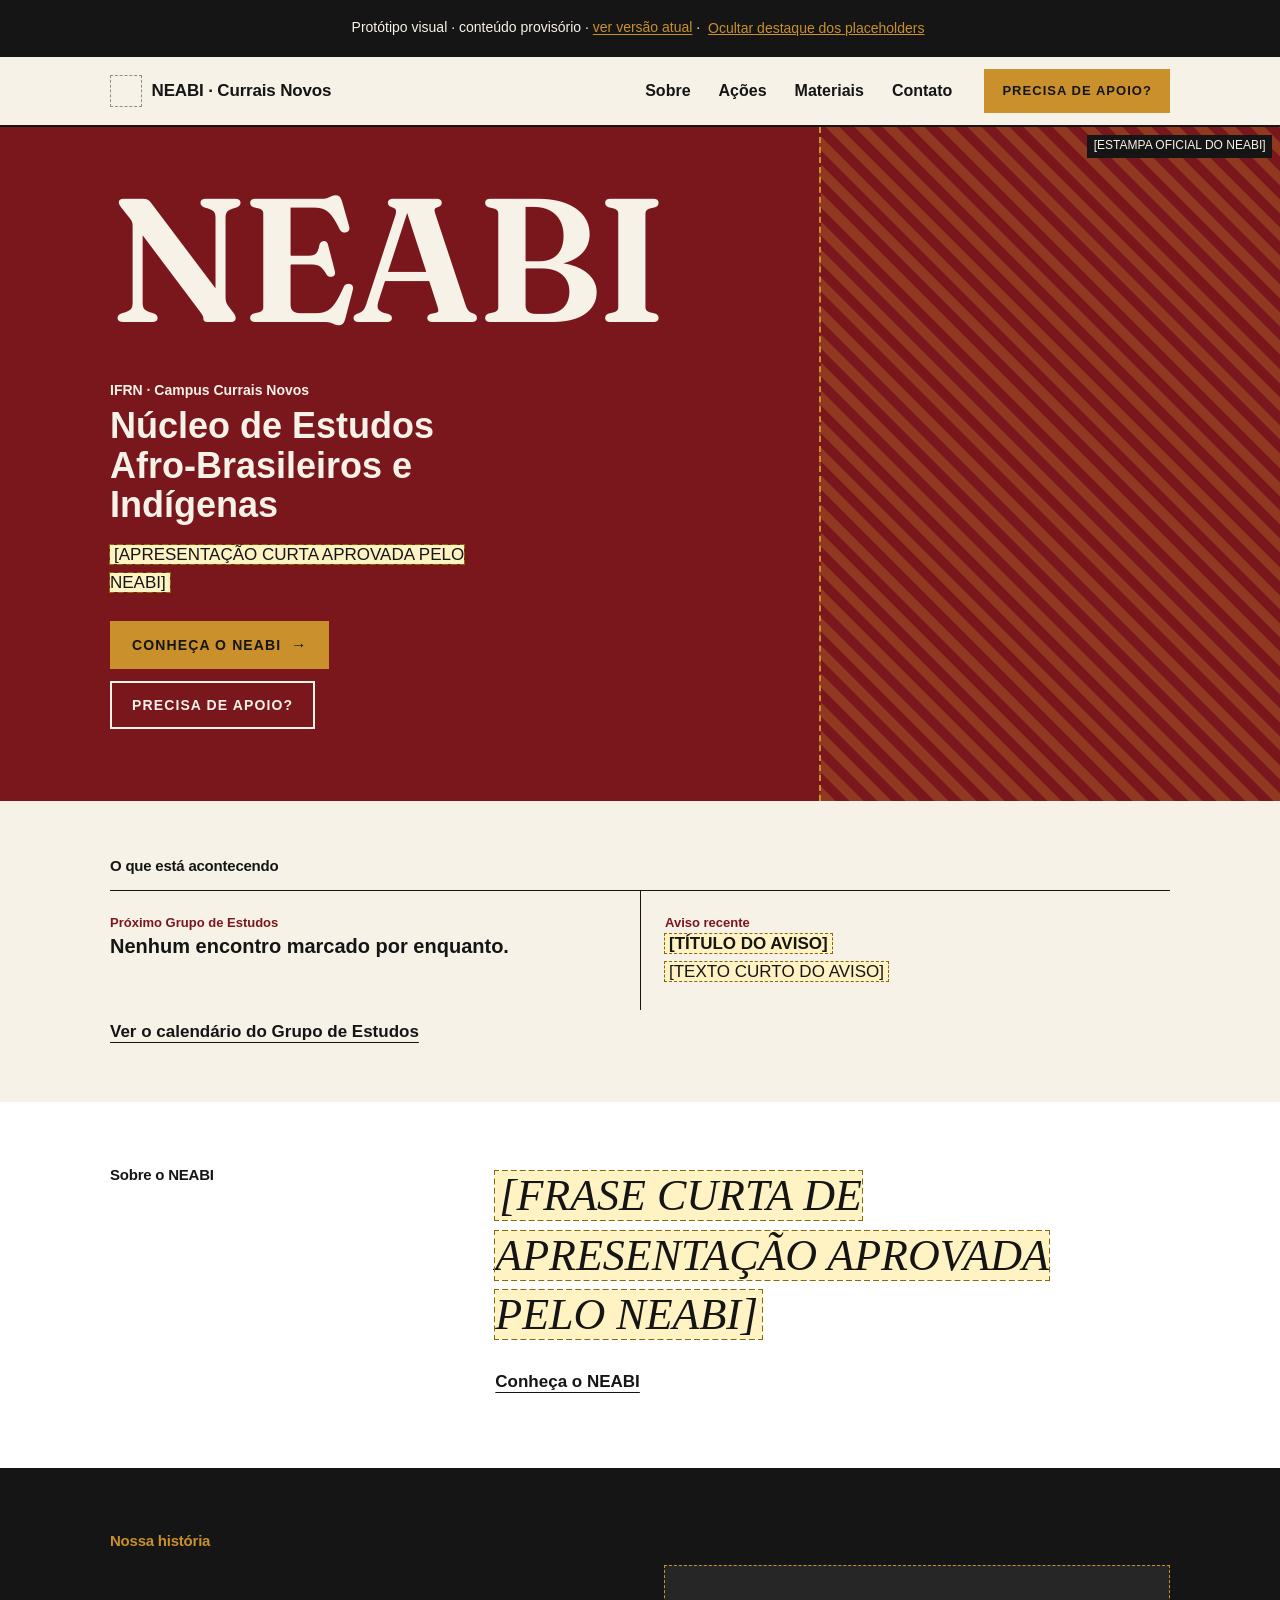
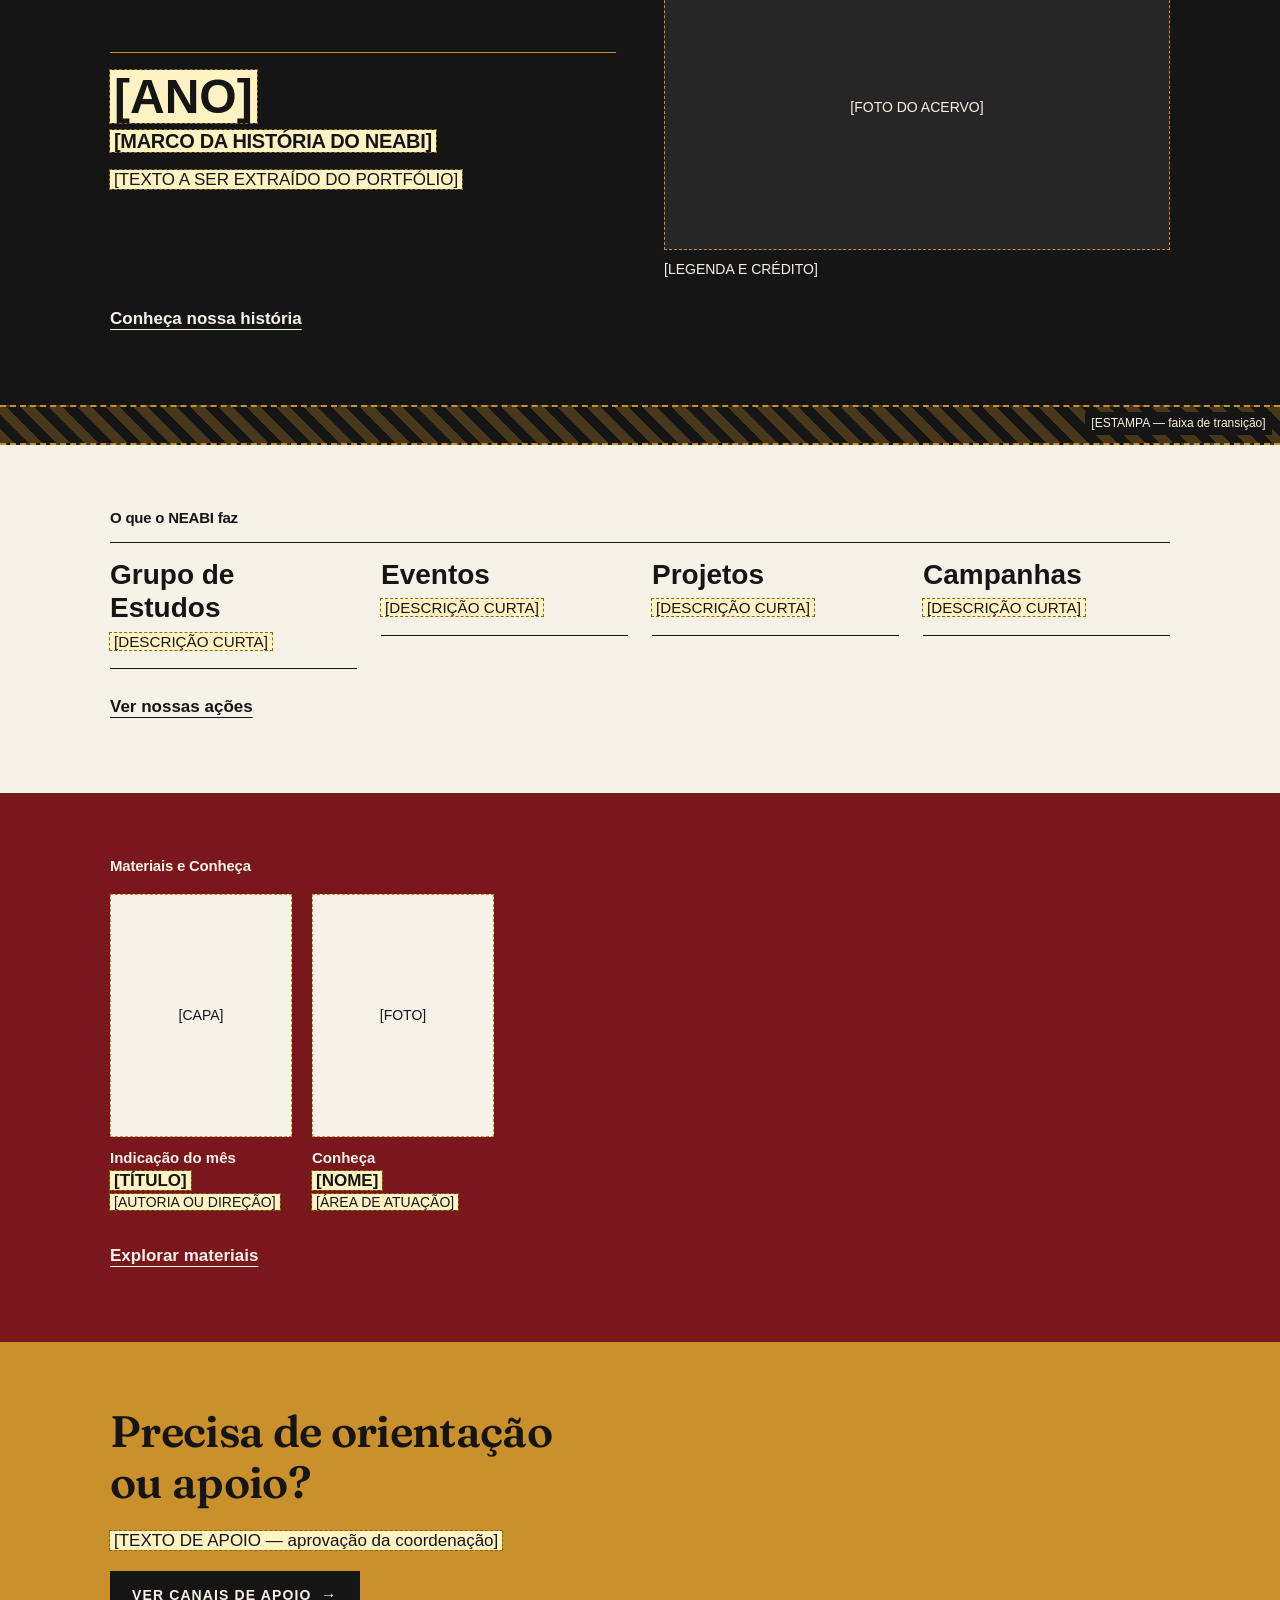
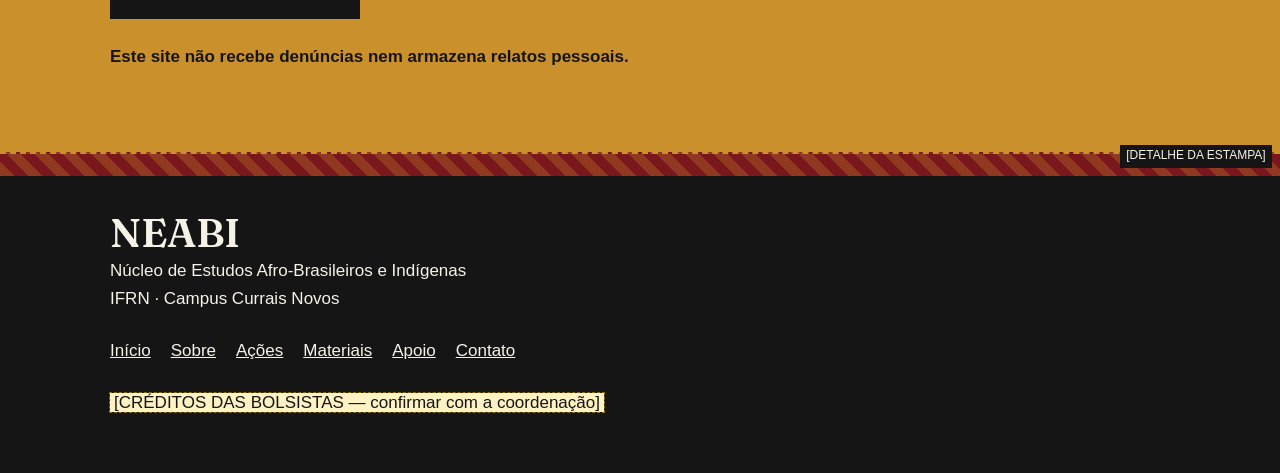
<file: historico/prototipos/prototipo-visual.html>
<!DOCTYPE html>
<html lang="pt-BR">
<head>
  <meta charset="UTF-8">
  <meta name="viewport" content="width=device-width, initial-scale=1, viewport-fit=cover">
  <title>Protótipo visual (navegação) — NEABI · Currais Novos</title>
  <link rel="stylesheet" href="css/prototipo-visual.css">
</head>
<body>
  <a class="pular" href="#conteudo">Pular para o conteúdo</a>
  <p class="barra-nota">Protótipo visual · conteúdo provisório · <a href="../../index.html">ver versão atual</a> · <button class="barra-nota__botao" id="pv-limpo" type="button" aria-pressed="false">Ocultar destaque dos placeholders</button></p>

  <!-- CABEÇALHO: sticky e fino. Desktop = menu horizontal; celular = marca + ☰ -->
  <header class="cabecalho">
    <div class="container cabecalho__linha">
      <a class="marca" href="prototipo-visual.html">
        <!-- [ADICIONAR SÍMBOLO DO IFRN]: trocar este <span> por <img src="../../img/simbolo-ifrn.png" alt="" width="32" height="32"> (usar arquivo oficial do IFRN) -->
        <span class="simbolo-ifrn" aria-hidden="true" title="[ADICIONAR SÍMBOLO DO IFRN]"></span>
        <span class="marca__texto">NEABI <span>· Currais Novos</span></span>
      </a>
      <button class="menu-botao" id="pv-botao-menu" type="button" aria-expanded="false" aria-controls="pv-menu" aria-label="Abrir menu">☰</button>
      <nav class="menu" id="pv-menu" aria-label="Menu principal">
        <ul>
          <li class="so-celular"><a href="prototipo-visual.html">Início</a></li>
          <li><a href="prototipo-sobre.html">Sobre</a></li>
          <li><a href="prototipo-acoes.html">Ações</a></li>
          <li><a href="prototipo-materiais.html">Materiais</a></li>
          <li><a href="prototipo-contato.html">Contato</a></li>
        </ul>
        <a class="botao botao--ocre menu__apoio" href="prototipo-apoio.html">Precisa de apoio?</a>
      </nav>
    </div>
  </header>

  <main id="conteudo">
    <!-- 1. ABERTURA: a estampa é uma faixa que a sigla atravessa -->
    <section class="hero" aria-labelledby="t-hero">
      <div class="estampa hero__estampa" role="img" aria-label="Espaço reservado para a estampa oficial do NEABI"><span class="estampa__legenda">[ESTAMPA OFICIAL DO NEABI]</span></div>
      <div class="container hero__conteudo">
        <h1 class="hero__sigla" id="t-hero">NEABI</h1>
        <div class="hero__corpo">
          <p class="hero__local">IFRN · Campus Currais Novos</p>
          <p class="hero__nome">Núcleo de Estudos Afro-Brasileiros e Indígenas</p>
          <p class="hero__texto"><span class="ph">[APRESENTAÇÃO CURTA APROVADA PELO NEABI]</span></p>
          <div class="botoes">
            <a class="botao botao--ocre botao--seta" href="prototipo-sobre.html">Conheça o NEABI</a>
            <a class="botao botao--contorno" href="prototipo-apoio.html">Precisa de apoio?</a>
          </div>
        </div>
      </div>
    </section>

    <!-- 2. O QUE ESTÁ ACONTECENDO (curto; só atividades públicas) -->
    <section class="agora" aria-labelledby="t-agora">
      <div class="container">
        <h2 class="rotulo" id="t-agora">O que está acontecendo</h2>
        <div class="agora__grade">
          <article class="agora__item">
            <p class="agora__tipo">Próximo Grupo de Estudos</p>
            <p class="agora__data" data-proximo-grupo="data"><span class="ph">[DD/MM]</span></p>
            <p class="agora__titulo" data-proximo-grupo="titulo"><span class="ph">[TÍTULO DO ENCONTRO]</span></p>
            <p class="agora__detalhe" data-proximo-grupo="detalhe"><span class="ph">[HORÁRIO · LOCAL]</span></p>
            <!-- Sem encontro programado, o texto futuro será: "Nenhum encontro aberto programado por enquanto." -->
          </article>
          <article class="agora__item">
            <p class="agora__tipo">Aviso recente</p>
            <p class="agora__titulo"><span class="ph">[TÍTULO DO AVISO]</span></p>
            <p class="agora__detalhe"><span class="ph">[TEXTO CURTO DO AVISO]</span></p>
          </article>
        </div>
        <a class="link-texto" href="prototipo-acoes.html#calendario">Ver o calendário do Grupo de Estudos</a>
      </div>
    </section>

    <!-- 3. SOBRE (prévia) -->
    <section class="secao secao--compacta apresentacao" aria-labelledby="t-sobre">
      <div class="container apresentacao__grade" data-revela>
        <h2 class="rotulo" id="t-sobre">Sobre o NEABI</h2>
        <div>
          <p class="declaracao"><span class="ph">[FRASE CURTA DE APRESENTAÇÃO APROVADA PELO NEABI]</span></p>
          <a class="link-texto" href="prototipo-sobre.html">Conheça o NEABI</a>
        </div>
      </div>
    </section>

    <!-- 4. NOSSA HISTÓRIA (prévia: 1 marco + 1 foto; a linha do tempo completa fica em Sobre) -->
    <section class="secao secao--compacta historia" aria-labelledby="t-historia">
      <div class="container">
        <h2 class="rotulo" id="t-historia">Nossa história</h2>
        <div class="historia__previa">
        <ol class="marcos">
          <li class="marco">
            <p class="marco__ano"><span class="ph">[ANO]</span></p>
            <h3 class="marco__titulo"><span class="ph">[MARCO DA HISTÓRIA DO NEABI]</span></h3>
            <p class="marco__texto"><span class="ph">[TEXTO A SER EXTRAÍDO DO PORTFÓLIO]</span></p>
          </li>
        </ol>
        <figure class="historia__foto">
          <div class="foto">[FOTO DO ACERVO]</div>
          <figcaption>[LEGENDA E CRÉDITO]</figcaption>
        </figure>
        </div>
        <a class="link-texto" href="prototipo-sobre.html#nossa-historia">Conheça nossa história</a>
      </div>
    </section>

    <!-- Transição: faixa reservada para a estampa -->
    <div class="estampa estampa--faixa" role="img" aria-label="Faixa reservada para a estampa oficial"><span class="estampa__legenda">[ESTAMPA — faixa de transição]</span></div>

    <!-- 5. O QUE O NEABI FAZ (lista editorial, sem cards) -->
    <section class="secao secao--compacta" aria-labelledby="t-acoes">
      <div class="container">
        <h2 class="rotulo" id="t-acoes">O que o NEABI faz</h2>
        <ul class="areas">
          <li><a href="prototipo-acoes.html#calendario"><span class="areas__nome">Grupo de Estudos</span><span class="areas__descricao"><span class="ph">[DESCRIÇÃO CURTA]</span></span></a></li>
          <li><a href="prototipo-acoes.html?categoria=evento"><span class="areas__nome">Eventos</span><span class="areas__descricao"><span class="ph">[DESCRIÇÃO CURTA]</span></span></a></li>
          <li><a href="prototipo-acoes.html?categoria=projeto"><span class="areas__nome">Projetos</span><span class="areas__descricao"><span class="ph">[DESCRIÇÃO CURTA]</span></span></a></li>
          <li><a href="prototipo-acoes.html?categoria=campanha"><span class="areas__nome">Campanhas</span><span class="areas__descricao"><span class="ph">[DESCRIÇÃO CURTA]</span></span></a></li>
        </ul>
        <a class="link-texto" href="prototipo-acoes.html">Ver nossas ações</a>
      </div>
    </section>

    <!-- 6. MATERIAIS E CONHEÇA (prévia: 1 indicação + 1 personalidade; o catálogo completo fica em Materiais) -->
    <section class="secao secao--compacta materiais" aria-labelledby="t-materiais">
      <div class="container">
        <h2 class="rotulo" id="t-materiais">Materiais e Conheça</h2>
        <div class="destaques-home">
          <figure class="destaque-home">
            <div class="foto foto--retrato">[CAPA]</div>
            <figcaption><span class="destaque-home__rotulo">Indicação do mês</span><strong><span class="ph">[TÍTULO]</span></strong><span class="ph">[AUTORIA OU DIREÇÃO]</span></figcaption>
          </figure>
          <figure class="destaque-home">
            <div class="foto foto--retrato">[FOTO]</div>
            <figcaption><span class="destaque-home__rotulo">Conheça</span><strong><span class="ph">[NOME]</span></strong><span class="ph">[ÁREA DE ATUAÇÃO]</span></figcaption>
          </figure>
        </div>
        <a class="link-texto" href="prototipo-materiais.html">Explorar materiais</a>
      </div>
    </section>

    <!-- 7. APOIO (destaque em ocre; sem formulário nem relatos) -->
    <section class="secao secao--compacta apoio" aria-labelledby="t-apoio">
      <div class="container" data-revela>
        <h2 id="t-apoio">Precisa de orientação ou apoio?</h2>
        <p><span class="ph">[TEXTO DE APOIO — aprovação da coordenação]</span></p>
        <a class="botao botao--preto botao--seta" href="prototipo-apoio.html">Ver canais de apoio</a>
        <p class="apoio__aviso">Este site não recebe denúncias nem armazena relatos pessoais.</p>
      </div>
    </section>
  </main>

  <!-- 8. RODAPÉ -->
  <footer class="rodape">
    <div class="estampa estampa--detalhe" role="img" aria-label="Detalhe reservado para a estampa oficial"><span class="estampa__legenda">[DETALHE DA ESTAMPA]</span></div>
    <div class="container">
      <p class="rodape__sigla">NEABI</p>
      <p>Núcleo de Estudos Afro-Brasileiros e Indígenas<br>IFRN · Campus Currais Novos</p>
      <ul>
        <li><a href="prototipo-visual.html">Início</a></li><li><a href="prototipo-sobre.html">Sobre</a></li><li><a href="prototipo-acoes.html">Ações</a></li>
        <li><a href="prototipo-materiais.html">Materiais</a></li><li><a href="prototipo-apoio.html">Apoio</a></li><li><a href="prototipo-contato.html">Contato</a></li>
      </ul>
      <p><span class="ph">[CRÉDITOS DAS BOLSISTAS — confirmar com a coordenação]</span></p>
    </div>
  </footer>

  <script src="../../js/utilitarios.js"></script>
  <script src="../../dados/grupo-estudos.js"></script>
  <script src="js/prototipo-visual.js"></script>
  <script src="../../js/proximo-grupo-estudos.js"></script>
</body>
</html>
</file>
<file: css/base.css>
/* =========================================================
   BASE — variáveis, identidade visual, tipografia e acessibilidade geral
   Carregado em TODAS as páginas, antes dos demais CSS.
   Para mudar cores, fontes ou tamanhos de título, altere as variáveis de :root.
   
   ESCALA TIPOGRÁFICA (use estas variáveis; não crie tamanhos avulsos para títulos)
     --t0  NEABI da Home (único tamanho "extremo")   --t1  título principal das páginas internas
     --t2  título de seção                           --t3  chamadas e subtítulos
     --texto  leitura (17 px), com --medida (largura máxima de parágrafo)
   FONTES: sans-serif do sistema (Inter/Arial) no texto, menu, botões e filtros. Serifa Fraunces
   (arquivo local em fonts/) só em contraste: h1, chamadas grandes, dia do encontro e sigla do rodapé.
   Georgia nos itálicos editoriais (citações, legendas, textos de Materiais).
   ========================================================= */

/* Fraunces: arquivo dentro do projeto (sem carregamento externo). Só o peso 600 está incluído. */
@font-face {
  font-family: "Fraunces";
  src: url("../fonts/fraunces-latin-600-normal.woff2") format("woff2");
  font-weight: 600;
  font-style: normal;
  font-display: swap; /* mostra Georgia até a fonte carregar */
}

/* ---------- Variáveis e identidade visual ---------- */
:root {
  /* Tons derivados da marca oficial do NEABI-IFRN recebida pela equipe. */
  --vinho: #6c3214;       /* marrom profundo */
  --vinho-claro: #8f553f; /* terracota escuro, com contraste para texto claro */
  --ocre: #c79b6d;        /* ocre da marca */
  --preto: #151515;
  --creme: #f7f0e7;
  --branco: #ffffff;
  --fonte-titulos: "Montserrat", Arial, sans-serif;
  --fonte-serifa:
    "Fraunces", Georgia, "Times New Roman", serif; /* títulos principais e destaques */
  --fonte-destaque: Georgia, "Times New Roman", serif;
  --altura-cabecalho: 60px;
  --t0: clamp(4rem, 21vw, 11rem);
  --t1: clamp(2.25rem, 7.5vw, 5rem);
  --t2: clamp(1.625rem, 4.2vw, 2.75rem);
  --t3: clamp(1.25rem, 2.6vw, 1.75rem);
  --texto: 1.0625rem;
  --medida: 62ch;
  --largura-container: 1100px;
}
/* Escala em notebook/desktop: contêiner um pouco mais largo (1280px+) e texto corrido de 18px (1024px+).
   Materiais, Apoio e Contato voltam ao texto de 17px nos seus próprios CSS. */
@media (min-width: 1024px) {
  :root {
    --texto: 1.125rem;
  }
}
@media (min-width: 1280px) {
  :root {
    --largura-container: 1200px;
  }
}

/* ---------- Reset e tipografia ---------- */
*,
*::before,
*::after {
  box-sizing: border-box;
}
html {
  scroll-padding-top: calc(var(--altura-cabecalho) + 8px);
}
body {
  margin: 0;
  font:
    var(--texto)/1.65 Inter,
    Arial,
    sans-serif;
  color: var(--preto);
  background: var(--creme);
}
h1,
h2,
h3,
h4,
p {
  margin: 0 0 1rem;
}
h1,
h2,
h3,
h4 {
  font-family: var(--fonte-titulos);
  font-weight: 800;
  line-height: 1.15;
  letter-spacing: -0.015em;
}
h1 {
  font-family: var(--fonte-serifa);
  font-weight: 600;
  letter-spacing: -0.01em;
} /* título principal de cada página */
main p {
  max-width: var(--medida);
} /* limita a largura da leitura (classes específicas podem alterar) */
ul,
ol {
  margin: 0;
  padding: 0;
  list-style: none;
}
figure {
  margin: 0;
}
figcaption {
  font-size: 0.875rem;
  margin-top: 0.5rem;
}
@media (min-width: 900px) {
  figcaption {
    font-size: 0.9375rem;
  }
}
a {
  color: inherit;
}

/* ---------- Acessibilidade: foco visível, link "Pular para o conteúdo", texto só para leitores de tela ---------- */
:focus-visible {
  outline: 3px solid var(--foco, var(--vinho));
  outline-offset: 3px;
}
.pular {
  position: absolute;
  left: -999px;
  top: 0;
  z-index: 100;
  background: var(--preto);
  color: var(--creme);
  padding: 0.75rem 1rem;
}
.pular:focus {
  left: 0;
}
.so-leitor {
  position: absolute;
  width: 1px;
  height: 1px;
  overflow: hidden;
  clip: rect(0 0 0 0);
  white-space: nowrap;
}

/* ---------- Estrutura geral: container e seções ---------- */
.container {
  width: 100%;
  max-width: var(--largura-container);
  margin: 0 auto;
  padding: 0 1.25rem;
}
.secao {
  padding: 3.5rem 0;
}
@media (min-width: 900px) {
  .secao {
    padding: 5.5rem 0;
  }
}

/* ---------- Texto provisório (placeholder) ----------
   Todo texto entre colchetes que ainda depende da coordenação recebe a classe "ph" (fundo amarelo tracejado).
   Para achá-los: pesquise "[" ou "class=\"ph\"" nos arquivos .html e "[" em dados/*.js.
   Quando o conteúdo real entrar, o amarelo some sozinho (basta tirar a classe "ph" ou o colchete nos dados). */
.ph {
  background: #fff3c4;
  color: var(--preto);
  outline: 1px dashed #8a6a00;
  padding: 0 0.25rem;
} /* texto provisório */
</file>
<file: css/layout.css>
/* =========================================================
   LAYOUT — cabeçalho, navegação e rodapé
   Igual em todas as páginas. O menu permanece visível no topo em qualquer largura.
   Em telas menores, a navegação ocupa uma segunda linha horizontal abaixo da marca.
   ========================================================= */

/* ---------- Cabeçalho e navegação ---------- */
.cabecalho {
  position: sticky;
  top: 0;
  z-index: 50;
  background: var(--creme);
  border-bottom: 2px solid var(--preto);
  --foco: var(--vinho);
}
.cabecalho__linha {
  display: flex;
  flex-wrap: wrap;
  align-items: center;
  gap: 0.25rem 1rem;
  min-height: var(--altura-cabecalho);
  padding-top: 0.45rem;
  padding-bottom: 0.35rem;
}
.marca {
  display: inline-flex;
  align-items: center;
  gap: 0.6rem;
  font: 800 1.0625rem var(--fonte-titulos);
  text-decoration: none;
  letter-spacing: -0.01em;
}
.marca span {
  font-weight: 600;
}
.marca__logo {
  flex: none;
  width: 40px;
  height: 40px;
  display: block;
  object-fit: cover;
  border-radius: 50%;
}
.menu-botao {
  display: none;
}
.menu,
html:not(.js) .menu {
  display: block;
  position: static;
  width: 100%;
  background: none;
  color: var(--preto);
  padding: 0;
  --foco: var(--vinho);
  overflow-x: auto;
  scrollbar-width: none;
}
.menu::-webkit-scrollbar {
  display: none;
}
.menu ul {
  display: flex;
  align-items: center;
  gap: 0.25rem 1rem;
  width: max-content;
  min-width: 100%;
  margin: 0;
  padding: 0;
}
.menu a:not(.botao) {
  display: inline-flex;
  align-items: center;
  min-height: 38px;
  white-space: nowrap;
  font: 750 0.95rem var(--fonte-titulos);
  text-decoration: none;
  border: 0;
}
.menu a[aria-current="page"]:not(.botao) {
  text-decoration: underline;
  text-decoration-color: var(--ocre);
  text-decoration-thickness: 3px;
  text-underline-offset: 5px;
}
@media (min-width: 900px) {
  :root {
    --altura-cabecalho: 68px;
  }
  .cabecalho__linha {
    flex-wrap: nowrap;
    justify-content: space-between;
    padding-top: 0;
    padding-bottom: 0;
  }
  .marca__logo {
    width: 44px;
    height: 44px;
  }
  .menu,
  html:not(.js) .menu {
    display: flex;
    width: auto;
    position: static;
    background: none;
    color: var(--preto);
    padding: 0;
    align-items: center;
    gap: 2rem;
    overflow: visible;
    --foco: var(--vinho);
  }
  .menu ul {
    display: flex;
    gap: 1.75rem;
  }
  .menu a:not(.botao) {
    min-height: 44px;
    font: 700 1rem var(--fonte-titulos);
    border: 0;
  }
  .menu a:not(.botao):hover {
    text-decoration: underline;
    text-decoration-color: var(--vinho);
    text-decoration-thickness: 3px;
    text-underline-offset: 6px;
  }
  .menu a[aria-current="page"]:not(.botao) {
    text-decoration-color: var(--vinho);
  }
}

/* ---------- Rodapé ---------- */
.rodape {
  background: var(--preto);
  color: var(--creme);
  --foco: var(--ocre);
  padding: 0 0 2.5rem;
}
.rodape .container {
  padding-top: 2rem;
}
.rodape__marca {
  display: flex;
  align-items: center;
  gap: 0.9rem;
  margin-bottom: 0.6rem;
}
.rodape__logo {
  width: 64px;
  height: 64px;
  display: block;
  object-fit: cover;
  border-radius: 50%;
  background: var(--branco);
}
.rodape__sigla {
  font: 600 2.5rem var(--fonte-serifa);
  margin: 0;
}
.rodape ul {
  margin: 1rem 0;
  display: flex;
  flex-wrap: wrap;
  gap: 0 1.25rem;
}
.rodape li a {
  display: inline-flex;
  align-items: center;
  min-height: 44px;
}
</file>
<file: css/components.css>
/* =========================================================
   COMPONENTES COMPARTILHADOS — rótulos, links, botões, estampa, foto, filtros e abertura interna
   Usados por mais de uma página. Estilos de uma única página ficam no CSS dessa página.
   ========================================================= */

/* ---------- Rótulo, título de seção, link e botão ---------- */
/* Rótulo: texto pequeno em negrito, sem caixa alta e sem numeração automática */
.rotulo {
  font: 700 0.9375rem var(--fonte-titulos);
  margin-bottom: 1rem;
}
.titulo-secao {
  font: 800 var(--t2)/1.15 var(--fonte-titulos);
  letter-spacing: -0.015em;
  margin-bottom: 1.5rem;
}

/* Link secundário: sublinhado, sem seta */
.link-texto {
  display: inline-flex;
  align-items: center;
  min-height: 44px;
  font-weight: 700;
  text-decoration: underline;
  text-decoration-thickness: 1px;
  text-underline-offset: 5px;
}
.link-texto:hover {
  text-decoration-thickness: 3px;
}

/* Botão. A seta (.botao--seta) é usada só no botão de entrada do hero da Home. Caixa alta só nos botões. */
.botao {
  display: inline-flex;
  align-items: center;
  gap: 0.6rem;
  min-height: 48px;
  padding: 0.6rem 1.25rem;
  border: 2px solid currentColor;
  border-radius: 0;
  font: 700 0.875rem var(--fonte-titulos);
  letter-spacing: 0.04em;
  text-transform: uppercase;
  text-decoration: none;
}
.botao--seta::after {
  content: "→";
  font-size: 1.1em;
}
.botao--ocre {
  background: var(--ocre);
  border-color: var(--ocre);
  color: var(--preto);
}
.botao--preto {
  background: var(--preto);
  border-color: var(--preto);
  color: var(--creme);
}
.botao--contorno {
  color: var(--creme);
}
.botoes {
  display: flex;
  flex-direction: column;
  gap: 0.75rem;
  margin-top: 1.5rem;
} /* celular: empilhados, mesma largura */
@media (min-width: 600px) {
  .botoes {
    flex-direction: row;
    flex-wrap: wrap;
  }
}

/* ---------- Grafismo geométrico da identidade visual ---------- */
/*
   Grafismo decorativo próprio do site.
   O desenho está em img/grafismo-neabi.svg.
*/
.estampa {
  position: relative;
  display: block;
  border: 0;
  overflow: hidden;

  background-color: var(--vinho);

  --grafismo-opacidade: 0.75;
  --grafismo-tamanho: 240px 72px;
  --grafismo-repeticao: repeat;
}

.estampa::before {
  content: "";
  position: absolute;
  inset: 0;

  background-image: url("../img/grafismo-neabi.svg");
  background-repeat: var(--grafismo-repeticao);
  background-position: center;
  background-size: var(--grafismo-tamanho);

  opacity: var(--grafismo-opacidade);
  pointer-events: none;
}
.estampa--vinho {
  background-color: var(--vinho);
}

/* Faixa fina entre seções */
.estampa--faixa {
  height: 40px;
  background-color: var(--preto);

  --grafismo-opacidade: 0.78;
  --grafismo-repeticao: repeat-x;
  --grafismo-tamanho: auto 100%;
}

/* Detalhes menores */
.estampa--detalhe {
  height: 24px;
  background-color: var(--vinho);

  --grafismo-opacidade: 0.65;
  --grafismo-repeticao: repeat-x;
  --grafismo-tamanho: auto 100%;
}

/* Esconde as antigas legendas de placeholder */
.estampa__legenda {
  display: none;
}

/* ---------- Foto ---------- */
/* Foto: função informativa/documental. Quando chegar a imagem real, troque o texto do placeholder por:
     <div class="foto"><img src="img/arquivo.jpg" alt="Descrição objetiva do que a foto mostra" width="1600" height="900" loading="lazy"></div>
   e coloque a legenda com crédito em <figcaption> (ex.: "Roda de conversa, 2019. Acervo do NEABI.").
   O contêiner mantém a proporção e a imagem é cortada (object-fit) sem deformar. */
.foto img {
  width: 100%;
  height: 100%;
  object-fit: cover;
}
.foto:has(img) {
  padding: 0;
}
/* Foto (placeholder) */
.foto {
  display: grid;
  place-items: center;
  text-align: center;
  aspect-ratio: 16 / 9;
  padding: 1rem;
  background: #262626;
  border: 1px dashed var(--ocre);
  color: var(--creme);
  font-size: 0.875rem;
}
.foto--clara {
  background: var(--branco);
  color: var(--preto);
  border-color: var(--vinho);
}
.foto--retrato {
  aspect-ratio: 3 / 4;
  padding: 0.25rem;
  background: var(--creme);
  color: var(--preto);
}

/* ---------- Filtros por categoria (Ações e Materiais) ---------- */
.filtros {
  display: flex;
  flex-wrap: wrap;
  gap: 0 1.25rem;
}
.filtro {
  min-height: 44px;
  padding: 0;
  background: none;
  border: 0;
  border-bottom: 3px solid transparent;
  font: 700 1rem var(--fonte-titulos);
  color: var(--preto);
  cursor: pointer;
}
.filtro:hover {
  border-bottom-color: var(--ocre);
}
.filtro[aria-pressed="true"] {
  border-bottom-color: var(--vinho);
  color: var(--vinho);
}

/* ---------- Abertura de página interna (Sobre e Apoio): título + introdução ---------- */
/* Abertura (Sobre = memória e arquivo): creme, título moderado, foto documental ao lado do texto.
   A estampa fica como detalhe fino no topo. */
.abertura {
  background: var(--creme);
  overflow: hidden;
  padding-bottom: 3rem;
}
.abertura__conteudo {
  padding-top: 2rem;
}
.abertura__trilha {
  font: 600 0.9375rem var(--fonte-titulos);
  margin-bottom: 1.5rem;
}
.abertura__trilha a {
  display: inline-flex;
  align-items: center;
  min-height: 44px;
}
.abertura__titulo {
  font-size: var(--t1);
  line-height: 1.1;
  margin: 0 0 1.5rem;
}
.abertura__intro {
  font-size: 1.125rem;
}
.abertura__foto {
  margin-top: 2rem;
}
.abertura__foto .foto {
  aspect-ratio: 4 / 3;
}
.abertura__indice {
  display: none;
}
@media (min-width: 900px) {
  .abertura {
    padding-bottom: 4.5rem;
  }
  .abertura__conteudo {
    padding-top: 3.5rem;
  }
  .abertura__grade {
    display: grid;
    grid-template-columns: 7fr 5fr;
    column-gap: 4rem;
    align-items: end;
  }
  .abertura__foto {
    margin-top: 0;
  }
  /* Índice interno: linha própria abaixo da abertura, com largura total; os itens quebram de forma natural */
  .abertura__indice {
    display: flex;
    flex-wrap: wrap;
    align-items: center;
    gap: 0 2rem;
    margin-top: 2.5rem;
    font: 600 1rem var(--fonte-titulos);
  }
  .abertura__indice-rotulo {
    color: var(--vinho);
  }
  .abertura__indice a {
    display: inline-flex;
    align-items: center;
    min-height: 44px;
  }
  .abertura__indice a:hover {
    text-decoration: underline;
    text-decoration-color: var(--vinho);
    text-decoration-thickness: 3px;
    text-underline-offset: 5px;
  }
}

/* ---------- Escala no desktop (900px+): rótulos, filtros, links e botões um pouco maiores ---------- */
@media (min-width: 900px) {
  .rotulo {
    font-size: 1.0625rem;
  }
  .abertura__trilha {
    font-size: 1rem;
  }
  .abertura__intro {
    font-size: 1.25rem;
  }
  .botao {
    font-size: 0.9375rem;
  }
  .filtros {
    gap: 0 1.75rem;
  }
  .filtro {
    font-size: 1.0625rem;
  }
}
@media (min-width: 1024px) {
  .link-texto {
    font-size: 1.125rem;
  }
}
</file>
<file: css/home.css>
/* =========================================================
   HOME — index.html
   Abertura (hero), próximo Grupo de Estudos, trajetória e um material em destaque.
   ========================================================= */

/* Abertura: faixa de estampa atravessada pela sigla */
.hero {
  position: relative;
  background: var(--vinho);
  color: var(--creme);
  --foco: var(--creme);
  overflow: hidden;
  padding: 4.5rem 0 3rem;
}
.hero__estampa {
  position: absolute;
  top: 0;
  left: 0;
  right: 0;
  height: 130px;

  background-size: 240px 72px;
  background-position: center;
}
.hero__conteudo {
  position: relative;
}
.hero__sigla {
  font-size: var(--t0);
  line-height: 0.95;
  letter-spacing: -0.03em;
  margin: 0 0 1.75rem;
}
.hero__local {
  font: 700 0.875rem var(--fonte-titulos);
  margin-bottom: 0.5rem;
}
.hero__nome {
  font: 800 clamp(1.4rem, 5vw, 2.25rem)/1.1 var(--fonte-titulos);
  max-width: 18ch;
}
.hero__texto {
  max-width: 46ch;
}
.hero .botoes .botao {
  justify-content: space-between;
}
@media (min-width: 600px) {
  .hero .botoes .botao {
    justify-content: flex-start;
  }
}
@media (min-width: 900px) {
  .hero {
    padding: 3rem 0 4.5rem;
  }
  .hero__estampa {
  left: auto;
  width: 36%;
  height: auto;
  bottom: 0;
  
  --grafismo-tamanho: 480px 144px;
  --grafismo-opacidade: 0.50;
 
}
  .hero__sigla {
    margin-bottom: 2.5rem;
  }
  .hero__corpo {
    max-width: 26rem;
  }
}

/* Home: seções de prévia mais compactas que as páginas de aprofundamento */
.secao--compacta {
  padding: 2.5rem 0;
}
@media (min-width: 900px) {
  .secao--compacta {
    padding: 4rem 0;
  }
}

/* O que está acontecendo */
.agora {
  background: var(--creme);
  padding: 2.5rem 0 2rem;
}
.agora__item {
  padding: 1rem 0;
}
.agora__item + .agora__item {
  border-top: 1px solid var(--preto);
} /* um único divisor entre os dois itens */
.agora__tipo {
  font: 700 0.8125rem var(--fonte-titulos);
  color: var(--vinho);
  margin-bottom: 0.25rem;
}
.agora__data {
  font: 800 1.375rem/1.3 var(--fonte-titulos);
  margin-bottom: 0.25rem;
}
.agora__item:first-child {
  padding: 1.25rem 0;
}
.agora__item:first-child .agora__data {
  font-size: clamp(2.25rem, 9vw, 3.25rem);
  line-height: 1.15;
  color: var(--vinho);
} /* destaque: data do Grupo de Estudos */
.agora__titulo {
  font: 800 1.0625rem/1.2 var(--fonte-titulos);
  margin-bottom: 0.25rem;
}
.agora__item:first-child .agora__titulo {
  font-size: 1.25rem;
}
.agora__detalhe {
  margin: 0;
}
@media (min-width: 900px) {
  .agora {
    padding: 3.5rem 0 3rem;
  }
  .agora__grade {
    display: grid;
    grid-template-columns: repeat(2, 1fr);
  }
  .agora__item,
  .agora__item:first-child {
    padding: 1.5rem 1.5rem 1.5rem 0;
  }
  .agora__item + .agora__item {
    padding-left: 1.5rem;
    border-top: 0;
    border-left: 1px solid var(--preto);
  }
}

/* Sobre (prévia) */
.apresentacao {
  background: var(--branco);
}
.declaracao {
  font: italic 400 var(--t2)/1.35 var(--fonte-destaque);
  max-width: 26ch;
}
@media (min-width: 900px) {
  .apresentacao__grade {
    display: grid;
    grid-template-columns: 1fr 2fr;
    gap: 3rem;
  }
}

/* Nossa história (prévia leve: no celular, 2 marcos compactos) */
.historia {
  background: var(--preto);
  color: var(--creme);
  --foco: var(--ocre);
}
.historia .rotulo {
  color: var(--ocre);
}
.marco {
  display: grid;
  grid-template-columns: 5.5rem 1fr;
  column-gap: 1rem;
  align-items: baseline;
  padding: 1rem 0;
}
.marco__ano {
  font: 800 1.75rem/1 var(--fonte-titulos);
  color: var(--ocre);
  margin: 0;
}
.marco__titulo {
  font-size: 1.125rem;
  line-height: 1.25;
  margin: 0;
}
.marco__texto {
  grid-column: 2;
  margin: 0.5rem 0 0;
}
.marco--extra {
  display: none;
}
.historia__foto {
  display: none;
  margin: 1.5rem 0 0.5rem;
} /* na prévia da Home a foto só aparece no computador */
@media (min-width: 900px) {
  .historia__previa {
    display: grid;
    grid-template-columns: 1fr 1fr;
    gap: 3rem;
    align-items: center;
    margin-bottom: 1rem;
  }
  .marcos {
    border-top: 0;
    margin: 0;
  }
  .marco {
    display: block;
    border-top: 1px solid var(--ocre);
    border-bottom: 0;
    padding: 1.25rem 0 0;
  }
  .marco__ano {
    font-size: 3rem;
    margin-bottom: 0.5rem;
  }
  .marco__titulo {
    font-size: 1.25rem;
    margin-bottom: 0.75rem;
  }
  .marco__texto,
  .marco--extra {
    display: block;
  }
  .historia__foto {
    display: block;
    margin: 0;
  }
  .historia__foto .foto {
    aspect-ratio: 16 / 9;
  }
}

/* O que o NEABI faz: composição editorial das frentes de atuação (sem numeração, setas, filetes nem caixas iguais).
   Celular: blocos empilhados. 600px+: Eventos e Projetos lado a lado. 900px+: grade de 12 colunas, com o Grupo de
   Estudos em destaque, Projetos em desnível e Campanhas em faixa. Cada frente continua sendo um link. */
.areas {
  display: grid;
  gap: 2.75rem 2rem;
  margin-bottom: 1.5rem;
}
.areas a {
  display: block;
  text-decoration: none;
}
.areas__nome {
  display: block;
  font: 800 var(--t3)/1.2 var(--fonte-titulos);
}
.areas__descricao {
  display: block;
  max-width: 34ch;
  margin-top: 0.5rem;
}
.areas a:hover .areas__nome {
  text-decoration: underline;
  text-decoration-thickness: 3px;
  text-underline-offset: 6px;
}

/* Grupo de Estudos: o bloco maior, em serifa vinho */
.areas__grupo .areas__nome {
  font: 600 var(--t1)/1.05 var(--fonte-serifa);
  letter-spacing: -0.01em;
  color: var(--vinho);
}
.areas__grupo .areas__descricao {
  max-width: 40ch;
  font-size: 1.1875rem;
  margin-top: 0.75rem;
}

/* Campanhas: faixa ocre */
.areas__campanhas a {
  padding: 1.5rem 1.25rem;
  background: var(--ocre);
}
.areas__campanhas .areas__descricao {
  max-width: 46ch;
}

@media (min-width: 600px) {
  .areas {
    grid-template-columns: 1fr 1fr;
  }
  .areas__grupo,
  .areas__campanhas {
    grid-column: 1 / -1;
  }
  .areas__projetos {
    margin-top: 2.5rem;
  } /* desnível entre Eventos e Projetos */
}
@media (min-width: 900px) {
  .areas {
    grid-template-columns: repeat(12, 1fr);
    column-gap: 2rem;
    row-gap: 3.5rem;
    margin-bottom: 2rem;
  }
  .areas__grupo {
    grid-column: 1 / span 8;
  } /* colunas 9–12 livres para uma foto futura */
  .areas__eventos {
    grid-column: 1 / span 4;
  }
  .areas__projetos {
    grid-column: 6 / span 4;
    margin-top: 3rem;
  }
  .areas__campanhas {
    grid-column: 1 / -1;
  }
  .areas__campanhas a {
    display: flex;
    align-items: baseline;
    gap: 3rem;
    padding: 1.75rem 2rem;
  }
  .areas__campanhas .areas__descricao {
    margin-top: 0;
  }
}

/* Materiais (prévia na Home): bloco vinho com 1 indicação e 1 personalidade em destaque */
.materiais {
  background: var(--vinho);
  color: var(--creme);
  --foco: var(--creme);
}
.destaques-home {
  display: grid;
  grid-template-columns: 1fr 1fr;
  gap: 1.25rem;
  max-width: 24rem;
  margin: 1.25rem 0;
}
.destaque-home {
  margin: 0;
}
.destaque-home .foto {
  aspect-ratio: 3 / 4;
}
.destaque-home figcaption {
  margin-top: 0.75rem;
}
.destaque-home__rotulo {
  display: block;
  margin-bottom: 0.25rem;
  font: 600 0.9375rem var(--fonte-titulos);
}
.destaque-home strong {
  display: block;
  font: 800 1.0625rem/1.25 var(--fonte-titulos);
}

/* Apoio (destaque em ocre) */
.apoio {
  background: var(--ocre);
  color: var(--preto);
  --foco: var(--preto);
}
.apoio h2 {
  font-family: var(--fonte-serifa);
  font-weight: 600;
  font-size: var(--t2);
  max-width: 16ch;
  margin-bottom: 1.25rem;
}
.apoio__aviso {
  font-weight: 700;
  margin-top: 1.5rem;
}

/* ---------- Escala no desktop (900px+): mais presença para "O que está acontecendo", "Sobre" e a prévia de Materiais ---------- */
@media (min-width: 900px) {
  .hero__local {
    font-size: 1rem;
  }
  .agora {
    padding: 4.5rem 0 3.5rem;
  }
  .agora__tipo {
    margin-bottom: 0.5rem;
    font-size: 1rem;
  }
  .agora__titulo {
    font-size: 1.5rem;
  }
  .agora__item:first-child .agora__titulo {
    font-size: 1.75rem;
  }
  .agora__detalhe {
    font-size: 1.125rem;
  }
  .agora__item,
  .agora__item:first-child {
    padding: 2rem 2.5rem 2rem 0;
  }
  .agora__item + .agora__item {
    padding-left: 2.5rem;
  }
  .agora .link-texto {
    margin-top: 0.5rem;
  }
  .declaracao {
    max-width: 34ch;
  }
  .destaques-home {
    max-width: 36rem;
    gap: 2rem;
  }
  .destaque-home__rotulo {
    font-size: 1rem;
  }
  .destaque-home strong {
    font-size: 1.25rem;
  }
}


/* Destaques textuais quando não há imagem licenciada cadastrada */
.destaque-home--sem-foto {
  min-height: 0;
}
.destaque-home--sem-foto figcaption {
  padding-top: 0.75rem;
  border-top: 2px solid currentColor;
}


/* ---------- Home reorganizada: hierarquia enxuta ---------- */
.agora__cabecalho {
  font: 600 var(--t2)/1.15 var(--fonte-serifa);
  margin: 0.35rem 0 1.25rem;
}
.agora__item--unico {
  max-width: 50rem;
  border-top: 1px solid rgba(21, 21, 21, 0.25);
  border-bottom: 1px solid rgba(21, 21, 21, 0.25);
}
.destaques-home {
  grid-template-columns: 1fr;
  max-width: 24rem;
}
@media (min-width: 900px) {
  .agora__grade { grid-template-columns: 1fr; }
  .agora__item--unico { padding: 1.75rem 0; }
  .destaques-home { max-width: 28rem; }
}

.agora__item--unico .agora__data {
  font-size: clamp(2.25rem, 9vw, 3.25rem);
  line-height: 1.15;
  color: var(--vinho);
}
.agora__item--unico .agora__titulo {
  font-size: 1.25rem;
}
@media (min-width: 900px) {
  .agora__item--unico .agora__titulo { font-size: 1.75rem; }
}


/* ---------- Home reorganizada: hierarquia enxuta ---------- */
.agora__cabecalho {
  font: 600 var(--t2)/1.15 var(--fonte-serifa);
  margin: 0.35rem 0 1.25rem;
}
.agora__item--unico {
  max-width: 50rem;
  border-top: 1px solid rgba(21, 21, 21, 0.25);
  border-bottom: 1px solid rgba(21, 21, 21, 0.25);
}
.destaques-home {
  grid-template-columns: 1fr;
  max-width: 24rem;
}
@media (min-width: 900px) {
  .agora__grade { grid-template-columns: 1fr; }
  .agora__item--unico { padding: 1.75rem 0; }
  .destaques-home { max-width: 28rem; }
}
</file>
<file: css/movimento.css>
/* =========================================================
   MOVIMENTO (prefers-reduced-motion respeitado)
   Regras de uso:
     a) Cada página tem UMA entrada principal, no topo (roda uma vez e fica parada).
        Só três movimentos: a estampa aparece, o título/sigla entra, o restante surge junto.
     b) Na rolagem, só recebem efeito os blocos marcados com data-revela no HTML
        (poucos, escolhidos). O resto da página simplesmente está lá.
     c) Nenhum efeito em itens de lista, números, linhas ou setas.
   Tudo é opacity/transform (não mexe no layout) e só vale se a pessoa NÃO
   pediu "reduzir movimento": com prefers-reduced-motion: reduce, nada abaixo
   é aplicado e o conteúdo já aparece parado.
   ========================================================= */
@media (prefers-reduced-motion: no-preference) {
  :root {
    --dist: 12px;
    --estampa-x: -8%;
  } /* celular: movimentos curtos */
  @media (min-width: 900px) {
    :root {
      --dist: 22px;
      --estampa-x: 12%;
    }
  }

  @keyframes entrada-sobe {
    from {
      opacity: 0;
      transform: translateY(var(--dist));
    }
    to {
      opacity: 1;
      transform: none;
    }
  }
  @keyframes entrada-surge {
    from {
      opacity: 0;
      transform: translateY(8px);
    }
    to {
      opacity: 1;
      transform: none;
    }
  }
  @keyframes entrada-estampa {
    from {
      opacity: 0;
      transform: translateX(var(--estampa-x));
    }
    to {
      opacity: 1;
      transform: none;
    }
  }

  /* Entrada das páginas: 1) estampa  2) sigla/título  3) resto (juntos, um pouco depois) */
  .hero__estampa,
  .abertura__estampa,
  .acoes-estampa,
  .mat-topo__estampa {
    animation: entrada-estampa 1.1s cubic-bezier(0.2, 0.7, 0.2, 1) 0.05s both;
  }
  .hero__sigla,
  .abertura__titulo,
  .acoes-titulo,
  .mat-topo__titulo,
  .contato__titulo {
    animation: entrada-sobe 0.9s cubic-bezier(0.2, 0.7, 0.2, 1) 0.1s both;
  }
  .hero__corpo,
  .abertura__resto,
  .acoes-abertura__resto,
  .mat-topo__resto {
    animation: entrada-surge 0.8s ease-out 0.5s both;
  }

  /* Rolagem: só blocos com data-revela (a classe "revela" é criada pelo JavaScript) */
  .revela {
    opacity: 0;
    transform: translateY(16px);
    transition:
      opacity 0.8s ease-out,
      transform 0.8s cubic-bezier(0.2, 0.7, 0.2, 1);
  }
  .revela.visivel {
    opacity: 1;
    transform: none;
  }
}
@media print {
  .revela {
    opacity: 1 !important;
    transform: none !important;
  }
}
</file>
<file: css/acoes-agenda.css>
/* =========================================================
   AÇÕES E AGENDA — acoes-agenda.html (inclui o calendário do Grupo de Estudos)
   Blocos: abertura · próximo Grupo de Estudos · calendário · outras atividades · ações realizadas · encerramento.
   ========================================================= */

/* Abertura (Ações = tempo): título moderado; o protagonista da página é a data do próximo encontro */
.acoes-abertura {
  background: var(--creme);
  padding-top: 2rem;
  overflow: hidden;
}
.acoes-titulo {
  font-size: var(--t1);
  line-height: 1.1;
  margin: 0 0 1.25rem;
}
.acoes-abertura__intro {
  font-size: 1.125rem;
}
.acoes-atalhos {
  display: flex;
  flex-wrap: wrap;
  gap: 0 1.5rem;
  margin-bottom: 0;
}
.acoes-estampa {
  height: 40px;
  margin-top: 2rem;

  --grafismo-opacidade: 0.85;
  --grafismo-repeticao: repeat-x;
  --grafismo-tamanho: auto 150%;
}
@media (min-width: 900px) {
  .acoes-abertura {
    padding-top: 3.5rem;
  }
  .acoes-abertura__grade {
    display: grid;
    grid-template-columns: 6fr 5fr;
    column-gap: 4rem;
    align-items: end;
    padding-bottom: 0.5rem;
  }
  .acoes-titulo {
    margin: 0;
  }
  .acoes-estampa {
    height: 56px;
    margin-top: 3rem;
  }
}

/* Próximas atividades (numerada): o que ainda vai acontecer, aberto à comunidade */
.proximas {
  background: var(--branco);
}
.proximo {
  background: var(--branco);
  padding: 2.5rem 0;
}
@media (min-width: 900px) {
  .proximo {
    padding: 4rem 0;
  }
}
.proximo .grupo {
  margin-bottom: 0;
}
.grupo__linha {
  margin: 0 0 0.25rem;
}
.grupo__linha-rotulo {
  font-weight: 700;
}
.grupo .link-texto {
  margin-top: 0.75rem;
}
.outras {
  background: var(--branco);
}
.outras__intro {
  margin-bottom: 1rem;
}
.calendario__dica {
  margin: 0;
  color: rgba(21, 21, 21, 0.8);
}
.acoes-mais summary {
  display: flex;
  align-items: center;
  min-height: 44px;
  margin-top: 1.5rem;
  font-weight: 700;
  text-decoration: underline;
  text-underline-offset: 5px;
  cursor: pointer;
  list-style: none;
}
.acoes-mais summary::-webkit-details-marker {
  display: none;
}
/* Próximo Grupo de Estudos: bloco vinho com dia e mês grandes (estilo calendário) */
.grupo {
  background: var(--vinho);
  color: var(--creme);
  --foco: var(--creme);
  padding: 1.5rem;
  margin: 0 -1.25rem 3rem;
}
.grupo__rotulo {
  font: 700 0.9375rem var(--fonte-titulos);
  margin-bottom: 1rem;
}
.grupo__data {
  display: flex;
  align-items: baseline;
  gap: 0.75rem;
  margin-bottom: 1rem;
}
.grupo__dia {
  font: 600 clamp(3.5rem, 16vw, 5.5rem)/1 var(--fonte-serifa);
  letter-spacing: -0.02em;
}
.grupo__mes {
  font: 700 var(--t3)/1.2 var(--fonte-titulos);
}
.grupo__titulo {
  font: 800 var(--t3)/1.25 var(--fonte-titulos);
}
.grupo__detalhe {
  margin: 0;
}
@media (min-width: 900px) {
  .grupo {
    display: grid;
    grid-template-columns: auto 1fr;
    column-gap: 4rem;
    align-items: center;
    padding: 3rem;
    margin: 0 0 4rem;
  }
  .grupo__rotulo {
    grid-column: 1 / -1;
  }
  .grupo__data {
    margin: 0;
  }
}

.agenda__cabeca {
  display: flex;
  flex-direction: column;
  gap: 0.5rem;
  margin-bottom: 1rem;
}
.agenda__titulo {
  font-size: var(--t3);
  margin: 0;
}
.agenda__lista {
  border-top: 1px solid var(--preto);
}
.agenda-item {
  display: grid;
  row-gap: 0.5rem;
  padding: 1.1rem 0;
  border-bottom: 1px solid var(--preto);
}
.agenda-item[hidden] {
  display: none;
}
.agenda-item__data {
  display: flex;
  align-items: baseline;
  gap: 0.5rem;
  margin: 0;
} /* dia grande + mês pequeno */
.agenda-item__dia {
  font: 800 2rem/1 var(--fonte-titulos);
}
.agenda-item__mes {
  font: 700 1rem var(--fonte-titulos);
}
.agenda-item__categoria {
  font: 700 0.875rem var(--fonte-titulos);
  color: var(--vinho);
  margin-bottom: 0.25rem;
}
.agenda-item__titulo {
  font: 800 1.25rem/1.2 var(--fonte-titulos);
  margin-bottom: 0.25rem;
}
.agenda-item__detalhe {
  margin: 0;
}
.agenda__vazio {
  padding: 1.25rem 0;
  margin: 0;
}
@media (min-width: 900px) {
  .agenda__cabeca {
    flex-direction: row;
    justify-content: space-between;
    align-items: center;
  }
  .agenda-item {
    grid-template-columns: 13rem 1fr;
    column-gap: 1.5rem;
    padding: 1.5rem 0;
  }
  .agenda-item__dia {
    font-size: 2.5rem;
  }
  .agenda-item__titulo {
    font-size: 1.375rem;
  }
}

/* ---------- Calendário do Grupo de Estudos (seção própria, creme entre "próximas" e "realizadas") ---------- */
.calendario {
  background: var(--creme);
}
.calendario__intro {
  margin-bottom: 2rem;
}
.calendario__grade {
  display: grid;
  gap: 2rem;
}
.calendario__topo {
  display: flex;
  align-items: center;
  justify-content: space-between;
  gap: 1rem;
  margin-bottom: 0.75rem;
}
.calendario__mes {
  font: 700 clamp(1.25rem, 3vw, 1.625rem)/1.2 var(--fonte-titulos);
  margin: 0;
}
.calendario__navegacao {
  display: flex;
  gap: 0.5rem;
}
.calendario__botao {
  width: 44px;
  height: 44px;
  padding: 0;
  border: 2px solid var(--vinho);
  border-radius: 50%;
  background: none;
  color: var(--vinho);
  font: 700 1.5rem/1 var(--fonte-titulos);
  cursor: pointer;
}
.calendario__botao:hover {
  background: var(--vinho);
  color: var(--creme);
}
.calendario__tabela {
  width: 100%;
  border-collapse: collapse;
  table-layout: fixed;
}
.calendario__tabela th {
  padding: 0.5rem 0;
  border-bottom: 1px solid rgba(21, 21, 21, 0.3);
  font: 600 0.875rem var(--fonte-titulos);
  color: var(--vinho);
  text-align: center;
}
.calendario__tabela td {
  padding: 0.125rem 0;
  text-align: center;
}
/* Dia: número simples; dia com encontro vira botão. Próximo = círculo cheio; realizado = anel (a forma diferencia, não só a cor). */
.dia {
  display: inline-grid;
  place-items: center;
  width: 100%;
  max-width: 44px;
  aspect-ratio: 1;
  font: 600 1rem var(--fonte-titulos);
  border: 2px solid transparent;
  border-radius: 50%;
}
button.dia {
  background: none;
  color: inherit;
  cursor: pointer;
}
.dia--proximo {
  background: var(--vinho);
  border-color: var(--vinho);
  color: var(--creme);
}
.dia--realizado {
  border-color: var(--vinho);
  color: var(--vinho);
}
button.dia:hover {
  box-shadow: 0 0 0 3px rgba(201, 144, 43, 0.45);
}
.dia[aria-pressed="true"] {
  box-shadow:
    0 0 0 2px var(--creme),
    0 0 0 4px var(--preto);
}
.dia[aria-current="date"] {
  text-decoration: underline;
  text-decoration-color: var(--ocre);
  text-decoration-thickness: 3px;
  text-underline-offset: 4px;
} /* hoje */
.calendario__legenda {
  display: flex;
  flex-wrap: wrap;
  gap: 0.25rem 1.5rem;
  margin: 1rem 0 0;
  padding: 0;
  list-style: none;
  font-size: 0.9375rem;
}
.calendario__legenda li {
  display: flex;
  align-items: center;
  gap: 0.5rem;
}
.legenda__marca,
.encontro__status::before {
  content: "";
  display: inline-block;
  width: 14px;
  height: 14px;
  border-radius: 50%;
  border: 2px solid var(--vinho);
}
.legenda__marca--proximo,
.encontro__status--proximo::before {
  background: var(--vinho);
}

/* Painel de detalhes: um único bloco branco; o dia vem grande (Fraunces), como no "Próximo Grupo de Estudos" */
.calendario__painel {
  background: var(--branco);
  border-top: 4px solid var(--vinho);
  padding: 1.5rem;
}
.encontro + .encontro {
  margin-top: 2rem;
  padding-top: 2rem;
  border-top: 1px solid rgba(21, 21, 21, 0.2);
}
.encontro__status {
  display: flex;
  align-items: center;
  gap: 0.5rem;
  margin-bottom: 1rem;
  font: 700 0.9375rem var(--fonte-titulos);
  color: var(--vinho);
}
.encontro__status::before {
  content: "";
}
.encontro__data {
  display: flex;
  align-items: baseline;
  flex-wrap: wrap;
  gap: 0.25rem 0.75rem;
  margin-bottom: 0.25rem;
}
.encontro__dia {
  font: 600 clamp(3rem, 12vw, 4.5rem)/1 var(--fonte-serifa);
  color: var(--vinho);
}
.encontro__mes {
  font: 700 var(--t3)/1.2 var(--fonte-titulos);
}
.encontro__titulo {
  margin: 0 0 1rem;
  font: 800 1.125rem/1.3 var(--fonte-titulos);
}
.encontro__dados {
  margin: 0;
}
.encontro__dados div {
  padding: 0.6rem 0;
  border-top: 1px solid rgba(21, 21, 21, 0.15);
}
.encontro__dados dt {
  font: 600 0.9375rem var(--fonte-titulos);
  color: var(--vinho);
}
.encontro__dados dd {
  margin: 0;
  font-size: 1.0625rem;
}

/* Listas "Próximos" e "Anteriores": cada item abre com <details>, sem sair do lugar */
.calendario__listas {
  display: grid;
  gap: 2.5rem;
  margin-top: 3rem;
}
.calendario__subtitulo {
  margin-bottom: 1rem;
  font: 800 var(--t3)/1.2 var(--fonte-titulos);
}
.lista-encontros {
  margin: 0;
  padding: 0;
  list-style: none;
  border-bottom: 1px solid rgba(21, 21, 21, 0.3);
}
.lista-encontros > li {
  border-top: 1px solid rgba(21, 21, 21, 0.3);
}
.lista-encontros__vazio {
  padding: 1rem 0;
}
.lista-encontro summary {
  display: grid;
  grid-template-columns: 4.25rem 1fr auto;
  gap: 1rem;
  align-items: baseline;
  min-height: 44px;
  padding: 0.85rem 0;
  font-weight: 600;
  cursor: pointer;
  list-style: none;
}
.lista-encontro summary::-webkit-details-marker {
  display: none;
}
.lista-encontro summary::after {
  content: "+";
  font: 700 1.25rem/1 var(--fonte-titulos);
  color: var(--vinho);
}
.lista-encontro[open] summary::after {
  content: "\2212";
}
.lista-encontro__data {
  font: 800 1.125rem var(--fonte-titulos);
  color: var(--vinho);
}
.lista-encontro__corpo {
  padding-bottom: 1rem;
}
@media (min-width: 900px) {
  .calendario__grade {
    grid-template-columns: 6fr 5fr;
    column-gap: 4rem;
    align-items: start;
  }
  .calendario__listas {
    grid-template-columns: 1fr 1fr;
    column-gap: 4rem;
    margin-top: 4.5rem;
  }
  .calendario__painel {
    padding: 2rem;
  }
}
@media (prefers-reduced-motion: no-preference) {
  .encontro {
    animation: calendario-aparece 0.25s ease-out;
  }
  @keyframes calendario-aparece {
    from {
      opacity: 0;
      transform: translateY(6px);
    }
    to {
      opacity: 1;
      transform: none;
    }
  }
}

/* Ações realizadas (numerada): registro do que já foi feito — fundo preto, fotografia em primeiro plano */
.realizadas {
  background: var(--preto);
  color: var(--creme);
  --foco: var(--ocre);
}
.realizadas .rotulo {
  color: var(--ocre);
}
.realizadas__intro {
  max-width: 40rem;
  margin-bottom: 2.5rem;
}
.acao__categoria {
  font: 700 0.875rem var(--fonte-titulos);
  color: var(--ocre);
  margin: 0.75rem 0 0.25rem;
}
.acao__titulo {
  font: 800 1.25rem/1.2 var(--fonte-titulos);
  margin-bottom: 0.5rem;
}
.acao__ano {
  font: 700 0.875rem var(--fonte-titulos);
  margin: 0;
}
.acao--destaque {
  margin-bottom: 2.5rem;
}
.acao--destaque .acao__titulo {
  font-size: var(--t3);
}
.acoes-duas {
  display: grid;
  grid-template-columns: 1fr 1fr;
  gap: 1rem;
  margin-bottom: 2rem;
} /* duas colunas também no celular: registros menores ocupam menos altura */
.acoes-arquivo {
  border-top: 1px solid #555;
}
.acoes-arquivo li {
  display: grid;
  grid-template-columns: 4.5rem 1fr;
  column-gap: 1rem;
  padding: 0.9rem 0;
  border-bottom: 1px solid #444;
}
.acoes-arquivo__ano {
  font: 800 1rem var(--fonte-titulos);
  color: var(--ocre);
  margin: 0;
}
.acoes-arquivo__titulo {
  margin: 0;
}
.acoes-arquivo__categoria {
  grid-column: 2;
  font-size: 0.8125rem;
  margin: 0;
}
@media (min-width: 900px) {
  .acao--destaque {
    display: grid;
    grid-template-columns: 7fr 5fr;
    column-gap: 3rem;
    align-items: end;
    margin-bottom: 4rem;
  }
  .acao--destaque .foto {
    aspect-ratio: 4 / 3;
  }
  .acao--destaque .acao__categoria {
    margin-top: 0;
  }
  .acoes-duas {
    grid-template-columns: 1fr 1fr;
    column-gap: 3rem;
    margin-bottom: 4rem;
  }
  .acoes-arquivo li {
    grid-template-columns: 6rem 1fr auto;
    align-items: baseline;
  }
  .acoes-arquivo__categoria {
    grid-column: auto;
  }
}

/* Encerramento: só texto e dois links, sem bloco de cor */
.encerramento {
  background: var(--creme);
}
.encerramento h2 {
  font-family: var(--fonte-serifa);
  font-weight: 600;
  font-size: var(--t2);
  max-width: 20ch;
}
.encerramento__links {
  display: flex;
  flex-wrap: wrap;
  gap: 0 2rem;
  font-size: 1.125rem;
}

/* ---------- Escala no desktop (900px+): textos auxiliares, categorias e estados vazios; o calendário não muda ---------- */
@media (min-width: 900px) {
  .acoes-abertura__intro {
    font-size: 1.25rem;
  }
  .grupo__rotulo {
    font-size: 1.0625rem;
  }
  .calendario__intro,
  .outras__intro,
  .realizadas__intro {
    max-width: 46rem;
    font-size: 1.125rem;
  }
  .agenda-item__categoria,
  .acao__categoria,
  .acao__ano {
    font-size: 1rem;
  }
  .agenda-item__detalhe {
    font-size: 1.0625rem;
  }
  .agenda__vazio {
    padding: 2rem 0;
    font-size: 1.125rem;
  }
  .acao__titulo {
    font-size: 1.5rem;
  }
  .acoes-arquivo__categoria {
    font-size: 0.9375rem;
  }
}


/* ---------- Ações sem foto cadastrada ---------- */
.acao--sem-foto > figure {
  display: none;
}
@media (min-width: 900px) {
  .acao--destaque.acao--sem-foto {
    display: block;
    max-width: 48rem;
  }
}

/* ---------- Acervo em imagens ---------- */
.acervo-imagens {
  background: var(--creme);
}
.galeria {
  display: grid;
  grid-template-columns: 1fr 1fr;
  gap: 0.8rem;
  margin-top: 2rem;
}
.galeria__item {
  margin: 0;
}
.galeria__item img {
  display: block;
  width: 100%;
  height: 100%;
  aspect-ratio: 4 / 3;
  object-fit: cover;
}
.galeria__item figcaption {
  padding-top: 0.55rem;
  font-size: 0.82rem;
  line-height: 1.35;
}
@media (min-width: 760px) {
  .galeria {
    grid-template-columns: repeat(4, 1fr);
    gap: 1rem;
  }
}
</file>
<file: css/contato.css>
/* =========================================================
   CONTATO — contato.html
   Apoio é a página mais calma do site. Contato é curto e objetivo. A lista de dados (.dados) é compartilhada pelas duas.
   ========================================================= */

/* Apoio reaproveita .abertura (Sobre): título menor, só um detalhe fino de estampa */
.abertura--calma {
  padding-bottom: 1rem;
}
.abertura--calma .abertura__titulo {
  font-size: clamp(2rem, 6vw, 3.5rem);
  line-height: 1.15;
}
.abertura--calma .abertura__intro {
  font-size: 1.1875rem;
  line-height: 1.7;
  max-width: 40rem;
}
.abertura--calma .abertura__conteudo {
  padding-top: 2.5rem;
  padding-bottom: 1rem;
}
.aviso-site {
  max-width: 40rem;
  margin: 2rem 0 0;
  padding: 0.25rem 0 0.25rem 1rem;
  border-left: 3px solid var(--vinho);
  font: 700 1.125rem/1.5 var(--fonte-titulos);
}
.ap-secao--branca,
.ap-secao.ap-secao--branca {
  background: var(--branco);
}
.ap-secao {
  background: var(--creme);
}
.ap-fim {
  margin: 3rem 0 0;
  font-size: 1.125rem;
}
/* Link dentro da frase fica em linha (sem padding): evita espaçamento irregular entre as linhas do parágrafo */
/* Apoio: mais espaço entre as etapas (Entenda → Como buscar → Canais) */
.abertura--calma ~ .secao {
  padding: 4rem 0;
}
@media (min-width: 900px) {
  .abertura--calma ~ .secao {
    padding: 6rem 0;
  }
}

/* Contato: página curta; título e dados na mesma tela; foto do espaço só quando existir */
.contato {
  background: var(--creme);
}
.contato__titulo {
  font-size: var(--t1);
  line-height: 1.1;
  margin: 0 0 0.75rem;
}
.contato__campus {
  font-size: var(--t3);
  margin-bottom: 2.5rem;
}
.contato__foto {
  margin-top: 2.5rem;
}
.contato__foto .foto {
  aspect-ratio: 4 / 3;
}
@media (min-width: 900px) {
  .contato__grade {
    display: grid;
    grid-template-columns: 7fr 5fr;
    column-gap: 5rem;
    align-items: start;
  }
  .contato__foto {
    margin-top: 0;
  }
}

/* Lista de dados (Canais oficiais e Contato): rótulo pequeno + valor grande, separados por linhas */
.dados {
  margin: 0;
}
.dados__linha {
  padding: 1.1rem 0;
  border-bottom: 1px solid rgba(21, 21, 21, 0.25);
}
.dados__linha:first-child {
  padding-top: 0;
}
.dados dt {
  font: 600 0.9375rem var(--fonte-titulos);
  color: var(--vinho);
  margin-bottom: 0.25rem;
}
.dados dd {
  margin: 0;
  font: 700 clamp(1.125rem, 2.4vw, 1.375rem)/1.4 var(--fonte-titulos);
}
@media (min-width: 900px) {
  .ap-duas {
    display: grid;
    grid-template-columns: 4fr 8fr;
    column-gap: 4rem;
    align-items: start;
  }
  .dados__linha {
    display: grid;
    grid-template-columns: 1fr 2fr;
    column-gap: 2rem;
    align-items: baseline;
  }
  .dados dt {
    margin: 0;
  }
}

/* ---------- Escala no desktop: só legibilidade; estas páginas mantêm o texto corrido de 17px ---------- */
:root {
  --texto: 1.0625rem;
}
@media (min-width: 900px) {
  .dados dt {
    font-size: 1rem;
  }
}


/* ---------- Organização da página de contato ---------- */
.contato__bloco {
  max-width: 56rem;
  margin-top: 2.5rem;
}
.contato__bloco--campus {
  margin-top: 4rem;
}
.contato__subtitulo {
  margin-bottom: 1rem;
}
.contato__explicacao {
  max-width: 44rem;
  margin: -0.25rem 0 1.5rem;
}
@media (min-width: 900px) {
  .contato__bloco--campus { margin-top: 5rem; }
}
</file>
<file: css/materiais.css>
/* =========================================================
   MATERIAIS E CONHEÇA — materiais.html
   Indicação do mês, filtros, listas por categoria, "Ver mais" e personalidades.
   ========================================================= */

/* Abertura: vinho; título grande em creme; estampa em faixa na base */
.mat-topo {
  background: var(--vinho);
  color: var(--creme);
  --foco: var(--creme);
  padding-top: 2rem;
  overflow: hidden;
}
.mat-topo__titulo {
  font-size: var(--t1);
  line-height: 1.1;
  margin: 0 0 1.25rem;
}
.mat-topo__grande {
  display: block;
}
.mat-topo__pequeno {
  display: block;
  margin-top: 0.25rem;
  font: 400 var(--t2)/1.2 var(--fonte-destaque);
  font-style: italic;
  color: var(--ocre);
} /* ocre só em texto grande */ /* ocre só em texto grande */
.mat-topo__intro {
  max-width: 34rem;
  font-size: 1.125rem;
}
.mat-topo__estampa {
  height: 40px;
  margin-top: 2rem;
  background-repeat: repeat-x;
  background-position: center;
  background-size: auto 100%;
}
@media (min-width: 900px) {
  .mat-topo {
    padding-top: 3.5rem;
  }
  .mat-topo__estampa {
    height: 56px;
    margin-top: 3rem;
  }
}

/* Barra de filtros (usa o mesmo estilo .filtro da agenda) */
.mat-barra {
  background: var(--creme);
  border-bottom: 1px solid var(--preto);
  padding: 0.5rem 0;
}
.mat-barra__linha {
  display: flex;
  flex-wrap: wrap;
  align-items: center;
  justify-content: space-between;
  gap: 0 1.5rem;
}
.mat-secao[hidden],
.mat-secao [hidden] {
  display: none !important;
} /* o filtro e o "Ver mais" usam o atributo hidden */
.mat-secao__cabeca {
  display: flex;
  flex-wrap: wrap;
  align-items: baseline;
  justify-content: space-between;
  gap: 0.25rem 1.5rem;
  margin-bottom: 1.5rem;
}
.mat-secao__cabeca .titulo-secao {
  margin: 0;
}
/* "Ver todos: livros" é um <button> com aparência de link (como os demais links de aprofundamento) */
.mat-secao__todos {
  min-height: 44px;
  padding: 0;
  border: 0;
  background: none;
  color: inherit;
  font: 700 1rem var(--fonte-titulos);
  text-decoration: underline;
  text-decoration-color: var(--ocre);
  text-decoration-thickness: 3px;
  text-underline-offset: 6px;
  cursor: pointer;
}
.mat-mais {
  background: var(--branco);
  padding: 0 0 3rem;
  text-align: left;
}
.mat-mais .botao {
  color: var(--vinho);
  background: none;
  cursor: pointer;
  font: 700 1rem var(--fonte-titulos);
}
.mat-mais .botao:hover {
  background: var(--vinho);
  color: var(--creme);
}
.mat-contagem {
  margin: 0.75rem 0 0;
  font-size: 0.9375rem;
}
.mat-mais[hidden] {
  display: none;
}

/* Materiais: cada item é uma linha editorial (tipo, título, autoria, descrição, fonte) */
.mat-secao--branca {
  background: var(--branco);
}
.mat-secao--creme {
  background: var(--creme);
}
.mat-secao--escura {
  background: var(--preto);
  color: var(--creme);
  --foco: var(--ocre);
  --linha: #555;
}
.lista-material {
  border-top: 1px solid var(--linha, var(--preto));
}
.material {
  padding: 1.1rem 0;
  border-bottom: 1px solid var(--linha, var(--preto));
}
.material__tipo {
  font: 700 0.75rem var(--fonte-titulos);
  color: var(--vinho);
  margin-bottom: 0.25rem;
}
.mat-secao--escura .material__tipo {
  color: var(--ocre);
}
.material__titulo {
  font: 800 1.25rem/1.25 var(--fonte-titulos);
  margin-bottom: 0.25rem;
}
.material__autor {
  font-weight: 600;
  margin-bottom: 0.5rem;
}
.material__descricao {
  margin-bottom: 0.5rem;
}
.material__fonte {
  margin: 0;
  font-size: 0.875rem;
}
.material--texto .material__titulo {
  font: 400 var(--t3)/1.3 var(--fonte-destaque);
} /* textos e artigos: serifa, como em revista */
.material--destaque {
  padding: 1.25rem 0 0;
  border: 0;
}
.material--destaque .material__titulo {
  font-size: var(--t3);
}
.mat-duas > div {
  margin-bottom: 1.5rem;
}
.livro-destaque {
  margin-bottom: 2rem;
}
.foto--capa {
  aspect-ratio: 2 / 3;
  max-width: 16rem;
}

/* Indicação do mês: abre a página como a "capa" de uma revista (fora do filtro) */
.indicacao {
  background: var(--branco);
}
.indicacao__grade {
  display: grid;
  gap: 1.75rem;
}
.indicacao__nome {
  font: italic 400 var(--t3)/1.3 var(--fonte-destaque);
  color: var(--vinho);
  margin-bottom: 1rem;
}
.indicacao .material__titulo {
  font-size: var(--t2);
  line-height: 1.2;
  margin-bottom: 0.5rem;
}
@media (min-width: 900px) {
  .indicacao__grade {
    grid-template-columns: 4fr 6fr;
    column-gap: 5rem;
    align-items: center;
  }
  .indicacao .foto--capa {
    max-width: 20rem;
  }
}

/* Estante: capas de alturas diferentes apoiadas numa prateleira (livros) */
.estante {
  display: grid;
  grid-template-columns: repeat(3, 1fr);
  align-items: end;
  gap: 1.5rem 0;
  margin: 0;
  padding: 0;
  list-style: none;
}
.estante li {
  padding: 0 0.375rem 0.75rem;
  border-bottom: 6px solid var(--preto);
} /* cada capa apoiada na sua prateleira */
.estante li:nth-child(3n + 2) .foto {
  aspect-ratio: 2 / 3.4;
}
.estante li:nth-child(3n) .foto {
  aspect-ratio: 2 / 2.8;
}
.estante .foto {
  aspect-ratio: 2 / 3.1;
  padding: 0.25rem;
  font-size: 0.8125rem;
}
.estante .material__titulo {
  font-size: 1rem;
  margin-top: 0.75rem;
}
.estante .material__autor {
  font-size: 0.875rem;
  margin: 0;
}
/* Cartazes: filmes e documentários */
.cartazes {
  display: grid;
  grid-template-columns: repeat(3, 1fr);
  gap: 0.75rem;
}
.cartazes .foto {
  aspect-ratio: 2 / 3;
  padding: 0.25rem;
  font-size: 0.8125rem;
}
.cartazes .material__titulo {
  font-size: 1rem;
  margin-top: 0.75rem;
}
.cartazes .material__autor {
  font-size: 0.875rem;
  margin: 0;
}
@media (min-width: 900px) {
  .estante {
    grid-template-columns: repeat(4, minmax(0, 11rem));
  }
  .cartazes {
    gap: 2rem;
  }
} /* capas com largura máxima: não esticam quando a estante ocupa a linha toda */
.destaque {
  margin-bottom: 2.5rem;
}
.destaque .material {
  padding-top: 1rem;
}
.outros__lista .material__descricao {
  display: none;
} /* lista compacta: só tipo, título, autoria e fonte */
@media (min-width: 900px) {
  .mat-duas {
    display: grid;
    grid-template-columns: 4fr 8fr;
    column-gap: 4rem;
    align-items: start;
  }
  .mat-duas > div {
    margin-bottom: 0;
  }
  .livros__grade {
    display: grid;
    grid-template-columns: 5fr 7fr;
    column-gap: 4rem;
    align-items: start;
  }
  .livro-destaque {
    margin-bottom: 0;
  }
  .destaque {
    display: grid;
    grid-template-columns: 7fr 5fr;
    column-gap: 3rem;
    align-items: end;
    margin-bottom: 4rem;
  }
  .destaque .foto {
    aspect-ratio: 4 / 3;
  }
  .outros__lista {
    column-count: 2;
    column-gap: 3rem;
  }
  .outros__lista .material {
    break-inside: avoid;
  }
}

/* Conheça: fundo vinho; no celular cada pessoa é uma linha (miniatura + texto); no computador, 3 colunas */
.conheca {
  background: var(--vinho);
  color: var(--creme);
  --foco: var(--creme);
}
.conheca__intro {
  margin-bottom: 2rem;
}
.pessoa {
  display: grid;
  grid-template-columns: 96px 1fr;
  column-gap: 1rem;
  padding: 1.25rem 0;
  border-top: 1px solid rgba(247, 242, 232, 0.4);
}
.pessoa__nome {
  font-size: 1.25rem;
  line-height: 1.25;
  margin-bottom: 0.25rem;
}
.pessoa__area {
  font: 600 0.9375rem var(--fonte-titulos);
  margin-bottom: 0.5rem;
}
.pessoa__descricao {
  margin-bottom: 0.25rem;
}
.pessoa__botao {
  background: none;
  border: 0;
  padding: 0;
  color: inherit;
  font: inherit;
  font-weight: 700;
  cursor: pointer;
}
html:not(.js) .pessoa__botao {
  display: none;
} /* sem JavaScript o texto completo já aparece */
.pessoa__texto {
  grid-column: 1 / -1;
  padding-top: 1rem;
}
.pessoa__texto[hidden],
.pessoas[hidden] {
  display: none;
}
.pessoas--extras .pessoa:first-child {
  border-top: 0;
}
.pessoas__todas {
  margin-top: 2rem;
  background: none;
  color: var(--creme);
  cursor: pointer;
  font: 700 1rem var(--fonte-titulos);
}
.pessoas__todas:hover {
  background: var(--creme);
  color: var(--vinho);
}
html:not(.js) .pessoas__todas {
  display: none;
}
.pessoa__fonte {
  font-size: 0.875rem;
  margin: 0;
}
@media (min-width: 900px) {
  .pessoas {
    display: grid;
    grid-template-columns: repeat(3, 1fr);
    gap: 3rem 2rem;
    align-items: start;
  }
  .pessoa {
    display: block;
    padding: 0;
    border-top: 0;
  }
  .pessoa__foto {
    margin-bottom: 1rem;
  }
  .pessoas--extras {
    margin-top: 3rem;
  }
  .pessoas--extras .pessoa:first-child {
    border-top: 0;
  }
}

/* Botão "Ver todas as personalidades": o atributo hidden precisa vencer o display do .botao */
.pessoas__todas[hidden] {
  display: none;
}
/* Categoria sem nenhum item cadastrado */
.mat-vazio {
  margin: 1rem 0 0;
}

/* ---------- Escala no desktop (900px+): ajustes pontuais; esta página mantém o texto corrido de 17px ---------- */
:root {
  --texto: 1.0625rem;
}
@media (min-width: 900px) {
  .indicacao__grade {
    column-gap: 4rem;
  }
  .indicacao .foto--capa {
    max-width: 22rem;
  }
  .indicacao .material__autor {
    font-size: 1.125rem;
  }
  .indicacao .material__descricao {
    max-width: 36rem;
    font-size: 1.125rem;
  }
  .material__tipo {
    font-size: 0.9375rem;
  }
  .material__fonte,
  .pessoa__fonte {
    font-size: 0.9375rem;
  }
  .estante .material__titulo,
  .cartazes .material__titulo {
    font-size: 1.0625rem;
  }
  .estante .material__autor,
  .cartazes .material__autor,
  .pessoa__area,
  .mat-contagem {
    font-size: 1rem;
  }
  .pessoa__nome {
    font-size: 1.375rem;
  }
  /* Em "Todos" o destaque de livros fica oculto: a estante usa a largura inteira em vez de deixar a coluna da esquerda vazia */
  .livros__grade:has(.livro-destaque[hidden]) {
    grid-template-columns: 1fr;
  }
}


/* Conteúdo textual quando não há capa/cartaz autorizado */
.indicacao__grade--sem-imagem {
  display: block;
}
.indicacao__grade--sem-imagem .material--destaque {
  max-width: 46rem;
}
[data-destaque].sem-imagem {
  display: block;
}
[data-destaque].sem-imagem .material--destaque {
  max-width: 46rem;
}


/* Contexto editorial: conecta um material às atividades do Grupo de Estudos. */
.material__etiqueta {
  display: inline-block;
  width: fit-content;
  margin: 0 0 0.65rem;
  padding: 0.28rem 0.55rem;
  border: 1px solid currentColor;
  font: 800 0.72rem/1.2 var(--fonte-titulos);
  letter-spacing: 0.04em;
  text-transform: uppercase;
}


/* Contexto editorial: conecta um material às atividades do Grupo de Estudos. */
.material__etiqueta {
  display: inline-block;
  width: fit-content;
  margin: 0 0 0.65rem;
  padding: 0.28rem 0.55rem;
  border: 1px solid currentColor;
  font: 800 0.72rem/1.2 var(--fonte-titulos);
  letter-spacing: 0.04em;
  text-transform: uppercase;
}
</file>
<file: css/sobre.css>
/* =========================================================
   SOBRE — sobre.html
   O que é o NEABI, No campus, Nossa história (linha do tempo), Objetivos, Atuação e chamada final.
   A abertura da página (.abertura) está em components.css porque a página Apoio também a usa.
   ========================================================= */

/* O que é o NEABI? (numerada) */
.oqe {
  background: var(--branco);
}
.oqe__grade {
  display: grid;
  gap: 2rem;
}
.destaque-serifa {
  font: italic 400 var(--t3)/1.4 var(--fonte-destaque);
}
.oqe__texto p {
  max-width: 62ch;
}
@media (min-width: 900px) {
  .oqe__grade {
    grid-template-columns: 5fr 7fr;
    gap: 4rem;
  }
  .oqe__texto {
    padding-top: 0.5rem;
  }
}

/* No campus (sem numeração) */
.campus {
  background: var(--creme);
}
.campus__grade {
  display: grid;
  gap: 2rem;
}
@media (min-width: 900px) {
  .campus__grade {
    grid-template-columns: 1.1fr 1fr;
    gap: 4rem;
    align-items: center;
  }
  .campus__foto .foto {
    aspect-ratio: 1 / 1;
  }
}

/* Importância do NEABI: bloco de síntese entre apresentação e trajetória */
.importancia {
  background: var(--branco);
}
.importancia [data-lista="importancia"] {
  max-width: 54rem;
}
.importancia [data-lista="importancia"] p + p {
  margin-top: 1rem;
}

/* Nossa história (numerada) — celular: lista compacta que abre/fecha; computador: linha do tempo */
.historia-sobre {
  background: var(--preto);
  color: var(--creme);
  --foco: var(--ocre);
}
.historia-sobre .rotulo {
  color: var(--ocre);
}
.secao-cabeca {
  margin-bottom: 1.5rem;
}
.secao-cabeca__intro {
  margin: 0;
}
.linha-tempo {
  border-top: 1px solid #555;
}
.marco-h {
  border-bottom: 1px solid #444;
}
.marco-h__cabeca {
  display: grid;
  grid-template-columns: 5.5rem 1fr auto;
  column-gap: 1rem;
  align-items: center;
  min-height: 64px;
  padding: 0.5rem 0;
}
.marco-h__ano {
  font: 400 1.625rem/1 var(--fonte-destaque);
  color: var(--ocre);
  margin: 0;
} /* anos em serifa: sensação de arquivo */
.marco-h__titulo {
  font-size: 1.125rem;
  line-height: 1.3;
  margin: 0;
}
/* Botão do marco (só no celular): texto sublinhado "Ler" / "Fechar" (o + / − fica reservado às listas do calendário) */
.marco-h__toggle {
  min-width: 44px;
  height: 44px;
  padding: 0 0.25rem;
  border: 0;
  background: none;
  color: var(--creme);
  font: 700 0.9375rem/1 var(--fonte-titulos);
  text-decoration: underline;
  text-underline-offset: 5px;
  cursor: pointer;
}
.marco-h__toggle::before {
  content: "Ler";
}
.marco-h__toggle[aria-expanded="true"]::before {
  content: "Fechar";
}
.marco-h__corpo {
  padding: 0 0 1.25rem 6.5rem;
}
.marco-h__texto {
  margin: 0;
}
.marco-h__foto {
  margin: 1rem 0 0;
}
.marco-h__foto .foto {
  aspect-ratio: 4 / 3;
}
.marco-h__foto figcaption {
  font: italic 400 0.9375rem/1.4 var(--fonte-destaque);
} /* legenda de arquivo */
/* Trecho curto de documento: citação em serifa com filete lateral; a fonte vai abaixo */
.trecho {
  margin: 1.25rem 0 0;
  padding-left: 1rem;
  border-left: 2px solid var(--ocre);
  font: italic 400 1.125rem/1.5 var(--fonte-destaque);
}
.trecho cite {
  display: block;
  margin-top: 0.5rem;
  font: 400 0.875rem/1.4 var(--fonte-titulos);
  font-style: normal;
}
@media (max-width: 899px) {
  .marco-h__cabeca {
    cursor: pointer;
  }
  html.js .marco-h:not(.aberto) .marco-h__corpo {
    display: none;
  } /* sem JavaScript, tudo fica aberto */
}
@media (min-width: 900px) {
  .secao-cabeca {
    margin-bottom: 3.5rem;
  }
  .linha-tempo {
    position: relative;
    border-top: 0;
  }
  .linha-tempo::before {
    content: "";
    position: absolute;
    top: 0;
    bottom: 0;
    left: 50%;
    width: 1px;
    background: var(--ocre);
  }
  .marco-h {
    display: grid;
    grid-template-columns: 1fr 4rem 1fr;
    grid-template-rows: auto 1fr;
    border-bottom: 0;
    padding-bottom: 4.5rem;
  }
  .marco-h:last-child {
    padding-bottom: 0;
  }
  .marco-h::before {
    content: "";
    grid-column: 2;
    grid-row: 1 / span 2;
    justify-self: center;
    align-self: start;
    width: 12px;
    height: 12px;
    margin-top: 1.4rem;
    border-radius: 50%;
    background: var(--ocre);
    box-shadow: 0 0 0 6px var(--preto);
  }
  .marco-h__cabeca {
    display: block;
    grid-column: 1;
    grid-row: 1;
    min-height: 0;
    padding: 0;
  }
  .marco-h__toggle {
    display: none;
  }
  .marco-h__corpo {
    display: contents;
  }
  .marco-h__ano {
    font-size: 3rem;
    margin-bottom: 0.75rem;
  }
  .marco-h__titulo {
    font-size: var(--t3);
    margin-bottom: 1rem;
  }
  .marco-h__texto {
    grid-column: 1;
    grid-row: 2;
    max-width: 30rem;
  }
  .marco-h__foto {
    grid-column: 3;
    grid-row: 1 / span 2;
    margin: 0;
    align-self: start;
  }
  .marco-h:nth-child(even) .marco-h__cabeca,
  .marco-h:nth-child(even) .marco-h__texto {
    grid-column: 3;
  }
  .marco-h:nth-child(even) .marco-h__foto {
    grid-column: 1;
  }
}

/* Objetivos: blocos de leitura em serifa, sem numeração nem filetes.
   Celular: um embaixo do outro, com respiro. 900px+: duas colunas, a segunda em desnível (composição de texto, não lista). */
.objetivos {
  background: var(--creme);
}
.objetivos__lista {
  display: grid;
  gap: 2rem;
}
.objetivo__texto {
  margin: 0;
  max-width: 34ch;
  font: 400 clamp(1.1875rem, 2.4vw, 1.5rem)/1.5 var(--fonte-destaque);
}
@media (min-width: 900px) {
  .objetivos__lista {
    grid-template-columns: 1fr 1fr;
    column-gap: 5rem;
    row-gap: 2.5rem;
  }
  .objetivo:nth-child(even) {
    margin-top: 3.5rem;
  } /* desnível da coluna da direita */
}

/* Atuação (sem numeração; colunas separadas só por espaço) */
.atuacao {
  background: var(--branco);
}
.frente {
  padding: 1rem 0;
}
.frente__titulo {
  font-size: var(--t3);
  margin-bottom: 0.75rem;
}
.frente p:last-child {
  margin-bottom: 0;
}
@media (min-width: 900px) {
  .frentes {
    display: grid;
    grid-template-columns: repeat(3, 1fr);
    column-gap: 3rem;
  }
}

/* Chamada final */
.chamada {
  background: var(--vinho-claro);
  color: var(--creme);
  --foco: var(--creme);
}
.chamada h2 {
  font-family: var(--fonte-serifa);
  font-weight: 600;
  font-size: var(--t1);
  max-width: 18ch;
  margin-bottom: 1.25rem;
}
.chamada__texto {
  max-width: 40rem;
}
.chamada .botoes .botao {
  justify-content: space-between;
}
@media (min-width: 600px) {
  .chamada .botoes .botao {
    justify-content: flex-start;
  }
}

/* ---------- Escala no desktop (900px+): legendas e trechos de arquivo ---------- */
@media (min-width: 900px) {
  .trecho cite {
    font-size: 0.9375rem;
  }
  .marco-h__foto figcaption {
    font-size: 1rem;
  }
}



/* Marca oficial do NEABI-IFRN. O grafismo do site permanece apenas como apoio visual. */
.marca-oficial {
  width: min(100%, 320px);
  margin-top: 2rem;
}
.marca-oficial img {
  display: block;
  width: 100%;
  height: auto;
  background: var(--branco);
}
.marca-oficial figcaption {
  color: rgba(21, 21, 21, 0.72);
  margin-top: 0.6rem;
}
@media (min-width: 900px) {
  .marca-oficial {
    width: min(100%, 360px);
    margin-top: 2.5rem;
  }
}

/* ---------- Sobre este site: autoria das bolsistas ---------- */
.sobre-site {
  background: var(--branco);
  border-top: 1px solid rgba(21, 21, 21, 0.14);
}
.sobre-site__grade {
  display: grid;
  gap: 1.5rem;
}
.sobre-site__texto {
  max-width: 46rem;
}
.sobre-site__texto p + p {
  margin-top: 1rem;
}
.sobre-site__autoria {
  margin-top: 1.5rem;
  padding-top: 1rem;
  border-top: 1px solid rgba(21, 21, 21, 0.18);
  max-width: 46rem;
}
@media (min-width: 900px) {
  .sobre-site__grade {
    grid-template-columns: 4fr 7fr;
    column-gap: 4rem;
    align-items: start;
  }
}


/* ---------- Leitura de texto corrido ----------
   Parágrafos institucionais mais longos usam alinhamento justificado
   e recuo de primeira linha, preservando títulos, cards e textos curtos. */
.oqe__texto p,
.campus [data-lista="noCampus"] p,
.importancia [data-lista="importancia"] p,
.secao-cabeca__intro,
.marco-h__texto,
.sobre-site__texto p {
  text-align: justify;
  text-justify: inter-word;
  text-indent: 1.7em;
  hyphens: auto;
  -webkit-hyphens: auto;
}


/* ---------- Abertura com a marca oficial; fotografias históricas ficam em Ações ---------- */
.abertura__marca-oficial {
  width: min(78vw, 280px);
  margin: 1.5rem 0 0;
  justify-self: start;
}
.abertura__marca-oficial img {
  display: block;
  width: 100%;
  height: auto;
}
.campus__grade {
  display: block;
}
.campus__grade > div {
  max-width: 54rem;
}
@media (min-width: 900px) {
  .abertura__marca-oficial {
    width: min(100%, 300px);
    margin: 0;
    justify-self: end;
    align-self: center;
  }
  .campus__grade { display: block; }
}


/* ---------- Abertura com a marca oficial; fotografias históricas ficam em Ações ---------- */
.abertura__marca-oficial {
  width: min(78vw, 280px);
  margin: 1.5rem 0 0;
  justify-self: start;
}
.abertura__marca-oficial img {
  display: block;
  width: 100%;
  height: auto;
}
.campus__grade {
  display: block;
}
.campus__grade > div {
  max-width: 54rem;
}
@media (min-width: 900px) {
  .abertura__marca-oficial {
    width: min(100%, 300px);
    margin: 0;
    justify-self: end;
    align-self: center;
  }
  .campus__grade { display: block; }
}
</file>
<file: historico/prototipos/css/prototipo-visual.css>
/* Fraunces: arquivo dentro do projeto (sem carregamento externo). Só o peso 600 está incluído. */
@font-face {
  font-family: "Fraunces";
  src: url("../../../fonts/fraunces-latin-600-normal.woff2") format("woff2");
  font-weight: 600;
  font-style: normal;
  font-display: swap;   /* mostra Georgia até a fonte carregar */
}

/* =========================================================
   PROTÓTIPO VISUAL v5 — revisão tipográfica, personalidade por página e fonte Fraunces (independente da Etapa 1)
   Não usa base.css, layout.css nem components.css.

   Princípio: menos elementos, mais intenção.
     - Setas (→) só em botões principais; links secundários usam sublinhado.
     - Numeração "01 —" só em algumas seções; sem linha decorativa ao lado.
     - Linhas apenas onde separam conteúdo (listas, colunas).
     - Movimento: abertura de cada página + 3 ou 4 blocos escolhidos (data-revela).
   Ocre: texto só sobre preto (ou texto grande); sobre creme/vinho, só detalhes.

   ESCALA TIPOGRÁFICA (use estas variáveis; não crie tamanhos avulsos para títulos)
     --t0  NEABI da Home (único tamanho "extremo", máx. 11rem)
     --t1  título principal das páginas internas (máx. 5rem)
     --t2  título de seção (máx. 2.75rem)      --t3  chamadas e subtítulos (máx. 1.75rem)
     --texto  leitura (17 px), com --medida (largura máxima de parágrafo)
   FONTES: sans-serif (Inter/Arial) em texto, menu, botões e filtros. Serifa Fraunces (arquivo local em fonts/) só em
   contraste: títulos principais (h1), chamadas grandes, dia do próximo encontro e a sigla do rodapé.
   Georgia continua nos itálicos editoriais (citações, legendas, textos de Materiais).
   Caixa alta só em botões e etiquetas de categoria. Numeração só onde é conteúdo (Objetivos).

   Índice:  1 Base · 2 Componentes · 3 Cabeçalho/menu · 4 Home · 5 Sobre · 6 Ações e agenda · 6b Materiais e Conheça · 6c Apoio e Contato
            7 Rodapé · 8 Movimento (tudo que anima fica aqui)
   ========================================================= */

/* ---------- 1. Base ---------- */
:root {
  --vinho: #7A171C; --vinho-claro: #A62C32; --ocre: #C9902B;
  --preto: #151515; --creme: #F7F2E8; --branco: #FFFFFF;
  --fonte-titulos: "Montserrat", Arial, sans-serif;
  --fonte-serifa: "Fraunces", Georgia, "Times New Roman", serif;   /* títulos principais e destaques */
  --fonte-destaque: Georgia, "Times New Roman", serif;
  --altura-cabecalho: 60px;
  --t0: clamp(4rem, 21vw, 11rem);
  --t1: clamp(2.25rem, 7.5vw, 5rem);
  --t2: clamp(1.625rem, 4.2vw, 2.75rem);
  --t3: clamp(1.25rem, 2.6vw, 1.75rem);
  --texto: 1.0625rem;
  --medida: 62ch;
}
*, *::before, *::after { box-sizing: border-box; }
html { scroll-padding-top: calc(var(--altura-cabecalho) + 8px); }
body { margin: 0; font: var(--texto)/1.65 Inter, Arial, sans-serif; color: var(--preto); background: var(--creme); }
h1, h2, h3, h4, p { margin: 0 0 1rem; }
h1, h2, h3, h4 { font-family: var(--fonte-titulos); font-weight: 800; line-height: 1.15; letter-spacing: -0.015em; }
h1 { font-family: var(--fonte-serifa); font-weight: 600; letter-spacing: -0.01em; }   /* título principal de cada página */
main p { max-width: var(--medida); }   /* limita a largura da leitura (classes específicas podem alterar) */
ul, ol { margin: 0; padding: 0; list-style: none; }
figure { margin: 0; }
figcaption { font-size: .875rem; margin-top: .5rem; }
a { color: inherit; }
:focus-visible { outline: 3px solid var(--foco, var(--vinho)); outline-offset: 3px; }
.container { width: 100%; max-width: 1100px; margin: 0 auto; padding: 0 1.25rem; }
.secao { padding: 3.5rem 0; }
.ph { background: #FFF3C4; color: var(--preto); outline: 1px dashed #8A6A00; padding: 0 0.25rem; }   /* texto provisório */
.limpo .ph { background: none; outline: 0; padding: 0; }                                              /* modo limpo */
.pular { position: absolute; left: -999px; top: 0; z-index: 100; background: var(--preto); color: var(--creme); padding: .75rem 1rem; }
.pular:focus { left: 0; }
@media (min-width: 900px) { .secao { padding: 5.5rem 0; } }

/* ---------- 2. Componentes reutilizáveis ---------- */
/* Rótulo: texto pequeno em negrito, sem caixa alta e sem numeração automática */
.rotulo { font: 700 .9375rem var(--fonte-titulos); margin-bottom: 1rem; }
.titulo-secao { font: 800 var(--t2)/1.15 var(--fonte-titulos); letter-spacing: -.015em; margin-bottom: 1.5rem; }

/* Link secundário: sublinhado, sem seta */
.link-texto { display: inline-flex; align-items: center; min-height: 44px; font-weight: 700; text-decoration: underline; text-decoration-thickness: 1px; text-underline-offset: 5px; }
.link-texto:hover { text-decoration-thickness: 3px; }

/* Botão. A seta (.botao--seta) é reservada ao botão principal de cada bloco */
.botao { display: inline-flex; align-items: center; gap: .6rem; min-height: 48px; padding: .6rem 1.25rem; border: 2px solid currentColor;
  border-radius: 0; font: 700 .875rem var(--fonte-titulos); letter-spacing: .08em; text-transform: uppercase; text-decoration: none; }
.botao--seta::after { content: "→"; font-size: 1.1em; }
.botao--ocre { background: var(--ocre); border-color: var(--ocre); color: var(--preto); }
.botao--preto { background: var(--preto); border-color: var(--preto); color: var(--creme); }
.botao--contorno { color: var(--creme); }
.botoes { display: flex; flex-direction: column; gap: .75rem; margin-top: 1.5rem; }   /* celular: empilhados, mesma largura */
@media (min-width: 600px) { .botoes { flex-direction: row; flex-wrap: wrap; } }

/* Espaços da estampa (placeholders). Trocar por background-image quando o arquivo chegar. */
.estampa { position: relative; display: block; border: 2px dashed var(--ocre);
  background: repeating-linear-gradient(45deg, rgba(201,144,43,.28) 0 10px, transparent 10px 20px); }
.estampa--vinho { background-color: var(--vinho); }
.estampa--faixa { height: 40px; border-width: 2px 0; background-color: var(--preto); }
.estampa--detalhe { height: 24px; border-width: 2px 0 0; background-color: var(--vinho); }
.estampa__legenda { position: absolute; right: .5rem; top: .5rem; font-size: .75rem; padding: .1rem .4rem; background: var(--preto); color: var(--creme); }
.estampa--faixa .estampa__legenda, .estampa--detalhe .estampa__legenda { top: auto; bottom: .5rem; }

/* Foto: função informativa/documental. Quando chegar a imagem real, troque o texto do placeholder por:
     <div class="foto"><img src="img/arquivo.jpg" alt="Descrição objetiva do que a foto mostra" width="1600" height="900" loading="lazy"></div>
   e coloque a legenda com crédito em <figcaption> (ex.: "Roda de conversa, 2019. Acervo do NEABI.").
   O contêiner mantém a proporção e a imagem é cortada (object-fit) sem deformar. */
.foto img { width: 100%; height: 100%; object-fit: cover; }
.foto:has(img) { padding: 0; }
/* Foto (placeholder) */
.foto { display: grid; place-items: center; text-align: center; aspect-ratio: 16 / 9; padding: 1rem; background: #262626; border: 1px dashed var(--ocre); color: var(--creme); font-size: .875rem; }
.foto--clara { background: var(--branco); color: var(--preto); border-color: var(--vinho); }
.foto--retrato { aspect-ratio: 3 / 4; padding: .25rem; background: var(--creme); color: var(--preto); }

/* ---------- 3. Cabeçalho e menu ---------- */
.barra-nota { margin: 0; background: var(--preto); color: var(--creme); font-size: .875rem; text-align: center; padding: calc(.4rem + env(safe-area-inset-top, 0px)) 1rem .4rem; }
.barra-nota a { color: var(--ocre); }
.barra-nota__botao { min-height: 44px; padding: 0 .25rem; background: none; border: 0; color: var(--ocre); font: inherit; text-decoration: underline; cursor: pointer; }
.barra-nota__botao:focus-visible { outline-color: var(--creme); }
.cabecalho { position: sticky; top: 0; z-index: 50; background: var(--creme); border-bottom: 2px solid var(--preto); --foco: var(--vinho); }
.cabecalho__linha { display: flex; justify-content: space-between; align-items: center; min-height: var(--altura-cabecalho); }
.marca { display: inline-flex; align-items: center; gap: .6rem; font: 800 1.0625rem var(--fonte-titulos); text-decoration: none; letter-spacing: -.01em; }
.marca span { font-weight: 600; }
.simbolo-ifrn { flex: none; width: 32px; height: 32px; border: 1px dashed rgba(21,21,21,.45); }   /* placeholder do símbolo oficial do IFRN */
.menu-botao { min-width: 48px; min-height: 48px; font-size: 1.6rem; line-height: 1; background: none; border: 0; color: var(--preto); cursor: pointer; }
.menu { display: none; position: absolute; left: 0; right: 0; top: 100%; background: var(--preto); color: var(--creme); padding: .5rem 1.25rem 1.5rem; --foco: var(--ocre); }
.menu--aberto { display: block; }
.menu a:not(.botao) { display: flex; align-items: center; min-height: 52px; font: 800 1.5rem var(--fonte-titulos); text-decoration: none; border-bottom: 1px solid #333; }
.menu a[aria-current="page"]:not(.botao) { text-decoration: underline; text-decoration-color: var(--ocre); text-decoration-thickness: 3px; text-underline-offset: 6px; }
.menu__apoio { margin-top: 1.25rem; }
.menu__apoio[aria-current="page"] { text-decoration: underline; text-decoration-thickness: 2px; text-underline-offset: 5px; }   /* página atual: Apoio */
html:not(.js) .menu { display: block; position: static; }   /* sem JavaScript: menu sempre visível */
html:not(.js) .menu-botao { display: none; }
@media (min-width: 900px) {
  :root { --altura-cabecalho: 68px; }
  .menu-botao, .so-celular { display: none; }
  .menu, html:not(.js) .menu { display: flex; position: static; background: none; color: var(--preto); padding: 0; align-items: center; gap: 2rem; --foco: var(--vinho); }
  .menu ul { display: flex; gap: 1.75rem; }
  .menu a:not(.botao) { min-height: 44px; font: 700 1rem var(--fonte-titulos); border: 0; }
  .menu a:not(.botao):hover { text-decoration: underline; text-decoration-color: var(--vinho); text-decoration-thickness: 3px; text-underline-offset: 6px; }
  .menu a[aria-current="page"]:not(.botao) { text-decoration-color: var(--vinho); }
  .menu__apoio { margin: 0; min-height: 44px; padding: .4rem 1rem; font-size: .8125rem; }
}

/* ---------- 4. Home ---------- */
/* Abertura: faixa de estampa atravessada pela sigla */
.hero { position: relative; background: var(--vinho); color: var(--creme); --foco: var(--creme); overflow: hidden; padding: 4.5rem 0 3rem; }
.hero__estampa { position: absolute; top: 0; left: 0; right: 0; height: 130px; border-width: 0 0 2px; }
.hero__conteudo { position: relative; }
.hero__sigla { font-size: var(--t0); line-height: .95; letter-spacing: -.03em; margin: 0 0 1.75rem; }
.hero__local { font: 700 .875rem var(--fonte-titulos); margin-bottom: .5rem; }
.hero__nome { font: 800 clamp(1.4rem, 5vw, 2.25rem)/1.1 var(--fonte-titulos); max-width: 18ch; }
.hero__texto { max-width: 46ch; }
.hero .botoes .botao { justify-content: space-between; }
@media (min-width: 600px) { .hero .botoes .botao { justify-content: flex-start; } }
@media (min-width: 900px) {
  .hero { padding: 3rem 0 4.5rem; }
  .hero__estampa { left: auto; width: 36%; height: auto; bottom: 0; border-width: 0 0 0 2px; }
  .hero__sigla { margin-bottom: 2.5rem; }
  .hero__corpo { max-width: 26rem; }
}

/* Home: seções de prévia mais compactas que as páginas de aprofundamento */
.secao--compacta { padding: 2.5rem 0; }
@media (min-width: 900px) { .secao--compacta { padding: 4rem 0; } }

/* O que está acontecendo */
.agora { background: var(--creme); padding: 2.5rem 0 2rem; }
.agora__grade { border-top: 1px solid var(--preto); }
.agora__item { padding: 1rem 0; border-bottom: 1px solid var(--preto); }
.agora__tipo { font: 700 .8125rem var(--fonte-titulos); color: var(--vinho); margin-bottom: .25rem; }
.agora__data { font: 800 1.375rem/1.3 var(--fonte-titulos); margin-bottom: .25rem; }
.agora__item:first-child { padding: 1.25rem 0; }
.agora__item:first-child .agora__data { font-size: clamp(2.25rem, 9vw, 3.25rem); line-height: 1.15; color: var(--vinho); }   /* destaque: data do Grupo de Estudos */
.agora__titulo { font: 800 1.0625rem/1.2 var(--fonte-titulos); margin-bottom: .25rem; }
.agora__item:first-child .agora__titulo { font-size: 1.25rem; }
.agora__detalhe { margin: 0; }
@media (min-width: 900px) {
  .agora { padding: 3.5rem 0 3rem; }
  .agora__grade { display: grid; grid-template-columns: repeat(2, 1fr); }
  .agora__item, .agora__item:first-child { padding: 1.5rem 1.5rem 1.5rem 0; border-bottom: 0; }
  .agora__item + .agora__item { padding-left: 1.5rem; border-left: 1px solid var(--preto); }
}

/* Sobre (prévia) */
.apresentacao { background: var(--branco); }
.declaracao { font: italic 400 var(--t2)/1.35 var(--fonte-destaque); max-width: 26ch; }
@media (min-width: 900px) { .apresentacao__grade { display: grid; grid-template-columns: 1fr 2fr; gap: 3rem; } }

/* Nossa história (prévia leve: no celular, 2 marcos compactos) */
.historia { background: var(--preto); color: var(--creme); --foco: var(--ocre); }
.historia .rotulo { color: var(--ocre); }
.marcos { border-top: 1px solid #555; }
.marco { display: grid; grid-template-columns: 5.5rem 1fr; column-gap: 1rem; align-items: baseline; padding: 1rem 0; border-bottom: 1px solid #444; }
.marco__ano { font: 800 1.75rem/1 var(--fonte-titulos); color: var(--ocre); margin: 0; }
.marco__titulo { font-size: 1.125rem; line-height: 1.25; margin: 0; }
.marco__texto {  grid-column: 2; margin: .5rem 0 0; }
.marco--extra { display: none; }
.historia__foto { display: none; margin: 1.5rem 0 .5rem; }   /* na prévia da Home a foto só aparece no computador */
@media (min-width: 900px) {
  .historia__previa { display: grid; grid-template-columns: 1fr 1fr; gap: 3rem; align-items: center; margin-bottom: 1rem; }
  .marcos { border-top: 0; margin: 0; }
  .marco { display: block; border-top: 1px solid var(--ocre); border-bottom: 0; padding: 1.25rem 0 0; }
  .marco__ano { font-size: 3rem; margin-bottom: .5rem; }
  .marco__titulo { font-size: 1.25rem; margin-bottom: .75rem; }
  .marco__texto, .marco--extra { display: block; }
  .historia__foto { display: block; margin: 0; }
  .historia__foto .foto { aspect-ratio: 16 / 9; }
}

/* Ações: lista editorial (tipografia + linhas finas; sem setas nem numeração por item) */
/* 2 colunas no celular, 4 no computador: o resumo das áreas ocupa pouco espaço */
.areas { display: grid; grid-template-columns: 1fr 1fr; column-gap: 1.5rem; border-top: 1px solid var(--preto); margin-bottom: 1rem; }
.areas a { display: block; min-height: 44px; padding: .9rem 0; border-bottom: 1px solid var(--preto); text-decoration: none; }
.areas__nome { display: block; font: 800 var(--t3)/1.2 var(--fonte-titulos); }
.areas a:hover .areas__nome { color: var(--vinho); text-decoration: underline; text-decoration-thickness: 3px; text-underline-offset: 6px; }
.areas__descricao { display: block; font-size: .95rem; margin-top: .25rem; }
@media (min-width: 900px) {
  .areas { grid-template-columns: repeat(4, 1fr); }
  .areas a { padding-right: 1rem; }
}

/* Materiais (prévia na Home): bloco vinho com 1 indicação e 1 personalidade em destaque */
.materiais { background: var(--vinho); color: var(--creme); --foco: var(--creme); }
.destaques-home { display: grid; grid-template-columns: 1fr 1fr; gap: 1.25rem; max-width: 24rem; margin: 1.25rem 0; }
.destaque-home { margin: 0; }
.destaque-home .foto { aspect-ratio: 3 / 4; }
.destaque-home figcaption { margin-top: .75rem; }
.destaque-home__rotulo { display: block; margin-bottom: .25rem; font: 600 .9375rem var(--fonte-titulos); }
.destaque-home strong { display: block; font: 800 1.0625rem/1.25 var(--fonte-titulos); }

/* Apoio (destaque em ocre) */
.apoio { background: var(--ocre); color: var(--preto); --foco: var(--preto); }
.apoio h2 { font-family: var(--fonte-serifa); font-weight: 600; font-size: var(--t2); max-width: 16ch; margin-bottom: 1.25rem; }
.apoio__aviso { font-weight: 700; margin-top: 1.5rem; }

/* ---------- 5. Página Sobre ---------- */
/* Abertura (Sobre = memória e arquivo): creme, título moderado, foto documental ao lado do texto.
   A estampa fica como detalhe fino no topo. */
.abertura { background: var(--creme); overflow: hidden; padding-bottom: 3rem; }
.abertura__conteudo { padding-top: 2rem; }
.abertura__trilha { font: 600 .9375rem var(--fonte-titulos); margin-bottom: 1.5rem; }
.abertura__trilha a { display: inline-flex; align-items: center; min-height: 44px; }
.abertura__titulo { font-size: var(--t1); line-height: 1.1; margin: 0 0 1.5rem; }
.abertura__intro { font-size: 1.125rem; }
.abertura__foto { margin-top: 2rem; }
.abertura__foto .foto { aspect-ratio: 4 / 3; }
.abertura__indice { display: none; }
@media (min-width: 900px) {
  .abertura { padding-bottom: 4.5rem; }
  .abertura__conteudo { padding-top: 3.5rem; }
  .abertura__grade { display: grid; grid-template-columns: 7fr 5fr; column-gap: 4rem; align-items: end; }
  .abertura__foto { margin-top: 0; }
  /* Índice interno: linha própria abaixo da abertura, com largura total; os itens quebram de forma natural */
  .abertura__indice { display: flex; flex-wrap: wrap; align-items: center; gap: 0 2rem; margin-top: 2.5rem; font: 600 1rem var(--fonte-titulos); }
  .abertura__indice-rotulo { color: var(--vinho); }
  .abertura__indice a { display: inline-flex; align-items: center; min-height: 44px; }
  .abertura__indice a:hover { text-decoration: underline; text-decoration-color: var(--vinho); text-decoration-thickness: 3px; text-underline-offset: 5px; }
}

/* O que é o NEABI? (numerada) */
.oqe { background: var(--branco); }
.oqe__grade { display: grid; gap: 2rem; }
.destaque-serifa { font: italic 400 var(--t3)/1.4 var(--fonte-destaque); }
.oqe__texto p { max-width: 62ch; }
@media (min-width: 900px) { .oqe__grade { grid-template-columns: 5fr 7fr; gap: 4rem; } .oqe__texto { padding-top: .5rem; } }

/* No campus (sem numeração) */
.campus { background: var(--creme); }
.campus__grade { display: grid; gap: 2rem; }
@media (min-width: 900px) { .campus__grade { grid-template-columns: 1.1fr 1fr; gap: 4rem; align-items: center; } .campus__foto .foto { aspect-ratio: 1 / 1; } }

/* Nossa história (numerada) — celular: lista compacta que abre/fecha; computador: linha do tempo */
.historia-sobre { background: var(--preto); color: var(--creme); --foco: var(--ocre); }
.historia-sobre .rotulo { color: var(--ocre); }
.secao-cabeca { margin-bottom: 1.5rem; }
.secao-cabeca__intro { margin: 0; }
.linha-tempo { border-top: 1px solid #555; }
.marco-h { border-bottom: 1px solid #444; }
.marco-h__cabeca { display: grid; grid-template-columns: 5.5rem 1fr 44px; column-gap: 1rem; align-items: center; min-height: 64px; padding: .5rem 0; }
.marco-h__ano { font: 400 1.625rem/1 var(--fonte-destaque); color: var(--ocre); margin: 0; }   /* anos em serifa: sensação de arquivo */
.marco-h__titulo { font-size: 1.125rem; line-height: 1.3; margin: 0; }
.marco-h__toggle { width: 44px; height: 44px; padding: 0; border: 0; background: none; color: var(--creme); font: 700 1.5rem/1 var(--fonte-titulos); cursor: pointer; }
.marco-h__toggle::before { content: "+"; }
.marco-h__toggle[aria-expanded="true"]::before { content: "\2212"; }
.marco-h__corpo { padding: 0 0 1.25rem 6.5rem; }
.marco-h__texto { margin: 0; }
.marco-h__foto { margin: 1rem 0 0; }
.marco-h__foto .foto { aspect-ratio: 4 / 3; }
.marco-h__foto figcaption { font: italic 400 .9375rem/1.4 var(--fonte-destaque); }   /* legenda de arquivo */
/* Trecho curto de documento: citação em serifa com filete lateral; a fonte vai abaixo */
.trecho { margin: 1.25rem 0 0; padding-left: 1rem; border-left: 2px solid var(--ocre); font: italic 400 1.125rem/1.5 var(--fonte-destaque); }
.trecho cite { display: block; margin-top: .5rem; font: 400 .875rem/1.4 var(--fonte-titulos); font-style: normal; }
@media (max-width: 899px) {
  .marco-h__cabeca { cursor: pointer; }
  html.js .marco-h:not(.aberto) .marco-h__corpo { display: none; }   /* sem JavaScript, tudo fica aberto */
}
@media (min-width: 900px) {
  .secao-cabeca { margin-bottom: 3.5rem; }
  .linha-tempo { position: relative; border-top: 0; }
  .linha-tempo::before { content: ""; position: absolute; top: 0; bottom: 0; left: 50%; width: 1px; background: var(--ocre); }
  .marco-h { display: grid; grid-template-columns: 1fr 4rem 1fr; grid-template-rows: auto 1fr; border-bottom: 0; padding-bottom: 4.5rem; }
  .marco-h:last-child { padding-bottom: 0; }
  .marco-h::before { content: ""; grid-column: 2; grid-row: 1 / span 2; justify-self: center; align-self: start; width: 12px; height: 12px; margin-top: 1.4rem; border-radius: 50%; background: var(--ocre); box-shadow: 0 0 0 6px var(--preto); }
  .marco-h__cabeca { display: block; grid-column: 1; grid-row: 1; min-height: 0; padding: 0; }
  .marco-h__toggle { display: none; }
  .marco-h__corpo { display: contents; }
  .marco-h__ano { font-size: 3rem; margin-bottom: .75rem; }
  .marco-h__titulo { font-size: var(--t3); margin-bottom: 1rem; }
  .marco-h__texto { grid-column: 1; grid-row: 2; max-width: 30rem; }
  .marco-h__foto { grid-column: 3; grid-row: 1 / span 2; margin: 0; align-self: start; }
  .marco-h:nth-child(even) .marco-h__cabeca,
  .marco-h:nth-child(even) .marco-h__texto { grid-column: 3; }
  .marco-h:nth-child(even) .marco-h__foto { grid-column: 1; }
}

/* Objetivos (sem numeração de seção; os números grandes são a composição) */
.objetivos { background: var(--creme); }
.objetivo { display: grid; grid-template-columns: 3.25rem 1fr; column-gap: .75rem; padding: 1rem 0; }
.objetivo__numero { font: 400 2rem/1 var(--fonte-destaque); color: var(--vinho); }   /* numeração de conteúdo (única do site) */
.objetivo__texto { margin: 0; font: 400 clamp(1.125rem, 2.4vw, 1.375rem)/1.5 var(--fonte-destaque); }
@media (min-width: 900px) {
  .objetivos__lista { display: grid; grid-template-columns: 1fr 1fr; column-gap: 4rem; row-gap: 1.5rem; }
  .objetivo { grid-template-columns: 1fr; row-gap: .75rem; padding: 0; }
  .objetivo__numero { font-size: 2.5rem; }
}

/* Atuação (sem numeração; colunas separadas só por espaço) */
.atuacao { background: var(--branco); }
.frente { padding: 1rem 0; }
.frente__titulo { font-size: var(--t3); margin-bottom: .75rem; }
.frente p:last-child { margin-bottom: 0; }
@media (min-width: 900px) { .frentes { display: grid; grid-template-columns: repeat(3, 1fr); column-gap: 3rem; } }

/* Chamada final */
.chamada { background: var(--vinho-claro); color: var(--creme); --foco: var(--creme); }
.chamada h2 { font-family: var(--fonte-serifa); font-weight: 600; font-size: var(--t1); max-width: 18ch; margin-bottom: 1.25rem; }
.chamada__texto { max-width: 40rem; }
.chamada .botoes .botao { justify-content: space-between; }
@media (min-width: 600px) { .chamada .botoes .botao { justify-content: flex-start; } }

/* ---------- 6. Página Ações e agenda ---------- */
/* Abertura (Ações = tempo): título moderado; o protagonista da página é a data do próximo encontro */
.acoes-abertura { background: var(--creme); padding-top: 2rem; overflow: hidden; }
.acoes-titulo { font-size: var(--t1); line-height: 1.1; margin: 0 0 1.25rem; }
.acoes-abertura__intro { font-size: 1.125rem; }
.acoes-atalhos { display: flex; flex-wrap: wrap; gap: 0 1.5rem; margin-bottom: 0; }
.acoes-estampa { height: 40px; margin-top: 2rem; border-width: 2px 0 0; }
@media (min-width: 900px) {
  .acoes-abertura { padding-top: 3.5rem; }
  .acoes-abertura__grade { display: grid; grid-template-columns: 6fr 5fr; column-gap: 4rem; align-items: end; padding-bottom: .5rem; }
  .acoes-titulo { margin: 0; }
  .acoes-estampa { height: 56px; margin-top: 3rem; }
}

/* Próximas atividades (numerada): o que ainda vai acontecer, aberto à comunidade */
.proximas { background: var(--branco); }
.proximo { background: var(--branco); padding: 2.5rem 0; }
@media (min-width: 900px) { .proximo { padding: 4rem 0; } }
.proximo .grupo { margin-bottom: 0; }
.grupo__linha { margin: 0 0 .25rem; }
.grupo__linha-rotulo { font-weight: 700; }
.grupo .link-texto { margin-top: .75rem; }
.outras { background: var(--branco); }
.outras__intro { margin-bottom: 1rem; }
.calendario__dica { margin: 0; color: rgba(21,21,21,.8); }
.acoes-mais summary { display: flex; align-items: center; min-height: 44px; margin-top: 1.5rem; font-weight: 700; text-decoration: underline; text-underline-offset: 5px; cursor: pointer; list-style: none; }
.acoes-mais summary::-webkit-details-marker { display: none; }
.acoes-mais summary::after { content: "+"; margin-left: .5rem; }
.acoes-mais[open] summary::after { content: "\2212"; }
/* Próximo Grupo de Estudos: bloco vinho com dia e mês grandes (estilo calendário) */
.grupo { background: var(--vinho); color: var(--creme); --foco: var(--creme); padding: 1.5rem; margin: 0 -1.25rem 3rem; }
.grupo__rotulo { font: 700 .9375rem var(--fonte-titulos); margin-bottom: 1rem; }
.grupo__data { display: flex; align-items: baseline; gap: .75rem; margin-bottom: 1rem; }
.grupo__dia { font: 600 clamp(3.5rem, 16vw, 5.5rem)/1 var(--fonte-serifa); letter-spacing: -.02em; }
.grupo__mes { font: 700 var(--t3)/1.2 var(--fonte-titulos); }
.grupo__titulo { font: 800 var(--t3)/1.25 var(--fonte-titulos); }
.grupo__detalhe { margin: 0; }
@media (min-width: 900px) {
  .grupo { display: grid; grid-template-columns: auto 1fr; column-gap: 4rem; align-items: center; padding: 3rem; margin: 0 0 4rem; }
  .grupo__rotulo { grid-column: 1 / -1; }
  .grupo__data { margin: 0; }
}

.agenda__cabeca { display: flex; flex-direction: column; gap: .5rem; margin-bottom: 1rem; }
.agenda__titulo { font-size: var(--t3); margin: 0; }
.filtros { display: flex; flex-wrap: wrap; gap: 0 1.25rem; }
.filtro { min-height: 44px; padding: 0; background: none; border: 0; border-bottom: 3px solid transparent; font: 700 .8125rem var(--fonte-titulos); letter-spacing: .08em; text-transform: uppercase; color: var(--preto); cursor: pointer; }
.filtro:hover { border-bottom-color: var(--ocre); }
.filtro[aria-pressed="true"] { border-bottom-color: var(--vinho); color: var(--vinho); }
.agenda__lista { border-top: 1px solid var(--preto); }
.agenda-item { display: grid; row-gap: .5rem; padding: 1.1rem 0; border-bottom: 1px solid var(--preto); }
.agenda-item[hidden] { display: none; }
.agenda-item__data { display: flex; align-items: baseline; gap: .5rem; margin: 0; }   /* dia grande + mês pequeno */
.agenda-item__dia { font: 800 2rem/1 var(--fonte-titulos); }
.agenda-item__mes { font: 700 1rem var(--fonte-titulos); }
.agenda-item__categoria { font: 700 .75rem var(--fonte-titulos); letter-spacing: .1em; text-transform: uppercase; color: var(--vinho); margin-bottom: .25rem; }
.agenda-item__titulo { font: 800 1.25rem/1.2 var(--fonte-titulos); margin-bottom: .25rem; }
.agenda-item__detalhe { margin: 0; }
.agenda__vazio { padding: 1.25rem 0; margin: 0; }
@media (min-width: 900px) {
  .agenda__cabeca { flex-direction: row; justify-content: space-between; align-items: center; }
  .agenda-item { grid-template-columns: 13rem 1fr; column-gap: 1.5rem; padding: 1.5rem 0; }
  .agenda-item__dia { font-size: 2.5rem; }
  .agenda-item__titulo { font-size: 1.375rem; }
}

/* ---------- Calendário do Grupo de Estudos (seção própria, creme entre "próximas" e "realizadas") ---------- */
.calendario { background: var(--creme); }
.calendario__intro { margin-bottom: 2rem; }
.calendario__grade { display: grid; gap: 2rem; }
.calendario__topo { display: flex; align-items: center; justify-content: space-between; gap: 1rem; margin-bottom: .75rem; }
.calendario__mes { font: 700 clamp(1.25rem, 3vw, 1.625rem)/1.2 var(--fonte-titulos); margin: 0; }
.calendario__navegacao { display: flex; gap: .5rem; }
.calendario__botao { width: 44px; height: 44px; padding: 0; border: 2px solid var(--vinho); border-radius: 50%; background: none; color: var(--vinho); font: 700 1.5rem/1 var(--fonte-titulos); cursor: pointer; }
.calendario__botao:hover { background: var(--vinho); color: var(--creme); }
.calendario__tabela { width: 100%; border-collapse: collapse; table-layout: fixed; }
.calendario__tabela th { padding: .5rem 0; border-bottom: 1px solid rgba(21,21,21,.3); font: 600 .875rem var(--fonte-titulos); color: var(--vinho); text-align: center; }
.calendario__tabela td { padding: .125rem 0; text-align: center; }
.so-leitor { position: absolute; width: 1px; height: 1px; overflow: hidden; clip: rect(0 0 0 0); white-space: nowrap; }   /* texto só para leitores de tela */
/* Dia: número simples; dia com encontro vira botão. Próximo = círculo cheio; realizado = anel (a forma diferencia, não só a cor). */
.dia { display: inline-grid; place-items: center; width: 100%; max-width: 44px; aspect-ratio: 1; font: 600 1rem var(--fonte-titulos); border: 2px solid transparent; border-radius: 50%; }
button.dia { background: none; color: inherit; cursor: pointer; }
.dia--proximo { background: var(--vinho); border-color: var(--vinho); color: var(--creme); }
.dia--realizado { border-color: var(--vinho); color: var(--vinho); }
button.dia:hover { box-shadow: 0 0 0 3px rgba(201,144,43,.45); }
.dia[aria-pressed="true"] { box-shadow: 0 0 0 2px var(--creme), 0 0 0 4px var(--preto); }
.dia[aria-current="date"] { text-decoration: underline; text-decoration-color: var(--ocre); text-decoration-thickness: 3px; text-underline-offset: 4px; }   /* hoje */
.calendario__legenda { display: flex; flex-wrap: wrap; gap: .25rem 1.5rem; margin: 1rem 0 0; padding: 0; list-style: none; font-size: .9375rem; }
.calendario__legenda li { display: flex; align-items: center; gap: .5rem; }
.legenda__marca, .encontro__status::before { content: ""; display: inline-block; width: 14px; height: 14px; border-radius: 50%; border: 2px solid var(--vinho); }
.legenda__marca--proximo, .encontro__status--proximo::before { background: var(--vinho); }

/* Painel de detalhes: um único bloco branco; o dia vem grande (Fraunces), como no "Próximo Grupo de Estudos" */
.calendario__painel { background: var(--branco); border-top: 4px solid var(--vinho); padding: 1.5rem; }
.encontro + .encontro { margin-top: 2rem; padding-top: 2rem; border-top: 1px solid rgba(21,21,21,.2); }
.encontro__status { display: flex; align-items: center; gap: .5rem; margin-bottom: 1rem; font: 700 .9375rem var(--fonte-titulos); color: var(--vinho); }
.encontro__status::before { content: ""; }
.encontro__data { display: flex; align-items: baseline; flex-wrap: wrap; gap: .25rem .75rem; margin-bottom: .25rem; }
.encontro__dia { font: 600 clamp(3rem, 12vw, 4.5rem)/1 var(--fonte-serifa); color: var(--vinho); }
.encontro__mes { font: 700 var(--t3)/1.2 var(--fonte-titulos); }
.encontro__titulo { margin: 0 0 1rem; font: 800 1.125rem/1.3 var(--fonte-titulos); }
.encontro__dados { margin: 0; }
.encontro__dados div { padding: .6rem 0; border-top: 1px solid rgba(21,21,21,.15); }
.encontro__dados dt { font: 600 .9375rem var(--fonte-titulos); color: var(--vinho); }
.encontro__dados dd { margin: 0; font-size: 1.0625rem; }

/* Listas "Próximos" e "Anteriores": cada item abre com <details>, sem sair do lugar */
.calendario__listas { display: grid; gap: 2.5rem; margin-top: 3rem; }
.calendario__subtitulo { margin-bottom: 1rem; font: 800 var(--t3)/1.2 var(--fonte-titulos); }
.lista-encontros { margin: 0; padding: 0; list-style: none; border-bottom: 1px solid rgba(21,21,21,.3); }
.lista-encontros > li { border-top: 1px solid rgba(21,21,21,.3); }
.lista-encontros__vazio { padding: 1rem 0; }
.lista-encontro summary { display: grid; grid-template-columns: 4.25rem 1fr auto; gap: 1rem; align-items: baseline; min-height: 44px; padding: .85rem 0; font-weight: 600; cursor: pointer; list-style: none; }
.lista-encontro summary::-webkit-details-marker { display: none; }
.lista-encontro summary::after { content: "+"; font: 700 1.25rem/1 var(--fonte-titulos); color: var(--vinho); }
.lista-encontro[open] summary::after { content: "\2212"; }
.lista-encontro__data { font: 800 1.125rem var(--fonte-titulos); color: var(--vinho); }
.lista-encontro__corpo { padding-bottom: 1rem; }
@media (min-width: 900px) {
  .calendario__grade { grid-template-columns: 6fr 5fr; column-gap: 4rem; align-items: start; }
  .calendario__listas { grid-template-columns: 1fr 1fr; column-gap: 4rem; margin-top: 4.5rem; }
  .calendario__painel { padding: 2rem; }
}
@media (prefers-reduced-motion: no-preference) {
  .encontro { animation: calendario-aparece .25s ease-out; }
  @keyframes calendario-aparece { from { opacity: 0; transform: translateY(6px); } to { opacity: 1; transform: none; } }
}

/* Ações realizadas (numerada): registro do que já foi feito — fundo preto, fotografia em primeiro plano */
.realizadas { background: var(--preto); color: var(--creme); --foco: var(--ocre); }
.realizadas .rotulo { color: var(--ocre); }
.realizadas__intro { max-width: 40rem; margin-bottom: 2.5rem; }
.acao__categoria { font: 700 .75rem var(--fonte-titulos); letter-spacing: .1em; text-transform: uppercase; color: var(--ocre); margin: .75rem 0 .25rem; }
.acao__titulo { font: 800 1.25rem/1.2 var(--fonte-titulos); margin-bottom: .5rem; }
.acao__ano { font: 700 .875rem var(--fonte-titulos); margin: 0; }
.acao--destaque { margin-bottom: 2.5rem; }
.acao--destaque .acao__titulo { font-size: var(--t3); }
.acoes-duas { display: grid; grid-template-columns: 1fr 1fr; gap: 1rem; margin-bottom: 2rem; }   /* duas colunas também no celular: registros menores ocupam menos altura */
.acoes-arquivo { border-top: 1px solid #555; }
.acoes-arquivo li { display: grid; grid-template-columns: 4.5rem 1fr; column-gap: 1rem; padding: .9rem 0; border-bottom: 1px solid #444; }
.acoes-arquivo__ano { font: 800 1rem var(--fonte-titulos); color: var(--ocre); margin: 0; }
.acoes-arquivo__titulo { margin: 0; }
.acoes-arquivo__categoria { grid-column: 2; font-size: .8125rem; margin: 0; }
@media (min-width: 900px) {
  .acao--destaque { display: grid; grid-template-columns: 7fr 5fr; column-gap: 3rem; align-items: end; margin-bottom: 4rem; }
  .acao--destaque .foto { aspect-ratio: 4 / 3; }
  .acao--destaque .acao__categoria { margin-top: 0; }
  .acoes-duas { grid-template-columns: 1fr 1fr; column-gap: 3rem; margin-bottom: 4rem; }
  .acoes-arquivo li { grid-template-columns: 6rem 1fr auto; align-items: baseline; }
  .acoes-arquivo__categoria { grid-column: auto; }
}

/* Encerramento: só texto e dois links, sem bloco de cor */
.encerramento { background: var(--creme); }
.encerramento h2 { font-family: var(--fonte-serifa); font-weight: 600; font-size: var(--t2); max-width: 20ch; }
.encerramento__links { display: flex; flex-wrap: wrap; gap: 0 2rem; font-size: 1.125rem; }

/* ---------- 6b. Página Materiais e Conheça ---------- */
/* Abertura: vinho; título grande em creme; estampa em faixa na base */
.mat-topo { background: var(--vinho); color: var(--creme); --foco: var(--creme); padding-top: 2rem; overflow: hidden; }
.mat-topo__titulo { font-size: var(--t1); line-height: 1.1; margin: 0 0 1.25rem; }
.mat-topo__grande { display: block; }
.mat-topo__pequeno { display: block; margin-top: .25rem; font: 400 var(--t2)/1.2 var(--fonte-destaque); font-style: italic; color: var(--ocre); }   /* ocre só em texto grande */   /* ocre só em texto grande */
.mat-topo__intro { max-width: 34rem; font-size: 1.125rem; }
.mat-topo__estampa { height: 40px; margin-top: 2rem; border-width: 2px 0 0; }
@media (min-width: 900px) { .mat-topo { padding-top: 3.5rem; } .mat-topo__estampa { height: 56px; margin-top: 3rem; } }

/* Barra de filtros (usa o mesmo estilo .filtro da agenda) */
.mat-barra { background: var(--creme); border-bottom: 1px solid var(--preto); padding: .5rem 0; }
.mat-barra__linha { display: flex; flex-wrap: wrap; align-items: center; justify-content: space-between; gap: 0 1.5rem; }
.mat-secao[hidden], .mat-secao [hidden] { display: none !important; }   /* o filtro e o "Ver mais" usam o atributo hidden */
.mat-secao__cabeca { display: flex; flex-wrap: wrap; align-items: baseline; justify-content: space-between; gap: .25rem 1.5rem; margin-bottom: 1.5rem; }
.mat-secao__cabeca .titulo-secao { margin: 0; }
/* "Ver todos: livros" é um <button> com aparência de link (como os demais links de aprofundamento) */
.mat-secao__todos { min-height: 44px; padding: 0; border: 0; background: none; color: inherit; font: 700 1rem var(--fonte-titulos); text-decoration: underline; text-decoration-color: var(--ocre); text-decoration-thickness: 3px; text-underline-offset: 6px; cursor: pointer; }
.mat-mais { background: var(--branco); padding: 0 0 3rem; text-align: left; }
.mat-mais .botao { color: var(--vinho); background: none; cursor: pointer; font: 700 1rem var(--fonte-titulos); }
.mat-mais .botao:hover { background: var(--vinho); color: var(--creme); }
.mat-contagem { margin: .75rem 0 0; font-size: .9375rem; }
.mat-mais[hidden] { display: none; }

/* Materiais: cada item é uma linha editorial (tipo, título, autoria, descrição, fonte) */
.mat-secao--branca { background: var(--branco); }
.mat-secao--creme { background: var(--creme); }
.mat-secao--escura { background: var(--preto); color: var(--creme); --foco: var(--ocre); --linha: #555; }
.lista-material { border-top: 1px solid var(--linha, var(--preto)); }
.material { padding: 1.1rem 0; border-bottom: 1px solid var(--linha, var(--preto)); }
.material__tipo { font: 700 .75rem var(--fonte-titulos); color: var(--vinho); margin-bottom: .25rem; }
.mat-secao--escura .material__tipo { color: var(--ocre); }
.material__titulo { font: 800 1.25rem/1.25 var(--fonte-titulos); margin-bottom: .25rem; }
.material__autor { font-weight: 600; margin-bottom: .5rem; }
.material__descricao { margin-bottom: .5rem; }
.material__fonte { margin: 0; font-size: .875rem; }
.material--texto .material__titulo { font: 400 var(--t3)/1.3 var(--fonte-destaque); }   /* textos e artigos: serifa, como em revista */
.material--destaque { padding: 1.25rem 0 0; border: 0; }
.material--destaque .material__titulo { font-size: var(--t3); }
.mat-duas > div { margin-bottom: 1.5rem; }
.livro-destaque { margin-bottom: 2rem; }
.foto--capa { aspect-ratio: 2 / 3; max-width: 16rem; }

/* Indicação do mês: abre a página como a "capa" de uma revista (fora do filtro) */
.indicacao { background: var(--branco); }
.indicacao__grade { display: grid; gap: 1.75rem; }
.indicacao__nome { font: italic 400 var(--t3)/1.3 var(--fonte-destaque); color: var(--vinho); margin-bottom: 1rem; }
.indicacao .material__titulo { font-size: var(--t2); line-height: 1.2; margin-bottom: .5rem; }
@media (min-width: 900px) { .indicacao__grade { grid-template-columns: 4fr 6fr; column-gap: 5rem; align-items: center; } .indicacao .foto--capa { max-width: 20rem; } }

/* Estante: capas de alturas diferentes apoiadas numa prateleira (livros) */
.estante { display: grid; grid-template-columns: repeat(3, 1fr); align-items: end; gap: 1.5rem 0; margin: 0; padding: 0; list-style: none; }
.estante li { padding: 0 .375rem .75rem; border-bottom: 6px solid var(--preto); }   /* cada capa apoiada na sua prateleira */
.estante li:nth-child(3n+2) .foto { aspect-ratio: 2 / 3.4; }
.estante li:nth-child(3n) .foto { aspect-ratio: 2 / 2.8; }
.estante .foto { aspect-ratio: 2 / 3.1; padding: .25rem; font-size: .8125rem; }
.estante .material__titulo { font-size: 1rem; margin-top: .75rem; }
.estante .material__autor { font-size: .875rem; margin: 0; }
/* Cartazes: filmes e documentários */
.cartazes { display: grid; grid-template-columns: repeat(3, 1fr); gap: .75rem; }
.cartazes .foto { aspect-ratio: 2 / 3; padding: .25rem; font-size: .8125rem; }
.cartazes .material__titulo { font-size: 1rem; margin-top: .75rem; }
.cartazes .material__autor { font-size: .875rem; margin: 0; }
@media (min-width: 900px) { .estante { grid-template-columns: repeat(4, 1fr); } .cartazes { gap: 2rem; } }
.destaque { margin-bottom: 2.5rem; }
.destaque .material { padding-top: 1rem; }
.outros__lista .material__descricao { display: none; }   /* lista compacta: só tipo, título, autoria e fonte */
@media (min-width: 900px) {
  .mat-duas { display: grid; grid-template-columns: 4fr 8fr; column-gap: 4rem; align-items: start; }
  .mat-duas > div { margin-bottom: 0; }
  .livros__grade { display: grid; grid-template-columns: 5fr 7fr; column-gap: 4rem; align-items: start; }
  .livro-destaque { margin-bottom: 0; }
  .destaque { display: grid; grid-template-columns: 7fr 5fr; column-gap: 3rem; align-items: end; margin-bottom: 4rem; }
  .destaque .foto { aspect-ratio: 4 / 3; }
  .outros__lista { column-count: 2; column-gap: 3rem; }
  .outros__lista .material { break-inside: avoid; }
}

/* Conheça: fundo vinho; no celular cada pessoa é uma linha (miniatura + texto); no computador, 3 colunas */
.conheca { background: var(--vinho); color: var(--creme); --foco: var(--creme); }
.conheca__intro { margin-bottom: 2rem; }
.pessoa { display: grid; grid-template-columns: 96px 1fr; column-gap: 1rem; padding: 1.25rem 0; border-top: 1px solid rgba(247,242,232,.4); }
.pessoa__nome { font-size: 1.25rem; line-height: 1.25; margin-bottom: .25rem; }
.pessoa__area { font: 600 .9375rem var(--fonte-titulos); margin-bottom: .5rem; }
.pessoa__descricao { margin-bottom: .25rem; }
.pessoa__botao { background: none; border: 0; padding: 0; color: inherit; font: inherit; font-weight: 700; cursor: pointer; }
html:not(.js) .pessoa__botao { display: none; }   /* sem JavaScript o texto completo já aparece */
.pessoa__texto { grid-column: 1 / -1; padding-top: 1rem; }
.pessoa__texto[hidden], .pessoas[hidden] { display: none; }
.pessoas--extras .pessoa:first-child { border-top: 0; }
.pessoas__todas { margin-top: 2rem; background: none; color: var(--creme); cursor: pointer; font: 700 1rem var(--fonte-titulos); }
.pessoas__todas:hover { background: var(--creme); color: var(--vinho); }
html:not(.js) .pessoas__todas { display: none; }
.pessoa__fonte { font-size: .875rem; margin: 0; }
@media (min-width: 900px) {
  .pessoas { display: grid; grid-template-columns: repeat(3, 1fr); gap: 3rem 2rem; align-items: start; }
  .pessoa { display: block; padding: 0; border-top: 0; }
  .pessoa__foto { margin-bottom: 1rem; }
  .pessoas--extras { margin-top: 3rem; }
  .pessoas--extras .pessoa:first-child { border-top: 0; }
}

/* ---------- 6c. Apoio (mais calma) e Contato ---------- */
/* Apoio reaproveita .abertura (Sobre): título menor, só um detalhe fino de estampa */
.abertura--calma { padding-bottom: 1rem; }
.abertura--calma .abertura__titulo { font-size: clamp(2rem, 6vw, 3.5rem); line-height: 1.15; }
.abertura--calma .abertura__intro { font-size: 1.1875rem; line-height: 1.7; max-width: 40rem; }
.abertura--calma .abertura__conteudo { padding-top: 2.5rem; padding-bottom: 1rem; }
.aviso-site { max-width: 40rem; margin: 2rem 0 0; padding: .25rem 0 .25rem 1rem; border-left: 3px solid var(--vinho); font: 700 1.125rem/1.5 var(--fonte-titulos); }
.ap-secao--branca, .ap-secao.ap-secao--branca { background: var(--branco); }
.ap-secao { background: var(--creme); }
.ap-fim { margin: 3rem 0 0; font-size: 1.125rem; }
/* Link dentro da frase fica em linha (sem padding): evita espaçamento irregular entre as linhas do parágrafo */
/* Apoio: mais espaço entre as etapas (Entenda → Como buscar → Canais) */
.abertura--calma ~ .secao { padding: 4rem 0; }
@media (min-width: 900px) { .abertura--calma ~ .secao { padding: 6rem 0; } }

/* Contato: página curta; título e dados na mesma tela; foto do espaço só quando existir */
.contato { background: var(--creme); }
.contato__titulo { font-size: var(--t1); line-height: 1.1; margin: 0 0 .75rem; }
.contato__campus { font-size: var(--t3); margin-bottom: 2.5rem; }
.contato__foto { margin-top: 2.5rem; }
.contato__foto .foto { aspect-ratio: 4 / 3; }
@media (min-width: 900px) {
  .contato__grade { display: grid; grid-template-columns: 7fr 5fr; column-gap: 5rem; align-items: start; }
  .contato__foto { margin-top: 0; }
}

/* Lista de dados (Canais oficiais e Contato): rótulo pequeno + valor grande, separados por linhas */
.dados { margin: 0; }
.dados__linha { padding: 1.1rem 0; border-bottom: 1px solid rgba(21,21,21,.25); }
.dados__linha:first-child { padding-top: 0; }
.dados dt { font: 600 .9375rem var(--fonte-titulos); color: var(--vinho); margin-bottom: .25rem; }
.dados dd { margin: 0; font: 700 clamp(1.125rem, 2.4vw, 1.375rem)/1.4 var(--fonte-titulos); }
@media (min-width: 900px) {
  .ap-duas { display: grid; grid-template-columns: 4fr 8fr; column-gap: 4rem; align-items: start; }
  .dados__linha { display: grid; grid-template-columns: 1fr 2fr; column-gap: 2rem; align-items: baseline; }
  .dados dt { margin: 0; }
}

/* ---------- 7. Rodapé ---------- */
.rodape { background: var(--preto); color: var(--creme); --foco: var(--ocre); padding: 0 0 2.5rem; }
.rodape .container { padding-top: 2rem; }
.rodape__sigla { font: 600 2.5rem var(--fonte-serifa); margin: 0; }
.rodape ul { margin: 1rem 0; display: flex; flex-wrap: wrap; gap: 0 1.25rem; }
.rodape li a { display: inline-flex; align-items: center; min-height: 44px; }

/* =========================================================
   8. MOVIMENTO
   Regras de uso:
     a) Cada página tem UMA entrada principal, no topo (roda uma vez e fica parada).
        Só três movimentos: a estampa aparece, o título/sigla entra, o restante surge junto.
     b) Na rolagem, só recebem efeito os blocos marcados com data-revela no HTML
        (poucos, escolhidos). O resto da página simplesmente está lá.
     c) Nenhum efeito em itens de lista, números, linhas ou setas.
   Tudo é opacity/transform (não mexe no layout) e só vale se a pessoa NÃO
   pediu "reduzir movimento": com prefers-reduced-motion: reduce, nada abaixo
   é aplicado e o conteúdo já aparece parado.
   ========================================================= */
@media (prefers-reduced-motion: no-preference) {

  :root { --dist: 12px; --estampa-x: -8%; }                       /* celular: movimentos curtos */
  @media (min-width: 900px) { :root { --dist: 22px; --estampa-x: 12%; } }

  @keyframes pv-entra   { from { opacity: 0; transform: translateY(var(--dist)); } to { opacity: 1; transform: none; } }
  @keyframes pv-surge   { from { opacity: 0; transform: translateY(8px); }         to { opacity: 1; transform: none; } }
  @keyframes pv-estampa { from { opacity: 0; transform: translateX(var(--estampa-x)); } to { opacity: 1; transform: none; } }

  /* Entrada das páginas: 1) estampa  2) sigla/título  3) resto (juntos, um pouco depois) */
  .hero__estampa, .abertura__estampa, .acoes-estampa, .mat-topo__estampa { animation: pv-estampa 1.1s cubic-bezier(.2,.7,.2,1) .05s both; }
  .hero__sigla, .abertura__titulo, .acoes-titulo, .mat-topo__titulo, .contato__titulo { animation: pv-entra   .9s  cubic-bezier(.2,.7,.2,1) .10s both; }
  .hero__corpo, .abertura__resto, .acoes-abertura__resto, .mat-topo__resto { animation: pv-surge .8s ease-out .5s both; }

  /* Rolagem: só blocos com data-revela (a classe "revela" é criada pelo JavaScript) */
  .revela { opacity: 0; transform: translateY(16px); transition: opacity .8s ease-out, transform .8s cubic-bezier(.2,.7,.2,1); }
  .revela.visivel { opacity: 1; transform: none; }
}
@media print { .revela { opacity: 1 !important; transform: none !important; } }
</file>
